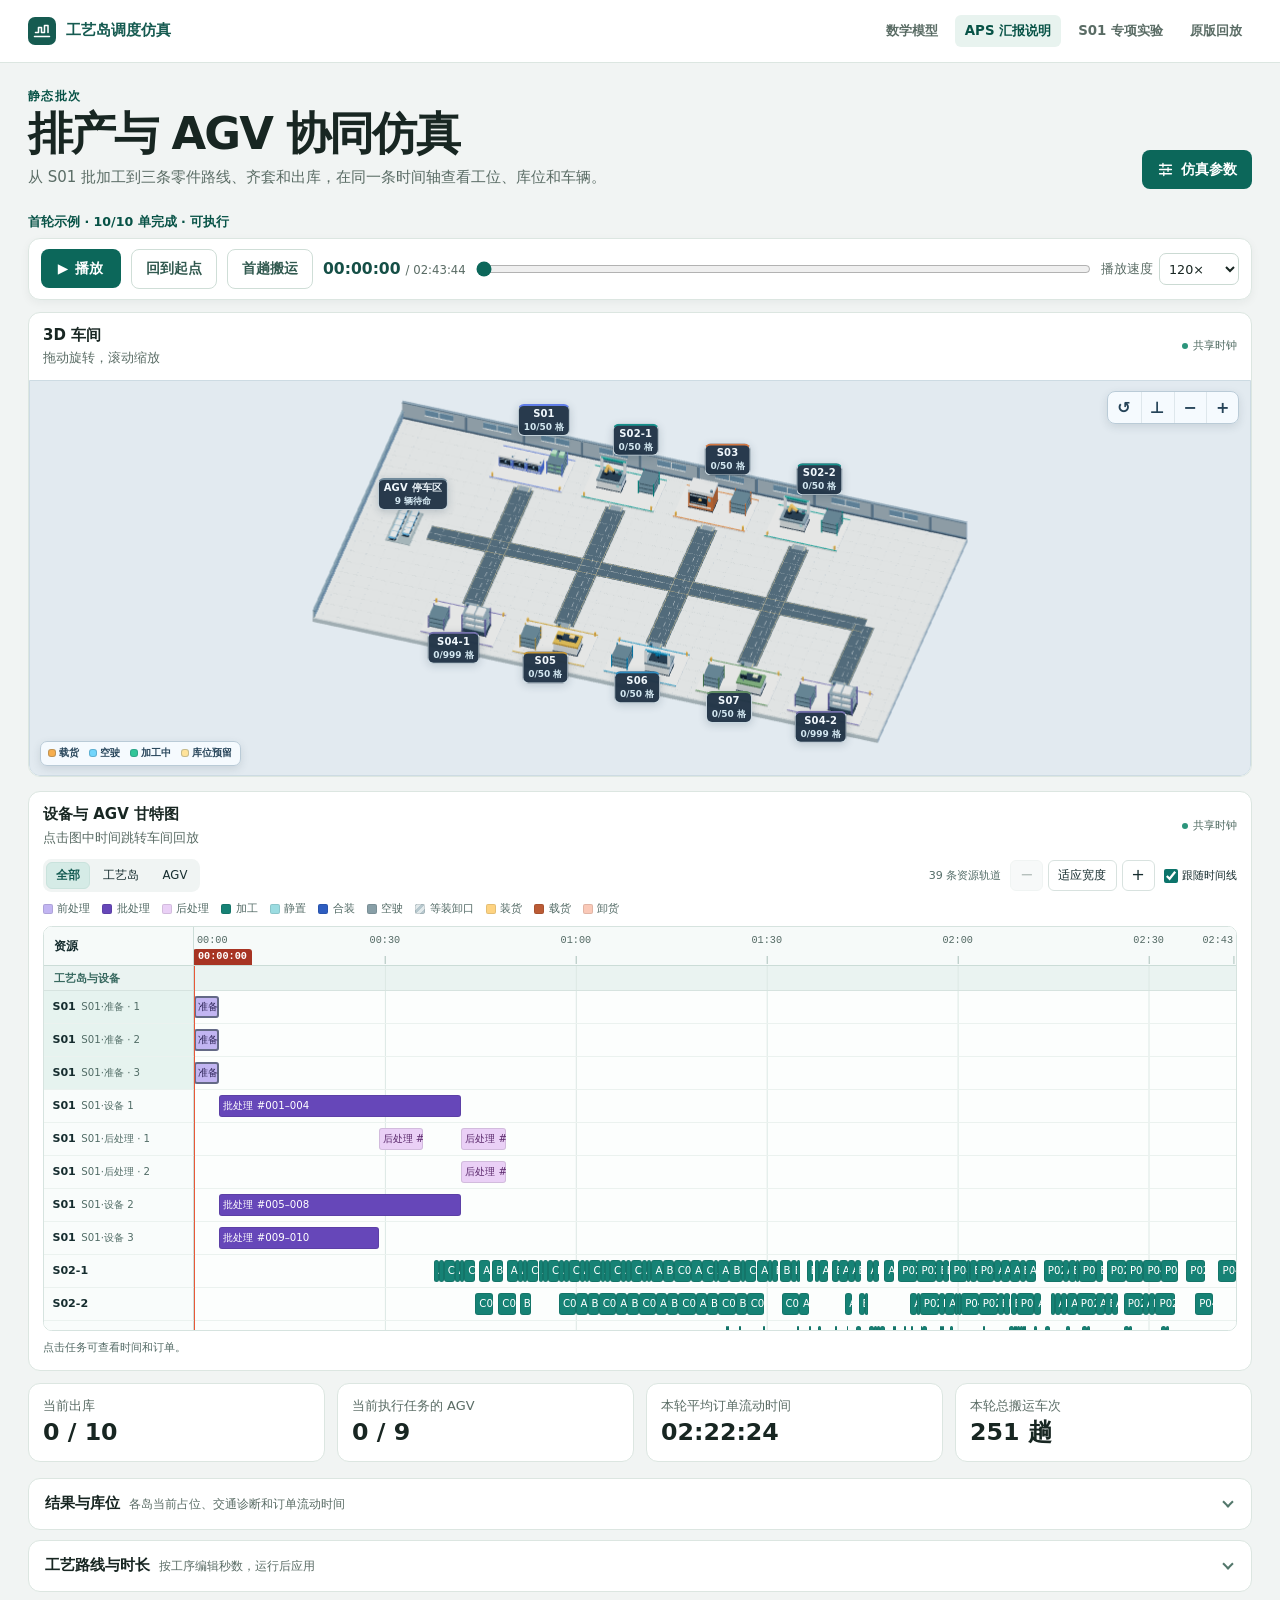
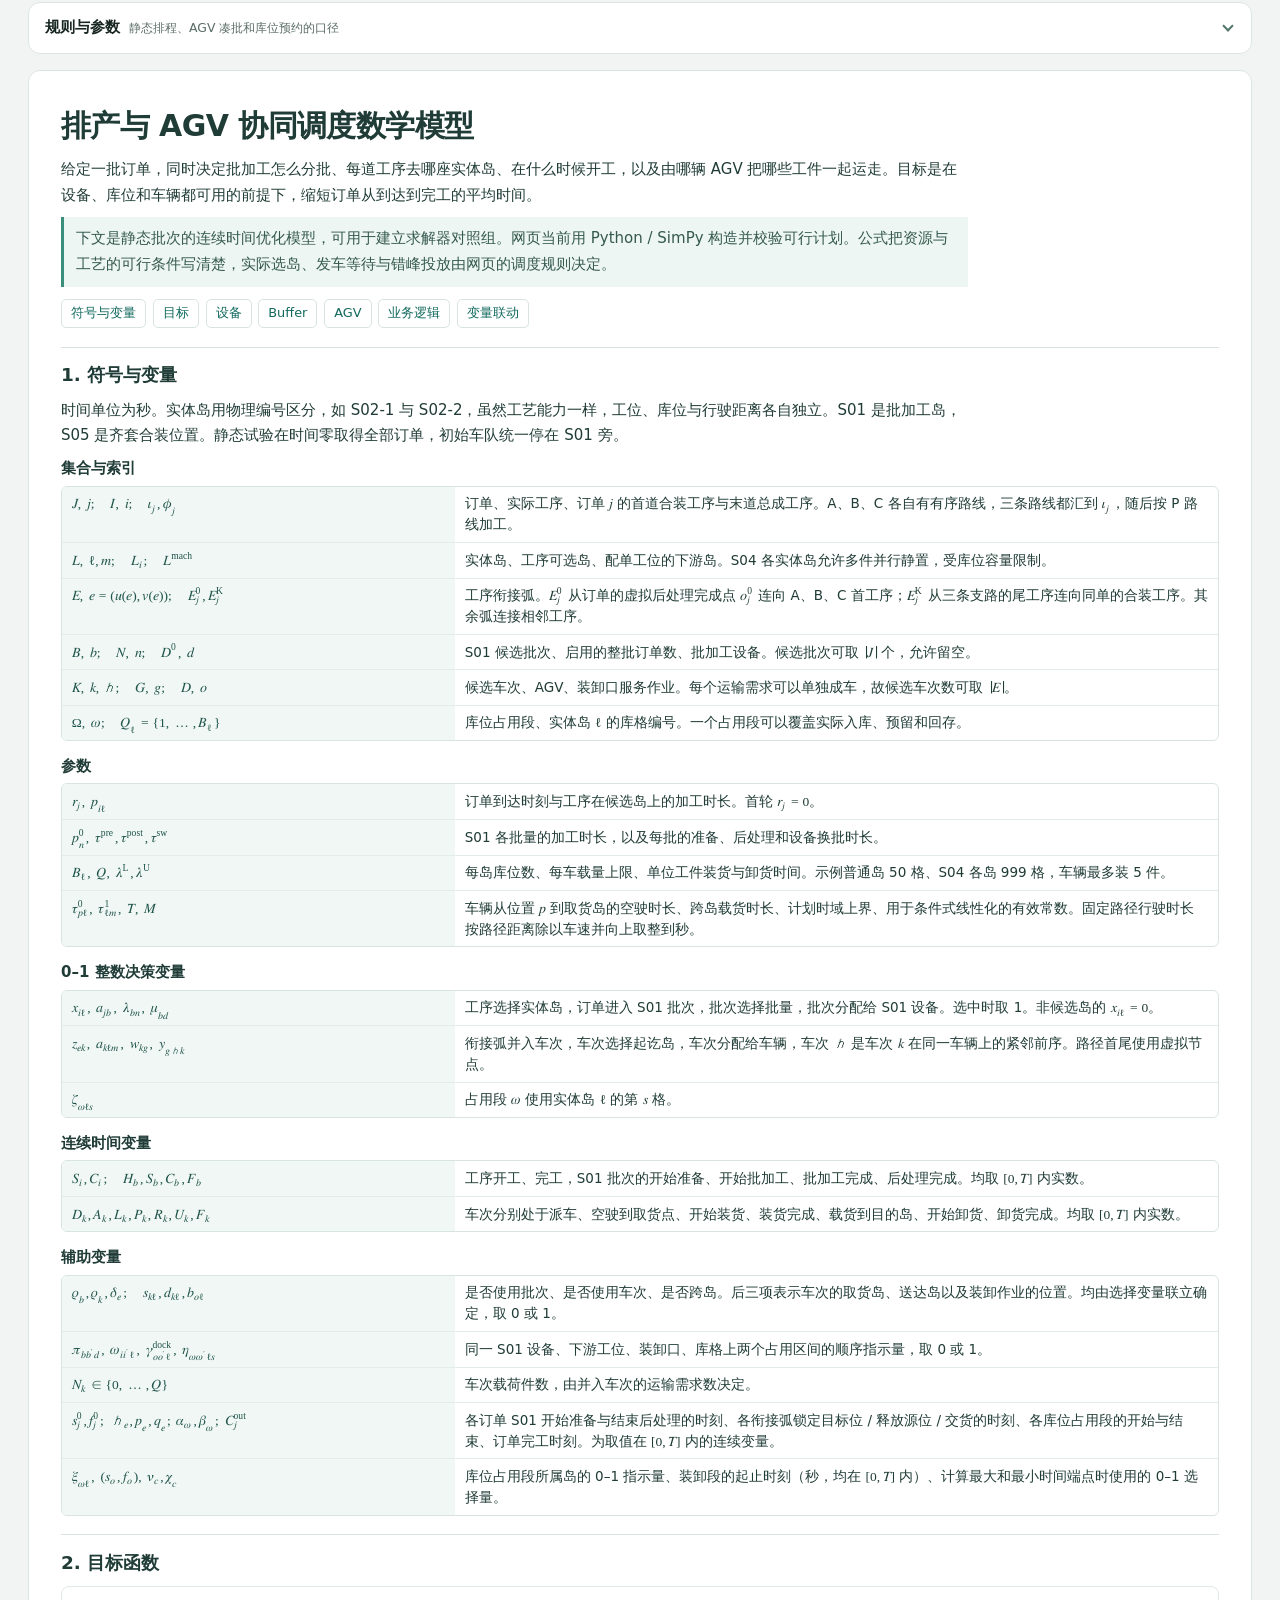
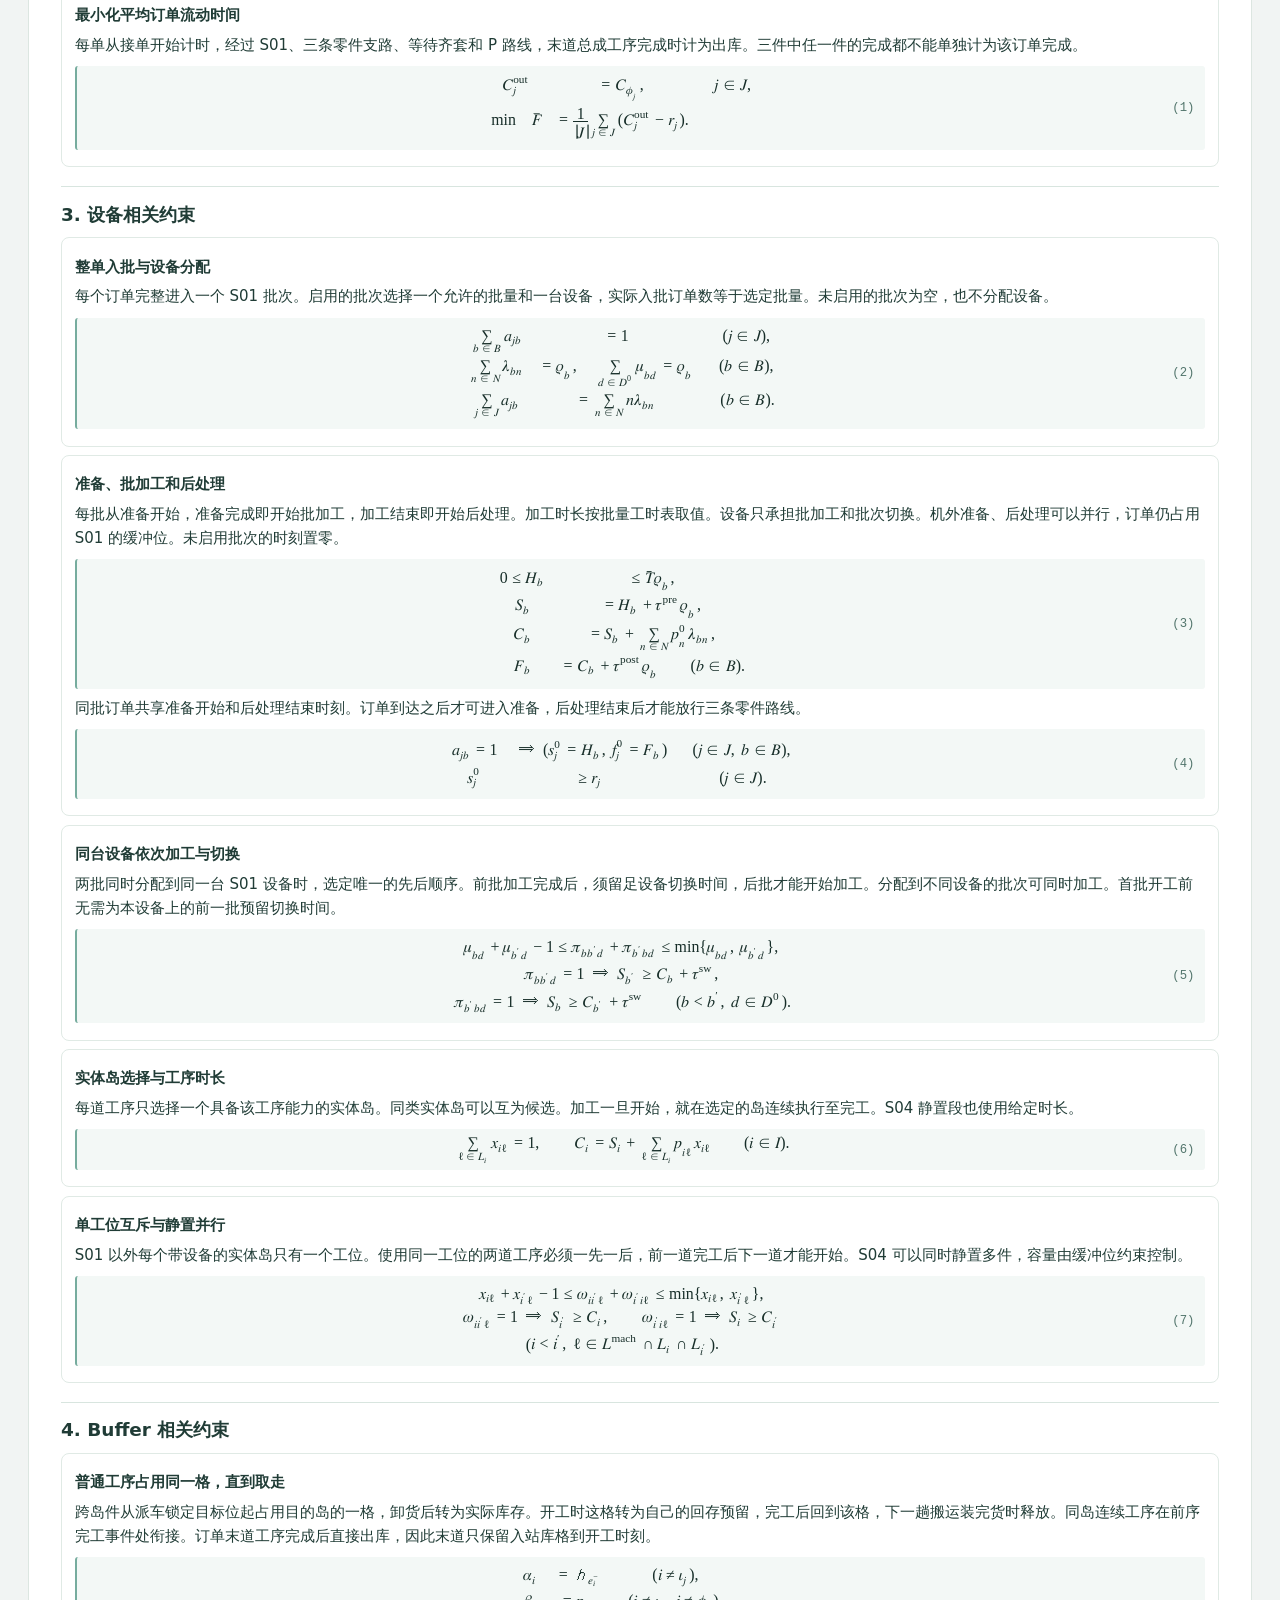
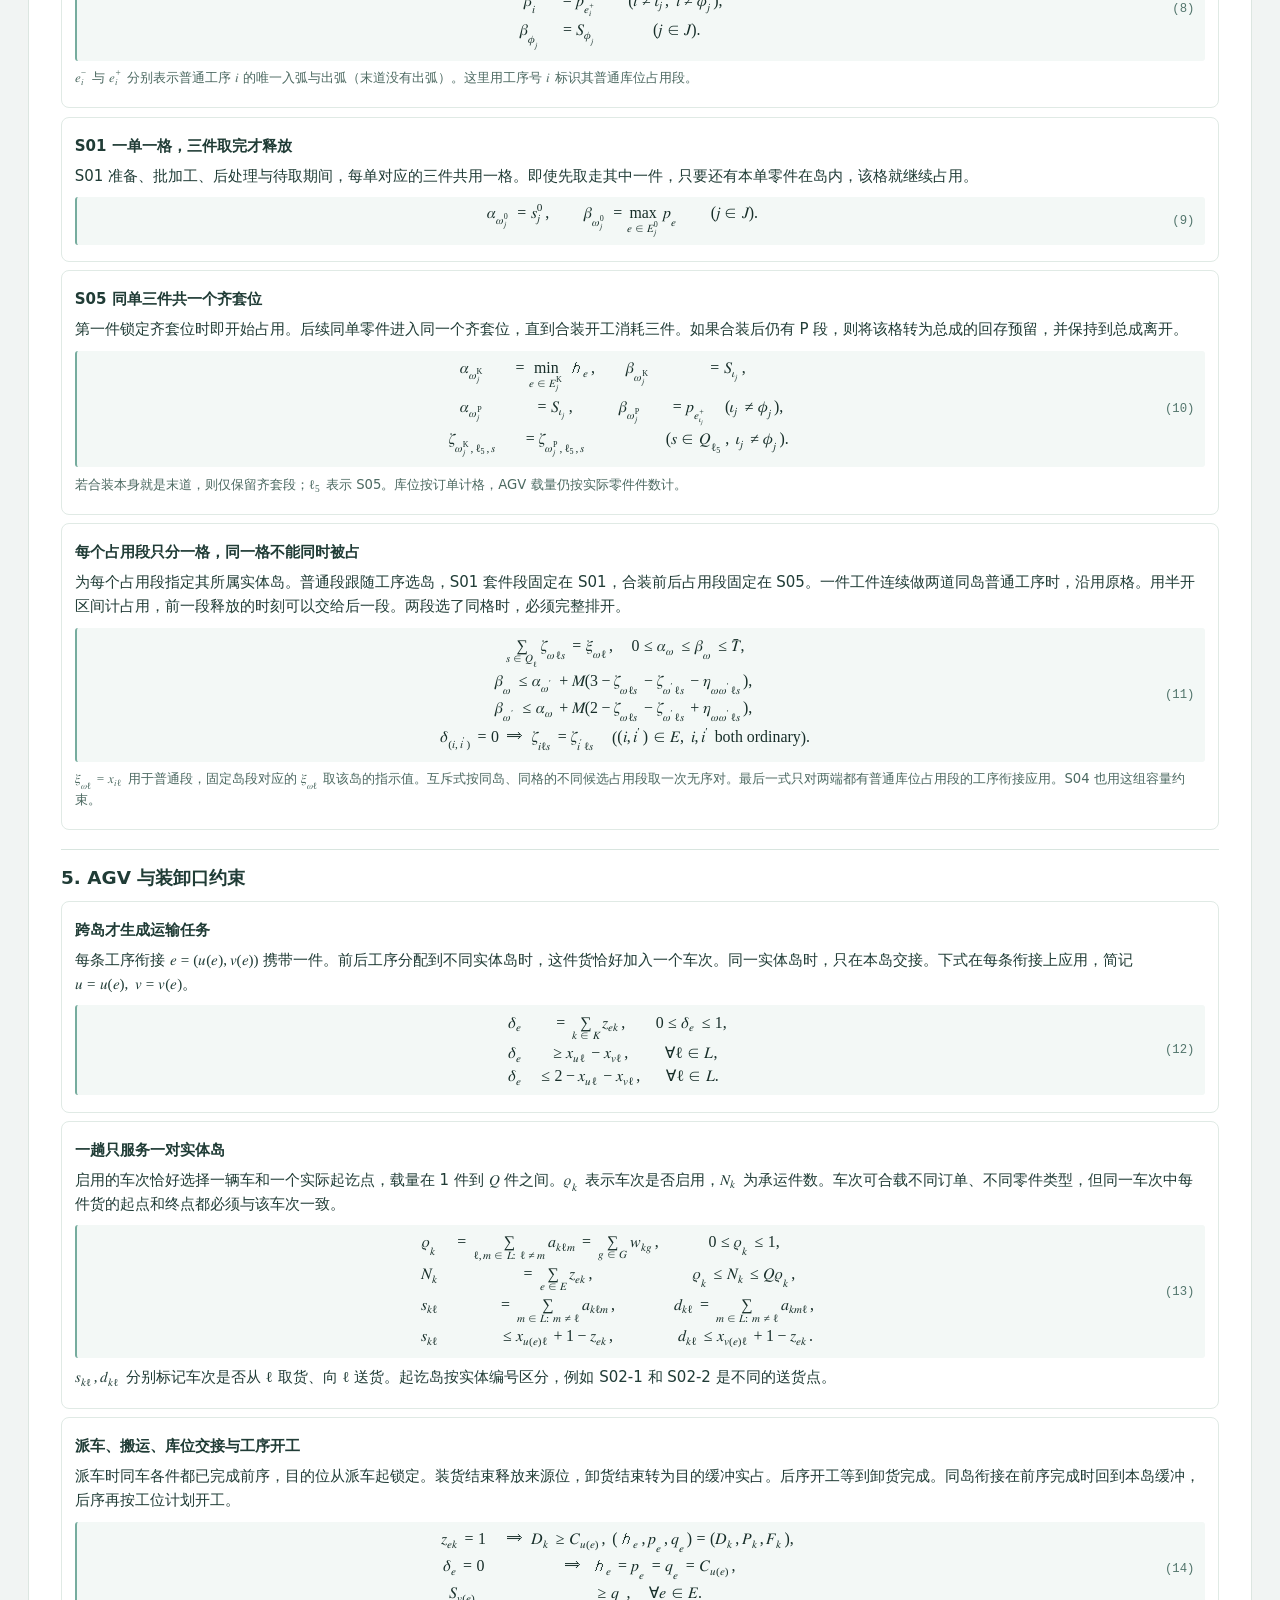
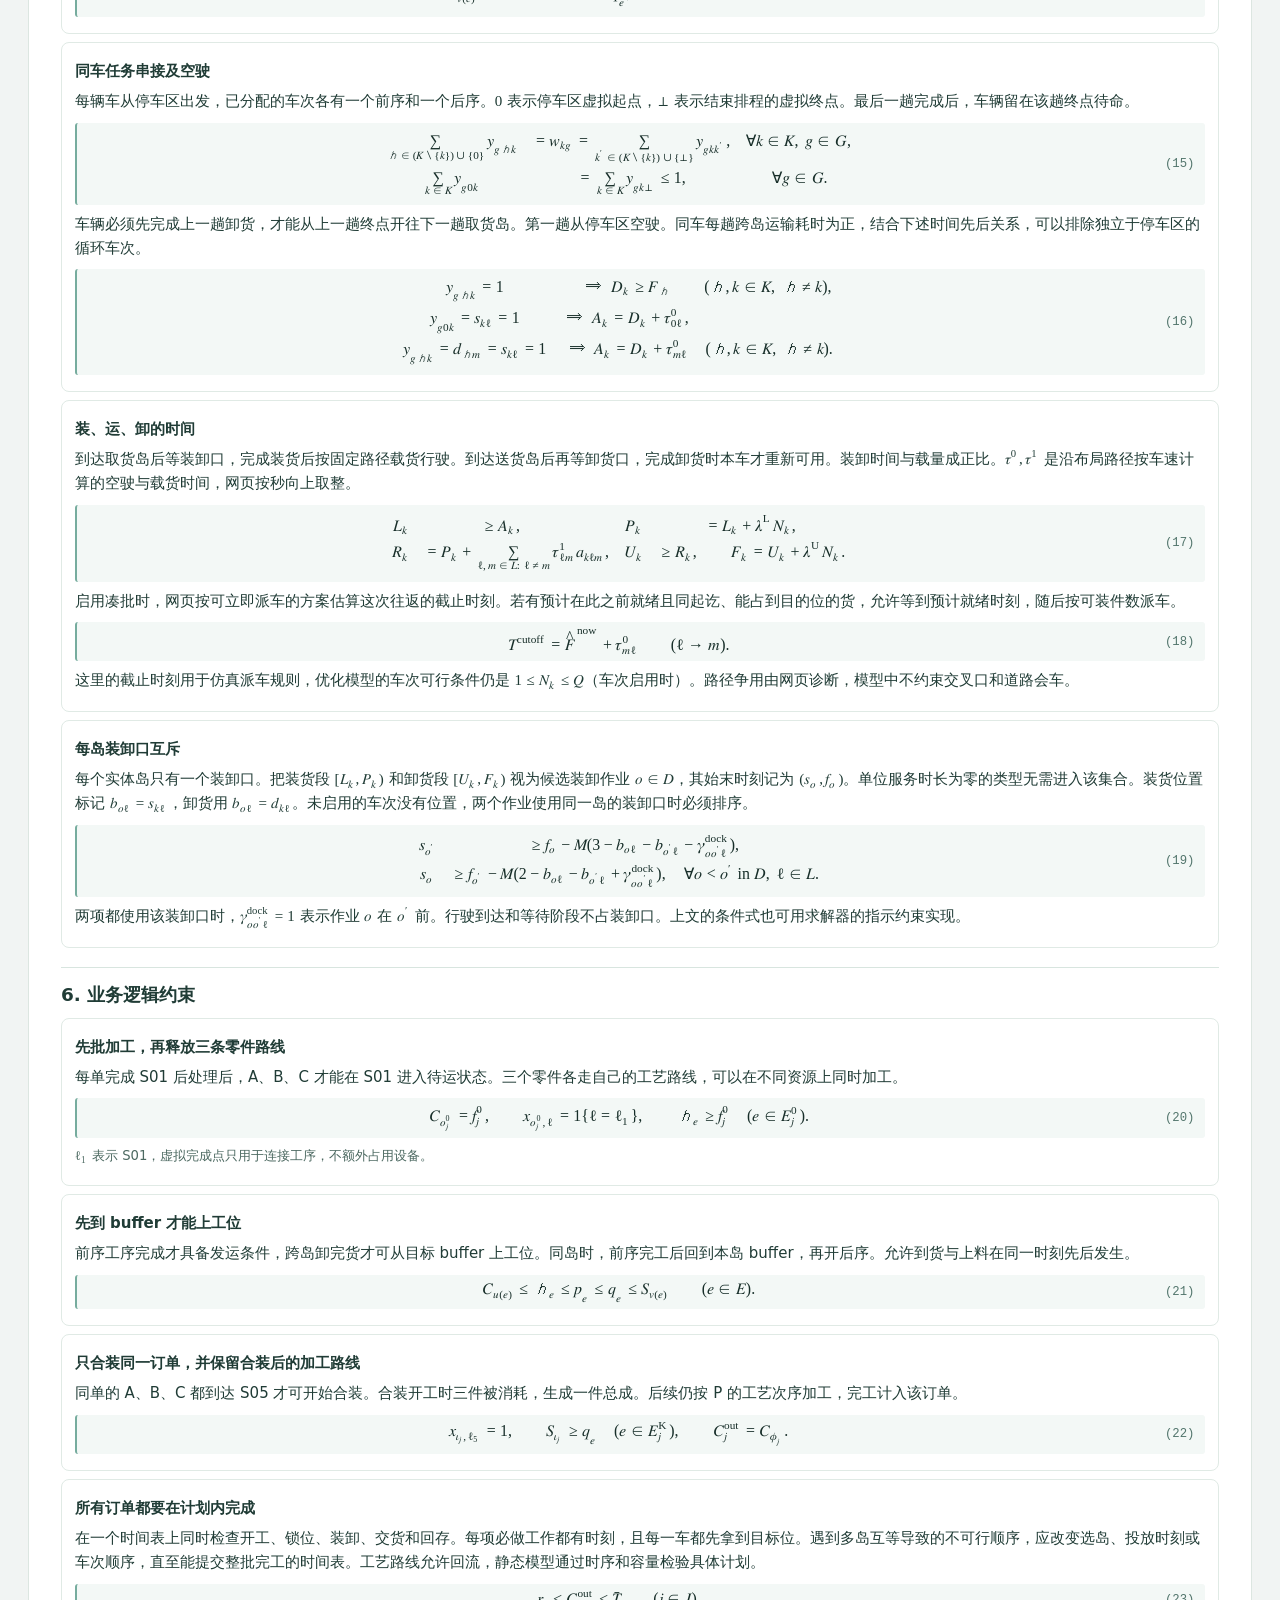
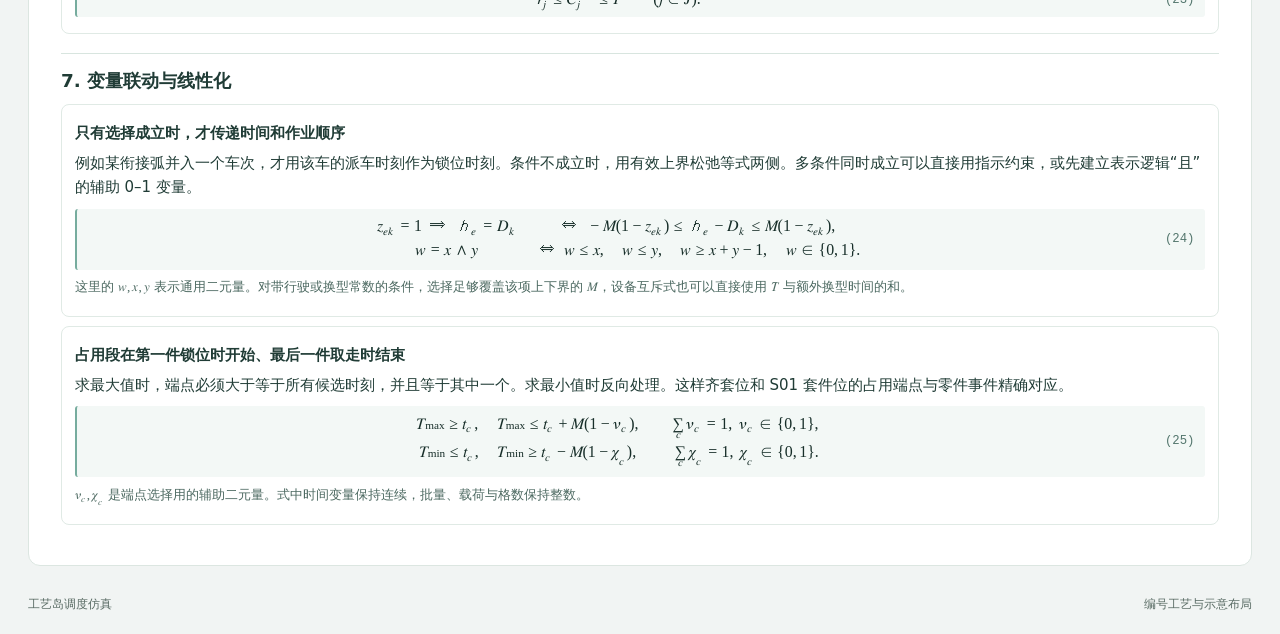
<file: docs/index.html>
<!doctype html>
<html lang="zh-CN">
<head>
  <meta charset="utf-8">
  <meta name="viewport" content="width=device-width, initial-scale=1">
  <link rel="icon" href="data:,">
  <meta name="theme-color" content="#f1f4f3">
  <meta name="description" content="在同一个仿真时钟下回放设备排程、AGV 搬运及车间三维状态。">
  <title>排产与 AGV 协同仿真</title>
  <link rel="stylesheet" href="./joint/joint.css">
  <link rel="stylesheet" href="./joint/factory-view.css">
  <link rel="stylesheet" href="./joint/gantt.css">
  <link rel="stylesheet" href="./joint/model.css">
  <script type="module" src="./joint/app.js"></script>
</head>
<body class="joint-page">
  <a class="skip-link" href="#main">跳到仿真</a>
  <header class="site-header">
    <div class="page-width header-inner">
      <a class="brand" href="./index.html" aria-label="排产与 AGV 协同仿真首页">
        <svg width="28" height="28" viewBox="0 0 28 28" aria-hidden="true" fill="none">
          <rect width="28" height="28" rx="7" fill="currentColor"/>
          <path d="M6.5 19.5h15M7.5 15.5h3v-5h3v5h3v-7h3.5v7" stroke="white" stroke-width="1.55" stroke-linecap="round" stroke-linejoin="round"/>
        </svg>
        工艺岛调度仿真
      </a>
      <nav class="site-nav" aria-label="演示页面">
        <a href="#mathematical-model">数学模型</a>
        <a class="nav-emphasis" id="aps-briefing-link" href="./aps-briefing.html">APS 汇报说明</a>
        <a href="./scheduling/">S01 专项实验</a>
        <a href="./classic.html">原版回放</a>
      </nav>
    </div>
  </header>
  <main id="main" class="page-width">
    <section class="hero" aria-labelledby="page-title">
      <div>
        <p class="eyebrow">静态批次</p>
        <h1 id="page-title">排产与 AGV 协同仿真</h1>
        <p class="hero-note">从 S01 批加工到三条零件路线、齐套和出库，在同一条时间轴查看工位、库位和车辆。</p>
      </div>
      <button class="button primary" id="settings-toggle" type="button" aria-controls="scenario-settings" aria-expanded="false">
        <svg width="17" height="17" viewBox="0 0 20 20" fill="none" aria-hidden="true"><path d="M3 5h14M3 10h14M3 15h14M7 3v4m6 1v4m-5 1v4" stroke="currentColor" stroke-width="1.6" stroke-linecap="round"/></svg>
        仿真参数
      </button>
    </section>

    <section id="scenario-settings" class="panel parameters" aria-labelledby="settings-title" hidden>
      <div class="panel-heading settings-heading">
        <div><h2 id="settings-title">仿真参数</h2><p>参数自动保存在当前浏览器。运行后生成新的排程与回放。</p></div>
        <button class="button secondary" id="defaults-button" type="button">恢复默认</button>
      </div>
      <form id="scenario-form">
        <div class="field-grid">
          <label class="field">订单数<span><input data-setting="orders" type="number" min="1" max="100" step="1" required> 单</span></label>
          <label class="field">S02 实体岛<span><input data-setting="glueCount" type="number" min="1" max="4" step="1" required> 个</span></label>
          <label class="field">S04 实体岛<span><input data-setting="restCount" type="number" min="1" max="4" step="1" required> 个</span></label>
          <label class="field">普通岛缓冲<span><input data-setting="buffer" type="number" min="1" max="9999" step="1" required> 格/岛</span></label>
          <label class="field">S04 缓冲<span><input data-setting="restBuffer" type="number" min="1" max="9999" step="1" required> 格/岛</span></label>
          <label class="field">AGV 数量<span><input data-setting="agvs" type="number" min="0" max="40" step="1" required> 台</span><small>填 0 按实体岛数</small></label>
          <label class="field">每车最多<span><input data-setting="maxLoad" type="number" min="1" max="5" step="1" required> 件</span></label>
          <label class="field">AGV 速度<span><input data-setting="speed" type="number" min="0.1" max="5" step="0.1" required> m/s</span></label>
          <label class="field">装货时间<span><input data-setting="loadSeconds" type="number" min="0" max="600" step="1" required> 秒/件</span></label>
          <label class="field">卸货时间<span><input data-setting="unloadSeconds" type="number" min="0" max="600" step="1" required> 秒/件</span></label>
          <label class="field">S01 设备<span><input data-setting="printMachines" type="number" min="1" max="12" step="1" required> 台</span></label>
          <label class="field">S01 准备<span><input data-setting="prepMinutes" type="number" min="0" max="180" step="1" required> 分钟</span></label>
          <label class="field">S01 后处理<span><input data-setting="postMinutes" type="number" min="0" max="180" step="1" required> 分钟</span></label>
          <label class="field">S01 换批<span><input data-setting="switchMinutes" type="number" min="0" max="180" step="1" required> 分钟</span></label>
        </div>
        <div class="settings-actions">
          <label class="check-field"><input data-setting="combine" type="checkbox">等待往返窗口内预计就绪的同路件</label>
          <p>加工时长可直接在下方工艺路线编辑。<a href="#routes">查看路线</a></p>
          <button class="button primary" id="run-button" type="submit">运行联合排程</button>
        </div>
      </form>
    </section>

    <section class="workspace" id="workspace" aria-label="仿真回放">
      <div class="run-line">
        <span id="run-status" class="run-status" role="status">正在加载示例排程…</span>
        <span id="parameter-status" class="parameter-status" hidden>参数已修改 · 运行后更新回放</span>
      </div>
      <div id="error-panel" class="message error-message" role="alert" hidden></div>
      <div id="blocking-panel" class="message warning-message" hidden><strong>未完成全部订单</strong><ul id="blocking-list"></ul></div>
      <section class="panel playback" aria-label="同步播放控制">
        <button class="button primary playback-play" id="play-button" type="button" disabled aria-label="播放回放"><span id="play-icon" aria-hidden="true">▶</span> <span id="play-label">播放</span></button>
        <button class="button secondary playback-reset" id="reset-button" type="button" disabled>回到起点</button>
        <button class="button secondary playback-jump" id="first-trip" type="button" disabled>首趟搬运</button>
        <div class="timeline-input">
          <div class="time-readout"><output id="time-label" for="clock-slider">00:00:00</output><span id="duration-label">/ —</span></div>
          <input id="clock-slider" type="range" min="0" max="1" value="0" step="any" aria-label="仿真时间" disabled>
        </div>
        <label class="playback-speed">播放速度<select id="play-speed" aria-label="播放速度"><option value="1">1×</option><option value="120" selected>120×</option><option value="600">600×</option><option value="1800">1,800×</option><option value="3600">3,600×</option><option value="7200">7,200×</option></select></label>
      </section>
      <div class="views">
        <section class="panel view" aria-labelledby="factory-title">
          <div class="panel-heading compact"><div><h2 id="factory-title">3D 车间</h2><p>拖动旋转，滚动缩放</p></div><span class="view-clock" aria-hidden="true"><i></i>共享时钟</span></div>
          <div class="joint-factory" id="factory-view" aria-label="交互式 3D 车间"></div>
        </section>
        <section class="panel view" aria-labelledby="gantt-title">
          <div class="panel-heading compact"><div><h2 id="gantt-title">设备与 AGV 甘特图</h2><p>点击图中时间跳转车间回放</p></div><span class="view-clock" aria-hidden="true"><i></i>共享时钟</span></div>
          <div id="gantt-view" aria-label="甘特图"></div>
        </section>
      </div>
      <dl class="metrics" aria-label="当前和本轮结果">
        <div class="panel metric"><dt>当前出库</dt><dd id="metric-complete">—</dd></div>
        <div class="panel metric"><dt>当前执行任务的 AGV</dt><dd id="metric-vehicles">—</dd></div>
        <div class="panel metric"><dt>本轮平均订单流动时间</dt><dd id="metric-flow">—</dd></div>
        <div class="panel metric"><dt>本轮总搬运车次</dt><dd id="metric-trips">—</dd></div>
      </dl>
    </section>

    <details class="panel report-panel" id="results">
      <summary><span><strong>结果与库位</strong><small>各岛当前占位、交通诊断和订单流动时间</small></span><span class="disclosure-icon" aria-hidden="true"></span></summary>
      <div class="report-body">
        <div class="results-grid">
          <section aria-labelledby="buffers-title"><h3 id="buffers-title">当前库位</h3><p class="muted">深色为实占，浅色为入站或回存预留。</p><div id="buffer-list" class="buffer-list"></div></section>
          <section aria-labelledby="validation-title"><h3 id="validation-title">本轮校验</h3><dl id="validation-list" class="validation-list"></dl><p class="muted" id="traffic-note"></p><details class="traffic-details" id="traffic-details" hidden><summary>查看潜在争用时间</summary><ul id="traffic-list"></ul></details></section>
        </div>
        <section class="order-details" aria-labelledby="orders-title">
          <div class="subheading"><h3 id="orders-title">订单明细</h3><button class="button secondary" id="export-button" type="button" disabled>导出 CSV</button></div>
          <div class="table-scroll"><table><thead><tr><th scope="col">订单</th><th scope="col">到达</th><th scope="col">完工</th><th scope="col">流动时间</th></tr></thead><tbody id="order-rows"></tbody></table></div>
        </section>
      </div>
    </details>

    <details class="panel report-panel" id="routes">
      <summary><span><strong>工艺路线与时长</strong><small>按工序编辑秒数，运行后应用</small></span><span class="disclosure-icon" aria-hidden="true"></span></summary>
      <div class="report-body route-body">
        <div class="subheading route-heading"><p class="route-caption">S01 批加工与后处理完成后，A、B、C 并行流转，按同一订单在 S05 齐套。随后按 P 段加工并记为出库。</p><button class="button primary" id="route-run-button" type="button" disabled>应用并运行</button></div>
        <div id="route-list" class="route-list"></div>
      </div>
    </details>

    <details class="panel report-panel" id="rules">
      <summary><span><strong>规则与参数</strong><small>静态排程、AGV 凑批和库位预约的口径</small></span><span class="disclosure-icon" aria-hidden="true"></span></summary>
      <div class="report-body rule-grid">
        <section><h3>订单与工艺</h3><p>订单在零时刻统一到达。批加工后拆分为 A、B、C，在 S05 齐套后按 P 路线加工。独立加工段开工前先经缓冲，待回存的工件开工时锁定回存位。S04 可并行静置，仍占缓冲容量。</p></section>
        <section><h3>搬运与凑批</h3><p>有限车队从 S01 旁出发。同一车次只走一对实体岛，载量 1–5 件。开启凑批时，可在预计往返时间内等同路件。取货前先锁目标位，运输计入空驶和装卸。</p></section>
        <section><h3>可行性与评价</h3><p>把工位、车辆与库位排在同一条时间轴。库位不足时尝试调整顺序或错峰投放，完整排空后才标为可执行。平均订单流动时间为完工减到达的平均值。</p></section>
        <section><h3>首轮实验边界</h3><p>车间采用示意布局，路径和装卸时间使用估算参数。规划沿固定路径行驶，记录潜在路段争用。首轮采用静态批次，四小时集单与未完成任务重排属后续实验。暂不计电量。</p></section>
      </div>
    </details>
    <section class="panel mathematical-model" id="mathematical-model" aria-labelledby="model-title">
  <header class="model-header">
    <h2 id="model-title">排产与 AGV 协同调度数学模型</h2>
    <p>给定一批订单，同时决定批加工怎么分批、每道工序去哪座实体岛、在什么时候开工，以及由哪辆 AGV 把哪些工件一起运走。目标是在设备、库位和车辆都可用的前提下，缩短订单从到达到完工的平均时间。</p>
    <p class="model-scope">下文是静态批次的连续时间优化模型，可用于建立求解器对照组。网页当前用 Python / SimPy 构造并校验可行计划。公式把资源与工艺的可行条件写清楚，实际选岛、发车等待与错峰投放由网页的调度规则决定。</p>
    <nav class="model-nav" aria-label="数学模型目录">
      <a href="#model-notation">符号与变量</a><a href="#model-objective">目标</a>
      <a href="#model-equipment">设备</a><a href="#model-buffer">Buffer</a>
      <a href="#model-agv">AGV</a><a href="#model-process">业务逻辑</a>
      <a href="#model-links">变量联动</a>
    </nav>
  </header>

  <section class="model-section" id="model-notation">
    <h3>1. 符号与变量</h3>
    <p>时间单位为秒。实体岛用物理编号区分，如 S02-1 与 S02-2，虽然工艺能力一样，工位、库位与行驶距离各自独立。S01 是批加工岛，S05 是齐套合装位置。静态试验在时间零取得全部订单，初始车队统一停在 S01 旁。</p>
    <h4>集合与索引</h4>
    <dl class="model-symbols">
      <dt><span><span class="katex"><math xmlns="http://www.w3.org/1998/Math/MathML"><semantics><mrow><mi mathvariant="script">J</mi><mo separator="true">,</mo><mtext> </mtext><mi>j</mi><mo separator="true">;</mo><mspace width="1em"/><mi mathvariant="script">I</mi><mo separator="true">,</mo><mtext> </mtext><mi>i</mi><mo separator="true">;</mo><mspace width="1em"/><msub><mi>ι</mi><mi>j</mi></msub><mo separator="true">,</mo><msub><mi>ϕ</mi><mi>j</mi></msub></mrow><annotation encoding="application/x-tex">\mathcal J,\ j;\quad \mathcal I,\ i;\quad \iota_j,\phi_j</annotation></semantics></math></span></span></dt><dd>订单、实际工序、订单 <span><span class="katex"><math xmlns="http://www.w3.org/1998/Math/MathML"><semantics><mrow><mi>j</mi></mrow><annotation encoding="application/x-tex">j</annotation></semantics></math></span></span> 的首道合装工序与末道总成工序。A、B、C 各自有有序路线，三条路线都汇到 <span><span class="katex"><math xmlns="http://www.w3.org/1998/Math/MathML"><semantics><mrow><msub><mi>ι</mi><mi>j</mi></msub></mrow><annotation encoding="application/x-tex">\iota_j</annotation></semantics></math></span></span>，随后按 P 路线加工。</dd>
      <dt><span><span class="katex"><math xmlns="http://www.w3.org/1998/Math/MathML"><semantics><mrow><mi mathvariant="script">L</mi><mo separator="true">,</mo><mtext> </mtext><mi mathvariant="normal">ℓ</mi><mo separator="true">,</mo><mi>m</mi><mo separator="true">;</mo><mspace width="1em"/><msub><mi mathvariant="script">L</mi><mi>i</mi></msub><mo separator="true">;</mo><mspace width="1em"/><msup><mi mathvariant="script">L</mi><mrow><mi mathvariant="normal">m</mi><mi mathvariant="normal">a</mi><mi mathvariant="normal">c</mi><mi mathvariant="normal">h</mi></mrow></msup></mrow><annotation encoding="application/x-tex">\mathcal L,\ \ell,m;\quad \mathcal L_i;\quad \mathcal L^{\mathrm{mach}}</annotation></semantics></math></span></span></dt><dd>实体岛、工序可选岛、配单工位的下游岛。S04 各实体岛允许多件并行静置，受库位容量限制。</dd>
      <dt><span><span class="katex"><math xmlns="http://www.w3.org/1998/Math/MathML"><semantics><mrow><mi mathvariant="script">E</mi><mo separator="true">,</mo><mtext> </mtext><mi>e</mi><mo>=</mo><mo stretchy="false">(</mo><mi>u</mi><mo stretchy="false">(</mo><mi>e</mi><mo stretchy="false">)</mo><mo separator="true">,</mo><mi>v</mi><mo stretchy="false">(</mo><mi>e</mi><mo stretchy="false">)</mo><mo stretchy="false">)</mo><mo separator="true">;</mo><mspace width="1em"/><msubsup><mi mathvariant="script">E</mi><mi>j</mi><mn>0</mn></msubsup><mo separator="true">,</mo><msubsup><mi mathvariant="script">E</mi><mi>j</mi><mi mathvariant="normal">K</mi></msubsup></mrow><annotation encoding="application/x-tex">\mathcal E,\ e=(u(e),v(e));\quad \mathcal E_j^0,\mathcal E_j^{\mathrm K}</annotation></semantics></math></span></span></dt><dd>工序衔接弧。<span><span class="katex"><math xmlns="http://www.w3.org/1998/Math/MathML"><semantics><mrow><msubsup><mi mathvariant="script">E</mi><mi>j</mi><mn>0</mn></msubsup></mrow><annotation encoding="application/x-tex">\mathcal E_j^0</annotation></semantics></math></span></span> 从订单的虚拟后处理完成点 <span><span class="katex"><math xmlns="http://www.w3.org/1998/Math/MathML"><semantics><mrow><msubsup><mi>o</mi><mi>j</mi><mn>0</mn></msubsup></mrow><annotation encoding="application/x-tex">o_j^0</annotation></semantics></math></span></span> 连向 A、B、C 首工序；<span><span class="katex"><math xmlns="http://www.w3.org/1998/Math/MathML"><semantics><mrow><msubsup><mi mathvariant="script">E</mi><mi>j</mi><mi mathvariant="normal">K</mi></msubsup></mrow><annotation encoding="application/x-tex">\mathcal E_j^{\mathrm K}</annotation></semantics></math></span></span> 从三条支路的尾工序连向同单的合装工序。其余弧连接相邻工序。</dd>
      <dt><span><span class="katex"><math xmlns="http://www.w3.org/1998/Math/MathML"><semantics><mrow><mi mathvariant="script">B</mi><mo separator="true">,</mo><mtext> </mtext><mi>b</mi><mo separator="true">;</mo><mspace width="1em"/><mi mathvariant="script">N</mi><mo separator="true">,</mo><mtext> </mtext><mi>n</mi><mo separator="true">;</mo><mspace width="1em"/><msup><mi mathvariant="script">D</mi><mn>0</mn></msup><mo separator="true">,</mo><mtext> </mtext><mi>d</mi></mrow><annotation encoding="application/x-tex">\mathcal B,\ b;\quad \mathcal N,\ n;\quad \mathcal D^0,\ d</annotation></semantics></math></span></span></dt><dd>S01 候选批次、启用的整批订单数、批加工设备。候选批次可取 <span><span class="katex"><math xmlns="http://www.w3.org/1998/Math/MathML"><semantics><mrow><mi mathvariant="normal">∣</mi><mi mathvariant="script">J</mi><mi mathvariant="normal">∣</mi></mrow><annotation encoding="application/x-tex">|\mathcal J|</annotation></semantics></math></span></span> 个，允许留空。</dd>
      <dt><span><span class="katex"><math xmlns="http://www.w3.org/1998/Math/MathML"><semantics><mrow><mi mathvariant="script">K</mi><mo separator="true">,</mo><mtext> </mtext><mi>k</mi><mo separator="true">,</mo><mi>h</mi><mo separator="true">;</mo><mspace width="1em"/><mi mathvariant="script">G</mi><mo separator="true">,</mo><mtext> </mtext><mi>g</mi><mo separator="true">;</mo><mspace width="1em"/><mi mathvariant="script">D</mi><mo separator="true">,</mo><mtext> </mtext><mi>o</mi></mrow><annotation encoding="application/x-tex">\mathcal K,\ k,h;\quad \mathcal G,\ g;\quad \mathcal D,\ o</annotation></semantics></math></span></span></dt><dd>候选车次、AGV、装卸口服务作业。每个运输需求可以单独成车，故候选车次数可取 <span><span class="katex"><math xmlns="http://www.w3.org/1998/Math/MathML"><semantics><mrow><mi mathvariant="normal">∣</mi><mi mathvariant="script">E</mi><mi mathvariant="normal">∣</mi></mrow><annotation encoding="application/x-tex">|\mathcal E|</annotation></semantics></math></span></span>。</dd>
      <dt><span><span class="katex"><math xmlns="http://www.w3.org/1998/Math/MathML"><semantics><mrow><mi mathvariant="normal">Ω</mi><mo separator="true">,</mo><mtext> </mtext><mi>ω</mi><mo separator="true">;</mo><mspace width="1em"/><msub><mi mathvariant="script">Q</mi><mi mathvariant="normal">ℓ</mi></msub><mo>=</mo><mo stretchy="false">{</mo><mn>1</mn><mo separator="true">,</mo><mo>…</mo><mo separator="true">,</mo><msub><mi>B</mi><mi mathvariant="normal">ℓ</mi></msub><mo stretchy="false">}</mo></mrow><annotation encoding="application/x-tex">\Omega,\ \omega;\quad \mathcal Q_\ell=\{1,\ldots,B_\ell\}</annotation></semantics></math></span></span></dt><dd>库位占用段、实体岛 <span><span class="katex"><math xmlns="http://www.w3.org/1998/Math/MathML"><semantics><mrow><mi mathvariant="normal">ℓ</mi></mrow><annotation encoding="application/x-tex">\ell</annotation></semantics></math></span></span> 的库格编号。一个占用段可以覆盖实际入库、预留和回存。</dd>
    </dl>

    <h4>参数</h4>
    <dl class="model-symbols">
      <dt><span><span class="katex"><math xmlns="http://www.w3.org/1998/Math/MathML"><semantics><mrow><msub><mi>r</mi><mi>j</mi></msub><mo separator="true">,</mo><mtext> </mtext><msub><mi>p</mi><mrow><mi>i</mi><mi mathvariant="normal">ℓ</mi></mrow></msub></mrow><annotation encoding="application/x-tex">r_j,\ p_{i\ell}</annotation></semantics></math></span></span></dt><dd>订单到达时刻与工序在候选岛上的加工时长。首轮 <span><span class="katex"><math xmlns="http://www.w3.org/1998/Math/MathML"><semantics><mrow><msub><mi>r</mi><mi>j</mi></msub><mo>=</mo><mn>0</mn></mrow><annotation encoding="application/x-tex">r_j=0</annotation></semantics></math></span></span>。</dd>
      <dt><span><span class="katex"><math xmlns="http://www.w3.org/1998/Math/MathML"><semantics><mrow><msubsup><mi>p</mi><mi>n</mi><mn>0</mn></msubsup><mo separator="true">,</mo><mtext> </mtext><msup><mi>τ</mi><mrow><mi mathvariant="normal">p</mi><mi mathvariant="normal">r</mi><mi mathvariant="normal">e</mi></mrow></msup><mo separator="true">,</mo><msup><mi>τ</mi><mrow><mi mathvariant="normal">p</mi><mi mathvariant="normal">o</mi><mi mathvariant="normal">s</mi><mi mathvariant="normal">t</mi></mrow></msup><mo separator="true">,</mo><msup><mi>τ</mi><mrow><mi mathvariant="normal">s</mi><mi mathvariant="normal">w</mi></mrow></msup></mrow><annotation encoding="application/x-tex">p_n^0,\ \tau^{\mathrm{pre}},\tau^{\mathrm{post}},\tau^{\mathrm{sw}}</annotation></semantics></math></span></span></dt><dd>S01 各批量的加工时长，以及每批的准备、后处理和设备换批时长。</dd>
      <dt><span><span class="katex"><math xmlns="http://www.w3.org/1998/Math/MathML"><semantics><mrow><msub><mi>B</mi><mi mathvariant="normal">ℓ</mi></msub><mo separator="true">,</mo><mtext> </mtext><mi>Q</mi><mo separator="true">,</mo><mtext> </mtext><msup><mi>λ</mi><mi mathvariant="normal">L</mi></msup><mo separator="true">,</mo><msup><mi>λ</mi><mi mathvariant="normal">U</mi></msup></mrow><annotation encoding="application/x-tex">B_\ell,\ Q,\ \lambda^{\mathrm L},\lambda^{\mathrm U}</annotation></semantics></math></span></span></dt><dd>每岛库位数、每车载量上限、单位工件装货与卸货时间。示例普通岛 50 格、S04 各岛 999 格，车辆最多装 5 件。</dd>
      <dt><span><span class="katex"><math xmlns="http://www.w3.org/1998/Math/MathML"><semantics><mrow><msubsup><mi>τ</mi><mrow><mi>p</mi><mi mathvariant="normal">ℓ</mi></mrow><mn>0</mn></msubsup><mo separator="true">,</mo><mtext> </mtext><msubsup><mi>τ</mi><mrow><mi mathvariant="normal">ℓ</mi><mi>m</mi></mrow><mn>1</mn></msubsup><mo separator="true">,</mo><mtext> </mtext><mover accent="true"><mi>T</mi><mo>ˉ</mo></mover><mo separator="true">,</mo><mtext> </mtext><mi>M</mi></mrow><annotation encoding="application/x-tex">\tau^0_{p\ell},\ \tau^1_{\ell m},\ \bar T,\ M</annotation></semantics></math></span></span></dt><dd>车辆从位置 <span><span class="katex"><math xmlns="http://www.w3.org/1998/Math/MathML"><semantics><mrow><mi>p</mi></mrow><annotation encoding="application/x-tex">p</annotation></semantics></math></span></span> 到取货岛的空驶时长、跨岛载货时长、计划时域上界、用于条件式线性化的有效常数。固定路径行驶时长按路径距离除以车速并向上取整到秒。</dd>
    </dl>

    <h4>0–1 整数决策变量</h4>
    <dl class="model-symbols">
      <dt><span><span class="katex"><math xmlns="http://www.w3.org/1998/Math/MathML"><semantics><mrow><msub><mi>x</mi><mrow><mi>i</mi><mi mathvariant="normal">ℓ</mi></mrow></msub><mo separator="true">,</mo><mtext> </mtext><msub><mi>a</mi><mrow><mi>j</mi><mi>b</mi></mrow></msub><mo separator="true">,</mo><mtext> </mtext><msub><mi>λ</mi><mrow><mi>b</mi><mi>n</mi></mrow></msub><mo separator="true">,</mo><mtext> </mtext><msub><mi>μ</mi><mrow><mi>b</mi><mi>d</mi></mrow></msub></mrow><annotation encoding="application/x-tex">x_{i\ell},\ a_{jb},\ \lambda_{bn},\ \mu_{bd}</annotation></semantics></math></span></span></dt><dd>工序选择实体岛，订单进入 S01 批次，批次选择批量，批次分配给 S01 设备。选中时取 1。非候选岛的 <span><span class="katex"><math xmlns="http://www.w3.org/1998/Math/MathML"><semantics><mrow><msub><mi>x</mi><mrow><mi>i</mi><mi mathvariant="normal">ℓ</mi></mrow></msub><mo>=</mo><mn>0</mn></mrow><annotation encoding="application/x-tex">x_{i\ell}=0</annotation></semantics></math></span></span>。</dd>
      <dt><span><span class="katex"><math xmlns="http://www.w3.org/1998/Math/MathML"><semantics><mrow><msub><mi>z</mi><mrow><mi>e</mi><mi>k</mi></mrow></msub><mo separator="true">,</mo><mtext> </mtext><msub><mi>a</mi><mrow><mi>k</mi><mi mathvariant="normal">ℓ</mi><mi>m</mi></mrow></msub><mo separator="true">,</mo><mtext> </mtext><msub><mi>w</mi><mrow><mi>k</mi><mi>g</mi></mrow></msub><mo separator="true">,</mo><mtext> </mtext><msub><mi>y</mi><mrow><mi>g</mi><mi>h</mi><mi>k</mi></mrow></msub></mrow><annotation encoding="application/x-tex">z_{ek},\ a_{k\ell m},\ w_{kg},\ y_{ghk}</annotation></semantics></math></span></span></dt><dd>衔接弧并入车次，车次选择起讫岛，车次分配给车辆，车次 <span><span class="katex"><math xmlns="http://www.w3.org/1998/Math/MathML"><semantics><mrow><mi>h</mi></mrow><annotation encoding="application/x-tex">h</annotation></semantics></math></span></span> 是车次 <span><span class="katex"><math xmlns="http://www.w3.org/1998/Math/MathML"><semantics><mrow><mi>k</mi></mrow><annotation encoding="application/x-tex">k</annotation></semantics></math></span></span> 在同一车辆上的紧邻前序。路径首尾使用虚拟节点。</dd>
      <dt><span><span class="katex"><math xmlns="http://www.w3.org/1998/Math/MathML"><semantics><mrow><msub><mi>ζ</mi><mrow><mi>ω</mi><mi mathvariant="normal">ℓ</mi><mi>s</mi></mrow></msub></mrow><annotation encoding="application/x-tex">\zeta_{\omega\ell s}</annotation></semantics></math></span></span></dt><dd>占用段 <span><span class="katex"><math xmlns="http://www.w3.org/1998/Math/MathML"><semantics><mrow><mi>ω</mi></mrow><annotation encoding="application/x-tex">\omega</annotation></semantics></math></span></span> 使用实体岛 <span><span class="katex"><math xmlns="http://www.w3.org/1998/Math/MathML"><semantics><mrow><mi mathvariant="normal">ℓ</mi></mrow><annotation encoding="application/x-tex">\ell</annotation></semantics></math></span></span> 的第 <span><span class="katex"><math xmlns="http://www.w3.org/1998/Math/MathML"><semantics><mrow><mi>s</mi></mrow><annotation encoding="application/x-tex">s</annotation></semantics></math></span></span> 格。</dd>
    </dl>

    <h4>连续时间变量</h4>
    <dl class="model-symbols">
      <dt><span><span class="katex"><math xmlns="http://www.w3.org/1998/Math/MathML"><semantics><mrow><msub><mi>S</mi><mi>i</mi></msub><mo separator="true">,</mo><msub><mi>C</mi><mi>i</mi></msub><mo separator="true">;</mo><mspace width="1em"/><msub><mi>H</mi><mi>b</mi></msub><mo separator="true">,</mo><msub><mi>S</mi><mi>b</mi></msub><mo separator="true">,</mo><msub><mi>C</mi><mi>b</mi></msub><mo separator="true">,</mo><msub><mi>F</mi><mi>b</mi></msub></mrow><annotation encoding="application/x-tex">S_i,C_i;\quad H_b,S_b,C_b,F_b</annotation></semantics></math></span></span></dt><dd>工序开工、完工，S01 批次的开始准备、开始批加工、批加工完成、后处理完成。均取 <span><span class="katex"><math xmlns="http://www.w3.org/1998/Math/MathML"><semantics><mrow><mo stretchy="false">[</mo><mn>0</mn><mo separator="true">,</mo><mover accent="true"><mi>T</mi><mo>ˉ</mo></mover><mo stretchy="false">]</mo></mrow><annotation encoding="application/x-tex">[0,\bar T]</annotation></semantics></math></span></span> 内实数。</dd>
      <dt><span><span class="katex"><math xmlns="http://www.w3.org/1998/Math/MathML"><semantics><mrow><msub><mi>D</mi><mi>k</mi></msub><mo separator="true">,</mo><msub><mi>A</mi><mi>k</mi></msub><mo separator="true">,</mo><msub><mi>L</mi><mi>k</mi></msub><mo separator="true">,</mo><msub><mi>P</mi><mi>k</mi></msub><mo separator="true">,</mo><msub><mi>R</mi><mi>k</mi></msub><mo separator="true">,</mo><msub><mi>U</mi><mi>k</mi></msub><mo separator="true">,</mo><msub><mi>F</mi><mi>k</mi></msub></mrow><annotation encoding="application/x-tex">D_k,A_k,L_k,P_k,R_k,U_k,F_k</annotation></semantics></math></span></span></dt><dd>车次分别处于派车、空驶到取货点、开始装货、装货完成、载货到目的岛、开始卸货、卸货完成。均取 <span><span class="katex"><math xmlns="http://www.w3.org/1998/Math/MathML"><semantics><mrow><mo stretchy="false">[</mo><mn>0</mn><mo separator="true">,</mo><mover accent="true"><mi>T</mi><mo>ˉ</mo></mover><mo stretchy="false">]</mo></mrow><annotation encoding="application/x-tex">[0,\bar T]</annotation></semantics></math></span></span> 内实数。</dd>
    </dl>

    <h4>辅助变量</h4>
    <dl class="model-symbols">
      <dt><span><span class="katex"><math xmlns="http://www.w3.org/1998/Math/MathML"><semantics><mrow><msub><mi>ρ</mi><mi>b</mi></msub><mo separator="true">,</mo><msub><mi>ρ</mi><mi>k</mi></msub><mo separator="true">,</mo><msub><mi>δ</mi><mi>e</mi></msub><mo separator="true">;</mo><mspace width="1em"/><msub><mi>s</mi><mrow><mi>k</mi><mi mathvariant="normal">ℓ</mi></mrow></msub><mo separator="true">,</mo><msub><mi>d</mi><mrow><mi>k</mi><mi mathvariant="normal">ℓ</mi></mrow></msub><mo separator="true">,</mo><msub><mi>b</mi><mrow><mi>o</mi><mi mathvariant="normal">ℓ</mi></mrow></msub></mrow><annotation encoding="application/x-tex">\rho_b,\rho_k,\delta_e;\quad s_{k\ell},d_{k\ell},b_{o\ell}</annotation></semantics></math></span></span></dt><dd>是否使用批次、是否使用车次、是否跨岛。后三项表示车次的取货岛、送达岛以及装卸作业的位置。均由选择变量联立确定，取 0 或 1。</dd>
      <dt><span><span class="katex"><math xmlns="http://www.w3.org/1998/Math/MathML"><semantics><mrow><msub><mi>π</mi><mrow><mi>b</mi><msup><mi>b</mi><mo mathvariant="normal" lspace="0em" rspace="0em">′</mo></msup><mi>d</mi></mrow></msub><mo separator="true">,</mo><mtext> </mtext><msub><mi>ω</mi><mrow><mi>i</mi><msup><mi>i</mi><mo mathvariant="normal" lspace="0em" rspace="0em">′</mo></msup><mi mathvariant="normal">ℓ</mi></mrow></msub><mo separator="true">,</mo><mtext> </mtext><msubsup><mi>γ</mi><mrow><mi>o</mi><msup><mi>o</mi><mo mathvariant="normal" lspace="0em" rspace="0em">′</mo></msup><mi mathvariant="normal">ℓ</mi></mrow><mrow><mi mathvariant="normal">d</mi><mi mathvariant="normal">o</mi><mi mathvariant="normal">c</mi><mi mathvariant="normal">k</mi></mrow></msubsup><mo separator="true">,</mo><mtext> </mtext><msub><mi>η</mi><mrow><mi>ω</mi><msup><mi>ω</mi><mo mathvariant="normal" lspace="0em" rspace="0em">′</mo></msup><mi mathvariant="normal">ℓ</mi><mi>s</mi></mrow></msub></mrow><annotation encoding="application/x-tex">\pi_{bb&#x27;d},\ \omega_{ii&#x27;\ell},\ \gamma^{\mathrm{dock}}_{oo&#x27;\ell},\ \eta_{\omega\omega&#x27;\ell s}</annotation></semantics></math></span></span></dt><dd>同一 S01 设备、下游工位、装卸口、库格上两个占用区间的顺序指示量，取 0 或 1。</dd>
      <dt><span><span class="katex"><math xmlns="http://www.w3.org/1998/Math/MathML"><semantics><mrow><msub><mi>N</mi><mi>k</mi></msub><mo>∈</mo><mo stretchy="false">{</mo><mn>0</mn><mo separator="true">,</mo><mo>…</mo><mo separator="true">,</mo><mi>Q</mi><mo stretchy="false">}</mo></mrow><annotation encoding="application/x-tex">N_k\in\{0,\ldots,Q\}</annotation></semantics></math></span></span></dt><dd>车次载荷件数，由并入车次的运输需求数决定。</dd>
      <dt><span><span class="katex"><math xmlns="http://www.w3.org/1998/Math/MathML"><semantics><mrow><msubsup><mi>s</mi><mi>j</mi><mn>0</mn></msubsup><mo separator="true">,</mo><msubsup><mi>f</mi><mi>j</mi><mn>0</mn></msubsup><mo separator="true">;</mo><mtext> </mtext><msub><mi>h</mi><mi>e</mi></msub><mo separator="true">,</mo><msub><mi>p</mi><mi>e</mi></msub><mo separator="true">,</mo><msub><mi>q</mi><mi>e</mi></msub><mo separator="true">;</mo><mtext> </mtext><msub><mi>α</mi><mi>ω</mi></msub><mo separator="true">,</mo><msub><mi>β</mi><mi>ω</mi></msub><mo separator="true">;</mo><mtext> </mtext><msubsup><mi>C</mi><mi>j</mi><mrow><mi mathvariant="normal">o</mi><mi mathvariant="normal">u</mi><mi mathvariant="normal">t</mi></mrow></msubsup></mrow><annotation encoding="application/x-tex">s_j^0,f_j^0;\ h_e,p_e,q_e;\ \alpha_\omega,\beta_\omega;\ C_j^{\mathrm{out}}</annotation></semantics></math></span></span></dt><dd>各订单 S01 开始准备与结束后处理的时刻、各衔接弧锁定目标位 / 释放源位 / 交货的时刻、各库位占用段的开始与结束、订单完工时刻。为取值在 <span><span class="katex"><math xmlns="http://www.w3.org/1998/Math/MathML"><semantics><mrow><mo stretchy="false">[</mo><mn>0</mn><mo separator="true">,</mo><mover accent="true"><mi>T</mi><mo>ˉ</mo></mover><mo stretchy="false">]</mo></mrow><annotation encoding="application/x-tex">[0,\bar T]</annotation></semantics></math></span></span> 内的连续变量。</dd>
      <dt><span><span class="katex"><math xmlns="http://www.w3.org/1998/Math/MathML"><semantics><mrow><msub><mi>ξ</mi><mrow><mi>ω</mi><mi mathvariant="normal">ℓ</mi></mrow></msub><mo separator="true">,</mo><mtext> </mtext><mo stretchy="false">(</mo><msub><mi>s</mi><mi>o</mi></msub><mo separator="true">,</mo><msub><mi>f</mi><mi>o</mi></msub><mo stretchy="false">)</mo><mo separator="true">,</mo><mtext> </mtext><msub><mi>ν</mi><mi>c</mi></msub><mo separator="true">,</mo><msub><mi>χ</mi><mi>c</mi></msub></mrow><annotation encoding="application/x-tex">\xi_{\omega\ell},\ (s_o,f_o),\ \nu_c,\chi_c</annotation></semantics></math></span></span></dt><dd>库位占用段所属岛的 0–1 指示量、装卸段的起止时刻（秒，均在 <span><span class="katex"><math xmlns="http://www.w3.org/1998/Math/MathML"><semantics><mrow><mo stretchy="false">[</mo><mn>0</mn><mo separator="true">,</mo><mover accent="true"><mi>T</mi><mo>ˉ</mo></mover><mo stretchy="false">]</mo></mrow><annotation encoding="application/x-tex">[0,\bar T]</annotation></semantics></math></span></span> 内）、计算最大和最小时间端点时使用的 0–1 选择量。</dd>
    </dl>
  </section>

  <section class="model-section" id="model-objective">
    <h3>2. 目标函数</h3>
    <article class="model-card">
      <h4>最小化平均订单流动时间</h4>
      <p>每单从接单开始计时，经过 S01、三条零件支路、等待齐套和 P 路线，末道总成工序完成时计为出库。三件中任一件的完成都不能单独计为该订单完成。</p>
      <div class="model-equation"><span class="katex"><math xmlns="http://www.w3.org/1998/Math/MathML" display="block"><semantics><mtable rowspacing="0.25em" columnalign="right left right left" columnspacing="0em 1em 0em"><mtr><mtd><mstyle scriptlevel="0" displaystyle="true"><msubsup><mi>C</mi><mi>j</mi><mrow><mi mathvariant="normal">o</mi><mi mathvariant="normal">u</mi><mi mathvariant="normal">t</mi></mrow></msubsup></mstyle></mtd><mtd><mstyle scriptlevel="0" displaystyle="true"><mrow><mrow></mrow><mo>=</mo><msub><mi>C</mi><msub><mi>ϕ</mi><mi>j</mi></msub></msub><mo separator="true">,</mo></mrow></mstyle></mtd><mtd><mstyle scriptlevel="0" displaystyle="true"><mrow></mrow></mstyle></mtd><mtd><mstyle scriptlevel="0" displaystyle="true"><mrow><mrow></mrow><mi>j</mi><mo>∈</mo><mi mathvariant="script">J</mi><mo separator="true">,</mo></mrow></mstyle></mtd></mtr><mtr><mtd><mstyle scriptlevel="0" displaystyle="true"><mrow><mi>min</mi><mo>⁡</mo><mspace width="1em"/><mover accent="true"><mi>F</mi><mo stretchy="true">‾</mo></mover></mrow></mstyle></mtd><mtd><mstyle scriptlevel="0" displaystyle="true"><mrow><mrow></mrow><mo>=</mo><mfrac><mn>1</mn><mrow><mi mathvariant="normal">∣</mi><mi mathvariant="script">J</mi><mi mathvariant="normal">∣</mi></mrow></mfrac><munder><mo>∑</mo><mrow><mi>j</mi><mo>∈</mo><mi mathvariant="script">J</mi></mrow></munder><mo stretchy="false">(</mo><msubsup><mi>C</mi><mi>j</mi><mrow><mi mathvariant="normal">o</mi><mi mathvariant="normal">u</mi><mi mathvariant="normal">t</mi></mrow></msubsup><mo>−</mo><msub><mi>r</mi><mi>j</mi></msub><mo stretchy="false">)</mo><mi mathvariant="normal">.</mi></mrow></mstyle></mtd></mtr></mtable><annotation encoding="application/x-tex">\begin{aligned}
        C_j^{\mathrm{out}} &amp;= C_{\phi_j}, &amp;&amp; j\in\mathcal J,\\
        \min\quad \overline F &amp;= \frac{1}{|\mathcal J|}\sum_{j\in\mathcal J}(C_j^{\mathrm{out}}-r_j).
      \end{aligned}</annotation></semantics></math></span><span class="model-equation-number">(1)</span></div>
    </article>
  </section>

  <section id="model-equipment" class="model-section" aria-labelledby="model-equipment-title">
  <h3 id="model-equipment-title">3. 设备相关约束</h3>

  <article class="model-card" id="model-print-membership">
    <h4>整单入批与设备分配</h4>
    <p>每个订单完整进入一个 S01 批次。启用的批次选择一个允许的批量和一台设备，实际入批订单数等于选定批量。未启用的批次为空，也不分配设备。</p>
    <div class="model-equation"><span class="katex"><math xmlns="http://www.w3.org/1998/Math/MathML" display="block"><semantics><mtable rowspacing="0.25em" columnalign="right left right left" columnspacing="0em 1em 0em"><mtr><mtd><mstyle scriptlevel="0" displaystyle="true"><mrow><munder><mo>∑</mo><mrow><mi>b</mi><mo>∈</mo><mi mathvariant="script">B</mi></mrow></munder><msub><mi>a</mi><mrow><mi>j</mi><mi>b</mi></mrow></msub></mrow></mstyle></mtd><mtd><mstyle scriptlevel="0" displaystyle="true"><mrow><mrow></mrow><mo>=</mo><mn>1</mn></mrow></mstyle></mtd><mtd><mstyle scriptlevel="0" displaystyle="true"><mrow></mrow></mstyle></mtd><mtd><mstyle scriptlevel="0" displaystyle="true"><mrow><mrow></mrow><mo stretchy="false">(</mo><mi>j</mi><mo>∈</mo><mi mathvariant="script">J</mi><mo stretchy="false">)</mo><mo separator="true">,</mo></mrow></mstyle></mtd></mtr><mtr><mtd><mstyle scriptlevel="0" displaystyle="true"><mrow><munder><mo>∑</mo><mrow><mi>n</mi><mo>∈</mo><mi mathvariant="script">N</mi></mrow></munder><msub><mi>λ</mi><mrow><mi>b</mi><mi>n</mi></mrow></msub></mrow></mstyle></mtd><mtd><mstyle scriptlevel="0" displaystyle="true"><mrow><mrow></mrow><mo>=</mo><msub><mi>ρ</mi><mi>b</mi></msub><mo separator="true">,</mo><mspace width="1em"/><munder><mo>∑</mo><mrow><mi>d</mi><mo>∈</mo><msup><mi mathvariant="script">D</mi><mn>0</mn></msup></mrow></munder><msub><mi>μ</mi><mrow><mi>b</mi><mi>d</mi></mrow></msub><mo>=</mo><msub><mi>ρ</mi><mi>b</mi></msub></mrow></mstyle></mtd><mtd><mstyle scriptlevel="0" displaystyle="true"><mrow></mrow></mstyle></mtd><mtd><mstyle scriptlevel="0" displaystyle="true"><mrow><mrow></mrow><mo stretchy="false">(</mo><mi>b</mi><mo>∈</mo><mi mathvariant="script">B</mi><mo stretchy="false">)</mo><mo separator="true">,</mo></mrow></mstyle></mtd></mtr><mtr><mtd><mstyle scriptlevel="0" displaystyle="true"><mrow><munder><mo>∑</mo><mrow><mi>j</mi><mo>∈</mo><mi mathvariant="script">J</mi></mrow></munder><msub><mi>a</mi><mrow><mi>j</mi><mi>b</mi></mrow></msub></mrow></mstyle></mtd><mtd><mstyle scriptlevel="0" displaystyle="true"><mrow><mrow></mrow><mo>=</mo><munder><mo>∑</mo><mrow><mi>n</mi><mo>∈</mo><mi mathvariant="script">N</mi></mrow></munder><mi>n</mi><msub><mi>λ</mi><mrow><mi>b</mi><mi>n</mi></mrow></msub></mrow></mstyle></mtd><mtd><mstyle scriptlevel="0" displaystyle="true"><mrow></mrow></mstyle></mtd><mtd><mstyle scriptlevel="0" displaystyle="true"><mrow><mrow></mrow><mo stretchy="false">(</mo><mi>b</mi><mo>∈</mo><mi mathvariant="script">B</mi><mo stretchy="false">)</mo><mi mathvariant="normal">.</mi></mrow></mstyle></mtd></mtr></mtable><annotation encoding="application/x-tex">\begin{aligned}
        \sum_{b\in\mathcal B} a_{jb} &amp;= 1 &amp; &amp;(j\in\mathcal J),\\
        \sum_{n\in\mathcal N}\lambda_{bn} &amp;= \rho_b,\quad
        \sum_{d\in\mathcal D^{0}}\mu_{bd} = \rho_b &amp; &amp;(b\in\mathcal B),\\
        \sum_{j\in\mathcal J}a_{jb} &amp;= \sum_{n\in\mathcal N}n\lambda_{bn}
          &amp; &amp;(b\in\mathcal B).
      \end{aligned}</annotation></semantics></math></span><span class="model-equation-number">(2)</span></div>
  </article>

  <article class="model-card" id="model-print-timing">
    <h4>准备、批加工和后处理</h4>
    <p>每批从准备开始，准备完成即开始批加工，加工结束即开始后处理。加工时长按批量工时表取值。设备只承担批加工和批次切换。机外准备、后处理可以并行，订单仍占用 S01 的缓冲位。未启用批次的时刻置零。</p>
    <div class="model-equation"><span class="katex"><math xmlns="http://www.w3.org/1998/Math/MathML" display="block"><semantics><mtable rowspacing="0.25em" columnalign="right left" columnspacing="0em"><mtr><mtd><mstyle scriptlevel="0" displaystyle="true"><mrow><mn>0</mn><mo>≤</mo><msub><mi>H</mi><mi>b</mi></msub></mrow></mstyle></mtd><mtd><mstyle scriptlevel="0" displaystyle="true"><mrow><mrow></mrow><mo>≤</mo><mover accent="true"><mi>T</mi><mo>ˉ</mo></mover><msub><mi>ρ</mi><mi>b</mi></msub><mo separator="true">,</mo></mrow></mstyle></mtd></mtr><mtr><mtd><mstyle scriptlevel="0" displaystyle="true"><msub><mi>S</mi><mi>b</mi></msub></mstyle></mtd><mtd><mstyle scriptlevel="0" displaystyle="true"><mrow><mrow></mrow><mo>=</mo><msub><mi>H</mi><mi>b</mi></msub><mo>+</mo><msup><mi>τ</mi><mrow><mi mathvariant="normal">p</mi><mi mathvariant="normal">r</mi><mi mathvariant="normal">e</mi></mrow></msup><msub><mi>ρ</mi><mi>b</mi></msub><mo separator="true">,</mo></mrow></mstyle></mtd></mtr><mtr><mtd><mstyle scriptlevel="0" displaystyle="true"><msub><mi>C</mi><mi>b</mi></msub></mstyle></mtd><mtd><mstyle scriptlevel="0" displaystyle="true"><mrow><mrow></mrow><mo>=</mo><msub><mi>S</mi><mi>b</mi></msub><mo>+</mo><munder><mo>∑</mo><mrow><mi>n</mi><mo>∈</mo><mi mathvariant="script">N</mi></mrow></munder><msubsup><mi>p</mi><mi>n</mi><mn>0</mn></msubsup><msub><mi>λ</mi><mrow><mi>b</mi><mi>n</mi></mrow></msub><mo separator="true">,</mo></mrow></mstyle></mtd></mtr><mtr><mtd><mstyle scriptlevel="0" displaystyle="true"><msub><mi>F</mi><mi>b</mi></msub></mstyle></mtd><mtd><mstyle scriptlevel="0" displaystyle="true"><mrow><mrow></mrow><mo>=</mo><msub><mi>C</mi><mi>b</mi></msub><mo>+</mo><msup><mi>τ</mi><mrow><mi mathvariant="normal">p</mi><mi mathvariant="normal">o</mi><mi mathvariant="normal">s</mi><mi mathvariant="normal">t</mi></mrow></msup><msub><mi>ρ</mi><mi>b</mi></msub><mspace width="2em"/><mo stretchy="false">(</mo><mi>b</mi><mo>∈</mo><mi mathvariant="script">B</mi><mo stretchy="false">)</mo><mi mathvariant="normal">.</mi></mrow></mstyle></mtd></mtr></mtable><annotation encoding="application/x-tex">\begin{aligned}
        0\le H_b &amp;\le \bar T\rho_b,\\
        S_b &amp;= H_b+\tau^{\mathrm{pre}}\rho_b,\\
        C_b &amp;= S_b+\sum_{n\in\mathcal N}p_n^0\lambda_{bn},\\
        F_b &amp;= C_b+\tau^{\mathrm{post}}\rho_b
        \qquad(b\in\mathcal B).
      \end{aligned}</annotation></semantics></math></span><span class="model-equation-number">(3)</span></div>
    <p>同批订单共享准备开始和后处理结束时刻。订单到达之后才可进入准备，后处理结束后才能放行三条零件路线。</p>
    <div class="model-equation"><span class="katex"><math xmlns="http://www.w3.org/1998/Math/MathML" display="block"><semantics><mtable rowspacing="0.25em" columnalign="right left right left" columnspacing="0em 1em 0em"><mtr><mtd><mstyle scriptlevel="0" displaystyle="true"><mrow><msub><mi>a</mi><mrow><mi>j</mi><mi>b</mi></mrow></msub><mo>=</mo><mn>1</mn></mrow></mstyle></mtd><mtd><mstyle scriptlevel="0" displaystyle="true"><mrow><mrow></mrow><mtext> </mtext><mo>⟹</mo><mtext> </mtext><mo stretchy="false">(</mo><msubsup><mi>s</mi><mi>j</mi><mn>0</mn></msubsup><mo>=</mo><msub><mi>H</mi><mi>b</mi></msub><mo separator="true">,</mo><mtext> </mtext><msubsup><mi>f</mi><mi>j</mi><mn>0</mn></msubsup><mo>=</mo><msub><mi>F</mi><mi>b</mi></msub><mo stretchy="false">)</mo></mrow></mstyle></mtd><mtd><mstyle scriptlevel="0" displaystyle="true"><mrow></mrow></mstyle></mtd><mtd><mstyle scriptlevel="0" displaystyle="true"><mrow><mrow></mrow><mo stretchy="false">(</mo><mi>j</mi><mo>∈</mo><mi mathvariant="script">J</mi><mo separator="true">,</mo><mtext> </mtext><mi>b</mi><mo>∈</mo><mi mathvariant="script">B</mi><mo stretchy="false">)</mo><mo separator="true">,</mo></mrow></mstyle></mtd></mtr><mtr><mtd><mstyle scriptlevel="0" displaystyle="true"><msubsup><mi>s</mi><mi>j</mi><mn>0</mn></msubsup></mstyle></mtd><mtd><mstyle scriptlevel="0" displaystyle="true"><mrow><mrow></mrow><mo>≥</mo><msub><mi>r</mi><mi>j</mi></msub></mrow></mstyle></mtd><mtd><mstyle scriptlevel="0" displaystyle="true"><mrow></mrow></mstyle></mtd><mtd><mstyle scriptlevel="0" displaystyle="true"><mrow><mrow></mrow><mo stretchy="false">(</mo><mi>j</mi><mo>∈</mo><mi mathvariant="script">J</mi><mo stretchy="false">)</mo><mi mathvariant="normal">.</mi></mrow></mstyle></mtd></mtr></mtable><annotation encoding="application/x-tex">\begin{aligned}
        a_{jb}=1 &amp;\ \Longrightarrow\ (s_j^0=H_b,\ f_j^0=F_b)
        &amp; &amp;(j\in\mathcal J,\ b\in\mathcal B),\\
        s_j^0 &amp;\ge r_j &amp; &amp;(j\in\mathcal J).
      \end{aligned}</annotation></semantics></math></span><span class="model-equation-number">(4)</span></div>
  </article>

  <article class="model-card" id="model-print-changeover">
    <h4>同台设备依次加工与切换</h4>
    <p>两批同时分配到同一台 S01 设备时，选定唯一的先后顺序。前批加工完成后，须留足设备切换时间，后批才能开始加工。分配到不同设备的批次可同时加工。首批开工前无需为本设备上的前一批预留切换时间。</p>
    <div class="model-equation"><span class="katex"><math xmlns="http://www.w3.org/1998/Math/MathML" display="block"><semantics><mtable rowspacing="0.25em" columnalign="center" columnspacing="0em"><mtr><mtd><mstyle scriptlevel="0" displaystyle="true"><mrow><msub><mi>μ</mi><mrow><mi>b</mi><mi>d</mi></mrow></msub><mo>+</mo><msub><mi>μ</mi><mrow><msup><mi>b</mi><mo mathvariant="normal" lspace="0em" rspace="0em">′</mo></msup><mi>d</mi></mrow></msub><mo>−</mo><mn>1</mn><mo>≤</mo><msub><mi>π</mi><mrow><mi>b</mi><msup><mi>b</mi><mo mathvariant="normal" lspace="0em" rspace="0em">′</mo></msup><mi>d</mi></mrow></msub><mo>+</mo><msub><mi>π</mi><mrow><msup><mi>b</mi><mo mathvariant="normal" lspace="0em" rspace="0em">′</mo></msup><mi>b</mi><mi>d</mi></mrow></msub><mo>≤</mo><mi>min</mi><mo>⁡</mo><mo stretchy="false">{</mo><msub><mi>μ</mi><mrow><mi>b</mi><mi>d</mi></mrow></msub><mo separator="true">,</mo><mtext> </mtext><msub><mi>μ</mi><mrow><msup><mi>b</mi><mo mathvariant="normal" lspace="0em" rspace="0em">′</mo></msup><mi>d</mi></mrow></msub><mo stretchy="false">}</mo><mo separator="true">,</mo></mrow></mstyle></mtd></mtr><mtr><mtd><mstyle scriptlevel="0" displaystyle="true"><mrow><msub><mi>π</mi><mrow><mi>b</mi><msup><mi>b</mi><mo mathvariant="normal" lspace="0em" rspace="0em">′</mo></msup><mi>d</mi></mrow></msub><mo>=</mo><mn>1</mn><mtext> </mtext><mo>⟹</mo><mtext> </mtext><msub><mi>S</mi><msup><mi>b</mi><mo mathvariant="normal" lspace="0em" rspace="0em">′</mo></msup></msub><mo>≥</mo><msub><mi>C</mi><mi>b</mi></msub><mo>+</mo><msup><mi>τ</mi><mrow><mi mathvariant="normal">s</mi><mi mathvariant="normal">w</mi></mrow></msup><mo separator="true">,</mo></mrow></mstyle></mtd></mtr><mtr><mtd><mstyle scriptlevel="0" displaystyle="true"><mrow><msub><mi>π</mi><mrow><msup><mi>b</mi><mo mathvariant="normal" lspace="0em" rspace="0em">′</mo></msup><mi>b</mi><mi>d</mi></mrow></msub><mo>=</mo><mn>1</mn><mtext> </mtext><mo>⟹</mo><mtext> </mtext><msub><mi>S</mi><mi>b</mi></msub><mo>≥</mo><msub><mi>C</mi><msup><mi>b</mi><mo mathvariant="normal" lspace="0em" rspace="0em">′</mo></msup></msub><mo>+</mo><msup><mi>τ</mi><mrow><mi mathvariant="normal">s</mi><mi mathvariant="normal">w</mi></mrow></msup><mspace width="2em"/><mo stretchy="false">(</mo><mi>b</mi><mo>&lt;</mo><msup><mi>b</mi><mo mathvariant="normal" lspace="0em" rspace="0em">′</mo></msup><mo separator="true">,</mo><mtext> </mtext><mi>d</mi><mo>∈</mo><msup><mi mathvariant="script">D</mi><mn>0</mn></msup><mo stretchy="false">)</mo><mi mathvariant="normal">.</mi></mrow></mstyle></mtd></mtr></mtable><annotation encoding="application/x-tex">\begin{gathered}
        \mu_{bd}+\mu_{b&#x27;d}-1
          \le \pi_{bb&#x27;d}+\pi_{b&#x27;bd}
          \le \min\{\mu_{bd},\,\mu_{b&#x27;d}\},\\
        \pi_{bb&#x27;d}=1 \ \Longrightarrow\ S_{b&#x27;}\ge C_b+\tau^{\mathrm{sw}},\\
        \pi_{b&#x27;bd}=1 \ \Longrightarrow\ S_b\ge C_{b&#x27;}+\tau^{\mathrm{sw}}
        \qquad (b&lt;b&#x27;,\ d\in\mathcal D^{0}).
      \end{gathered}</annotation></semantics></math></span><span class="model-equation-number">(5)</span></div>
  </article>

  <article class="model-card" id="model-workcell-assignment">
    <h4>实体岛选择与工序时长</h4>
    <p>每道工序只选择一个具备该工序能力的实体岛。同类实体岛可以互为候选。加工一旦开始，就在选定的岛连续执行至完工。S04 静置段也使用给定时长。</p>
    <div class="model-equation"><span class="katex"><math xmlns="http://www.w3.org/1998/Math/MathML" display="block"><semantics><mrow><munder><mo>∑</mo><mrow><mi mathvariant="normal">ℓ</mi><mo>∈</mo><msub><mi mathvariant="script">L</mi><mi>i</mi></msub></mrow></munder><msub><mi>x</mi><mrow><mi>i</mi><mi mathvariant="normal">ℓ</mi></mrow></msub><mo>=</mo><mn>1</mn><mo separator="true">,</mo><mspace width="2em"/><msub><mi>C</mi><mi>i</mi></msub><mo>=</mo><msub><mi>S</mi><mi>i</mi></msub><mo>+</mo><munder><mo>∑</mo><mrow><mi mathvariant="normal">ℓ</mi><mo>∈</mo><msub><mi mathvariant="script">L</mi><mi>i</mi></msub></mrow></munder><msub><mi>p</mi><mrow><mi>i</mi><mi mathvariant="normal">ℓ</mi></mrow></msub><msub><mi>x</mi><mrow><mi>i</mi><mi mathvariant="normal">ℓ</mi></mrow></msub><mspace width="2em"/><mo stretchy="false">(</mo><mi>i</mi><mo>∈</mo><mi mathvariant="script">I</mi><mo stretchy="false">)</mo><mi mathvariant="normal">.</mi></mrow><annotation encoding="application/x-tex">\sum_{\ell\in\mathcal L_i}x_{i\ell}=1,\qquad
      C_i=S_i+\sum_{\ell\in\mathcal L_i}p_{i\ell}x_{i\ell}
      \qquad(i\in\mathcal I).</annotation></semantics></math></span><span class="model-equation-number">(6)</span></div>
  </article>

  <article class="model-card" id="model-workcell-nonoverlap">
    <h4>单工位互斥与静置并行</h4>
    <p>S01 以外每个带设备的实体岛只有一个工位。使用同一工位的两道工序必须一先一后，前一道完工后下一道才能开始。S04 可以同时静置多件，容量由缓冲位约束控制。</p>
    <div class="model-equation"><span class="katex"><math xmlns="http://www.w3.org/1998/Math/MathML" display="block"><semantics><mtable rowspacing="0.25em" columnalign="center" columnspacing="0em"><mtr><mtd><mstyle scriptlevel="0" displaystyle="true"><mrow><msub><mi>x</mi><mrow><mi>i</mi><mi mathvariant="normal">ℓ</mi></mrow></msub><mo>+</mo><msub><mi>x</mi><mrow><msup><mi>i</mi><mo mathvariant="normal" lspace="0em" rspace="0em">′</mo></msup><mi mathvariant="normal">ℓ</mi></mrow></msub><mo>−</mo><mn>1</mn><mo>≤</mo><msub><mi>ω</mi><mrow><mi>i</mi><msup><mi>i</mi><mo mathvariant="normal" lspace="0em" rspace="0em">′</mo></msup><mi mathvariant="normal">ℓ</mi></mrow></msub><mo>+</mo><msub><mi>ω</mi><mrow><msup><mi>i</mi><mo mathvariant="normal" lspace="0em" rspace="0em">′</mo></msup><mi>i</mi><mi mathvariant="normal">ℓ</mi></mrow></msub><mo>≤</mo><mi>min</mi><mo>⁡</mo><mo stretchy="false">{</mo><msub><mi>x</mi><mrow><mi>i</mi><mi mathvariant="normal">ℓ</mi></mrow></msub><mo separator="true">,</mo><mtext> </mtext><msub><mi>x</mi><mrow><msup><mi>i</mi><mo mathvariant="normal" lspace="0em" rspace="0em">′</mo></msup><mi mathvariant="normal">ℓ</mi></mrow></msub><mo stretchy="false">}</mo><mo separator="true">,</mo></mrow></mstyle></mtd></mtr><mtr><mtd><mstyle scriptlevel="0" displaystyle="true"><mrow><msub><mi>ω</mi><mrow><mi>i</mi><msup><mi>i</mi><mo mathvariant="normal" lspace="0em" rspace="0em">′</mo></msup><mi mathvariant="normal">ℓ</mi></mrow></msub><mo>=</mo><mn>1</mn><mtext> </mtext><mo>⟹</mo><mtext> </mtext><msub><mi>S</mi><msup><mi>i</mi><mo mathvariant="normal" lspace="0em" rspace="0em">′</mo></msup></msub><mo>≥</mo><msub><mi>C</mi><mi>i</mi></msub><mo separator="true">,</mo><mspace width="2em"/><msub><mi>ω</mi><mrow><msup><mi>i</mi><mo mathvariant="normal" lspace="0em" rspace="0em">′</mo></msup><mi>i</mi><mi mathvariant="normal">ℓ</mi></mrow></msub><mo>=</mo><mn>1</mn><mtext> </mtext><mo>⟹</mo><mtext> </mtext><msub><mi>S</mi><mi>i</mi></msub><mo>≥</mo><msub><mi>C</mi><msup><mi>i</mi><mo mathvariant="normal" lspace="0em" rspace="0em">′</mo></msup></msub></mrow></mstyle></mtd></mtr><mtr><mtd><mstyle scriptlevel="0" displaystyle="true"><mrow><mo fence="true" stretchy="true" minsize="1.2em" maxsize="1.2em">(</mo><mi>i</mi><mo>&lt;</mo><msup><mi>i</mi><mo mathvariant="normal" lspace="0em" rspace="0em">′</mo></msup><mo separator="true">,</mo><mtext> </mtext><mi mathvariant="normal">ℓ</mi><mo>∈</mo><msup><mi mathvariant="script">L</mi><mrow><mi mathvariant="normal">m</mi><mi mathvariant="normal">a</mi><mi mathvariant="normal">c</mi><mi mathvariant="normal">h</mi></mrow></msup><mo>∩</mo><msub><mi mathvariant="script">L</mi><mi>i</mi></msub><mo>∩</mo><msub><mi mathvariant="script">L</mi><msup><mi>i</mi><mo mathvariant="normal" lspace="0em" rspace="0em">′</mo></msup></msub><mo fence="true" stretchy="true" minsize="1.2em" maxsize="1.2em">)</mo><mi mathvariant="normal">.</mi></mrow></mstyle></mtd></mtr></mtable><annotation encoding="application/x-tex">\begin{gathered}
        x_{i\ell}+x_{i&#x27;\ell}-1
          \le \omega_{ii&#x27;\ell}+\omega_{i&#x27;i\ell}
          \le \min\{x_{i\ell},\,x_{i&#x27;\ell}\},\\
        \omega_{ii&#x27;\ell}=1\ \Longrightarrow\ S_{i&#x27;}\ge C_i,\qquad
        \omega_{i&#x27;i\ell}=1\ \Longrightarrow\ S_i\ge C_{i&#x27;}\\
        \bigl(i&lt;i&#x27;,\ \ell\in\mathcal L^{\mathrm{mach}}\cap\mathcal L_i\cap\mathcal L_{i&#x27;}\bigr).
      \end{gathered}</annotation></semantics></math></span><span class="model-equation-number">(7)</span></div>
  </article>
</section>

  <section class="model-section" id="model-buffer">
    <h3>4. Buffer 相关约束</h3>
    <article class="model-card">
      <h4>普通工序占用同一格，直到取走</h4>
      <p>跨岛件从派车锁定目标位起占用目的岛的一格，卸货后转为实际库存。开工时这格转为自己的回存预留，完工后回到该格，下一趟搬运装完货时释放。同岛连续工序在前序完工事件处衔接。订单末道工序完成后直接出库，因此末道只保留入站库格到开工时刻。</p>
      <div class="model-equation"><span class="katex"><math xmlns="http://www.w3.org/1998/Math/MathML" display="block"><semantics><mtable rowspacing="0.25em" columnalign="right left right left" columnspacing="0em 1em 0em"><mtr><mtd><mstyle scriptlevel="0" displaystyle="true"><msub><mi>α</mi><mi>i</mi></msub></mstyle></mtd><mtd><mstyle scriptlevel="0" displaystyle="true"><mrow><mrow></mrow><mo>=</mo><msub><mi>h</mi><msubsup><mi>e</mi><mi>i</mi><mo>−</mo></msubsup></msub></mrow></mstyle></mtd><mtd><mstyle scriptlevel="0" displaystyle="true"><mrow></mrow></mstyle></mtd><mtd><mstyle scriptlevel="0" displaystyle="true"><mrow><mrow></mrow><mo stretchy="false">(</mo><mi>i</mi><mo mathvariant="normal">≠</mo><msub><mi>ι</mi><mi>j</mi></msub><mo stretchy="false">)</mo><mo separator="true">,</mo></mrow></mstyle></mtd></mtr><mtr><mtd><mstyle scriptlevel="0" displaystyle="true"><msub><mi>β</mi><mi>i</mi></msub></mstyle></mtd><mtd><mstyle scriptlevel="0" displaystyle="true"><mrow><mrow></mrow><mo>=</mo><msub><mi>p</mi><msubsup><mi>e</mi><mi>i</mi><mo>+</mo></msubsup></msub></mrow></mstyle></mtd><mtd><mstyle scriptlevel="0" displaystyle="true"><mrow></mrow></mstyle></mtd><mtd><mstyle scriptlevel="0" displaystyle="true"><mrow><mrow></mrow><mo stretchy="false">(</mo><mi>i</mi><mo mathvariant="normal">≠</mo><msub><mi>ι</mi><mi>j</mi></msub><mo separator="true">,</mo><mtext> </mtext><mi>i</mi><mo mathvariant="normal">≠</mo><msub><mi>ϕ</mi><mi>j</mi></msub><mo stretchy="false">)</mo><mo separator="true">,</mo></mrow></mstyle></mtd></mtr><mtr><mtd><mstyle scriptlevel="0" displaystyle="true"><msub><mi>β</mi><msub><mi>ϕ</mi><mi>j</mi></msub></msub></mstyle></mtd><mtd><mstyle scriptlevel="0" displaystyle="true"><mrow><mrow></mrow><mo>=</mo><msub><mi>S</mi><msub><mi>ϕ</mi><mi>j</mi></msub></msub></mrow></mstyle></mtd><mtd><mstyle scriptlevel="0" displaystyle="true"><mrow></mrow></mstyle></mtd><mtd><mstyle scriptlevel="0" displaystyle="true"><mrow><mrow></mrow><mo stretchy="false">(</mo><mi>j</mi><mo>∈</mo><mi mathvariant="script">J</mi><mo stretchy="false">)</mo><mi mathvariant="normal">.</mi></mrow></mstyle></mtd></mtr></mtable><annotation encoding="application/x-tex">\begin{aligned}
        \alpha_i &amp;=h_{e_i^-} &amp;&amp; (i\ne\iota_j),\\
        \beta_i &amp;=p_{e_i^+} &amp;&amp; (i\ne\iota_j,\ i\ne\phi_j),\\
        \beta_{\phi_j} &amp;=S_{\phi_j} &amp;&amp; (j\in\mathcal J).
      \end{aligned}</annotation></semantics></math></span><span class="model-equation-number">(8)</span></div>
      <p class="model-note"><span><span class="katex"><math xmlns="http://www.w3.org/1998/Math/MathML"><semantics><mrow><msubsup><mi>e</mi><mi>i</mi><mo>−</mo></msubsup></mrow><annotation encoding="application/x-tex">e_i^-</annotation></semantics></math></span></span> 与 <span><span class="katex"><math xmlns="http://www.w3.org/1998/Math/MathML"><semantics><mrow><msubsup><mi>e</mi><mi>i</mi><mo>+</mo></msubsup></mrow><annotation encoding="application/x-tex">e_i^+</annotation></semantics></math></span></span> 分别表示普通工序 <span><span class="katex"><math xmlns="http://www.w3.org/1998/Math/MathML"><semantics><mrow><mi>i</mi></mrow><annotation encoding="application/x-tex">i</annotation></semantics></math></span></span> 的唯一入弧与出弧（末道没有出弧）。这里用工序号 <span><span class="katex"><math xmlns="http://www.w3.org/1998/Math/MathML"><semantics><mrow><mi>i</mi></mrow><annotation encoding="application/x-tex">i</annotation></semantics></math></span></span> 标识其普通库位占用段。</p>
    </article>
    <article class="model-card">
      <h4>S01 一单一格，三件取完才释放</h4>
      <p>S01 准备、批加工、后处理与待取期间，每单对应的三件共用一格。即使先取走其中一件，只要还有本单零件在岛内，该格就继续占用。</p>
      <div class="model-equation"><span class="katex"><math xmlns="http://www.w3.org/1998/Math/MathML" display="block"><semantics><mrow><msub><mi>α</mi><msubsup><mi>ω</mi><mi>j</mi><mn>0</mn></msubsup></msub><mo>=</mo><msubsup><mi>s</mi><mi>j</mi><mn>0</mn></msubsup><mo separator="true">,</mo><mspace width="2em"/><msub><mi>β</mi><msubsup><mi>ω</mi><mi>j</mi><mn>0</mn></msubsup></msub><mo>=</mo><munder><mrow><mi>max</mi><mo>⁡</mo></mrow><mrow><mi>e</mi><mo>∈</mo><msubsup><mi mathvariant="script">E</mi><mi>j</mi><mn>0</mn></msubsup></mrow></munder><mtext> </mtext><msub><mi>p</mi><mi>e</mi></msub><mspace width="2em"/><mo stretchy="false">(</mo><mi>j</mi><mo>∈</mo><mi mathvariant="script">J</mi><mo stretchy="false">)</mo><mi mathvariant="normal">.</mi></mrow><annotation encoding="application/x-tex">\alpha_{\omega_j^0}=s_j^0,\qquad
        \beta_{\omega_j^0}=\max_{e\in\mathcal E_j^0}\,p_e
        \qquad(j\in\mathcal J).</annotation></semantics></math></span><span class="model-equation-number">(9)</span></div>
    </article>
    <article class="model-card">
      <h4>S05 同单三件共一个齐套位</h4>
      <p>第一件锁定齐套位时即开始占用。后续同单零件进入同一个齐套位，直到合装开工消耗三件。如果合装后仍有 P 段，则将该格转为总成的回存预留，并保持到总成离开。</p>
      <div class="model-equation"><span class="katex"><math xmlns="http://www.w3.org/1998/Math/MathML" display="block"><semantics><mtable rowspacing="0.25em" columnalign="right left right left" columnspacing="0em 1em 0em"><mtr><mtd><mstyle scriptlevel="0" displaystyle="true"><msub><mi>α</mi><msubsup><mi>ω</mi><mi>j</mi><mi mathvariant="normal">K</mi></msubsup></msub></mstyle></mtd><mtd><mstyle scriptlevel="0" displaystyle="true"><mrow><mrow></mrow><mo>=</mo><munder><mrow><mi>min</mi><mo>⁡</mo></mrow><mrow><mi>e</mi><mo>∈</mo><msubsup><mi mathvariant="script">E</mi><mi>j</mi><mi mathvariant="normal">K</mi></msubsup></mrow></munder><mtext> </mtext><msub><mi>h</mi><mi>e</mi></msub><mo separator="true">,</mo></mrow></mstyle></mtd><mtd><mstyle scriptlevel="0" displaystyle="true"><mrow><mspace width="1em"/><msub><mi>β</mi><msubsup><mi>ω</mi><mi>j</mi><mi mathvariant="normal">K</mi></msubsup></msub></mrow></mstyle></mtd><mtd><mstyle scriptlevel="0" displaystyle="true"><mrow><mrow></mrow><mo>=</mo><msub><mi>S</mi><msub><mi>ι</mi><mi>j</mi></msub></msub><mo separator="true">,</mo></mrow></mstyle></mtd></mtr><mtr><mtd><mstyle scriptlevel="0" displaystyle="true"><msub><mi>α</mi><msubsup><mi>ω</mi><mi>j</mi><mi mathvariant="normal">P</mi></msubsup></msub></mstyle></mtd><mtd><mstyle scriptlevel="0" displaystyle="true"><mrow><mrow></mrow><mo>=</mo><msub><mi>S</mi><msub><mi>ι</mi><mi>j</mi></msub></msub><mo separator="true">,</mo></mrow></mstyle></mtd><mtd><mstyle scriptlevel="0" displaystyle="true"><msub><mi>β</mi><msubsup><mi>ω</mi><mi>j</mi><mi mathvariant="normal">P</mi></msubsup></msub></mstyle></mtd><mtd><mstyle scriptlevel="0" displaystyle="true"><mrow><mrow></mrow><mo>=</mo><msub><mi>p</mi><msubsup><mi>e</mi><msub><mi>ι</mi><mi>j</mi></msub><mo lspace="0em" rspace="0em">+</mo></msubsup></msub><mspace width="1em"/><mo stretchy="false">(</mo><msub><mi>ι</mi><mi>j</mi></msub><mo mathvariant="normal">≠</mo><msub><mi>ϕ</mi><mi>j</mi></msub><mo stretchy="false">)</mo><mo separator="true">,</mo></mrow></mstyle></mtd></mtr><mtr><mtd><mstyle scriptlevel="0" displaystyle="true"><msub><mi>ζ</mi><mrow><msubsup><mi>ω</mi><mi>j</mi><mi mathvariant="normal">K</mi></msubsup><mo separator="true">,</mo><msub><mi mathvariant="normal">ℓ</mi><mn>5</mn></msub><mo separator="true">,</mo><mi>s</mi></mrow></msub></mstyle></mtd><mtd><mstyle scriptlevel="0" displaystyle="true"><mrow><mrow></mrow><mo>=</mo><msub><mi>ζ</mi><mrow><msubsup><mi>ω</mi><mi>j</mi><mi mathvariant="normal">P</mi></msubsup><mo separator="true">,</mo><msub><mi mathvariant="normal">ℓ</mi><mn>5</mn></msub><mo separator="true">,</mo><mi>s</mi></mrow></msub></mrow></mstyle></mtd><mtd><mstyle scriptlevel="0" displaystyle="true"><mrow></mrow></mstyle></mtd><mtd><mstyle scriptlevel="0" displaystyle="true"><mrow><mrow></mrow><mo stretchy="false">(</mo><mi>s</mi><mo>∈</mo><msub><mi mathvariant="script">Q</mi><msub><mi mathvariant="normal">ℓ</mi><mn>5</mn></msub></msub><mo separator="true">,</mo><mtext> </mtext><msub><mi>ι</mi><mi>j</mi></msub><mo mathvariant="normal">≠</mo><msub><mi>ϕ</mi><mi>j</mi></msub><mo stretchy="false">)</mo><mi mathvariant="normal">.</mi></mrow></mstyle></mtd></mtr></mtable><annotation encoding="application/x-tex">\begin{aligned}
        \alpha_{\omega_j^{\mathrm K}} &amp;=\min_{e\in\mathcal E_j^{\mathrm K}}\,h_e,&amp;\quad
        \beta_{\omega_j^{\mathrm K}} &amp;= S_{\iota_j},\\
        \alpha_{\omega_j^{\mathrm P}} &amp;= S_{\iota_j},&amp;
        \beta_{\omega_j^{\mathrm P}} &amp;=p_{e_{\iota_j}^{+}}\quad(\iota_j\ne\phi_j),\\
        \zeta_{\omega_j^{\mathrm K},\ell_5,s} &amp;=\zeta_{\omega_j^{\mathrm P},\ell_5,s}
        &amp;&amp; (s\in\mathcal Q_{\ell_5},\ \iota_j\ne\phi_j).
      \end{aligned}</annotation></semantics></math></span><span class="model-equation-number">(10)</span></div>
      <p class="model-note">若合装本身就是末道，则仅保留齐套段；<span><span class="katex"><math xmlns="http://www.w3.org/1998/Math/MathML"><semantics><mrow><msub><mi mathvariant="normal">ℓ</mi><mn>5</mn></msub></mrow><annotation encoding="application/x-tex">\ell_5</annotation></semantics></math></span></span> 表示 S05。库位按订单计格，AGV 载量仍按实际零件件数计。</p>
    </article>
    <article class="model-card">
      <h4>每个占用段只分一格，同一格不能同时被占</h4>
      <p>为每个占用段指定其所属实体岛。普通段跟随工序选岛，S01 套件段固定在 S01，合装前后占用段固定在 S05。一件工件连续做两道同岛普通工序时，沿用原格。用半开区间计占用，前一段释放的时刻可以交给后一段。两段选了同格时，必须完整排开。</p>
      <div class="model-equation"><span class="katex"><math xmlns="http://www.w3.org/1998/Math/MathML" display="block"><semantics><mtable rowspacing="0.25em" columnalign="right left" columnspacing="0em"><mtr><mtd><mstyle scriptlevel="0" displaystyle="true"><mrow></mrow></mstyle></mtd><mtd><mstyle scriptlevel="0" displaystyle="true"><mrow><mrow></mrow><munder><mo>∑</mo><mrow><mi>s</mi><mo>∈</mo><msub><mi mathvariant="script">Q</mi><mi mathvariant="normal">ℓ</mi></msub></mrow></munder><msub><mi>ζ</mi><mrow><mi>ω</mi><mi mathvariant="normal">ℓ</mi><mi>s</mi></mrow></msub><mo>=</mo><msub><mi>ξ</mi><mrow><mi>ω</mi><mi mathvariant="normal">ℓ</mi></mrow></msub><mo separator="true">,</mo><mspace width="1em"/><mn>0</mn><mo>≤</mo><msub><mi>α</mi><mi>ω</mi></msub><mo>≤</mo><msub><mi>β</mi><mi>ω</mi></msub><mo>≤</mo><mover accent="true"><mi>T</mi><mo>ˉ</mo></mover><mo separator="true">,</mo></mrow></mstyle></mtd></mtr><mtr><mtd><mstyle scriptlevel="0" displaystyle="true"><mrow></mrow></mstyle></mtd><mtd><mstyle scriptlevel="0" displaystyle="true"><mrow><mrow></mrow><msub><mi>β</mi><mi>ω</mi></msub><mo>≤</mo><msub><mi>α</mi><msup><mi>ω</mi><mo mathvariant="normal" lspace="0em" rspace="0em">′</mo></msup></msub><mo>+</mo><mi>M</mi><mo stretchy="false">(</mo><mn>3</mn><mo>−</mo><msub><mi>ζ</mi><mrow><mi>ω</mi><mi mathvariant="normal">ℓ</mi><mi>s</mi></mrow></msub><mo>−</mo><msub><mi>ζ</mi><mrow><msup><mi>ω</mi><mo mathvariant="normal" lspace="0em" rspace="0em">′</mo></msup><mi mathvariant="normal">ℓ</mi><mi>s</mi></mrow></msub><mo>−</mo><msub><mi>η</mi><mrow><mi>ω</mi><msup><mi>ω</mi><mo mathvariant="normal" lspace="0em" rspace="0em">′</mo></msup><mi mathvariant="normal">ℓ</mi><mi>s</mi></mrow></msub><mo stretchy="false">)</mo><mo separator="true">,</mo></mrow></mstyle></mtd></mtr><mtr><mtd><mstyle scriptlevel="0" displaystyle="true"><mrow></mrow></mstyle></mtd><mtd><mstyle scriptlevel="0" displaystyle="true"><mrow><mrow></mrow><msub><mi>β</mi><msup><mi>ω</mi><mo mathvariant="normal" lspace="0em" rspace="0em">′</mo></msup></msub><mo>≤</mo><msub><mi>α</mi><mi>ω</mi></msub><mo>+</mo><mi>M</mi><mo stretchy="false">(</mo><mn>2</mn><mo>−</mo><msub><mi>ζ</mi><mrow><mi>ω</mi><mi mathvariant="normal">ℓ</mi><mi>s</mi></mrow></msub><mo>−</mo><msub><mi>ζ</mi><mrow><msup><mi>ω</mi><mo mathvariant="normal" lspace="0em" rspace="0em">′</mo></msup><mi mathvariant="normal">ℓ</mi><mi>s</mi></mrow></msub><mo>+</mo><msub><mi>η</mi><mrow><mi>ω</mi><msup><mi>ω</mi><mo mathvariant="normal" lspace="0em" rspace="0em">′</mo></msup><mi mathvariant="normal">ℓ</mi><mi>s</mi></mrow></msub><mo stretchy="false">)</mo><mo separator="true">,</mo></mrow></mstyle></mtd></mtr><mtr><mtd><mstyle scriptlevel="0" displaystyle="true"><mrow></mrow></mstyle></mtd><mtd><mstyle scriptlevel="0" displaystyle="true"><mrow><mrow></mrow><msub><mi>δ</mi><mrow><mo stretchy="false">(</mo><mi>i</mi><mo separator="true">,</mo><msup><mi>i</mi><mo mathvariant="normal" lspace="0em" rspace="0em">′</mo></msup><mo stretchy="false">)</mo></mrow></msub><mo>=</mo><mn>0</mn><mtext> </mtext><mo>⟹</mo><mtext> </mtext><msub><mi>ζ</mi><mrow><mi>i</mi><mi mathvariant="normal">ℓ</mi><mi>s</mi></mrow></msub><mo>=</mo><msub><mi>ζ</mi><mrow><msup><mi>i</mi><mo mathvariant="normal" lspace="0em" rspace="0em">′</mo></msup><mi mathvariant="normal">ℓ</mi><mi>s</mi></mrow></msub><mspace width="1em"/><mo fence="true" stretchy="true" minsize="1.2em" maxsize="1.2em">(</mo><mo stretchy="false">(</mo><mi>i</mi><mo separator="true">,</mo><msup><mi>i</mi><mo mathvariant="normal" lspace="0em" rspace="0em">′</mo></msup><mo stretchy="false">)</mo><mo>∈</mo><mi mathvariant="script">E</mi><mo separator="true">,</mo><mtext> </mtext><mi>i</mi><mo separator="true">,</mo><msup><mi>i</mi><mo mathvariant="normal" lspace="0em" rspace="0em">′</mo></msup><mtext> both ordinary</mtext><mo fence="true" stretchy="true" minsize="1.2em" maxsize="1.2em">)</mo><mi mathvariant="normal">.</mi></mrow></mstyle></mtd></mtr></mtable><annotation encoding="application/x-tex">\begin{aligned}
        &amp;\sum_{s\in\mathcal Q_\ell}\zeta_{\omega\ell s}=\xi_{\omega\ell},\quad
            0\le\alpha_\omega\le\beta_\omega\le\bar T,\\
        &amp;\beta_\omega\le\alpha_{\omega&#x27;}+
          M(3-\zeta_{\omega\ell s}-\zeta_{\omega&#x27;\ell s}-\eta_{\omega\omega&#x27;\ell s}),\\
        &amp;\beta_{\omega&#x27;}\le\alpha_\omega+
          M(2-\zeta_{\omega\ell s}-\zeta_{\omega&#x27;\ell s}+\eta_{\omega\omega&#x27;\ell s}),\\
        &amp;\delta_{(i,i&#x27;)}=0\ \Longrightarrow\ \zeta_{i\ell s}=\zeta_{i&#x27;\ell s}
          \quad\bigl((i,i&#x27;)\in\mathcal E,\ i,i&#x27;\text{ both ordinary}\bigr).
      \end{aligned}</annotation></semantics></math></span><span class="model-equation-number">(11)</span></div>
      <p class="model-note"><span><span class="katex"><math xmlns="http://www.w3.org/1998/Math/MathML"><semantics><mrow><msub><mi>ξ</mi><mrow><mi>ω</mi><mi mathvariant="normal">ℓ</mi></mrow></msub><mo>=</mo><msub><mi>x</mi><mrow><mi>i</mi><mi mathvariant="normal">ℓ</mi></mrow></msub></mrow><annotation encoding="application/x-tex">\xi_{\omega\ell}=x_{i\ell}</annotation></semantics></math></span></span> 用于普通段，固定岛段对应的 <span><span class="katex"><math xmlns="http://www.w3.org/1998/Math/MathML"><semantics><mrow><msub><mi>ξ</mi><mrow><mi>ω</mi><mi mathvariant="normal">ℓ</mi></mrow></msub></mrow><annotation encoding="application/x-tex">\xi_{\omega\ell}</annotation></semantics></math></span></span> 取该岛的指示值。互斥式按同岛、同格的不同候选占用段取一次无序对。最后一式只对两端都有普通库位占用段的工序衔接应用。S04 也用这组容量约束。</p>
    </article>
  </section>

  <section class="model-section" id="model-agv" aria-labelledby="model-agv-title">
  <h3 id="model-agv-title">5. AGV 与装卸口约束</h3>

  <article class="model-constraint">
    <h4>跨岛才生成运输任务</h4>
    <p>每条工序衔接 <span><span class="katex"><math xmlns="http://www.w3.org/1998/Math/MathML"><semantics><mrow><mi>e</mi><mo>=</mo><mo stretchy="false">(</mo><mi>u</mi><mo stretchy="false">(</mo><mi>e</mi><mo stretchy="false">)</mo><mo separator="true">,</mo><mi>v</mi><mo stretchy="false">(</mo><mi>e</mi><mo stretchy="false">)</mo><mo stretchy="false">)</mo></mrow><annotation encoding="application/x-tex">e=(u(e),v(e))</annotation></semantics></math></span></span> 携带一件。前后工序分配到不同实体岛时，这件货恰好加入一个车次。同一实体岛时，只在本岛交接。下式在每条衔接上应用，简记 <span><span class="katex"><math xmlns="http://www.w3.org/1998/Math/MathML"><semantics><mrow><mi>u</mi><mo>=</mo><mi>u</mi><mo stretchy="false">(</mo><mi>e</mi><mo stretchy="false">)</mo><mo separator="true">,</mo><mtext> </mtext><mi>v</mi><mo>=</mo><mi>v</mi><mo stretchy="false">(</mo><mi>e</mi><mo stretchy="false">)</mo></mrow><annotation encoding="application/x-tex">u=u(e),\ v=v(e)</annotation></semantics></math></span></span>。</p>
    <div class="model-equation"><span class="katex"><math xmlns="http://www.w3.org/1998/Math/MathML" display="block"><semantics><mtable rowspacing="0.25em" columnalign="right left right" columnspacing="0em 1em"><mtr><mtd><mstyle scriptlevel="0" displaystyle="true"><msub><mi>δ</mi><mi>e</mi></msub></mstyle></mtd><mtd><mstyle scriptlevel="0" displaystyle="true"><mrow><mrow></mrow><mo>=</mo><munder><mo>∑</mo><mrow><mi>k</mi><mo>∈</mo><mi mathvariant="script">K</mi></mrow></munder><msub><mi>z</mi><mrow><mi>e</mi><mi>k</mi></mrow></msub><mo separator="true">,</mo></mrow></mstyle></mtd><mtd><mstyle scriptlevel="0" displaystyle="true"><mrow><mn>0</mn><mo>≤</mo><msub><mi>δ</mi><mi>e</mi></msub><mo>≤</mo><mn>1</mn><mo separator="true">,</mo></mrow></mstyle></mtd></mtr><mtr><mtd><mstyle scriptlevel="0" displaystyle="true"><msub><mi>δ</mi><mi>e</mi></msub></mstyle></mtd><mtd><mstyle scriptlevel="0" displaystyle="true"><mrow><mrow></mrow><mo>≥</mo><msub><mi>x</mi><mrow><mi>u</mi><mi mathvariant="normal">ℓ</mi></mrow></msub><mo>−</mo><msub><mi>x</mi><mrow><mi>v</mi><mi mathvariant="normal">ℓ</mi></mrow></msub><mo separator="true">,</mo></mrow></mstyle></mtd><mtd><mstyle scriptlevel="0" displaystyle="true"><mrow><mi mathvariant="normal">∀</mi><mi mathvariant="normal">ℓ</mi><mo>∈</mo><mi mathvariant="script">L</mi><mo separator="true">,</mo></mrow></mstyle></mtd></mtr><mtr><mtd><mstyle scriptlevel="0" displaystyle="true"><msub><mi>δ</mi><mi>e</mi></msub></mstyle></mtd><mtd><mstyle scriptlevel="0" displaystyle="true"><mrow><mrow></mrow><mo>≤</mo><mn>2</mn><mo>−</mo><msub><mi>x</mi><mrow><mi>u</mi><mi mathvariant="normal">ℓ</mi></mrow></msub><mo>−</mo><msub><mi>x</mi><mrow><mi>v</mi><mi mathvariant="normal">ℓ</mi></mrow></msub><mo separator="true">,</mo></mrow></mstyle></mtd><mtd><mstyle scriptlevel="0" displaystyle="true"><mrow><mi mathvariant="normal">∀</mi><mi mathvariant="normal">ℓ</mi><mo>∈</mo><mi mathvariant="script">L</mi><mi mathvariant="normal">.</mi></mrow></mstyle></mtd></mtr></mtable><annotation encoding="application/x-tex">\begin{aligned}
      \delta_e &amp;= \sum_{k\in\mathcal K} z_{ek}, &amp; 0\le\delta_e\le 1,\\
      \delta_e &amp;\ge x_{u\ell}-x_{v\ell}, &amp; \forall \ell\in\mathcal L,\\
      \delta_e &amp;\le 2-x_{u\ell}-x_{v\ell}, &amp; \forall \ell\in\mathcal L.
    \end{aligned}</annotation></semantics></math></span><span class="model-equation-number">(12)</span></div>
  </article>

  <article class="model-constraint">
    <h4>一趟只服务一对实体岛</h4>
    <p>启用的车次恰好选择一辆车和一个实际起讫点，载量在 1 件到 <span><span class="katex"><math xmlns="http://www.w3.org/1998/Math/MathML"><semantics><mrow><mi>Q</mi></mrow><annotation encoding="application/x-tex">Q</annotation></semantics></math></span></span> 件之间。<span><span class="katex"><math xmlns="http://www.w3.org/1998/Math/MathML"><semantics><mrow><msub><mi>ρ</mi><mi>k</mi></msub></mrow><annotation encoding="application/x-tex">\rho_k</annotation></semantics></math></span></span> 表示车次是否启用，<span><span class="katex"><math xmlns="http://www.w3.org/1998/Math/MathML"><semantics><mrow><msub><mi>N</mi><mi>k</mi></msub></mrow><annotation encoding="application/x-tex">N_k</annotation></semantics></math></span></span> 为承运件数。车次可合载不同订单、不同零件类型，但同一车次中每件货的起点和终点都必须与该车次一致。</p>
    <div class="model-equation"><span class="katex"><math xmlns="http://www.w3.org/1998/Math/MathML" display="block"><semantics><mtable rowspacing="0.25em" columnalign="right left right" columnspacing="0em 1em"><mtr><mtd><mstyle scriptlevel="0" displaystyle="true"><msub><mi>ρ</mi><mi>k</mi></msub></mstyle></mtd><mtd><mstyle scriptlevel="0" displaystyle="true"><mrow><mrow></mrow><mo>=</mo><munder><mo>∑</mo><mrow><mi mathvariant="normal">ℓ</mi><mo separator="true">,</mo><mi>m</mi><mo>∈</mo><mi mathvariant="script">L</mi><mo>:</mo><mtext> </mtext><mi mathvariant="normal">ℓ</mi><mo mathvariant="normal">≠</mo><mi>m</mi></mrow></munder><msub><mi>a</mi><mrow><mi>k</mi><mi mathvariant="normal">ℓ</mi><mi>m</mi></mrow></msub><mo>=</mo><munder><mo>∑</mo><mrow><mi>g</mi><mo>∈</mo><mi mathvariant="script">G</mi></mrow></munder><msub><mi>w</mi><mrow><mi>k</mi><mi>g</mi></mrow></msub><mo separator="true">,</mo></mrow></mstyle></mtd><mtd><mstyle scriptlevel="0" displaystyle="true"><mrow><mn>0</mn><mo>≤</mo><msub><mi>ρ</mi><mi>k</mi></msub><mo>≤</mo><mn>1</mn><mo separator="true">,</mo></mrow></mstyle></mtd></mtr><mtr><mtd><mstyle scriptlevel="0" displaystyle="true"><msub><mi>N</mi><mi>k</mi></msub></mstyle></mtd><mtd><mstyle scriptlevel="0" displaystyle="true"><mrow><mrow></mrow><mo>=</mo><munder><mo>∑</mo><mrow><mi>e</mi><mo>∈</mo><mi mathvariant="script">E</mi></mrow></munder><msub><mi>z</mi><mrow><mi>e</mi><mi>k</mi></mrow></msub><mo separator="true">,</mo></mrow></mstyle></mtd><mtd><mstyle scriptlevel="0" displaystyle="true"><mrow><msub><mi>ρ</mi><mi>k</mi></msub><mo>≤</mo><msub><mi>N</mi><mi>k</mi></msub><mo>≤</mo><mi>Q</mi><msub><mi>ρ</mi><mi>k</mi></msub><mo separator="true">,</mo></mrow></mstyle></mtd></mtr><mtr><mtd><mstyle scriptlevel="0" displaystyle="true"><msub><mi>s</mi><mrow><mi>k</mi><mi mathvariant="normal">ℓ</mi></mrow></msub></mstyle></mtd><mtd><mstyle scriptlevel="0" displaystyle="true"><mrow><mrow></mrow><mo>=</mo><munder><mo>∑</mo><mrow><mi>m</mi><mo>∈</mo><mi mathvariant="script">L</mi><mo>:</mo><mtext> </mtext><mi>m</mi><mo mathvariant="normal">≠</mo><mi mathvariant="normal">ℓ</mi></mrow></munder><msub><mi>a</mi><mrow><mi>k</mi><mi mathvariant="normal">ℓ</mi><mi>m</mi></mrow></msub><mo separator="true">,</mo></mrow></mstyle></mtd><mtd><mstyle scriptlevel="0" displaystyle="true"><mrow><msub><mi>d</mi><mrow><mi>k</mi><mi mathvariant="normal">ℓ</mi></mrow></msub><mo>=</mo><munder><mo>∑</mo><mrow><mi>m</mi><mo>∈</mo><mi mathvariant="script">L</mi><mo>:</mo><mtext> </mtext><mi>m</mi><mo mathvariant="normal">≠</mo><mi mathvariant="normal">ℓ</mi></mrow></munder><msub><mi>a</mi><mrow><mi>k</mi><mi>m</mi><mi mathvariant="normal">ℓ</mi></mrow></msub><mo separator="true">,</mo></mrow></mstyle></mtd></mtr><mtr><mtd><mstyle scriptlevel="0" displaystyle="true"><msub><mi>s</mi><mrow><mi>k</mi><mi mathvariant="normal">ℓ</mi></mrow></msub></mstyle></mtd><mtd><mstyle scriptlevel="0" displaystyle="true"><mrow><mrow></mrow><mo>≤</mo><msub><mi>x</mi><mrow><mi>u</mi><mo stretchy="false">(</mo><mi>e</mi><mo stretchy="false">)</mo><mi mathvariant="normal">ℓ</mi></mrow></msub><mo>+</mo><mn>1</mn><mo>−</mo><msub><mi>z</mi><mrow><mi>e</mi><mi>k</mi></mrow></msub><mo separator="true">,</mo></mrow></mstyle></mtd><mtd><mstyle scriptlevel="0" displaystyle="true"><mrow><msub><mi>d</mi><mrow><mi>k</mi><mi mathvariant="normal">ℓ</mi></mrow></msub><mo>≤</mo><msub><mi>x</mi><mrow><mi>v</mi><mo stretchy="false">(</mo><mi>e</mi><mo stretchy="false">)</mo><mi mathvariant="normal">ℓ</mi></mrow></msub><mo>+</mo><mn>1</mn><mo>−</mo><msub><mi>z</mi><mrow><mi>e</mi><mi>k</mi></mrow></msub><mi mathvariant="normal">.</mi></mrow></mstyle></mtd></mtr></mtable><annotation encoding="application/x-tex">\begin{aligned}
      \rho_k &amp;= \sum_{\ell,m\in\mathcal L:\,\ell\ne m} a_{k\ell m}
                =\sum_{g\in\mathcal G} w_{kg}, &amp; 0\le\rho_k\le1,\\
      N_k &amp;= \sum_{e\in\mathcal E} z_{ek}, &amp; \rho_k\le N_k\le Q\rho_k,\\
      s_{k\ell} &amp;= \sum_{m\in\mathcal L:\,m\ne\ell} a_{k\ell m}, &amp;
      d_{k\ell}=\sum_{m\in\mathcal L:\,m\ne\ell}a_{km\ell},\\
      s_{k\ell} &amp;\le x_{u(e)\ell}+1-z_{ek}, &amp;
      d_{k\ell}\le x_{v(e)\ell}+1-z_{ek}.
    \end{aligned}</annotation></semantics></math></span><span class="model-equation-number">(13)</span></div>
    <p><span><span class="katex"><math xmlns="http://www.w3.org/1998/Math/MathML"><semantics><mrow><msub><mi>s</mi><mrow><mi>k</mi><mi mathvariant="normal">ℓ</mi></mrow></msub><mo separator="true">,</mo><msub><mi>d</mi><mrow><mi>k</mi><mi mathvariant="normal">ℓ</mi></mrow></msub></mrow><annotation encoding="application/x-tex">s_{k\ell},d_{k\ell}</annotation></semantics></math></span></span> 分别标记车次是否从 <span><span class="katex"><math xmlns="http://www.w3.org/1998/Math/MathML"><semantics><mrow><mi mathvariant="normal">ℓ</mi></mrow><annotation encoding="application/x-tex">\ell</annotation></semantics></math></span></span> 取货、向 <span><span class="katex"><math xmlns="http://www.w3.org/1998/Math/MathML"><semantics><mrow><mi mathvariant="normal">ℓ</mi></mrow><annotation encoding="application/x-tex">\ell</annotation></semantics></math></span></span> 送货。起讫岛按实体编号区分，例如 S02-1 和 S02-2 是不同的送货点。</p>
  </article>

  <article class="model-constraint">
    <h4>派车、搬运、库位交接与工序开工</h4>
    <p>派车时同车各件都已完成前序，目的位从派车起锁定。装货结束释放来源位，卸货结束转为目的缓冲实占。后序开工等到卸货完成。同岛衔接在前序完成时回到本岛缓冲，后序再按工位计划开工。</p>
    <div class="model-equation"><span class="katex"><math xmlns="http://www.w3.org/1998/Math/MathML" display="block"><semantics><mtable rowspacing="0.25em" columnalign="right left" columnspacing="0em"><mtr><mtd><mstyle scriptlevel="0" displaystyle="true"><mrow><msub><mi>z</mi><mrow><mi>e</mi><mi>k</mi></mrow></msub><mo>=</mo><mn>1</mn></mrow></mstyle></mtd><mtd><mstyle scriptlevel="0" displaystyle="true"><mrow><mrow></mrow><mtext> </mtext><mo>⟹</mo><mtext> </mtext><msub><mi>D</mi><mi>k</mi></msub><mo>≥</mo><msub><mi>C</mi><mrow><mi>u</mi><mo stretchy="false">(</mo><mi>e</mi><mo stretchy="false">)</mo></mrow></msub><mo separator="true">,</mo><mtext> </mtext><mo stretchy="false">(</mo><msub><mi>h</mi><mi>e</mi></msub><mo separator="true">,</mo><msub><mi>p</mi><mi>e</mi></msub><mo separator="true">,</mo><msub><mi>q</mi><mi>e</mi></msub><mo stretchy="false">)</mo><mo>=</mo><mo stretchy="false">(</mo><msub><mi>D</mi><mi>k</mi></msub><mo separator="true">,</mo><msub><mi>P</mi><mi>k</mi></msub><mo separator="true">,</mo><msub><mi>F</mi><mi>k</mi></msub><mo stretchy="false">)</mo><mo separator="true">,</mo></mrow></mstyle></mtd></mtr><mtr><mtd><mstyle scriptlevel="0" displaystyle="true"><mrow><msub><mi>δ</mi><mi>e</mi></msub><mo>=</mo><mn>0</mn></mrow></mstyle></mtd><mtd><mstyle scriptlevel="0" displaystyle="true"><mrow><mrow></mrow><mtext> </mtext><mo>⟹</mo><mtext> </mtext><msub><mi>h</mi><mi>e</mi></msub><mo>=</mo><msub><mi>p</mi><mi>e</mi></msub><mo>=</mo><msub><mi>q</mi><mi>e</mi></msub><mo>=</mo><msub><mi>C</mi><mrow><mi>u</mi><mo stretchy="false">(</mo><mi>e</mi><mo stretchy="false">)</mo></mrow></msub><mo separator="true">,</mo></mrow></mstyle></mtd></mtr><mtr><mtd><mstyle scriptlevel="0" displaystyle="true"><msub><mi>S</mi><mrow><mi>v</mi><mo stretchy="false">(</mo><mi>e</mi><mo stretchy="false">)</mo></mrow></msub></mstyle></mtd><mtd><mstyle scriptlevel="0" displaystyle="true"><mrow><mrow></mrow><mo>≥</mo><msub><mi>q</mi><mi>e</mi></msub><mo separator="true">,</mo><mspace width="1em"/><mi mathvariant="normal">∀</mi><mi>e</mi><mo>∈</mo><mi mathvariant="script">E</mi><mi mathvariant="normal">.</mi></mrow></mstyle></mtd></mtr></mtable><annotation encoding="application/x-tex">\begin{aligned}
      z_{ek}=1 &amp;\ \Longrightarrow\ D_k\ge C_{u(e)},\
          (h_e,p_e,q_e)=(D_k,P_k,F_k),\\
      \delta_e=0 &amp;\ \Longrightarrow\ h_e=p_e=q_e=C_{u(e)},\\
      S_{v(e)} &amp;\ge q_e, \quad \forall e\in\mathcal E.
    \end{aligned}</annotation></semantics></math></span><span class="model-equation-number">(14)</span></div>
  </article>

  <article class="model-constraint">
    <h4>同车任务串接及空驶</h4>
    <p>每辆车从停车区出发，已分配的车次各有一个前序和一个后序。<span><span class="katex"><math xmlns="http://www.w3.org/1998/Math/MathML"><semantics><mrow><mn>0</mn></mrow><annotation encoding="application/x-tex">0</annotation></semantics></math></span></span> 表示停车区虚拟起点，<span><span class="katex"><math xmlns="http://www.w3.org/1998/Math/MathML"><semantics><mrow><mi mathvariant="normal">⊥</mi></mrow><annotation encoding="application/x-tex">\bot</annotation></semantics></math></span></span> 表示结束排程的虚拟终点。最后一趟完成后，车辆留在该趟终点待命。</p>
    <div class="model-equation"><span class="katex"><math xmlns="http://www.w3.org/1998/Math/MathML" display="block"><semantics><mtable rowspacing="0.25em" columnalign="right left right" columnspacing="0em 1em"><mtr><mtd><mstyle scriptlevel="0" displaystyle="true"><mrow><munder><mo>∑</mo><mrow><mi>h</mi><mo>∈</mo><mo stretchy="false">(</mo><mi mathvariant="script">K</mi><mo>∖</mo><mo stretchy="false">{</mo><mi>k</mi><mo stretchy="false">}</mo><mo stretchy="false">)</mo><mo>∪</mo><mo stretchy="false">{</mo><mn>0</mn><mo stretchy="false">}</mo></mrow></munder><msub><mi>y</mi><mrow><mi>g</mi><mi>h</mi><mi>k</mi></mrow></msub></mrow></mstyle></mtd><mtd><mstyle scriptlevel="0" displaystyle="true"><mrow><mrow></mrow><mo>=</mo><msub><mi>w</mi><mrow><mi>k</mi><mi>g</mi></mrow></msub><mo>=</mo><munder><mo>∑</mo><mrow><msup><mi>k</mi><mo mathvariant="normal" lspace="0em" rspace="0em">′</mo></msup><mo>∈</mo><mo stretchy="false">(</mo><mi mathvariant="script">K</mi><mo>∖</mo><mo stretchy="false">{</mo><mi>k</mi><mo stretchy="false">}</mo><mo stretchy="false">)</mo><mo>∪</mo><mo stretchy="false">{</mo><mi mathvariant="normal">⊥</mi><mo stretchy="false">}</mo></mrow></munder><msub><mi>y</mi><mrow><mi>g</mi><mi>k</mi><msup><mi>k</mi><mo mathvariant="normal" lspace="0em" rspace="0em">′</mo></msup></mrow></msub><mo separator="true">,</mo></mrow></mstyle></mtd><mtd><mstyle scriptlevel="0" displaystyle="true"><mrow><mi mathvariant="normal">∀</mi><mi>k</mi><mo>∈</mo><mi mathvariant="script">K</mi><mo separator="true">,</mo><mtext> </mtext><mi>g</mi><mo>∈</mo><mi mathvariant="script">G</mi><mo separator="true">,</mo></mrow></mstyle></mtd></mtr><mtr><mtd><mstyle scriptlevel="0" displaystyle="true"><mrow><munder><mo>∑</mo><mrow><mi>k</mi><mo>∈</mo><mi mathvariant="script">K</mi></mrow></munder><msub><mi>y</mi><mrow><mi>g</mi><mn>0</mn><mi>k</mi></mrow></msub></mrow></mstyle></mtd><mtd><mstyle scriptlevel="0" displaystyle="true"><mrow><mrow></mrow><mo>=</mo><munder><mo>∑</mo><mrow><mi>k</mi><mo>∈</mo><mi mathvariant="script">K</mi></mrow></munder><msub><mi>y</mi><mrow><mi>g</mi><mi>k</mi><mi mathvariant="normal">⊥</mi></mrow></msub><mo>≤</mo><mn>1</mn><mo separator="true">,</mo></mrow></mstyle></mtd><mtd><mstyle scriptlevel="0" displaystyle="true"><mrow><mi mathvariant="normal">∀</mi><mi>g</mi><mo>∈</mo><mi mathvariant="script">G</mi><mi mathvariant="normal">.</mi></mrow></mstyle></mtd></mtr></mtable><annotation encoding="application/x-tex">\begin{aligned}
      \sum_{h\in(\mathcal K\setminus\{k\})\cup\{0\}}y_{ghk}
      &amp;= w_{kg}
        =\sum_{k&#x27;\in(\mathcal K\setminus\{k\})\cup\{\bot\}}y_{gkk&#x27;},
          &amp;\forall k\in\mathcal K,\ g\in\mathcal G,\\
      \sum_{k\in\mathcal K}y_{g0k}
      &amp;= \sum_{k\in\mathcal K}y_{gk\bot}\le1,
          &amp;\forall g\in\mathcal G .
    \end{aligned}</annotation></semantics></math></span><span class="model-equation-number">(15)</span></div>
    <p>车辆必须先完成上一趟卸货，才能从上一趟终点开往下一趟取货岛。第一趟从停车区空驶。同车每趟跨岛运输耗时为正，结合下述时间先后关系，可以排除独立于停车区的循环车次。</p>
    <div class="model-equation"><span class="katex"><math xmlns="http://www.w3.org/1998/Math/MathML" display="block"><semantics><mtable rowspacing="0.25em" columnalign="right left right" columnspacing="0em 1em"><mtr><mtd><mstyle scriptlevel="0" displaystyle="true"><mrow><msub><mi>y</mi><mrow><mi>g</mi><mi>h</mi><mi>k</mi></mrow></msub><mo>=</mo><mn>1</mn></mrow></mstyle></mtd><mtd><mstyle scriptlevel="0" displaystyle="true"><mrow><mrow></mrow><mtext> </mtext><mo>⟹</mo><mtext> </mtext><msub><mi>D</mi><mi>k</mi></msub><mo>≥</mo><msub><mi>F</mi><mi>h</mi></msub></mrow></mstyle></mtd><mtd><mstyle scriptlevel="0" displaystyle="true"><mrow><mo stretchy="false">(</mo><mi>h</mi><mo separator="true">,</mo><mi>k</mi><mo>∈</mo><mi mathvariant="script">K</mi><mo separator="true">,</mo><mtext> </mtext><mi>h</mi><mo mathvariant="normal">≠</mo><mi>k</mi><mo stretchy="false">)</mo><mo separator="true">,</mo></mrow></mstyle></mtd></mtr><mtr><mtd><mstyle scriptlevel="0" displaystyle="true"><mrow><msub><mi>y</mi><mrow><mi>g</mi><mn>0</mn><mi>k</mi></mrow></msub><mo>=</mo><msub><mi>s</mi><mrow><mi>k</mi><mi mathvariant="normal">ℓ</mi></mrow></msub><mo>=</mo><mn>1</mn></mrow></mstyle></mtd><mtd><mstyle scriptlevel="0" displaystyle="true"><mrow><mrow></mrow><mtext> </mtext><mo>⟹</mo><mtext> </mtext><msub><mi>A</mi><mi>k</mi></msub><mo>=</mo><msub><mi>D</mi><mi>k</mi></msub><mo>+</mo><msubsup><mi>τ</mi><mrow><mn>0</mn><mi mathvariant="normal">ℓ</mi></mrow><mn>0</mn></msubsup><mo separator="true">,</mo></mrow></mstyle></mtd></mtr><mtr><mtd><mstyle scriptlevel="0" displaystyle="true"><mrow><msub><mi>y</mi><mrow><mi>g</mi><mi>h</mi><mi>k</mi></mrow></msub><mo>=</mo><msub><mi>d</mi><mrow><mi>h</mi><mi>m</mi></mrow></msub><mo>=</mo><msub><mi>s</mi><mrow><mi>k</mi><mi mathvariant="normal">ℓ</mi></mrow></msub><mo>=</mo><mn>1</mn></mrow></mstyle></mtd><mtd><mstyle scriptlevel="0" displaystyle="true"><mrow><mrow></mrow><mtext> </mtext><mo>⟹</mo><mtext> </mtext><msub><mi>A</mi><mi>k</mi></msub><mo>=</mo><msub><mi>D</mi><mi>k</mi></msub><mo>+</mo><msubsup><mi>τ</mi><mrow><mi>m</mi><mi mathvariant="normal">ℓ</mi></mrow><mn>0</mn></msubsup></mrow></mstyle></mtd><mtd><mstyle scriptlevel="0" displaystyle="true"><mrow><mo stretchy="false">(</mo><mi>h</mi><mo separator="true">,</mo><mi>k</mi><mo>∈</mo><mi mathvariant="script">K</mi><mo separator="true">,</mo><mtext> </mtext><mi>h</mi><mo mathvariant="normal">≠</mo><mi>k</mi><mo stretchy="false">)</mo><mi mathvariant="normal">.</mi></mrow></mstyle></mtd></mtr></mtable><annotation encoding="application/x-tex">\begin{aligned}
      y_{ghk}=1 &amp;\ \Longrightarrow\ D_k\ge F_h
          &amp; (h,k\in\mathcal K,\ h\ne k),\\
      y_{g0k}=s_{k\ell}=1 &amp;\ \Longrightarrow\
          A_k=D_k+\tau^0_{0\ell},\\
      y_{ghk}=d_{hm}=s_{k\ell}=1 &amp;\ \Longrightarrow\
          A_k=D_k+\tau^0_{m\ell}
          &amp; (h,k\in\mathcal K,\ h\ne k).
    \end{aligned}</annotation></semantics></math></span><span class="model-equation-number">(16)</span></div>
  </article>

  <article class="model-constraint">
    <h4>装、运、卸的时间</h4>
    <p>到达取货岛后等装卸口，完成装货后按固定路径载货行驶。到达送货岛后再等卸货口，完成卸货时本车才重新可用。装卸时间与载量成正比。<span><span class="katex"><math xmlns="http://www.w3.org/1998/Math/MathML"><semantics><mrow><msup><mi>τ</mi><mn>0</mn></msup><mo separator="true">,</mo><msup><mi>τ</mi><mn>1</mn></msup></mrow><annotation encoding="application/x-tex">\tau^0,\tau^1</annotation></semantics></math></span></span> 是沿布局路径按车速计算的空驶与载货时间，网页按秒向上取整。</p>
    <div class="model-equation"><span class="katex"><math xmlns="http://www.w3.org/1998/Math/MathML" display="block"><semantics><mtable rowspacing="0.25em" columnalign="right left right left" columnspacing="0em 1em 0em"><mtr><mtd><mstyle scriptlevel="0" displaystyle="true"><msub><mi>L</mi><mi>k</mi></msub></mstyle></mtd><mtd><mstyle scriptlevel="0" displaystyle="true"><mrow><mrow></mrow><mo>≥</mo><msub><mi>A</mi><mi>k</mi></msub><mo separator="true">,</mo><mspace width="2em"/></mrow></mstyle></mtd><mtd><mstyle scriptlevel="0" displaystyle="true"><msub><mi>P</mi><mi>k</mi></msub></mstyle></mtd><mtd><mstyle scriptlevel="0" displaystyle="true"><mrow><mrow></mrow><mo>=</mo><msub><mi>L</mi><mi>k</mi></msub><mo>+</mo><msup><mi>λ</mi><mi mathvariant="normal">L</mi></msup><msub><mi>N</mi><mi>k</mi></msub><mo separator="true">,</mo></mrow></mstyle></mtd></mtr><mtr><mtd><mstyle scriptlevel="0" displaystyle="true"><msub><mi>R</mi><mi>k</mi></msub></mstyle></mtd><mtd><mstyle scriptlevel="0" displaystyle="true"><mrow><mrow></mrow><mo>=</mo><msub><mi>P</mi><mi>k</mi></msub><mo>+</mo><munder><mo>∑</mo><mrow><mi mathvariant="normal">ℓ</mi><mo separator="true">,</mo><mi>m</mi><mo>∈</mo><mi mathvariant="script">L</mi><mo>:</mo><mtext> </mtext><mi mathvariant="normal">ℓ</mi><mo mathvariant="normal">≠</mo><mi>m</mi></mrow></munder><msubsup><mi>τ</mi><mrow><mi mathvariant="normal">ℓ</mi><mi>m</mi></mrow><mn>1</mn></msubsup><msub><mi>a</mi><mrow><mi>k</mi><mi mathvariant="normal">ℓ</mi><mi>m</mi></mrow></msub><mo separator="true">,</mo></mrow></mstyle></mtd><mtd><mstyle scriptlevel="0" displaystyle="true"><msub><mi>U</mi><mi>k</mi></msub></mstyle></mtd><mtd><mstyle scriptlevel="0" displaystyle="true"><mrow><mrow></mrow><mo>≥</mo><msub><mi>R</mi><mi>k</mi></msub><mo separator="true">,</mo><mspace width="2em"/><msub><mi>F</mi><mi>k</mi></msub><mo>=</mo><msub><mi>U</mi><mi>k</mi></msub><mo>+</mo><msup><mi>λ</mi><mi mathvariant="normal">U</mi></msup><msub><mi>N</mi><mi>k</mi></msub><mi mathvariant="normal">.</mi></mrow></mstyle></mtd></mtr></mtable><annotation encoding="application/x-tex">\begin{aligned}
      L_k &amp;\ge A_k,\qquad &amp;
      P_k &amp;= L_k+\lambda^{\mathrm L}N_k,\\
      R_k &amp;= P_k+\sum_{\ell,m\in\mathcal L:\,\ell\ne m}
                    \tau^1_{\ell m}a_{k\ell m}, &amp;
      U_k &amp;\ge R_k,\qquad F_k = U_k+\lambda^{\mathrm U}N_k.
    \end{aligned}</annotation></semantics></math></span><span class="model-equation-number">(17)</span></div>
    <p>启用凑批时，网页按可立即派车的方案估算这次往返的截止时刻。若有预计在此之前就绪且同起讫、能占到目的位的货，允许等到预计就绪时刻，随后按可装件数派车。</p>
    <div class="model-equation"><span class="katex"><math xmlns="http://www.w3.org/1998/Math/MathML" display="block"><semantics><mrow><msup><mi>T</mi><mrow><mi mathvariant="normal">c</mi><mi mathvariant="normal">u</mi><mi mathvariant="normal">t</mi><mi mathvariant="normal">o</mi><mi mathvariant="normal">f</mi><mi mathvariant="normal">f</mi></mrow></msup><mo>=</mo><msup><mover accent="true"><mi>F</mi><mo stretchy="true">^</mo></mover><mrow><mtext> </mtext><mrow><mi mathvariant="normal">n</mi><mi mathvariant="normal">o</mi><mi mathvariant="normal">w</mi></mrow></mrow></msup><mo>+</mo><msubsup><mi>τ</mi><mrow><mi>m</mi><mi mathvariant="normal">ℓ</mi></mrow><mn>0</mn></msubsup><mspace width="2em"/><mo stretchy="false">(</mo><mi mathvariant="normal">ℓ</mi><mo>→</mo><mi>m</mi><mo stretchy="false">)</mo><mi mathvariant="normal">.</mi></mrow><annotation encoding="application/x-tex">T^{\rm cutoff}=\widehat F^{\,\rm now}+\tau^0_{m\ell}
      \qquad(\ell\to m).</annotation></semantics></math></span><span class="model-equation-number">(18)</span></div>
    <p>这里的截止时刻用于仿真派车规则，优化模型的车次可行条件仍是 <span><span class="katex"><math xmlns="http://www.w3.org/1998/Math/MathML"><semantics><mrow><mn>1</mn><mo>≤</mo><msub><mi>N</mi><mi>k</mi></msub><mo>≤</mo><mi>Q</mi></mrow><annotation encoding="application/x-tex">1\le N_k\le Q</annotation></semantics></math></span></span>（车次启用时）。路径争用由网页诊断，模型中不约束交叉口和道路会车。</p>
  </article>

  <article class="model-constraint">
    <h4>每岛装卸口互斥</h4>
    <p>每个实体岛只有一个装卸口。把装货段 <span><span class="katex"><math xmlns="http://www.w3.org/1998/Math/MathML"><semantics><mrow><mo stretchy="false">[</mo><msub><mi>L</mi><mi>k</mi></msub><mo separator="true">,</mo><msub><mi>P</mi><mi>k</mi></msub><mo stretchy="false">)</mo></mrow><annotation encoding="application/x-tex">[L_k,P_k)</annotation></semantics></math></span></span> 和卸货段 <span><span class="katex"><math xmlns="http://www.w3.org/1998/Math/MathML"><semantics><mrow><mo stretchy="false">[</mo><msub><mi>U</mi><mi>k</mi></msub><mo separator="true">,</mo><msub><mi>F</mi><mi>k</mi></msub><mo stretchy="false">)</mo></mrow><annotation encoding="application/x-tex">[U_k,F_k)</annotation></semantics></math></span></span> 视为候选装卸作业 <span><span class="katex"><math xmlns="http://www.w3.org/1998/Math/MathML"><semantics><mrow><mi>o</mi><mo>∈</mo><mi mathvariant="script">D</mi></mrow><annotation encoding="application/x-tex">o\in\mathcal D</annotation></semantics></math></span></span>，其始末时刻记为 <span><span class="katex"><math xmlns="http://www.w3.org/1998/Math/MathML"><semantics><mrow><mo stretchy="false">(</mo><msub><mi>s</mi><mi>o</mi></msub><mo separator="true">,</mo><msub><mi>f</mi><mi>o</mi></msub><mo stretchy="false">)</mo></mrow><annotation encoding="application/x-tex">(s_o,f_o)</annotation></semantics></math></span></span>。单位服务时长为零的类型无需进入该集合。装货位置标记 <span><span class="katex"><math xmlns="http://www.w3.org/1998/Math/MathML"><semantics><mrow><msub><mi>b</mi><mrow><mi>o</mi><mi mathvariant="normal">ℓ</mi></mrow></msub><mo>=</mo><msub><mi>s</mi><mrow><mi>k</mi><mi mathvariant="normal">ℓ</mi></mrow></msub></mrow><annotation encoding="application/x-tex">b_{o\ell}=s_{k\ell}</annotation></semantics></math></span></span>，卸货用 <span><span class="katex"><math xmlns="http://www.w3.org/1998/Math/MathML"><semantics><mrow><msub><mi>b</mi><mrow><mi>o</mi><mi mathvariant="normal">ℓ</mi></mrow></msub><mo>=</mo><msub><mi>d</mi><mrow><mi>k</mi><mi mathvariant="normal">ℓ</mi></mrow></msub></mrow><annotation encoding="application/x-tex">b_{o\ell}=d_{k\ell}</annotation></semantics></math></span></span>。未启用的车次没有位置，两个作业使用同一岛的装卸口时必须排序。</p>
    <div class="model-equation"><span class="katex"><math xmlns="http://www.w3.org/1998/Math/MathML" display="block"><semantics><mtable rowspacing="0.25em" columnalign="right left" columnspacing="0em"><mtr><mtd><mstyle scriptlevel="0" displaystyle="true"><msub><mi>s</mi><msup><mi>o</mi><mo mathvariant="normal" lspace="0em" rspace="0em">′</mo></msup></msub></mstyle></mtd><mtd><mstyle scriptlevel="0" displaystyle="true"><mrow><mrow></mrow><mo>≥</mo><msub><mi>f</mi><mi>o</mi></msub><mo>−</mo><mi>M</mi><mo stretchy="false">(</mo><mn>3</mn><mo>−</mo><msub><mi>b</mi><mrow><mi>o</mi><mi mathvariant="normal">ℓ</mi></mrow></msub><mo>−</mo><msub><mi>b</mi><mrow><msup><mi>o</mi><mo mathvariant="normal" lspace="0em" rspace="0em">′</mo></msup><mi mathvariant="normal">ℓ</mi></mrow></msub><mo>−</mo><msubsup><mi>γ</mi><mrow><mi>o</mi><msup><mi>o</mi><mo mathvariant="normal" lspace="0em" rspace="0em">′</mo></msup><mi mathvariant="normal">ℓ</mi></mrow><mrow><mi mathvariant="normal">d</mi><mi mathvariant="normal">o</mi><mi mathvariant="normal">c</mi><mi mathvariant="normal">k</mi></mrow></msubsup><mo stretchy="false">)</mo><mo separator="true">,</mo></mrow></mstyle></mtd></mtr><mtr><mtd><mstyle scriptlevel="0" displaystyle="true"><msub><mi>s</mi><mi>o</mi></msub></mstyle></mtd><mtd><mstyle scriptlevel="0" displaystyle="true"><mrow><mrow></mrow><mo>≥</mo><msub><mi>f</mi><msup><mi>o</mi><mo mathvariant="normal" lspace="0em" rspace="0em">′</mo></msup></msub><mo>−</mo><mi>M</mi><mo stretchy="false">(</mo><mn>2</mn><mo>−</mo><msub><mi>b</mi><mrow><mi>o</mi><mi mathvariant="normal">ℓ</mi></mrow></msub><mo>−</mo><msub><mi>b</mi><mrow><msup><mi>o</mi><mo mathvariant="normal" lspace="0em" rspace="0em">′</mo></msup><mi mathvariant="normal">ℓ</mi></mrow></msub><mo>+</mo><msubsup><mi>γ</mi><mrow><mi>o</mi><msup><mi>o</mi><mo mathvariant="normal" lspace="0em" rspace="0em">′</mo></msup><mi mathvariant="normal">ℓ</mi></mrow><mrow><mi mathvariant="normal">d</mi><mi mathvariant="normal">o</mi><mi mathvariant="normal">c</mi><mi mathvariant="normal">k</mi></mrow></msubsup><mo stretchy="false">)</mo><mo separator="true">,</mo><mspace width="1em"/><mi mathvariant="normal">∀</mi><mi>o</mi><mo>&lt;</mo><msup><mi>o</mi><mo mathvariant="normal" lspace="0em" rspace="0em">′</mo></msup><mtext> in </mtext><mi mathvariant="script">D</mi><mo separator="true">,</mo><mtext> </mtext><mi mathvariant="normal">ℓ</mi><mo>∈</mo><mi mathvariant="script">L</mi><mi mathvariant="normal">.</mi></mrow></mstyle></mtd></mtr></mtable><annotation encoding="application/x-tex">\begin{aligned}
      s_{o&#x27;} &amp;\ge f_o-M(3-b_{o\ell}-b_{o&#x27;\ell}-\gamma^{\rm dock}_{oo&#x27;\ell}),\\
      s_o &amp;\ge f_{o&#x27;}-M(2-b_{o\ell}-b_{o&#x27;\ell}+\gamma^{\rm dock}_{oo&#x27;\ell}),
      \quad\forall o&lt;o&#x27;\text{ in }\mathcal D,\ \ell\in\mathcal L .
    \end{aligned}</annotation></semantics></math></span><span class="model-equation-number">(19)</span></div>
    <p>两项都使用该装卸口时，<span><span class="katex"><math xmlns="http://www.w3.org/1998/Math/MathML"><semantics><mrow><msubsup><mi>γ</mi><mrow><mi>o</mi><msup><mi>o</mi><mo mathvariant="normal" lspace="0em" rspace="0em">′</mo></msup><mi mathvariant="normal">ℓ</mi></mrow><mrow><mi mathvariant="normal">d</mi><mi mathvariant="normal">o</mi><mi mathvariant="normal">c</mi><mi mathvariant="normal">k</mi></mrow></msubsup><mo>=</mo><mn>1</mn></mrow><annotation encoding="application/x-tex">\gamma^{\rm dock}_{oo&#x27;\ell}=1</annotation></semantics></math></span></span> 表示作业 <span><span class="katex"><math xmlns="http://www.w3.org/1998/Math/MathML"><semantics><mrow><mi>o</mi></mrow><annotation encoding="application/x-tex">o</annotation></semantics></math></span></span> 在 <span><span class="katex"><math xmlns="http://www.w3.org/1998/Math/MathML"><semantics><mrow><msup><mi>o</mi><mo mathvariant="normal" lspace="0em" rspace="0em">′</mo></msup></mrow><annotation encoding="application/x-tex">o&#x27;</annotation></semantics></math></span></span> 前。行驶到达和等待阶段不占装卸口。上文的条件式也可用求解器的指示约束实现。</p>
  </article>
</section>

  <section class="model-section" id="model-process">
    <h3>6. 业务逻辑约束</h3>
    <article class="model-card">
      <h4>先批加工，再释放三条零件路线</h4>
      <p>每单完成 S01 后处理后，A、B、C 才能在 S01 进入待运状态。三个零件各走自己的工艺路线，可以在不同资源上同时加工。</p>
      <div class="model-equation"><span class="katex"><math xmlns="http://www.w3.org/1998/Math/MathML" display="block"><semantics><mrow><msub><mi>C</mi><msubsup><mi>o</mi><mi>j</mi><mn>0</mn></msubsup></msub><mo>=</mo><msubsup><mi>f</mi><mi>j</mi><mn>0</mn></msubsup><mo separator="true">,</mo><mspace width="2em"/><msub><mi>x</mi><mrow><msubsup><mi>o</mi><mi>j</mi><mn>0</mn></msubsup><mo separator="true">,</mo><mi mathvariant="normal">ℓ</mi></mrow></msub><mo>=</mo><mn mathvariant="bold">1</mn><mo stretchy="false">{</mo><mi mathvariant="normal">ℓ</mi><mo>=</mo><msub><mi mathvariant="normal">ℓ</mi><mn>1</mn></msub><mo stretchy="false">}</mo><mo separator="true">,</mo><mspace width="2em"/><msub><mi>h</mi><mi>e</mi></msub><mo>≥</mo><msubsup><mi>f</mi><mi>j</mi><mn>0</mn></msubsup><mspace width="1em"/><mo stretchy="false">(</mo><mi>e</mi><mo>∈</mo><msubsup><mi mathvariant="script">E</mi><mi>j</mi><mn>0</mn></msubsup><mo stretchy="false">)</mo><mi mathvariant="normal">.</mi></mrow><annotation encoding="application/x-tex">C_{o_j^0}=f_j^0,\qquad
        x_{o_j^0,\ell}=\mathbf 1\{\ell=\ell_1\},\qquad
        h_e\ge f_j^0 \quad(e\in\mathcal E_j^0).</annotation></semantics></math></span><span class="model-equation-number">(20)</span></div>
      <p class="model-note"><span><span class="katex"><math xmlns="http://www.w3.org/1998/Math/MathML"><semantics><mrow><msub><mi mathvariant="normal">ℓ</mi><mn>1</mn></msub></mrow><annotation encoding="application/x-tex">\ell_1</annotation></semantics></math></span></span> 表示 S01，虚拟完成点只用于连接工序，不额外占用设备。</p>
    </article>
    <article class="model-card">
      <h4>先到 buffer 才能上工位</h4>
      <p>前序工序完成才具备发运条件，跨岛卸完货才可从目标 buffer 上工位。同岛时，前序完工后回到本岛 buffer，再开后序。允许到货与上料在同一时刻先后发生。</p>
      <div class="model-equation"><span class="katex"><math xmlns="http://www.w3.org/1998/Math/MathML" display="block"><semantics><mrow><msub><mi>C</mi><mrow><mi>u</mi><mo stretchy="false">(</mo><mi>e</mi><mo stretchy="false">)</mo></mrow></msub><mo>≤</mo><msub><mi>h</mi><mi>e</mi></msub><mo>≤</mo><msub><mi>p</mi><mi>e</mi></msub><mo>≤</mo><msub><mi>q</mi><mi>e</mi></msub><mo>≤</mo><msub><mi>S</mi><mrow><mi>v</mi><mo stretchy="false">(</mo><mi>e</mi><mo stretchy="false">)</mo></mrow></msub><mspace width="2em"/><mo stretchy="false">(</mo><mi>e</mi><mo>∈</mo><mi mathvariant="script">E</mi><mo stretchy="false">)</mo><mi mathvariant="normal">.</mi></mrow><annotation encoding="application/x-tex">C_{u(e)}\le h_e\le p_e\le q_e\le S_{v(e)}
        \qquad(e\in\mathcal E).</annotation></semantics></math></span><span class="model-equation-number">(21)</span></div>
    </article>
    <article class="model-card">
      <h4>只合装同一订单，并保留合装后的加工路线</h4>
      <p>同单的 A、B、C 都到达 S05 才可开始合装。合装开工时三件被消耗，生成一件总成。后续仍按 P 的工艺次序加工，完工计入该订单。</p>
      <div class="model-equation"><span class="katex"><math xmlns="http://www.w3.org/1998/Math/MathML" display="block"><semantics><mrow><msub><mi>x</mi><mrow><msub><mi>ι</mi><mi>j</mi></msub><mo separator="true">,</mo><msub><mi mathvariant="normal">ℓ</mi><mn>5</mn></msub></mrow></msub><mo>=</mo><mn>1</mn><mo separator="true">,</mo><mspace width="2em"/><msub><mi>S</mi><msub><mi>ι</mi><mi>j</mi></msub></msub><mo>≥</mo><msub><mi>q</mi><mi>e</mi></msub><mspace width="1em"/><mo stretchy="false">(</mo><mi>e</mi><mo>∈</mo><msubsup><mi mathvariant="script">E</mi><mi>j</mi><mi mathvariant="normal">K</mi></msubsup><mo stretchy="false">)</mo><mo separator="true">,</mo><mspace width="2em"/><msubsup><mi>C</mi><mi>j</mi><mrow><mi mathvariant="normal">o</mi><mi mathvariant="normal">u</mi><mi mathvariant="normal">t</mi></mrow></msubsup><mo>=</mo><msub><mi>C</mi><msub><mi>ϕ</mi><mi>j</mi></msub></msub><mi mathvariant="normal">.</mi></mrow><annotation encoding="application/x-tex">x_{\iota_j,\ell_5}=1,\qquad
        S_{\iota_j}\ge q_e\quad(e\in\mathcal E_j^{\mathrm K}),\qquad
        C_j^{\mathrm{out}}=C_{\phi_j}.</annotation></semantics></math></span><span class="model-equation-number">(22)</span></div>
    </article>
    <article class="model-card">
      <h4>所有订单都要在计划内完成</h4>
      <p>在一个时间表上同时检查开工、锁位、装卸、交货和回存。每项必做工作都有时刻，且每一车都先拿到目标位。遇到多岛互等导致的不可行顺序，应改变选岛、投放时刻或车次顺序，直至能提交整批完工的时间表。工艺路线允许回流，静态模型通过时序和容量检验具体计划。</p>
      <div class="model-equation"><span class="katex"><math xmlns="http://www.w3.org/1998/Math/MathML" display="block"><semantics><mrow><msub><mi>r</mi><mi>j</mi></msub><mo>≤</mo><msubsup><mi>C</mi><mi>j</mi><mrow><mi mathvariant="normal">o</mi><mi mathvariant="normal">u</mi><mi mathvariant="normal">t</mi></mrow></msubsup><mo>≤</mo><mover accent="true"><mi>T</mi><mo>ˉ</mo></mover><mspace width="2em"/><mo stretchy="false">(</mo><mi>j</mi><mo>∈</mo><mi mathvariant="script">J</mi><mo stretchy="false">)</mo><mi mathvariant="normal">.</mi></mrow><annotation encoding="application/x-tex">r_j\le C_j^{\mathrm{out}}\le\bar T\qquad (j\in\mathcal J).</annotation></semantics></math></span><span class="model-equation-number">(23)</span></div>
    </article>
  </section>

  <section class="model-section" id="model-links">
    <h3>7. 变量联动与线性化</h3>
    <article class="model-card">
      <h4>只有选择成立时，才传递时间和作业顺序</h4>
      <p>例如某衔接弧并入一个车次，才用该车的派车时刻作为锁位时刻。条件不成立时，用有效上界松弛等式两侧。多条件同时成立可以直接用指示约束，或先建立表示逻辑“且”的辅助 0–1 变量。</p>
      <div class="model-equation"><span class="katex"><math xmlns="http://www.w3.org/1998/Math/MathML" display="block"><semantics><mtable rowspacing="0.25em" columnalign="right left" columnspacing="0em"><mtr><mtd><mstyle scriptlevel="0" displaystyle="true"><mrow><msub><mi>z</mi><mrow><mi>e</mi><mi>k</mi></mrow></msub><mo>=</mo><mn>1</mn><mtext> </mtext><mo>⟹</mo><mtext> </mtext><msub><mi>h</mi><mi>e</mi></msub><mo>=</mo><msub><mi>D</mi><mi>k</mi></msub></mrow></mstyle></mtd><mtd><mstyle scriptlevel="0" displaystyle="true"><mrow><mrow></mrow><mtext>  </mtext><mo>⟺</mo><mtext>  </mtext><mo>−</mo><mi>M</mi><mo stretchy="false">(</mo><mn>1</mn><mo>−</mo><msub><mi>z</mi><mrow><mi>e</mi><mi>k</mi></mrow></msub><mo stretchy="false">)</mo><mo>≤</mo><msub><mi>h</mi><mi>e</mi></msub><mo>−</mo><msub><mi>D</mi><mi>k</mi></msub><mo>≤</mo><mi>M</mi><mo stretchy="false">(</mo><mn>1</mn><mo>−</mo><msub><mi>z</mi><mrow><mi>e</mi><mi>k</mi></mrow></msub><mo stretchy="false">)</mo><mo separator="true">,</mo></mrow></mstyle></mtd></mtr><mtr><mtd><mstyle scriptlevel="0" displaystyle="true"><mrow><mi>w</mi><mo>=</mo><mi>x</mi><mo>∧</mo><mi>y</mi></mrow></mstyle></mtd><mtd><mstyle scriptlevel="0" displaystyle="true"><mrow><mrow></mrow><mtext>  </mtext><mo>⟺</mo><mtext>  </mtext><mi>w</mi><mo>≤</mo><mi>x</mi><mo separator="true">,</mo><mspace width="1em"/><mi>w</mi><mo>≤</mo><mi>y</mi><mo separator="true">,</mo><mspace width="1em"/><mi>w</mi><mo>≥</mo><mi>x</mi><mo>+</mo><mi>y</mi><mo>−</mo><mn>1</mn><mo separator="true">,</mo><mspace width="1em"/><mi>w</mi><mo>∈</mo><mo stretchy="false">{</mo><mn>0</mn><mo separator="true">,</mo><mn>1</mn><mo stretchy="false">}</mo><mi mathvariant="normal">.</mi></mrow></mstyle></mtd></mtr></mtable><annotation encoding="application/x-tex">\begin{aligned}
        z_{ek}=1 \ \Longrightarrow\ h_e=D_k
        &amp;\iff -M(1-z_{ek})\le h_e-D_k\le M(1-z_{ek}),\\
        w=x\land y
        &amp;\iff w\le x,\quad w\le y,\quad w\ge x+y-1,\quad w\in\{0,1\}.
      \end{aligned}</annotation></semantics></math></span><span class="model-equation-number">(24)</span></div>
      <p class="model-note">这里的 <span><span class="katex"><math xmlns="http://www.w3.org/1998/Math/MathML"><semantics><mrow><mi>w</mi><mo separator="true">,</mo><mi>x</mi><mo separator="true">,</mo><mi>y</mi></mrow><annotation encoding="application/x-tex">w,x,y</annotation></semantics></math></span></span> 表示通用二元量。对带行驶或换型常数的条件，选择足够覆盖该项上下界的 <span><span class="katex"><math xmlns="http://www.w3.org/1998/Math/MathML"><semantics><mrow><mi>M</mi></mrow><annotation encoding="application/x-tex">M</annotation></semantics></math></span></span>，设备互斥式也可以直接使用 <span><span class="katex"><math xmlns="http://www.w3.org/1998/Math/MathML"><semantics><mrow><mover accent="true"><mi>T</mi><mo>ˉ</mo></mover></mrow><annotation encoding="application/x-tex">\bar T</annotation></semantics></math></span></span> 与额外换型时间的和。</p>
    </article>
    <article class="model-card">
      <h4>占用段在第一件锁位时开始、最后一件取走时结束</h4>
      <p>求最大值时，端点必须大于等于所有候选时刻，并且等于其中一个。求最小值时反向处理。这样齐套位和 S01 套件位的占用端点与零件事件精确对应。</p>
      <div class="model-equation"><span class="katex"><math xmlns="http://www.w3.org/1998/Math/MathML" display="block"><semantics><mtable rowspacing="0.25em" columnalign="right left" columnspacing="0em"><mtr><mtd><mstyle scriptlevel="0" displaystyle="true"><mrow><msup><mi>T</mi><mi>max</mi><mo>⁡</mo></msup><mo>≥</mo><msub><mi>t</mi><mi>c</mi></msub><mo separator="true">,</mo><mspace width="1em"/><msup><mi>T</mi><mi>max</mi><mo>⁡</mo></msup><mo>≤</mo><msub><mi>t</mi><mi>c</mi></msub><mo>+</mo><mi>M</mi><mo stretchy="false">(</mo><mn>1</mn><mo>−</mo><msub><mi>ν</mi><mi>c</mi></msub><mo stretchy="false">)</mo><mo separator="true">,</mo><mspace width="1em"/></mrow></mstyle></mtd><mtd><mstyle scriptlevel="0" displaystyle="true"><mrow><mrow></mrow><munder><mo>∑</mo><mi>c</mi></munder><msub><mi>ν</mi><mi>c</mi></msub><mo>=</mo><mn>1</mn><mo separator="true">,</mo><mtext> </mtext><msub><mi>ν</mi><mi>c</mi></msub><mo>∈</mo><mo stretchy="false">{</mo><mn>0</mn><mo separator="true">,</mo><mn>1</mn><mo stretchy="false">}</mo><mo separator="true">,</mo></mrow></mstyle></mtd></mtr><mtr><mtd><mstyle scriptlevel="0" displaystyle="true"><mrow><msup><mi>T</mi><mi>min</mi><mo>⁡</mo></msup><mo>≤</mo><msub><mi>t</mi><mi>c</mi></msub><mo separator="true">,</mo><mspace width="1em"/><msup><mi>T</mi><mi>min</mi><mo>⁡</mo></msup><mo>≥</mo><msub><mi>t</mi><mi>c</mi></msub><mo>−</mo><mi>M</mi><mo stretchy="false">(</mo><mn>1</mn><mo>−</mo><msub><mi>χ</mi><mi>c</mi></msub><mo stretchy="false">)</mo><mo separator="true">,</mo><mspace width="1em"/></mrow></mstyle></mtd><mtd><mstyle scriptlevel="0" displaystyle="true"><mrow><mrow></mrow><munder><mo>∑</mo><mi>c</mi></munder><msub><mi>χ</mi><mi>c</mi></msub><mo>=</mo><mn>1</mn><mo separator="true">,</mo><mtext> </mtext><msub><mi>χ</mi><mi>c</mi></msub><mo>∈</mo><mo stretchy="false">{</mo><mn>0</mn><mo separator="true">,</mo><mn>1</mn><mo stretchy="false">}</mo><mi mathvariant="normal">.</mi></mrow></mstyle></mtd></mtr></mtable><annotation encoding="application/x-tex">\begin{aligned}
        T^{\max}\ge t_c,\quad T^{\max}\le t_c+M(1-\nu_c),\quad
          &amp;\sum_c\nu_c=1,\ \nu_c\in\{0,1\},\\
        T^{\min}\le t_c,\quad T^{\min}\ge t_c-M(1-\chi_c),\quad
          &amp;\sum_c\chi_c=1,\ \chi_c\in\{0,1\}.
      \end{aligned}</annotation></semantics></math></span><span class="model-equation-number">(25)</span></div>
      <p class="model-note"><span><span class="katex"><math xmlns="http://www.w3.org/1998/Math/MathML"><semantics><mrow><msub><mi>ν</mi><mi>c</mi></msub><mo separator="true">,</mo><msub><mi>χ</mi><mi>c</mi></msub></mrow><annotation encoding="application/x-tex">\nu_c,\chi_c</annotation></semantics></math></span></span> 是端点选择用的辅助二元量。式中时间变量保持连续，批量、载荷与格数保持整数。</p>
    </article>
  </section>
</section>
  </main>
  <footer class="page-width site-footer">工艺岛调度仿真 <span>编号工艺与示意布局</span></footer>
  <noscript><p class="message warning-message">请启用 JavaScript 以使用联排和回放。</p></noscript>
</body>
</html>
</file>
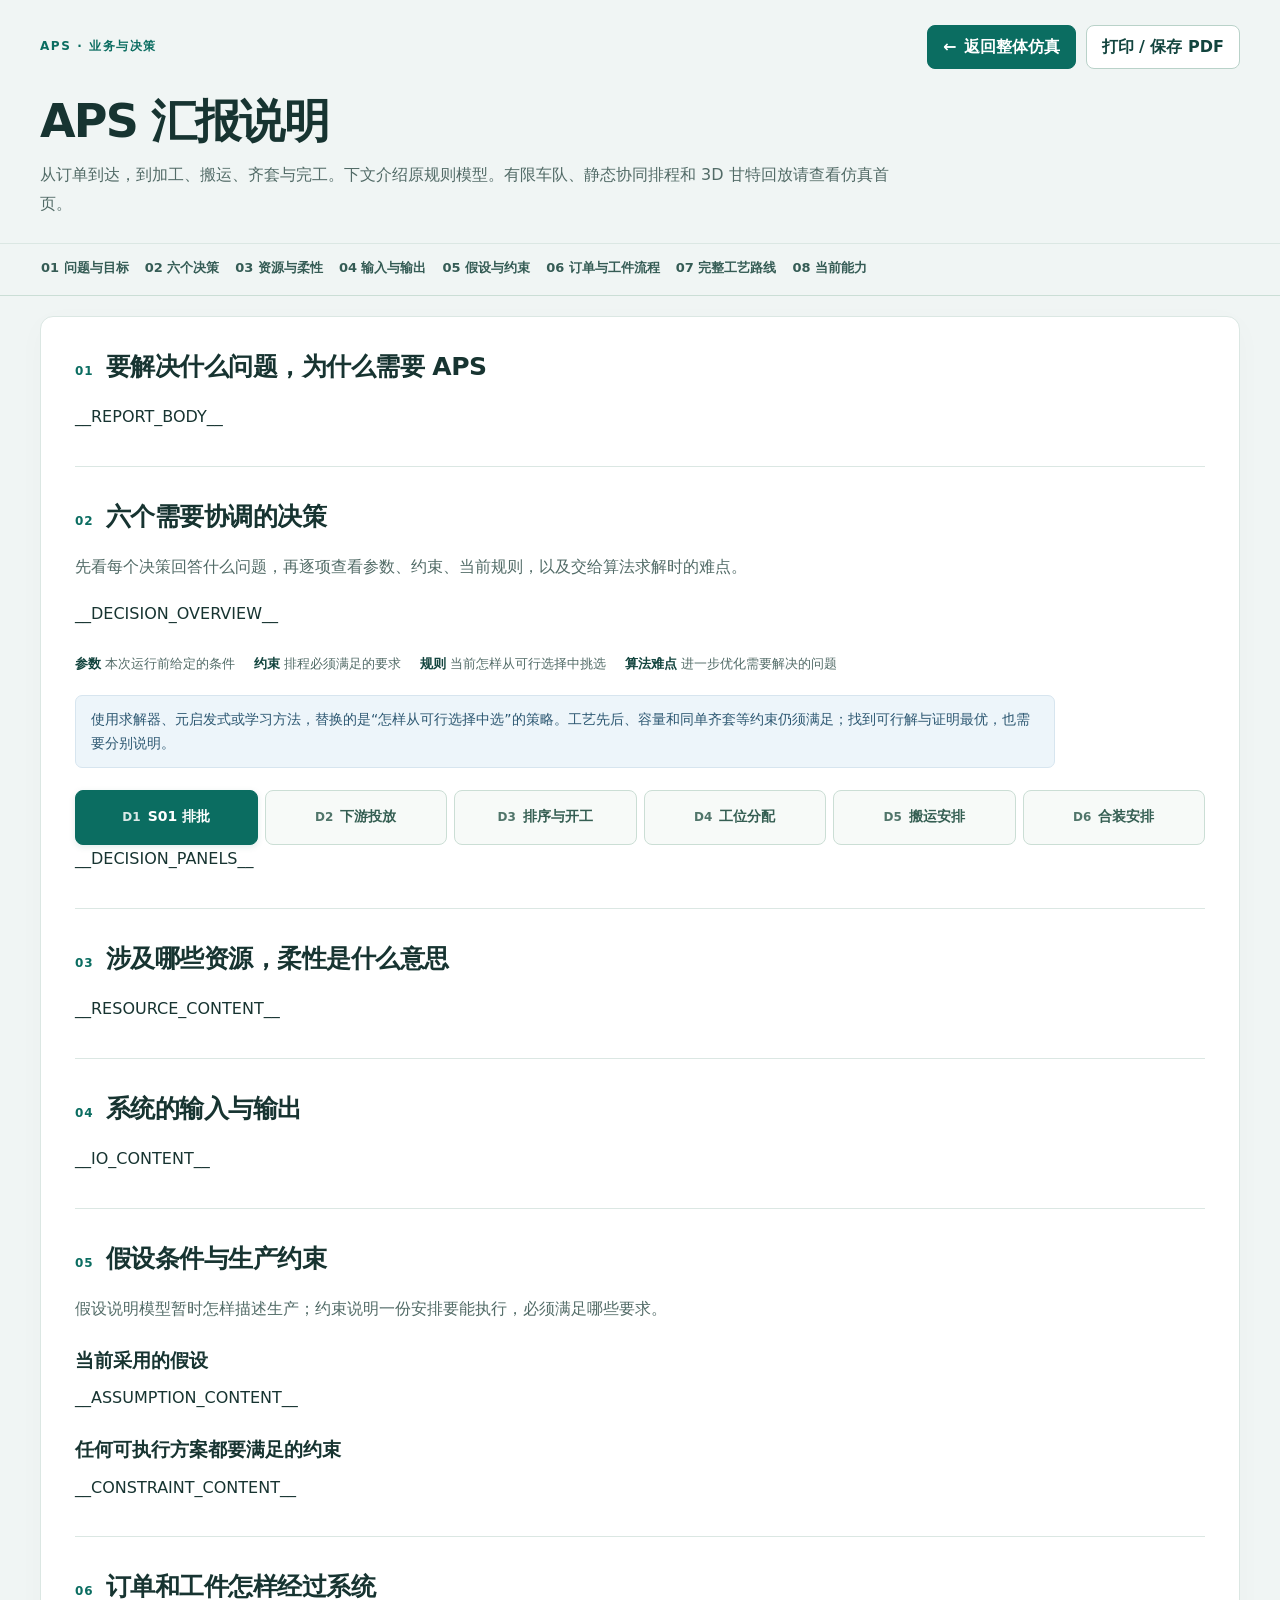
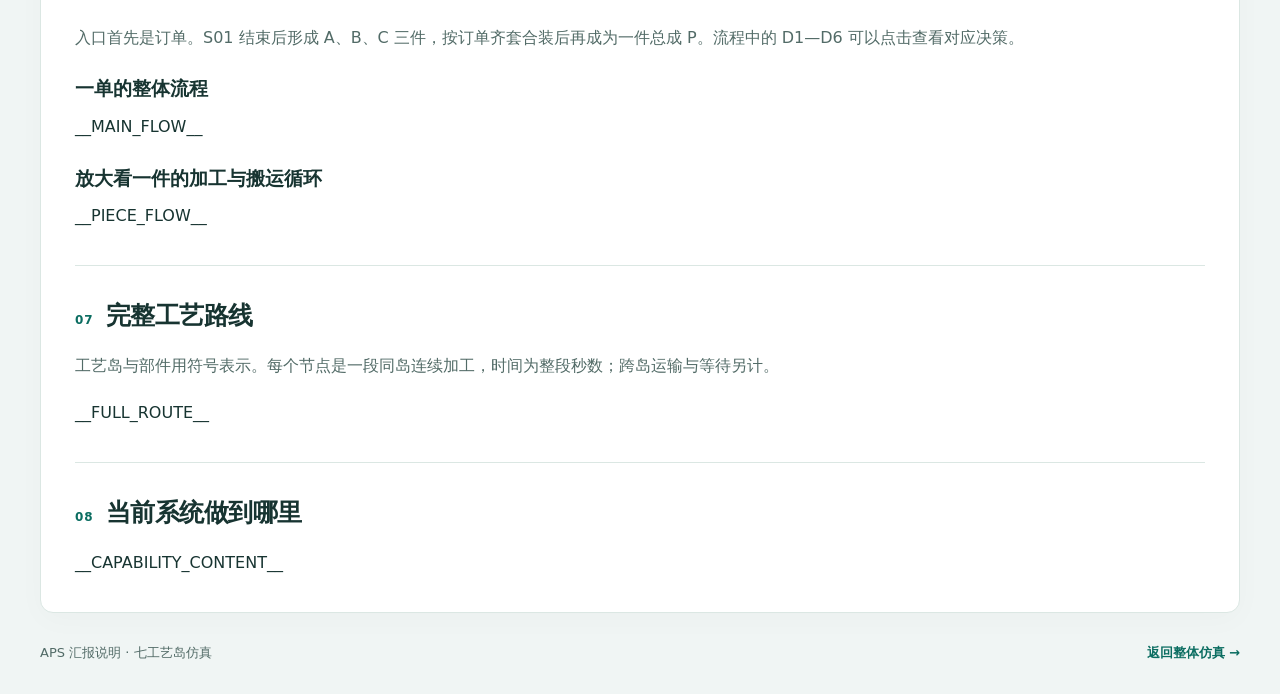
<file: aps_briefing.template.html>
<!doctype html>
<html lang="zh-CN">
<head>
  <meta charset="utf-8">
  <meta name="viewport" content="width=device-width, initial-scale=1">
  <meta name="color-scheme" content="light">
  <meta name="theme-color" content="#123f3c">
  <link rel="icon" href="data:,">
  <title>APS 汇报说明 · 七工艺岛仿真</title>
  <style>
    :root{font-family:"Microsoft YaHei","PingFang SC",system-ui,sans-serif;font-size:16px;color:#173431;background:#f0f5f4;--ink:#173431;--muted:#526b67;--line:#dbe7e3;--green:#0b6d61;--green-dark:#12443e;--soft:#e9f4f0;--blue:#225d81;--blue-soft:#edf5fa}
    *{box-sizing:border-box}
    html{scroll-behavior:smooth;scroll-padding-top:148px}
    body{margin:0;line-height:1.8;overflow-wrap:break-word}
    [hidden]{display:none!important}
    a{color:var(--green);text-underline-offset:3px}
    button,a{-webkit-tap-highlight-color:transparent}
    button{font:inherit;cursor:pointer}
    a:focus-visible,button:focus-visible,[tabindex]:focus-visible{outline:3px solid #4b9e92;outline-offset:4px}
    .report-shell{width:min(1200px,calc(100% - 48px));margin-inline:auto;min-width:0}
    .report-header{padding:25px 0 24px}
    .header-top{display:flex;align-items:center;justify-content:space-between;gap:16px;flex-wrap:wrap;margin-bottom:24px}
    .report-brand{font-size:12px;font-weight:750;letter-spacing:.13em;color:var(--green)}
    .header-actions{display:flex;align-items:center;gap:10px;flex-wrap:wrap}
    .action{display:inline-flex;align-items:center;justify-content:center;gap:7px;min-height:44px;padding:8px 15px;border:1px solid #b9d2c9;border-radius:8px;background:#fff;color:var(--green-dark);font-weight:700;text-decoration:none;line-height:1.4}
    .action.primary{background:var(--green);color:#fff;border-color:var(--green)}
    .action:hover{background:#e4f2ec}
    .action.primary:hover{background:#08594f}
    h1,h2,h3,h4,p{margin:0}
    h1{font-size:clamp(30px,4.5vw,46px);line-height:1.22;letter-spacing:-.04em}
    .report-subtitle{max-width:860px;margin-top:12px;color:var(--muted);font-size:16px}
    .chapter-nav{position:sticky;top:0;z-index:10;background:#f0f5f4f5;border-top:1px solid var(--line);border-bottom:1px solid #cbded6;backdrop-filter:blur(9px)}
    .chapter-nav-inner{display:flex;align-items:center;gap:5px 14px;flex-wrap:wrap;padding-block:10px}
    .chapter-nav a{display:inline-block;padding:4px 1px;color:#355c55;text-decoration:none;font-size:13px;font-weight:700;border-bottom:2px solid transparent;line-height:1.6}
    .chapter-nav a:hover,.chapter-nav a:focus-visible{color:var(--green);border-bottom-color:var(--green)}
    .report-paper{margin-top:20px;margin-bottom:28px;padding:0 34px;background:#fff;border:1px solid var(--line);border-radius:13px;box-shadow:0 7px 30px #123f3c06}
    .report-section{padding:32px 0 34px;min-width:0;scroll-margin-top:140px}
    .report-section+.report-section{border-top:1px solid var(--line)}
    .section-heading{display:flex;align-items:baseline;gap:12px;margin-bottom:18px}
    .section-number{font-size:12px;font-weight:800;letter-spacing:.08em;color:var(--green);flex:none}
    h2{font-size:25px;line-height:1.45;letter-spacing:-.02em}
    h3{font-size:19px;line-height:1.5;margin:22px 0 10px}
    h4{font-size:16px;line-height:1.5;margin:17px 0 8px}
    p+p{margin-top:12px}
    p+ul,p+ol{margin-top:10px}
    ul,ol{padding-left:1.5em;margin:10px 0 0}
    li+li{margin-top:7px}
    p,li,dd,td,th{overflow-wrap:anywhere}
    .report-section>p,.section-intro{max-width:980px}
    .section-intro,.muted,.subtle{color:var(--muted)}
    .section-intro{margin-bottom:18px}
    .lead,.problem-statement{font-size:19px;line-height:1.85;font-weight:650;color:#153c35}
    blockquote,.highlight,.goal,.objective,.statement{margin:16px 0;padding:15px 20px;background:var(--soft);border-left:4px solid var(--green);border-radius:0 7px 7px 0;color:#194a3f}
    blockquote p,.goal p,.objective p{margin:0}
    .goal,.objective{font-weight:700}
    .note,.boundary-note,.scope-note{margin-top:15px;padding:11px 15px;background:#f4f8f6;border:1px solid var(--line);border-radius:7px;color:var(--muted);font-size:14px;line-height:1.75}
    .boundary-note,.scope-note{background:var(--blue-soft);border-color:#d7e5ef;color:#2c5771}
    .term-legend{display:flex;gap:9px 19px;flex-wrap:wrap;padding:12px 0 4px;margin:12px 0;color:var(--muted);font-size:13px}
    .term-legend strong{color:var(--green-dark);margin-right:4px}
    .table-wrap,.scroll{max-width:100%;min-width:0;overflow-x:auto;margin:15px 0 18px;border:1px solid var(--line);border-radius:8px;overscroll-behavior-x:contain}
    table{width:100%;border-collapse:collapse;text-align:left;font-size:14px;line-height:1.75}
    table caption{text-align:left;font-weight:700;padding:12px 14px;color:var(--ink)}
    th,td{padding:12px 14px;border-bottom:1px solid var(--line);vertical-align:top;white-space:normal}
    th{font-weight:700}
    thead th{background:#eef5f1;color:#244d42}
    tbody th{background:#f8fbf9;color:#245449}
    tbody tr:last-child>*{border-bottom:0}
    td p+p{margin-top:8px}
    td ul,td ol{margin-top:0;padding-left:1.3em}
    .overview-table,.resource-table{min-width:690px}
    .overview-table th:first-child,.overview-table td:first-child{width:10%}
    .algorithm-table{min-width:660px;table-layout:fixed}
    .algorithm-table th:first-child,.algorithm-table td:first-child{width:17%}
    .algorithm-table th:not(:first-child){width:auto}
    .decision-tabs{display:grid;grid-template-columns:repeat(6,minmax(0,1fr));gap:7px;margin:22px 0 0}
    .decision-tabs button{display:flex;align-items:center;justify-content:center;gap:7px;min-width:0;min-height:55px;padding:9px 8px;border:1px solid #cbded5;border-radius:8px;background:#f7faf8;color:#345e52;font-size:14px;font-weight:700;line-height:1.4}
    .decision-tabs button span{font-size:12px;font-weight:800;opacity:.85}
    .decision-tabs button:hover{background:#eaf3ed;border-color:#8cb9a5}
    .decision-tabs button[aria-selected="true"]{background:var(--green);border-color:var(--green);color:#fff;box-shadow:0 2px 6px #0b6d6120}
    .decision-panel,[data-decision]{margin-top:14px;padding:21px 23px 6px;border:1px solid #cbded5;border-top:4px solid var(--green);border-radius:9px;background:#fff;min-width:0;scroll-margin-top:160px}
    [data-decision]>h3{font-size:21px;margin:0 0 12px;color:#153f34}
    [data-decision] h4{color:#245c4b}
    .decision-fields,dl.decision-fields{display:grid;grid-template-columns:108px minmax(0,1fr);gap:0;margin:16px 0}
    .decision-fields dt{padding:10px 12px 10px 0;border-top:1px solid var(--line);font-size:14px;color:#205742;font-weight:750}
    .decision-fields dd{padding:10px 0;border-top:1px solid var(--line);margin:0;min-width:0;font-size:15px}
    .decision-fields dt:first-of-type,.decision-fields dt:first-of-type+dd{border-top:0}
    .decision-fields ul,.decision-fields ol{margin:0;padding-left:1.3em}
    .decision-fields li+li{margin-top:4px}
    .decision-fields dd>p:first-child{margin-top:0}
    .tag,.decision-tag{display:inline-flex;align-items:center;padding:2px 8px;border:1px solid #b9d8cb;border-radius:5px;background:#edf7f0;color:#205b48;font-size:12px;font-weight:750;white-space:nowrap;text-decoration:none}
    a[data-go-decision]{text-decoration:none;font-weight:750;color:var(--green)}
    a[data-go-decision]:hover{text-decoration:underline}
    .io-columns,.io-grid,.two-column{display:grid;grid-template-columns:repeat(2,minmax(0,1fr));gap:28px;min-width:0}
    .io-columns>*,.io-grid>*,.two-column>*{min-width:0}
    .io-columns h3,.io-grid h3,.two-column h3{margin-top:0;padding-bottom:8px;border-bottom:2px solid #cbded5}
    .definition-list{margin:0}
    .definition-list dt{font-weight:750;color:#245c4b;margin-top:13px}
    .definition-list dd{margin:4px 0 0;color:#3f5c52}
    .assumption-list,.constraint-list{margin-top:10px}
    .assumption-list li,.constraint-list li{padding-left:3px}
    .constraint-list strong,.assumption-list strong{color:#214e40}
    .process-flow{display:flex;align-items:stretch;gap:8px;min-width:0;margin:20px 0;flex-wrap:wrap}
    .process-step{position:relative;flex:1 1 150px;min-width:0;padding:13px 14px;border:1px solid #bdd8cd;border-radius:8px;background:#f1f8f3;line-height:1.65;font-size:14px}
    .process-step strong{display:block;color:#1e513e;font-size:15px;margin-bottom:3px}
    .process-step p{font-size:14px}
    .process-step small{display:block;color:var(--muted);font-size:12px;margin-top:6px}
    .process-step a[data-go-decision]{display:inline-block;margin:3px 3px 0 0}
    .process-arrow{display:flex;align-items:center;justify-content:center;color:#6b8f7e;font-size:23px;font-weight:700;flex:0 0 22px;line-height:1.4}
    .process-parallel{flex:1 1 100%;padding:13px 15px;border:1px dashed #9dbfac;border-radius:8px;background:#fafcfb;min-width:0}
    .process-parallel>p,.process-parallel>strong{display:block;margin-bottom:10px;text-align:center;color:#285647}
    .process-branches{display:grid;grid-template-columns:repeat(3,minmax(0,1fr));gap:10px;min-width:0}
    .process-branches>*{min-width:0}
    .process-label{display:inline-block;font-size:12px;font-weight:750;color:#476b5b}
    .process-check{background:#fdf9eb;border-color:#e3d5a4}
    .route-legend{display:flex;flex-wrap:wrap;gap:8px 18px;margin:14px 0 16px;font-size:13px;color:#36584c}
    .route-legend span{display:inline-flex;align-items:center;gap:6px}
    .route-legend i,.route-legend b{display:inline-block;width:10px;height:10px;flex:none;border-radius:3px;background:var(--route-color,#2e8372)}
    .route-three{display:grid;grid-template-columns:repeat(3,minmax(0,1fr));gap:18px;min-width:0}
    .route-branch{min-width:0;padding:0 10px;border-left:2px solid #d9e7e0}
    .route-branch>h3,.route-branch>h4{margin:0 0 10px;color:#234d3e}
    .route-branch>h3 small,.route-branch>h4 small{display:block;margin-top:3px;font-size:12px;font-weight:400;color:var(--muted)}
    .route-segment{padding:8px 11px;border:1px solid color-mix(in srgb,var(--route-color,#397e69) 25%,#fff);border-left:4px solid var(--route-color,#397e69);border-radius:6px;background:var(--route-light,#edf7f1);min-width:0;font-size:13px;line-height:1.5}
    .route-segment>div,.route-segment>header{display:flex;align-items:center;justify-content:space-between;gap:8px}
    .route-segment strong{font-size:14px}
    .route-segment small,.route-segment p{display:block;margin-top:2px;color:#486253;font-size:11px}
    .route-segment .route-time{font-weight:700;white-space:nowrap}
    .route-arrow{color:#739080;text-align:center;padding:2px 0;font-size:14px;line-height:1.25}
    .route-branch-tail{display:block;margin-top:9px;color:#526e5d;font-size:12px;text-align:center}
    .route-join{margin:16px 0;padding:11px 15px;background:#edf4fb;color:#2a547a;border:1px solid #c7dceb;border-radius:8px;text-align:center;font-size:14px;font-weight:700}
    .route-assembly{display:flex;align-items:stretch;gap:8px;min-width:0}
    .route-assembly>.route-segment{flex:1;min-width:0}
    .route-assembly>.route-arrow{display:flex;align-items:center;justify-content:center;flex:0 0 20px;font-size:18px}
    .route-start,.route-end{padding:10px 15px;border:1px solid #bbd9ca;border-radius:8px;background:#edf7f0;text-align:center;font-weight:700;margin:12px 0}
    .capability-table{min-width:620px}
    .report-footer{display:flex;justify-content:space-between;align-items:center;gap:16px;flex-wrap:wrap;padding:0 0 30px;color:var(--muted);font-size:13px}
    .report-footer a{text-decoration:none;font-weight:700}
    code{font-size:.92em;background:#eff5f1;padding:1px 4px;border-radius:3px;overflow-wrap:anywhere}
    @media(max-width:850px){
      .report-shell{width:calc(100% - 32px)}
      .report-paper{padding-inline:23px}
      .decision-tabs{grid-template-columns:repeat(3,minmax(0,1fr))}
      .decision-panel,[data-decision]{padding:17px 16px 4px}
      .io-columns,.io-grid,.two-column{gap:20px}
    }
    @media(max-width:600px){
      :root{font-size:15px}
      html{scroll-padding-top:166px}
      .report-shell{width:calc(100% - 24px)}
      .report-header{padding-top:18px}
      .header-top{gap:14px;margin-bottom:20px}
      .report-brand{font-size:11px}
      .header-actions{gap:7px}
      .action{padding:8px 10px;font-size:13px}
      .report-subtitle{font-size:14px}
      .chapter-nav-inner{gap:4px 12px;padding-block:8px}
      .chapter-nav a{font-size:12px}
      .report-paper{padding-inline:15px;border-radius:10px;margin-top:14px}
      .report-section{padding-block:24px;scroll-margin-top:158px}
      h2{font-size:21px}
      h3{font-size:18px}
      .section-heading{gap:9px;margin-bottom:15px}
      .lead,.problem-statement{font-size:17px}
      .decision-tabs{gap:5px}
      .decision-tabs button{min-height:56px;flex-direction:column;gap:2px;font-size:12px}
      .decision-fields,dl.decision-fields{grid-template-columns:1fr}
      .decision-fields dt{padding:10px 0 2px}
      .decision-fields dd{padding:2px 0 10px;border-top:0}
      .decision-fields dt:first-of-type{padding-top:0}
      .io-columns,.io-grid,.two-column{grid-template-columns:1fr;gap:23px}
      .process-flow{flex-direction:column;gap:6px}
      .process-step{flex:auto}
      .process-arrow{flex:auto;min-height:20px;font-size:0}
      .process-arrow::before{content:"↓";font-size:22px}
      .process-parallel{flex:auto;padding:11px}
      .process-branches{grid-template-columns:1fr}
      .route-three{gap:8px}
      .route-branch{padding:0 4px;border-left-width:1px}
      .route-segment{padding:6px 5px;border-left-width:3px;font-size:11px}
      .route-segment>div,.route-segment>header{flex-direction:column;align-items:flex-start;gap:1px}
      .route-segment strong{font-size:12px}
      .route-segment small,.route-segment p{font-size:10px}
      .route-branch>h3,.route-branch>h4{font-size:14px}
      .route-branch>h3 small,.route-branch>h4 small{font-size:10px}
      .route-assembly{gap:4px}
      .route-assembly>.route-arrow{flex-basis:12px;font-size:14px}
      .route-join{padding:9px;font-size:12px}
      blockquote,.highlight,.goal,.objective,.statement{padding:12px 14px}
    }
    @media(prefers-reduced-motion:reduce){html{scroll-behavior:auto}}
    @page{size:A4;margin:14mm 13mm}
    @media print{
      :root{font-size:10.5pt;background:#fff;color:#172e28}
      body{background:#fff;line-height:1.6;print-color-adjust:exact;-webkit-print-color-adjust:exact}
      html{scroll-behavior:auto}
      .report-shell{width:100%;max-width:none;margin:0}
      .report-header{padding:0 0 12pt}
      .header-top{margin-bottom:9pt}
      .report-brand{font-size:8.5pt}
      h1{font-size:24pt}
      h2{font-size:16pt}
      h3{font-size:12.5pt}
      h4{font-size:11pt}
      .report-subtitle{font-size:10pt;margin-top:7pt}
      .header-actions,.chapter-nav,.decision-tabs,.screen-only,.print-page,.report-footer{display:none!important}
      .report-paper{padding:0;margin:0;border:0;border-radius:0;box-shadow:none}
      .report-section{padding:16pt 0 18pt;scroll-margin:0;break-inside:auto}
      .section-heading{margin-bottom:10pt}
      h2,h3,h4,.section-heading{break-after:avoid}
      p,li,dd{orphans:3;widows:3}
      .lead,.problem-statement{font-size:12pt}
      blockquote,.highlight,.goal,.objective,.statement{padding:9pt 12pt;margin:10pt 0}
      .note,.boundary-note,.scope-note{font-size:9pt;padding:7pt 10pt}
      #decisions [data-decision][hidden]{display:block!important}
      [data-decision],.decision-panel{padding:12pt 0 0;margin-top:14pt;border:0;border-top:1px solid #b6d0c2;border-radius:0;break-inside:auto}
      [data-decision]>h3{font-size:13pt;break-after:avoid}
      .decision-fields,dl.decision-fields{grid-template-columns:68pt minmax(0,1fr);margin:8pt 0}
      .decision-fields dt,.decision-fields dd{font-size:10pt;padding-block:7pt}
      .decision-fields dd{border-top:1px solid var(--line)}
      .decision-fields dt:first-of-type+dd{border-top:0}
      .table-wrap,.scroll{overflow:visible;max-height:none;border-radius:0;margin:10pt 0 12pt}
      table,.overview-table,.algorithm-table,.resource-table,.capability-table{min-width:0!important;width:100%;font-size:9pt;line-height:1.55}
      th,td{padding:7pt 8pt}
      thead{display:table-header-group}
      tr{break-inside:avoid}
      table caption{padding:7pt 8pt}
      .io-columns,.io-grid,.two-column{gap:18pt;grid-template-columns:repeat(2,minmax(0,1fr))}
      .process-flow{gap:5pt;flex-direction:row}
      .process-step{padding:8pt;font-size:9pt;flex:1 1 90pt}
      .process-step strong{font-size:10pt}
      .process-step p{font-size:9pt}
      .process-arrow{font-size:16pt;flex:0 0 12pt}
      .process-arrow::before{content:none}
      .process-parallel{flex:1 1 100%;padding:8pt}
      .process-branches{grid-template-columns:repeat(3,minmax(0,1fr));gap:7pt}
      #routes{break-before:page}
      .route-three{grid-template-columns:repeat(3,minmax(0,1fr));gap:10pt}
      .route-branch{padding:0 5pt}
      .route-branch>h3,.route-branch>h4{font-size:10.5pt;margin-bottom:6pt}
      .route-branch>h3 small,.route-branch>h4 small{font-size:8pt}
      .route-segment{padding:4pt 6pt;font-size:8.5pt;line-height:1.3;break-inside:avoid}
      .route-segment>div,.route-segment>header{flex-direction:row;align-items:center}
      .route-segment strong{font-size:9pt}
      .route-segment small,.route-segment p{font-size:7.5pt;margin-top:1pt}
      .route-arrow{font-size:8.5pt;line-height:1.1;padding:1pt 0}
      .route-join{font-size:9pt;padding:7pt;margin:9pt 0}
      .route-start,.route-end{padding:7pt;margin:8pt 0;font-size:9pt}
      .route-assembly{gap:5pt}
      .route-assembly>.route-arrow{flex-basis:12pt;font-size:12pt}
      a{color:inherit;text-decoration:none}
    }
  </style>
</head>
<body>
  <header class="report-shell report-header">
    <div class="header-top">
      <p class="report-brand">APS · 业务与决策</p>
      <div class="header-actions">
        <a class="action primary" id="back-to-simulation" href="./index.html"><span aria-hidden="true">←</span> 返回整体仿真</a>
        <button class="action print-page" id="print-report" type="button">打印 / 保存 PDF</button>
      </div>
    </div>
    <h1>APS 汇报说明</h1>
    <p class="report-subtitle">从订单到达，到加工、搬运、齐套与完工。下文介绍原规则模型。有限车队、静态协同排程和 3D 甘特回放请查看仿真首页。</p>
  </header>

  <nav class="chapter-nav" aria-label="汇报目录">
    <div class="report-shell chapter-nav-inner">
      <a href="#problem">01 问题与目标</a>
      <a href="#decisions">02 六个决策</a>
      <a href="#resources">03 资源与柔性</a>
      <a href="#inputs-outputs">04 输入与输出</a>
      <a href="#assumptions-constraints">05 假设与约束</a>
      <a href="#flow">06 订单与工件流程</a>
      <a href="#routes">07 完整工艺路线</a>
      <a href="#capabilities">08 当前能力</a>
    </div>
  </nav>

  <main class="report-shell report-paper">
    <section class="report-section" id="problem" aria-labelledby="problem-title">
      <div class="section-heading"><span class="section-number" aria-hidden="true">01</span><h2 id="problem-title">要解决什么问题，为什么需要 APS</h2></div>
      __REPORT_BODY__
    </section>

    <section class="report-section" id="decisions" aria-labelledby="decisions-title">
      <div class="section-heading"><span class="section-number" aria-hidden="true">02</span><h2 id="decisions-title">六个需要协调的决策</h2></div>
      <p class="section-intro">先看每个决策回答什么问题，再逐项查看参数、约束、当前规则，以及交给算法求解时的难点。</p>
      __DECISION_OVERVIEW__
      <div class="term-legend" aria-label="阅读说明">
        <span><strong>参数</strong>本次运行前给定的条件</span>
        <span><strong>约束</strong>排程必须满足的要求</span>
        <span><strong>规则</strong>当前怎样从可行选择中挑选</span>
        <span><strong>算法难点</strong>进一步优化需要解决的问题</span>
      </div>
      <p class="scope-note">使用求解器、元启发式或学习方法，替换的是“怎样从可行选择中选”的策略。工艺先后、容量和同单齐套等约束仍须满足；找到可行解与证明最优，也需要分别说明。</p>
      <div class="decision-tabs" role="tablist" aria-label="选择决策说明" aria-orientation="horizontal">
        <button type="button" role="tab" id="tab-D1" aria-controls="panel-D1" aria-selected="true" tabindex="0" data-decision-tab="D1"><span>D1</span> S01 排批</button>
        <button type="button" role="tab" id="tab-D2" aria-controls="panel-D2" aria-selected="false" tabindex="-1" data-decision-tab="D2"><span>D2</span> 下游投放</button>
        <button type="button" role="tab" id="tab-D3" aria-controls="panel-D3" aria-selected="false" tabindex="-1" data-decision-tab="D3"><span>D3</span> 排序与开工</button>
        <button type="button" role="tab" id="tab-D4" aria-controls="panel-D4" aria-selected="false" tabindex="-1" data-decision-tab="D4"><span>D4</span> 工位分配</button>
        <button type="button" role="tab" id="tab-D5" aria-controls="panel-D5" aria-selected="false" tabindex="-1" data-decision-tab="D5"><span>D5</span> 搬运安排</button>
        <button type="button" role="tab" id="tab-D6" aria-controls="panel-D6" aria-selected="false" tabindex="-1" data-decision-tab="D6"><span>D6</span> 合装安排</button>
      </div>
      __DECISION_PANELS__
      <noscript><style>.decision-tabs{display:none!important}#decisions [data-decision][hidden]{display:block!important}.print-page{display:none!important}</style><p class="note">当前浏览器未启用 JavaScript，六个决策说明已全部展开。</p></noscript>
    </section>

    <section class="report-section" id="resources" aria-labelledby="resources-title">
      <div class="section-heading"><span class="section-number" aria-hidden="true">03</span><h2 id="resources-title">涉及哪些资源，柔性是什么意思</h2></div>
      __RESOURCE_CONTENT__
    </section>

    <section class="report-section" id="inputs-outputs" aria-labelledby="inputs-outputs-title">
      <div class="section-heading"><span class="section-number" aria-hidden="true">04</span><h2 id="inputs-outputs-title">系统的输入与输出</h2></div>
      __IO_CONTENT__
    </section>

    <section class="report-section" id="assumptions-constraints" aria-labelledby="assumptions-constraints-title">
      <div class="section-heading"><span class="section-number" aria-hidden="true">05</span><h2 id="assumptions-constraints-title">假设条件与生产约束</h2></div>
      <p class="section-intro">假设说明模型暂时怎样描述生产；约束说明一份安排要能执行，必须满足哪些要求。</p>
      <h3>当前采用的假设</h3>
      __ASSUMPTION_CONTENT__
      <h3>任何可执行方案都要满足的约束</h3>
      __CONSTRAINT_CONTENT__
    </section>

    <section class="report-section" id="flow" aria-labelledby="flow-title">
      <div class="section-heading"><span class="section-number" aria-hidden="true">06</span><h2 id="flow-title">订单和工件怎样经过系统</h2></div>
      <p class="section-intro">入口首先是订单。S01 结束后形成 A、B、C 三件，按订单齐套合装后再成为一件总成 P。流程中的 D1—D6 可以点击查看对应决策。</p>
      <h3>一单的整体流程</h3>
      __MAIN_FLOW__
      <h3>放大看一件的加工与搬运循环</h3>
      __PIECE_FLOW__
    </section>

    <section class="report-section" id="routes" aria-labelledby="routes-title">
      <div class="section-heading"><span class="section-number" aria-hidden="true">07</span><h2 id="routes-title">完整工艺路线</h2></div>
      <p class="section-intro">工艺岛与部件用符号表示。每个节点是一段同岛连续加工，时间为整段秒数；跨岛运输与等待另计。</p>
      __FULL_ROUTE__
    </section>

    <section class="report-section" id="capabilities" aria-labelledby="capabilities-title">
      <div class="section-heading"><span class="section-number" aria-hidden="true">08</span><h2 id="capabilities-title">当前系统做到哪里</h2></div>
      __CAPABILITY_CONTENT__
    </section>
  </main>

  <footer class="report-shell report-footer">
    <p>APS 汇报说明 · 七工艺岛仿真</p>
    <a href="./index.html" id="footer-simulation-link">返回整体仿真 <span aria-hidden="true">→</span></a>
  </footer>

  <script>
    (function () {
      "use strict";
      if (location.protocol === "blob:") {
        document.querySelectorAll("#back-to-simulation, #footer-simulation-link").forEach(function (link) {
          link.addEventListener("click", function (event) {
            event.preventDefault();
            window.close();
          });
        });
      }
      var tabs = Array.from(document.querySelectorAll("[data-decision-tab]"));
      var panels = Array.from(document.querySelectorAll("[data-decision]"));

      function selectDecision(id, moveFocus) {
        var target = tabs.find(function (tab) { return tab.dataset.decisionTab === id; });
        if (!target) return false;
        tabs.forEach(function (tab) {
          var selected = tab === target;
          tab.setAttribute("aria-selected", String(selected));
          tab.tabIndex = selected ? 0 : -1;
        });
        panels.forEach(function (panel) {
          panel.hidden = panel.dataset.decision !== id;
          panel.setAttribute("role", "tabpanel");
          panel.setAttribute("aria-labelledby", "tab-" + panel.dataset.decision);
          panel.tabIndex = 0;
        });
        if (moveFocus) target.focus();
        return true;
      }

      tabs.forEach(function (tab, index) {
        tab.addEventListener("click", function () {
          selectDecision(tab.dataset.decisionTab, false);
        });
        tab.addEventListener("keydown", function (event) {
          var next = null;
          if (event.key === "ArrowRight") next = (index + 1) % tabs.length;
          if (event.key === "ArrowLeft") next = (index - 1 + tabs.length) % tabs.length;
          if (event.key === "Home") next = 0;
          if (event.key === "End") next = tabs.length - 1;
          if (next === null) return;
          event.preventDefault();
          selectDecision(tabs[next].dataset.decisionTab, true);
        });
      });

      document.querySelectorAll("[data-go-decision]").forEach(function (link) {
        link.addEventListener("click", function (event) {
          if (!selectDecision(link.dataset.goDecision, true)) return;
          event.preventDefault();
          document.getElementById("decisions").scrollIntoView({ block: "start" });
        });
      });

      document.querySelectorAll("table").forEach(function (table) {
        if (table.closest(".table-wrap, .scroll")) return;
        var wrapper = document.createElement("div");
        wrapper.className = "table-wrap";
        table.parentNode.insertBefore(wrapper, table);
        wrapper.appendChild(table);
      });
      document.querySelectorAll(".table-wrap, .scroll").forEach(function (wrapper) {
        wrapper.tabIndex = 0;
        wrapper.setAttribute("role", "region");
        var table = wrapper.querySelector("table");
        var label = table && (table.getAttribute("aria-label") || (table.caption && table.caption.textContent));
        wrapper.setAttribute("aria-label", label || "表格，窄屏可左右滚动");
      });

      var initial = (location.hash.match(/^#(?:panel-|tab-)?(D[1-6])$/) || [])[1];
      selectDecision(initial || "D1", false);
      var printButton = document.getElementById("print-report");
      printButton.addEventListener("click", function () { window.print(); });
    }());
  </script>
</body>
</html>
</file>
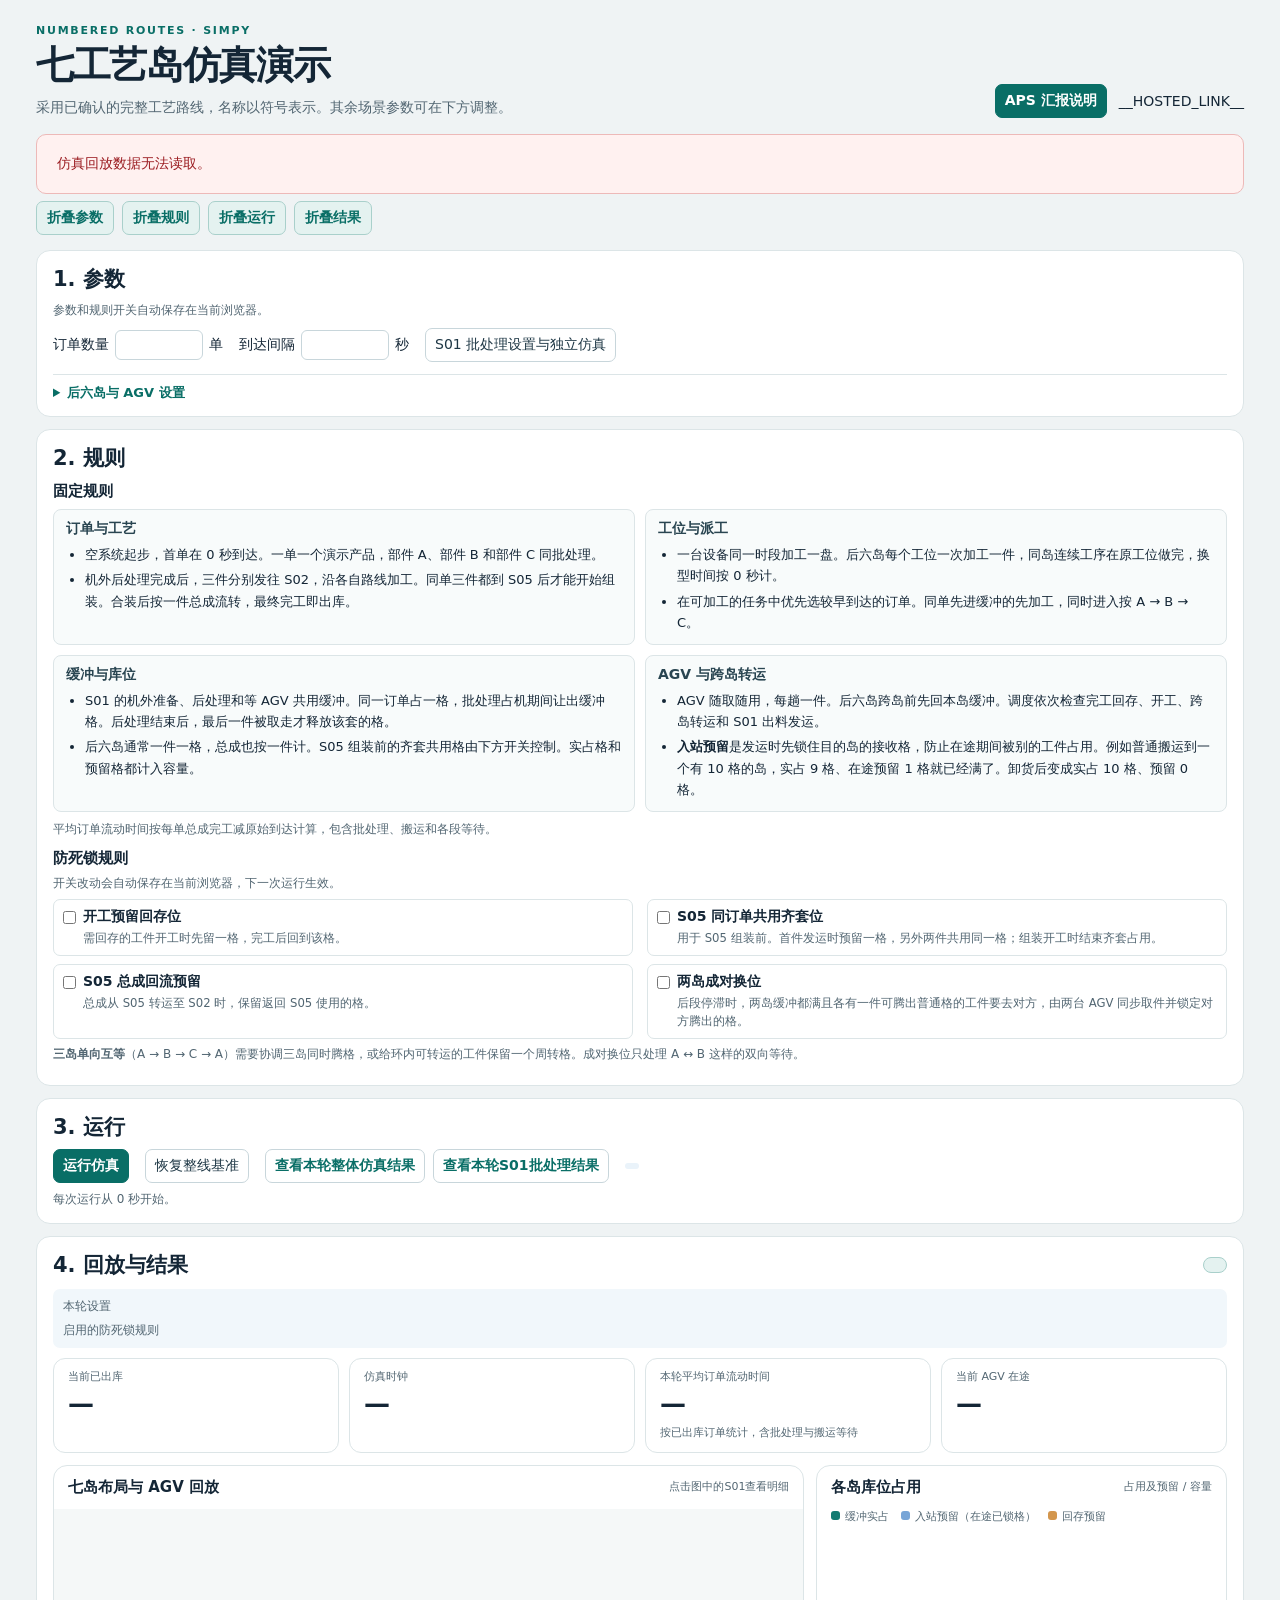
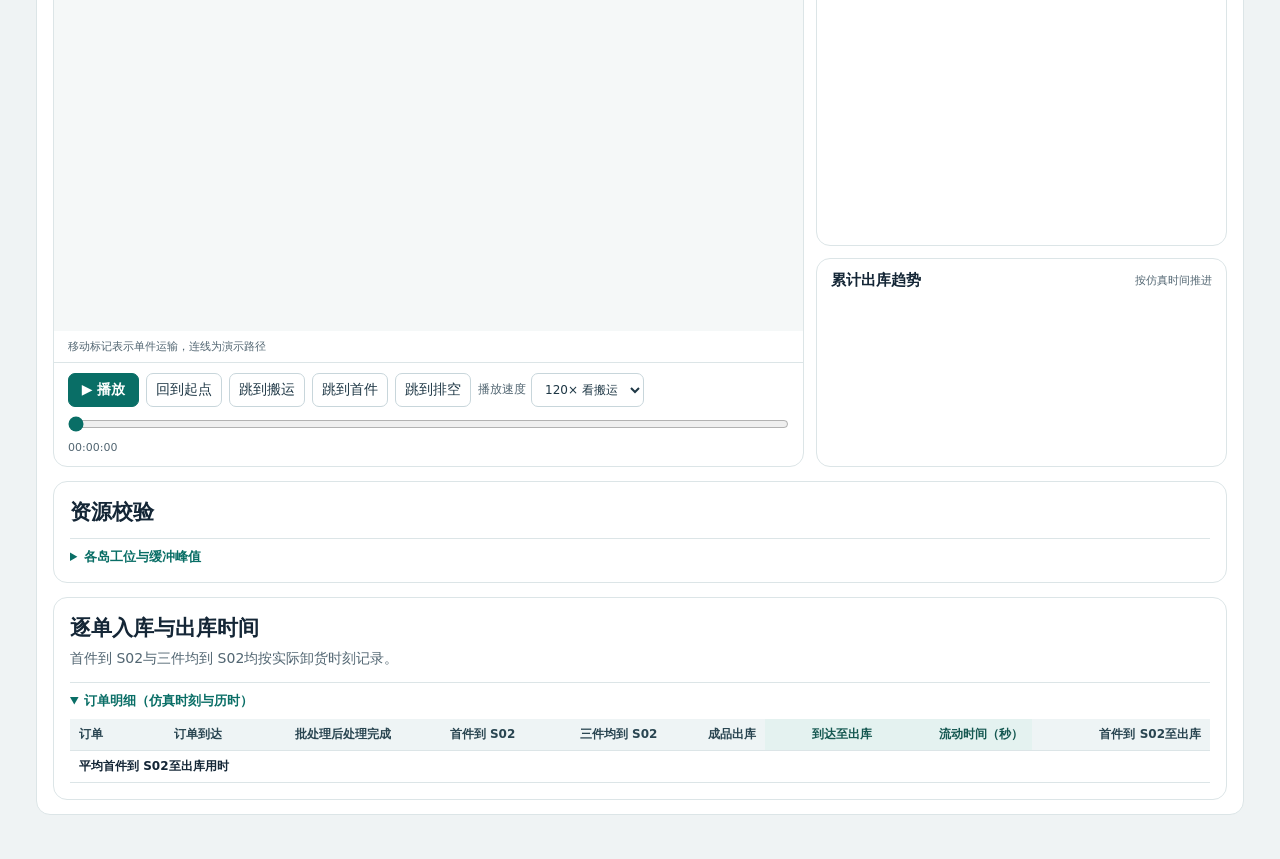
<file: seven_island_demo.template.html>
<!doctype html>
<html lang="zh-CN">
<head>
<meta charset="utf-8">
<meta name="viewport" content="width=device-width, initial-scale=1">
<meta name="color-scheme" content="light">
<link rel="icon" href="data:,">
<title>七工艺岛仿真演示</title>
<style>
:root{font-family:"Microsoft YaHei","PingFang SC",system-ui,sans-serif;color:#142636;background:#eff3f4;font-size:14px;--muted:#526672;--line:#dce5e7;--teal:#096e66;--run-data:#18577d;--surface:#fff}
*{box-sizing:border-box}
body{margin:0}
.shell{width:min(1440px,100%);margin:auto;padding:24px 36px 44px}
h1,h2,h3,p{margin:0}
h1{font-size:clamp(24px,3vw,38px);line-height:1.2;letter-spacing:-.035em}
h2{font-size:21px;line-height:1.35}
h3{font-size:15px}
.head{display:flex;justify-content:space-between;align-items:end;gap:20px;margin-bottom:16px}
.header-links{display:flex;align-items:center;justify-content:flex-end;gap:8px 12px;flex-wrap:wrap;margin-top:8px}
.header-links .briefing-action{background:var(--teal);border-color:var(--teal);color:#fff}
.header-links .briefing-action:hover{background:#07554f}
.eyebrow{color:var(--teal);font-weight:800;letter-spacing:.16em;font-size:11px;margin-bottom:6px}
.subtitle,.subtle{color:var(--muted);line-height:1.6}
.subtitle{margin-top:7px}
.badge{flex:none;align-self:center;color:var(--teal);font-size:12px;border:1px solid #a9d0cb;background:#e4f2f0;padding:7px 11px;border-radius:999px;font-weight:700}
.metrics{display:grid;grid-template-columns:repeat(4,minmax(0,1fr));gap:10px;margin-bottom:12px}
.metric{min-width:0;background:var(--surface);border:1px solid var(--line);border-radius:12px;padding:10px 14px}
.metric span,.metric small{display:block;color:var(--muted);font-size:11px}
.metric strong{font-size:clamp(16px,2.3vw,26px);line-height:1.55;white-space:nowrap;letter-spacing:-.035em}
.tnum,table{font-variant-numeric:tabular-nums}
.dashboard{display:grid;grid-template-columns:minmax(0,1.83fr) minmax(295px,1fr);gap:12px;align-items:start}
.surface{background:var(--surface);border:1px solid var(--line);border-radius:14px;min-width:0}
.section-top{display:flex;justify-content:space-between;align-items:center;gap:12px;padding:12px 14px}
.section-top p{font-size:11px;text-align:right}
.layout-scroll{overflow:auto;background:#f5f8f8}
#layout{display:block;width:100%;min-width:620px;height:auto}
#layout text{font-family:inherit}
#layout-print{cursor:pointer}
#layout-print:hover rect,#layout-print:focus rect{stroke:#ffdc73;stroke-width:4}
.zone{fill:#102735;fill-opacity:.94;stroke-width:2}
.zone-status,.zone-machines{font-size:20px;fill:#fff}
.zone-status{font-weight:700}
.route-print{padding:9px;background:#e2eff8;border:1px solid #bed7e9;border-radius:8px;text-align:center;color:#204d69;font-weight:700}
.audit-table tbody td:nth-child(n+2){font-variant-numeric:tabular-nums}
.vehicle{stroke:white;stroke-width:2.2;filter:drop-shadow(0 1px 2px #193b4c52)}
.vehicle-light{fill:#fff}
.map-foot{padding:8px 14px;display:flex;justify-content:space-between;gap:10px;align-items:center;color:var(--muted);font-size:11px;flex-wrap:wrap}
.controls{border-top:1px solid var(--line);padding:10px 14px 12px;display:grid;gap:8px}
.controls-row{display:flex;align-items:center;gap:7px;flex-wrap:wrap}
button,select{font:inherit;color:#1e3745;background:white;border:1px solid #c8d6db;border-radius:7px;min-height:34px;padding:5px 9px;cursor:pointer}
button:hover,select:hover{background:#f0f6f6;border-color:#8eafad}
button:focus-visible,select:focus-visible,input:focus-visible,summary:focus-visible,.result-action:focus-visible{outline:3px solid #57a7a1;outline-offset:2px}
#play{background:var(--teal);color:white;border-color:var(--teal);font-weight:700;min-width:71px}
#play:hover{background:#07554f}
.speed-label{font-size:12px;color:var(--muted);display:flex;gap:5px;align-items:center}
.timeline{width:100%;accent-color:var(--teal);margin:0;height:18px;cursor:pointer}
.ticks{display:flex;justify-content:space-between;gap:8px;color:var(--muted);font-size:11px}
.monitor{display:grid;gap:12px}
.legend{display:flex;flex-wrap:wrap;gap:8px 12px;padding:0 14px 6px;color:var(--muted);font-size:11px}
.legend span{white-space:nowrap}
.swatch,.island-dot{display:inline-block;width:9px;height:9px;border-radius:3px;margin-right:5px}
.fill-physical{background:#137b72}
.fill-inbound{background:#77a5d7}
.fill-return{background:#d3964d}
.fill-reentry{background:#8e6ba9}
.buffer-list{padding:2px 14px 12px;display:grid;gap:8px}
.buffer-line{display:grid;grid-template-columns:53px minmax(0,1fr) 52px;gap:8px;align-items:center}
.buffer-name{font-weight:700;font-size:12px;white-space:nowrap}
.bar-track{display:flex;height:11px;background:#e9eff1;border-radius:3px;overflow:hidden}
.bar-segment{height:100%}
.buffer-count{font-size:12px;text-align:right;white-space:nowrap}
.buffer-detail{grid-column:2/4;color:var(--muted);font-size:10px;margin-top:-7px}
.trend-wrap{padding:0 10px 8px}
#trend{display:block;width:100%;height:auto}
#trend text{fill:var(--muted);font-size:11px;font-family:inherit}
.below{display:grid;gap:14px;margin-top:14px}
.info{padding:16px}
.info>.subtle{margin-top:5px}
.rule-groups{display:grid;grid-template-columns:repeat(2,minmax(0,1fr));gap:10px;margin:8px 0}
.rule-group{min-width:0;padding:10px 12px;border:1px solid var(--line);border-radius:8px;background:#f8fbfb}
.rule-group h4{margin:0;font-size:14px;color:#294551}
.rule-group ul{padding-left:19px;margin:6px 0 0;font-size:13px;line-height:1.65}
.rule-group li+li{margin-top:4px}
.rule-note,.rule-save{font-size:12px;line-height:1.6;margin:6px 0}
.rule-save.is-error{color:#a1252d}
details{margin-top:12px;border-top:1px solid var(--line);padding-top:9px}
summary{cursor:pointer;font-size:13px;color:var(--teal);font-weight:700}
.scroll{overflow:auto;margin-top:9px}
table{width:100%;border-collapse:collapse;text-align:left;font-size:12px;white-space:nowrap}
th,td{padding:7px 9px;border-bottom:1px solid var(--line)}
thead th{background:#eef4f5;color:#294551}
.numbers td,.numbers th:not(:first-child){text-align:right}
.order-grid{max-height:380px}
.order-grid thead th{position:sticky;top:0}
.order-grid .flow-column{background:#e4f2f0;color:#145750}
.order-grid tfoot{font-weight:700}
.route-legend{display:flex;flex-wrap:wrap;gap:7px 14px;margin:9px 0 12px;color:var(--muted);font-size:12px}
.branches{display:grid;grid-template-columns:repeat(3,minmax(0,1fr));gap:12px}
.branch{padding:0 8px;border-left:2px solid #dce7e8;min-width:0}
.branch h3{margin-bottom:7px}
.branch h3 span{display:block;color:var(--muted);font-size:11px;font-weight:400;margin-top:3px}
.branch-tail{display:block;margin-top:6px;padding:5px 4px;text-align:center;font-size:11px;color:#234d83;background:#f0f5fb;border-radius:5px}
.route-node{background:var(--light);border-left:3px solid var(--color);border-radius:6px;padding:6px 8px;min-width:0}
.route-node div{display:flex;justify-content:space-between;gap:6px;font-weight:700;font-size:12px}
.route-node p{font-size:11px;overflow-wrap:anywhere;color:#3a505d;margin-top:3px;line-height:1.45}
.route-arrow{display:block;color:#536b76;text-align:center;font-size:10px;line-height:1.45;padding:2px 1px}
.join{padding:9px;margin:8px 0;background:#e7eef9;color:#234d83;border:1px solid #c4d7ef;text-align:center;border-radius:8px;font-weight:700;font-size:12px}
.merged{display:flex;gap:4px;align-items:stretch}
.merged .route-node{flex:1}
.merged .route-arrow{display:grid;align-content:center;min-width:48px}
.merged .route-arrow::before{content:"→"}
.route-exit{margin-top:7px;text-align:center;color:var(--teal);font-weight:700;font-size:12px}
#error{padding:20px;color:#9b1c21;background:#fff1f0;border:1px solid #edb9b8;border-radius:10px}
.step-nav{position:sticky;top:0;z-index:2;display:flex;flex-wrap:wrap;gap:8px;margin:0 0 8px;padding:7px 0;background:#eff3f4}
.step-nav button{display:inline-flex;align-items:center;min-height:34px;padding:5px 10px;border:1px solid var(--line);background:var(--surface);color:var(--teal);font-weight:700}
.step-nav button:hover{border-color:#8eafad;background:#f0f6f6}
.step-nav button[aria-expanded="true"]{background:#e4f2f0;border-color:#a9d0cb}
.scenario,#results{scroll-margin-top:58px}
.scenario-form{display:grid;grid-template-columns:minmax(0,1fr);gap:12px;margin-bottom:12px}
.scenario{padding:14px 16px}
.scenario h2{margin-bottom:8px}
.scenario h3{margin:10px 0 5px}
.scenario-base,.scenario-actions{display:flex;align-items:center;gap:10px 16px;flex-wrap:wrap}
.scenario-base label{display:inline-flex;align-items:center;gap:6px}
.scenario input[type="number"]{width:88px;max-width:100%;font:inherit;color:#1e3745;border:1px solid #c8d6db;border-radius:6px;padding:6px 8px}
.scenario input[type="checkbox"]{accent-color:var(--teal)}
.parameter-group{min-width:0;margin-top:14px;padding-top:10px;border-top:1px solid var(--line)}
.parameter-group h4{font-size:14px;margin:0 0 7px}
.parameter-group .subtle,.parameter-save{font-size:12px;margin:0 0 7px}
.parameter-save.is-error{color:#a1252d}
.scenario-policies{display:grid;grid-template-columns:repeat(2,minmax(0,1fr));gap:8px 14px;margin-top:6px}
.policy{display:grid;grid-template-columns:auto minmax(0,1fr);align-items:start;gap:7px;padding:8px 9px;border:1px solid var(--line);border-radius:7px;cursor:pointer}
.policy input{margin:3px 0 0}
.policy strong,.policy small{display:block}
.policy small{margin-top:3px;line-height:1.55;color:var(--muted)}
.scenario-advanced table{width:auto}
.scenario-advanced th,.scenario-advanced td{padding:5px 7px}
.scenario-advanced input[type="number"]{width:73px}
.scenario-route{margin-top:10px}
.route-node label{display:inline-flex;align-items:center;gap:4px;white-space:nowrap}
.scenario .route-node input[type="number"]{width:63px;min-width:0;padding:3px 5px}
.scenario-route .merged .route-arrow{min-width:18px}
.scenario-actions button[type="submit"]{background:var(--teal);border-color:var(--teal);color:white;font-weight:700}
.scenario-actions button:disabled{opacity:.55;cursor:wait}
.result-actions{display:flex;flex-wrap:wrap;gap:8px}
.result-action{display:inline-flex;align-items:center;min-height:34px;padding:5px 9px;border:1px solid #c8d6db;border-radius:7px;background:#fff;color:var(--teal);font-weight:700;text-decoration:none}
.result-action:hover{background:#f0f6f6;border-color:#8eafad}
.run-hint,#scenario-status{font-size:12px;margin-top:7px}
#scenario-status:empty{margin:0}
.scenario #scenario-status.is-error{color:#a1252d}
.config-state{font-size:12px;padding:3px 7px;border-radius:4px;background:#eaf3fa}
.config-state.is-dirty{color:#86571b;background:#fff0d9}
.results-panel{padding:14px 16px}
.run-heading{display:flex;align-items:center;justify-content:space-between;gap:8px 12px;flex-wrap:wrap;margin:0 0 10px}
.run-context{margin:0 0 10px;padding:8px 10px;border-radius:7px;background:#f1f7fb;line-height:1.6;font-size:12px}
.run-context p+p{margin-top:4px}
.run-data,.metric .run-data{color:var(--run-data);font-weight:650}
#trend .run-data{fill:var(--run-data);font-weight:650}
.info>.run-data{margin-top:5px;line-height:1.6}
@media(min-width:796px){
  .dashboard{align-items:stretch}
  .monitor{grid-template-rows:minmax(min-content,1fr) auto}
  .buffer-panel{display:flex;flex-direction:column}
  .buffer-list{flex:1;align-content:space-between}
}
@media(max-width:1060px){.shell{padding:18px 22px 36px}.dashboard{grid-template-columns:minmax(0,1.62fr) minmax(278px,1fr)}}
@media(max-width:795px){.shell{padding:14px}.dashboard{grid-template-columns:1fr}.monitor{grid-template-columns:repeat(2,minmax(0,1fr))}.head{align-items:start}.badge{align-self:start}}
@media(max-width:570px){.head{display:block}.badge{display:inline-block;margin-top:7px}.metrics{grid-template-columns:repeat(2,minmax(0,1fr))}.monitor,.rule-groups,.branches{grid-template-columns:1fr}.merged{flex-direction:column}.merged .route-arrow{min-height:18px}.merged .route-arrow::before{content:"↓"}.section-top{align-items:start}.section-top p{max-width:50%}.controls-row{gap:5px}}
@media(max-width:670px){.scenario-policies{grid-template-columns:minmax(0,1fr)}.scenario,.results-panel{padding:12px}}
@media(max-width:360px){.scenario,#results{scroll-margin-top:100px}}
@media(prefers-reduced-motion:reduce){*{scroll-behavior:auto!important}}
</style>
</head>
<body>
<main class="shell">
  <header class="head">
    <div><p class="eyebrow">NUMBERED ROUTES · SIMPY</p><h1>七工艺岛仿真演示</h1><p class="subtitle">采用已确认的完整工艺路线，名称以符号表示。其余场景参数可在下方调整。</p></div>
    <div class="header-links"><a class="result-action briefing-action" id="aps-briefing-link" href="./aps-briefing.html">APS 汇报说明</a>__HOSTED_LINK__</div>
  </header>
  <div id="error" role="alert" hidden></div>
  <nav class="step-nav" aria-label="仿真操作与显示">
    <button type="button" id="toggle-parameters" aria-controls="parameters" aria-expanded="true" data-label="参数">折叠参数</button>
    <button type="button" id="toggle-rules" aria-controls="rules" aria-expanded="true" data-label="规则">折叠规则</button>
    <button type="button" id="toggle-run" aria-controls="run" aria-expanded="true" data-label="运行">折叠运行</button>
    <button type="button" id="toggle-results" aria-controls="results" aria-expanded="true" data-label="结果">折叠结果</button>
  </nav>
  <form id="scenario-form" class="scenario-form" novalidate>
    <section id="parameters" class="surface scenario" aria-labelledby="parameters-title">
      <h2 id="parameters-title">1. 参数</h2>
      <p class="subtle parameter-save" id="parameter-save" role="status">参数和规则开关自动保存在当前浏览器。</p>
      <div class="scenario-base">
        <label>订单数量 <input name="orders" aria-label="订单数量" type="number" min="1" step="1" required> 单</label>
        <label>到达间隔 <input name="interval" aria-label="到达间隔" type="number" min="1" step="1" required> 秒</label>
        <button type="button" id="batching-settings">S01 批处理设置与独立仿真</button>
      </div>
      <details id="downstream-settings">
        <summary>后六岛与 AGV 设置</summary>
      <div class="scenario-advanced">
        <section class="parameter-group" aria-labelledby="capacity-parameters-title">
          <h4 id="capacity-parameters-title">工位与缓冲容量</h4>
          <div class="scroll" id="scenario-islands"></div>
        </section>
        <section class="parameter-group" aria-labelledby="transport-parameters-title">
          <h4 id="transport-parameters-title">AGV 跨岛时间矩阵</h4>
          <p class="subtle">行是起点，列是目的地，单位为秒，含取放。「—」表示当前路线未使用。所有搬运时间均为合成示例。</p>
          <div class="scroll" id="scenario-transport"></div>
        </section>
        <section class="parameter-group" aria-labelledby="route-parameters-title">
          <h4 id="route-parameters-title">工艺路线与加工时间</h4>
          <p class="subtle">直接修改有色节点里的秒数。同岛连续工序合成一个节点；各节点执行 D3 排序和 D4 工位分配，跨岛箭头对应 D5 搬运，搬运耗时在 AGV 时间矩阵里设置。</p>
          <div class="scenario-route">
            <div class="route-legend" id="route-legend"></div>
            <div class="route-print">D1 · S01 排批与机外后处理 → D2 · 下游投放 → 同单部件 A、B、C 分别发往 S02</div>
            <div class="branches" id="branches"></div>
            <div class="join">S05 齐套 · 同一订单的部件 A、B、C 全部到达后，由 D6 选择合装订单</div>
            <h3>P · 总成</h3>
            <div class="merged" id="merged" aria-label="总成工序"></div>
            <div class="route-exit">↓ 总成末段完工后直接出库</div>
          </div>
        </section>
      </div>
      </details>
    </section>
    <section id="rules" class="surface scenario" aria-labelledby="rules-title">
      <h2 id="rules-title">2. 规则</h2>
      <h3>固定规则</h3>
      <div class="rule-groups">
        <section class="rule-group" aria-labelledby="rule-order-title">
          <h4 id="rule-order-title">订单与工艺</h4>
          <ul>
            <li>空系统起步，首单在 0 秒到达。一单一个演示产品，部件 A、部件 B 和部件 C 同批处理。</li>
            <li>机外后处理完成后，三件分别发往 S02，沿各自路线加工。同单三件都到 S05 后才能开始组装。合装后按一件总成流转，最终完工即出库。</li>
          </ul>
        </section>
        <section class="rule-group" aria-labelledby="rule-machine-title">
          <h4 id="rule-machine-title">工位与派工</h4>
          <ul>
            <li>一台设备同一时段加工一盘。后六岛每个工位一次加工一件，同岛连续工序在原工位做完，换型时间按 0 秒计。</li>
            <li>在可加工的任务中优先选较早到达的订单。同单先进缓冲的先加工，同时进入按 A → B → C。</li>
          </ul>
        </section>
        <section class="rule-group" aria-labelledby="rule-buffer-title">
          <h4 id="rule-buffer-title">缓冲与库位</h4>
          <ul>
            <li>S01 的机外准备、后处理和等 AGV 共用缓冲。同一订单占一格，批处理占机期间让出缓冲格。后处理结束后，最后一件被取走才释放该套的格。</li>
            <li>后六岛通常一件一格，总成也按一件计。S05 组装前的齐套共用格由下方开关控制。实占格和预留格都计入容量。</li>
          </ul>
        </section>
        <section class="rule-group" aria-labelledby="rule-agv-title">
          <h4 id="rule-agv-title">AGV 与跨岛转运</h4>
          <ul>
            <li>AGV 随取随用，每趟一件。后六岛跨岛前先回本岛缓冲。调度依次检查完工回存、开工、跨岛转运和 S01 出料发运。</li>
            <li><strong>入站预留</strong>是发运时先锁住目的岛的接收格，防止在途期间被别的工件占用。例如普通搬运到一个有 10 格的岛，实占 9 格、在途预留 1 格就已经满了。卸货后变成实占 10 格、预留 0 格。</li>
          </ul>
        </section>
      </div>
      <p class="subtle rule-note">平均订单流动时间按每单总成完工减原始到达计算，包含批处理、搬运和各段等待。</p>
      <h3>防死锁规则</h3>
      <p class="subtle rule-save" id="rule-save" role="status">开关改动会自动保存在当前浏览器，下一次运行生效。</p>
      <div class="scenario-policies">
        <label class="policy"><input name="reserve_return" type="checkbox"><span><strong>开工预留回存位</strong><small>需回存的工件开工时先留一格，完工后回到该格。</small></span></label>
        <label class="policy"><input name="shared_kit_slot" type="checkbox"><span><strong>S05 同订单共用齐套位</strong><small>用于 S05 组装前。首件发运时预留一格，另外两件共用同一格；组装开工时结束齐套占用。</small></span></label>
        <label class="policy"><input name="reserve_stage05_reentry" type="checkbox"><span><strong>S05 总成回流预留</strong><small>总成从 S05 转运至 S02 时，保留返回 S05 使用的格。</small></span></label>
        <label class="policy"><input name="paired_exchange" type="checkbox"><span><strong>两岛成对换位</strong><small>后段停滞时，两岛缓冲都满且各有一件可腾出普通格的工件要去对方，由两台 AGV 同步取件并锁定对方腾出的格。</small></span></label>
      </div>
      <p class="subtle rule-note"><strong>三岛单向互等</strong>（A → B → C → A）需要协调三岛同时腾格，或给环内可转运的工件保留一个周转格。成对换位只处理 A ↔ B 这样的双向等待。</p>
    </section>
    <section id="run" class="surface scenario" aria-labelledby="run-title">
      <h2 id="run-title">3. 运行</h2>
      <div class="scenario-actions">
        <button type="submit" id="scenario-run">运行仿真</button>
        <button type="button" id="scenario-reset">恢复整线基准</button>
        <div class="result-actions">
          <a href="#results" class="result-action" id="view-results">查看本轮整体仿真结果</a>
          <button type="button" class="result-action" id="batching-result">查看本轮S01批处理结果</button>
        </div>
        <span class="config-state run-data" id="configuration-state" role="status"></span>
      </div>
      <p class="subtle run-hint">每次运行从 0 秒开始。</p>
      <p class="run-data" id="scenario-status" role="status"></p>
    </section>
  </form>
  <section id="results" class="surface results-panel" aria-labelledby="results-title">
    <div class="run-heading"><h2 id="results-title">4. 回放与结果</h2><span class="badge" id="outcome" role="status"></span></div>
    <div class="run-context">
      <p><span class="subtle">本轮设置</span> <span class="run-data" id="scenario-text"></span></p>
      <p><span class="subtle">启用的防死锁规则</span> <span class="run-data" id="run-rule-summary"></span></p>
    </div>
    <section class="metrics" aria-label="仿真指标">
      <div class="metric"><span>当前已出库</span><strong class="tnum" id="metric-out">—</strong><small class="run-data" id="metric-arrived"></small></div>
      <div class="metric"><span>仿真时钟</span><strong class="tnum" id="metric-clock">—</strong></div>
      <div class="metric"><span>本轮平均订单流动时间</span><strong class="tnum" id="metric-mean">—</strong><small class="subtle">按已出库订单统计，含批处理与搬运等待</small></div>
      <div class="metric"><span>当前 AGV 在途</span><strong class="tnum" id="metric-agv">—</strong><small class="run-data" id="metric-raw"></small></div>
    </section>
    <div class="dashboard">
      <section class="surface" aria-labelledby="layout-title">
        <div class="section-top"><h3 id="layout-title">七岛布局与 AGV 回放</h3><p class="subtle">点击图中的S01查看明细</p></div>
        <div class="layout-scroll"><svg id="layout" viewBox="0 0 1671 941" role="group" aria-label="七个工艺岛及 AGV 回放"></svg></div>
        <div class="map-foot"><span>移动标记表示单件运输，连线为演示路径</span><span class="run-data" id="trip-detail"></span></div>
        <div class="controls">
          <div class="controls-row">
            <button type="button" id="play" aria-pressed="false">▶ 播放</button>
            <button type="button" id="reset">回到起点</button>
            <button type="button" id="first-trip">跳到搬运</button>
            <button type="button" id="first">跳到首件</button>
            <button type="button" id="last">跳到排空</button>
            <label class="speed-label" for="speed">播放速度
              <select id="speed">
                <option value="30">30× 慢放</option><option value="120" selected>120× 看搬运</option>
                <option value="600">600×</option><option value="1800">1800×</option>
                <option value="3600">3600× 快览</option><option value="7200">7200×</option>
              </select>
            </label>
          </div>
          <input id="timeline" class="timeline" type="range" min="0" value="0" aria-label="仿真时间进度">
          <div class="ticks tnum"><span>00:00:00</span><span class="run-data" id="progress"></span><span class="run-data" id="timeline-end"></span></div>
        </div>
      </section>
      <aside class="monitor" aria-label="库位和成品动态图表">
        <section class="surface buffer-panel">
          <div class="section-top"><h3>各岛库位占用</h3><p class="subtle">占用及预留 / 容量</p></div>
          <div class="legend">
            <span><i class="swatch fill-physical"></i>缓冲实占</span>
            <span><i class="swatch fill-inbound"></i>入站预留（在途已锁格）</span>
            <span><i class="swatch fill-return"></i>回存预留</span>
            <span id="reentry-legend" hidden><i class="swatch fill-reentry"></i>返 S05预留</span>
          </div>
          <div class="buffer-list" id="buffers"></div>
        </section>
        <section class="surface">
          <div class="section-top"><h3>累计出库趋势</h3><p class="subtle">按仿真时间推进</p></div>
          <div class="trend-wrap"><svg id="trend" viewBox="0 0 370 148" role="img" aria-label="累计成品出库曲线"></svg></div>
        </section>
      </aside>
    </div>
    <div class="below">
      <section class="surface info" aria-labelledby="audit-title">
        <h2 id="audit-title">资源校验</h2>
        <p class="run-data" id="audit-summary"></p>
        <details><summary>各岛工位与缓冲峰值</summary><p class="subtle">缓冲峰值包含实占、入站、回存和回流预留。</p><div class="scroll"><table class="audit-table"><thead><tr><th scope="col">工艺岛</th><th scope="col">工位峰值 / 容量</th><th scope="col">缓冲峰值 / 容量</th><th scope="col">缓冲口径</th></tr></thead><tbody id="audit-rows"></tbody></table></div></details>
      </section>
      <section class="surface info" aria-labelledby="orders-title">
        <h2 id="orders-title">逐单入库与出库时间</h2>
        <p class="subtle">首件到 S02与三件均到 S02均按实际卸货时刻记录。</p>
        <details open>
          <summary>订单明细（仿真时刻与历时）</summary>
          <div class="scroll order-grid">
            <table class="numbers" aria-label="逐单入库出库耗时">
              <thead><tr><th scope="col">订单</th><th scope="col">订单到达</th><th scope="col">批处理后处理完成</th><th scope="col">首件到 S02</th><th scope="col">三件均到 S02</th><th scope="col">成品出库</th><th class="flow-column" scope="col">到达至出库</th><th class="flow-column" scope="col">流动时间（秒）</th><th scope="col">首件到 S02至出库</th></tr></thead>
              <tbody id="order-rows"></tbody>
              <tfoot><tr><th colspan="8" scope="row">平均首件到 S02至出库用时</th><td class="run-data" id="order-average-elapsed"></td></tr></tfoot>
            </table>
          </div>
        </details>
      </section>
    </div>
  </section>
</main>
<dialog id="batching-dialog" aria-label="S01 批处理仿真"></dialog>
<script type="application/json" id="sim-data">__SIMULATION_JSON__</script>
<script type="application/json" id="aps-briefing-source">__APS_BRIEFING_JSON__</script>
<script type="text/plain" id="six-island-engine-source">__SIX_ISLAND_ENGINE__</script>
<script type="text/plain" id="layout-asset">__LAYOUT_DATA_URI__</script>
<script id="arrival-engine-source">__ARRIVAL_ENGINE__</script>
<script>__BATCHING_VIEW__</script>
<script>
(() => {
  "use strict";
  const byId = id => document.getElementById(id);
  if(location.protocol==="file:") {
    byId("aps-briefing-link").addEventListener("click",event=>{
      event.preventDefault();
      const currentPage=location.href.replace(/&/g,"&amp;").replace(/"/g,"&quot;");
      const report=JSON.parse(byId("aps-briefing-source").textContent)
        .replaceAll('href="./index.html"',`href="${currentPage}"`);
      const url=URL.createObjectURL(new Blob([report],{type:"text/html;charset=utf-8"}));
      window.open(url,"_blank","noopener");
      setTimeout(()=>URL.revokeObjectURL(url),60000);
    });
  }
  function setPanelVisible(button,visible) {
    byId(button.getAttribute("aria-controls")).hidden=!visible;
    button.setAttribute("aria-expanded",String(visible));
    button.textContent=(visible?"折叠":"显示")+button.dataset.label;
  }
  const escape = value => String(value).replace(/[&<>"']/g, char =>
    ({ "&":"&amp;", "<":"&lt;", ">":"&gt;", "\"":"&quot;", "'":"&#39;" })[char]);
  const arrivalLabel = interval => interval % 60 === 0 ? `${interval/60} 分钟` : `${interval} 秒`;
  const policyNames = {
    reserve_return:"开工回存预留", shared_kit_slot:"S05齐套共用",
    reserve_stage05_reentry:"总成返 S05预留", paired_exchange:"两岛协调换位"
  };
  const palette = [
    {color:"#146e68",light:"#e1f2ef"},
    {color:"#98451d",light:"#f9e9dd"},
    {color:"#6254a0",light:"#eee9f9"},
    {color:"#2b5890",light:"#e6eef9"},
    {color:"#984e72",light:"#fae9f1"},
    {color:"#576e39",light:"#edf2e3"}, {color:"#287eb0",light:"#e2eff8"}
  ];

  function mountTrace(data, batchingView) {
    const listeners = new AbortController();
    const listen = (id, event, handler) => byId(id).addEventListener(event, handler, {signal:listeners.signal});
    const {parameters, islands, frames, trips, orders, summary, batching, audit} = data;
    const processIndex = islands.length - 1;
    const displayOrder = [processIndex, ...islands.slice(0,processIndex).map((_,index)=>index)];
    const totalTime = summary.final_time;
    const number = new Intl.NumberFormat("zh-CN", {maximumFractionDigits:2});
    const fmtNumber = value => value == null ? "—" : number.format(value);
    const elapsed = (value, precise=false) => {
      if (value == null) return "—";
      const normalized = precise ? Math.round(value*100)/100 : value;
      const seconds = Math.floor(normalized);
      const digits = unit => String(unit).padStart(2,"0");
      const fraction = precise && normalized!==seconds ? (normalized-seconds).toFixed(2).slice(1).replace(/0+$/,"") : "";
      return [Math.floor(seconds / 3600), Math.floor(seconds / 60) % 60, seconds % 60].map(digits).join(":")+fraction;
    };
    const positions = [
      {x:867,y:447,dock:[875,470],aisle:[875,496]},
      {x:1247,y:487,dock:[1262,515],aisle:[1262,534]},
      {x:442,y:649,dock:[515,615],aisle:[548,470]},
      {x:829,y:686,dock:[892,645],aisle:[924,500]},
      {x:1146,y:704,dock:[1200,672],aisle:[1237,532]},
      {x:1488,y:725,dock:[1550,696],aisle:[1574,578]},
      {x:517,y:415,dock:[521,435],aisle:[521,467]},
    ];
    const completeOrders = orders.filter(order => order.completed_at != null);
    const flowTime = order => order.flow_time ?? (order.completed_at == null ? null : order.completed_at-order.arrived_at);
    const averageFlowTime = summary.average_flow_time ?? (completeOrders.length
      ? completeOrders.reduce((sum, order) => sum+flowTime(order),0)/completeOrders.length
      : null);
    const firstOutput = completeOrders.reduce((min, order) => Math.min(min,order.completed_at),Infinity);
    const sortedTrips = [...trips].sort((a,b) => a[0]-b[0]);
    const maxTrip = sortedTrips.reduce((max,trip) => Math.max(max,trip[1]-trip[0]),0);
    const firstAtLeast = (list, time, pick, inclusive=false) => {
      let lo=0, hi=list.length;
      while(lo<hi){
        const mid=(lo+hi)>>>1;
        if(pick(list[mid])<time || (inclusive && pick(list[mid])===time)) lo=mid+1;
        else hi=mid;
      }
      return lo;
    };
    const enabledRules=Object.keys(policyNames).filter(name=>parameters[name]).map(name=>policyNames[name]);
    const processStrategy = batching.config.waitMinutes ? `最长等单 ${batching.config.waitMinutes} 分钟` : "立即开打";
    byId("scenario-text").textContent = `${parameters.orders} 单，每 ${arrivalLabel(parameters.interval)}到达 1 单。批处理策略为${processStrategy}。${displayOrder.map(i=>`${islands[i].name} ${islands[i].machines} 工位 / ${islands[i].capacity} 格`).join("，")}。`;
    byId("run-rule-summary").textContent = `${enabledRules.length?enabledRules.join("、"):"未启用"}。${parameters.paired_exchange&&summary.paired_exchanges!=null?`协调换位 ${summary.paired_exchanges} 次。`:""}`;
    byId("reentry-legend").hidden = !parameters.reserve_stage05_reentry;
    byId("outcome").textContent = summary.deadlock ? `本轮结果 · 出库 ${summary.finished} 单后停滞` : `本轮结果 · ${summary.finished} 单全部出库`;
    byId("metric-mean").textContent = elapsed(averageFlowTime,true);
    byId("timeline").max = totalTime;
    byId("timeline-end").textContent = elapsed(totalTime);
    byId("first").disabled = !Number.isFinite(firstOutput);
    byId("first-trip").disabled = !sortedTrips.length;
    byId("last").textContent = summary.deadlock ? "跳到停滞" : "跳到排空";

    byId("layout").innerHTML = `
      <image href="${byId("layout-asset").textContent.trim()}" width="1671" height="941" aria-hidden="true"/>
      ${displayOrder.map(i=>{
        const pos=positions[i], color=palette[i], isBatch=i===processIndex;
        const controls=isBatch?'id="layout-print" role="button" tabindex="0" aria-label="打开S01回放明细"':"";
        return `<g ${controls} transform="translate(${pos.x} ${pos.y})">
          <rect class="zone" x="-92" y="-5" width="184" height="53" rx="10" stroke="${color.color}"/>
          <text id="zone-${i}" x="0" y="16" text-anchor="middle" class="zone-status"></text>
          <text id="machines-${i}" x="0" y="38" text-anchor="middle" class="zone-machines"></text>
        </g>`;
      }).join("")}
      <g id="moving"></g>`;
    batchingView.setResult(batching);
    const openBatching = () => { pause(); batchingView.openResult(); };
    listen("batching-result","click",openBatching);
    listen("layout-print","click",openBatching);
    listen("layout-print","keydown",event=>{
      if(event.key==="Enter" || event.key===" ") { event.preventDefault(); openBatching(); }
    });
    byId("buffers").innerHTML = displayOrder.map(i=>`
      <div class="buffer-line">
        <span class="buffer-name"><i class="island-dot" style="background:${palette[i].color}"></i>${escape(islands[i].name)}</span>
        <div class="bar-track" id="bar-${i}" role="img">
          <span class="bar-segment fill-physical" id="physical-${i}"></span>
          <span class="bar-segment fill-inbound" id="inbound-${i}"></span>
          <span class="bar-segment fill-return" id="return-${i}"></span>
          <span class="bar-segment fill-reentry" id="reentry-${i}"></span>
        </div>
        <strong class="buffer-count run-data tnum" id="count-${i}"></strong>
        <span class="buffer-detail run-data tnum" id="detail-${i}"></span>
      </div>`).join("");
    byId("audit-summary").textContent = `本轮检查 ${fmtNumber(audit.events_checked)} 次事件状态，工位重叠及缓冲溢出共 ${audit.violations} 次。`;
    byId("audit-rows").innerHTML = displayOrder.map(i=>{
      const island=islands[i];
      const unit=i===processIndex?"同单一套一格":island.name==="S05" && parameters.shared_kit_slot?"同单齐套一格，其余单件一格":"单件一格";
      return `<tr><th scope="row">${escape(island.name)}</th><td>${audit.peak_workstations[i]} / ${island.machines}</td><td>${audit.peak_slots[i]} / ${island.capacity}</td><td>${unit}</td></tr>`;
    }).join("");

    const graph={x:34,y:8,width:322,height:110};
    const px = time => graph.x + time / Math.max(totalTime,1) * graph.width;
    const py = count => graph.y + graph.height - count / Math.max(parameters.orders,1) * graph.height;
    const points=completeOrders.map(order=>order.completed_at).sort((a,b)=>a-b);
    const pathPoints=points.map((time,index)=>`H${px(time).toFixed(2)}V${py(index+1).toFixed(2)}`).join("");
    byId("trend").innerHTML = `
      <defs><clipPath id="trend-clip"><rect id="trend-reveal" x="${graph.x-2}" y="0" width="0" height="121"/></clipPath></defs>
      ${[0,parameters.orders/2,parameters.orders].map(value=>`<line x1="${graph.x}" x2="${graph.x+graph.width}" y1="${py(value)}" y2="${py(value)}" stroke="#e3ebed"/><text${value?' class="run-data"':""} x="28" y="${py(value)+4}" text-anchor="end">${fmtNumber(value)}</text>`).join("")}
      <text x="${graph.x}" y="138">0 小时</text>
      <text class="run-data" x="${graph.x+graph.width}" y="138" text-anchor="end">${fmtNumber(totalTime/3600)} 小时</text>
      <path d="M${px(0)} ${py(0)}${pathPoints}H${px(totalTime)}" fill="none" stroke="#dce8e7" stroke-width="2.3"/>
      <path d="M${px(0)} ${py(0)}${pathPoints}H${px(totalTime)}" fill="none" stroke="#08766b" stroke-width="2.7" clip-path="url(#trend-clip)"/>
      <line id="trend-time" y1="6" y2="119" stroke="#799b9e" stroke-dasharray="3 3"/>
      <circle id="trend-dot" r="4" fill="#08766b" stroke="#fff" stroke-width="1.5"/>`;

    byId("order-rows").innerHTML = orders.map((order,index)=>{
      const flow=flowTime(order);
      const timestamps=[order.arrived_at,batching.orders[index].finish,order.first_admitted_at,order.last_admitted_at,order.completed_at];
      return `<tr><th scope="row">${escape(order.order)}</th>${timestamps.map(value=>`<td>${elapsed(value)}</td>`).join("")}<td class="flow-column">${elapsed(flow)}</td><td class="flow-column">${fmtNumber(flow)}</td><td>${elapsed(order.elapsed)}</td></tr>`;
    }).join("");

    byId("order-average-elapsed").textContent = elapsed(summary.average_elapsed,true);

    const setText = (id, value) => { byId(id).textContent=value; };
    let displayedFrame=-1, displayedTrips=null, clock=0, running=false, previous=0, tick=0;
    function renderFrame(index) {
      const [,arrived,completed,raw,inTransit,states,processStages]=frames[index];
      setText("metric-out",`${completed} / ${parameters.orders}`);
      setText("metric-arrived",`已到达 ${arrived} 单`);
      setText("metric-agv",`${inTransit} 件`);
      setText("metric-raw",`批处理待发运 ${raw} 件`);
      states.forEach(([physical,inbound,returned,busy,items,reentry=0],i)=>{
        const island=islands[i], used=physical+inbound+returned+reentry;
        setText(`zone-${i}`,`库位 ${used} / ${island.capacity}`);
        setText(`machines-${i}`,`${i===processIndex?"设备":"工位"} ${busy} / ${island.machines}`);
        setText(`count-${i}`,`${used}/${island.capacity}`);
        const extra=parameters.reserve_stage05_reentry&&island.name==="S05";
        setText(`detail-${i}`,i===processIndex
          ? `准备 ${processStages[0]} · 后处理 ${processStages[1]} · 待运 ${processStages[2]} 套`
          : `实占 ${physical} · 入站 ${inbound} · 回存 ${returned}${extra?` · 返 S05 ${reentry}`:""} · 实物 ${items} 件`);
        byId(`bar-${i}`).setAttribute("aria-label",`${island.name}岛：实占 ${physical}，入站预留 ${inbound}，回存预留 ${returned}${extra?`，返 S05预留 ${reentry}`:""}，共 ${island.capacity} 格`);
        [["physical",physical],["inbound",inbound],["return",returned],["reentry",reentry]].forEach(([id,value])=>{
          byId(`${id}-${i}`).style.width=`${value/island.capacity*100}%`;
        });
      });
    }
    function vehiclePosition(trip,time) {
      const [start,end,source,target]=trip, a=positions[source], b=positions[target];
      const points=[a.dock,a.aisle,b.aisle,b.dock];
      const lengths=points.slice(1).map(([x,y],i)=>Math.hypot(x-points[i][0],y-points[i][1]));
      let distance=(time-start)/(end-start)*lengths.reduce((sum,length)=>sum+length,0);
      for(let i=0;i<lengths.length;i+=1) {
        if(distance<=lengths[i] && lengths[i]>0) {
          const fraction=distance/lengths[i];
          return points[i].map((value,axis)=>value+(points[i+1][axis]-value)*fraction);
        }
        distance-=lengths[i];
      }
      return b.dock;
    }
    function render(time) {
      const index=Math.max(0,firstAtLeast(frames,time,row=>row[0],true)-1);
      if(index!==displayedFrame){renderFrame(index);displayedFrame=index;}
      setText("metric-clock",elapsed(time));
      setText("progress",`${fmtNumber(time/Math.max(totalTime,1)*100)}%`);
      byId("timeline").value=Math.floor(time);
      byId("timeline").setAttribute("aria-valuetext",elapsed(time));
      const currentX=px(time), count=frames[index][2];
      byId("trend-reveal").setAttribute("width",currentX-graph.x+2);
      byId("trend-time").setAttribute("x1",currentX);
      byId("trend-time").setAttribute("x2",currentX);
      byId("trend-dot").setAttribute("cx",currentX);
      byId("trend-dot").setAttribute("cy",py(count));
      const lower=firstAtLeast(sortedTrips,time-maxTrip,row=>row[0]);
      const upper=firstAtLeast(sortedTrips,time,row=>row[0],true);
      const active=sortedTrips.slice(lower,upper).filter(row=>row[1]>time);
      const activeKey=active.map(trip=>`${trip[0]}/${trip[4]}`).join("|");
      if(activeKey!==displayedTrips) {
        displayedTrips=activeKey;
        setText("trip-detail",active.length
          ? `${active.length} 趟在途 · ${active[0][4]} ${islands[active[0][2]].name} → ${islands[active[0][3]].name}`
          : "当前无在途搬运");
        byId("moving").innerHTML=active.map(trip=>`
          <g><title>${escape(trip[4])} · ${escape(islands[trip[2]].name)} → ${escape(islands[trip[3]].name)}</title>
          <rect class="vehicle" x="-10" y="-6" width="20" height="12" rx="4" fill="${palette[trip[3]].color}"/>
          <circle class="vehicle-light" r="2" cx="5"/></g>`).join("");
      }
      active.forEach((trip,i)=>{
        const [x,y]=vehiclePosition(trip,time);
        byId("moving").children[i].setAttribute("transform",`translate(${x.toFixed(1)} ${y.toFixed(1)})`);
      });
    }
    function setRunning(value) {
      running=value; previous=0;
      byId("play").textContent=value?"⏸ 暂停":"▶ 播放";
      byId("play").setAttribute("aria-pressed",String(value));
      cancelAnimationFrame(tick);
      if(value) tick=requestAnimationFrame(animate);
    }
    function animate(now) {
      if(!running) return;
      if(previous) clock=Math.min(totalTime,clock+Math.min(now-previous,100)/1000*Number(byId("speed").value));
      previous=now;
      render(clock);
      if(clock>=totalTime) setRunning(false);
      else tick=requestAnimationFrame(animate);
    }
    function seek(time) {setRunning(false);clock=time;render(clock);}
    function pause() {setRunning(false);}
    listen("play","click",()=>{
      if(running) setRunning(false);
      else {if(clock>=totalTime) seek(0); setRunning(true);}
    });
    listen("timeline","input",event=>seek(Number(event.target.value)));
    listen("reset","click",()=>seek(0));
    listen("first-trip","click",()=>seek((sortedTrips[0][0]+sortedTrips[0][1])/2));
    listen("first","click",()=>seek(firstOutput));
    listen("last","click",()=>seek(totalTime));
    render(0);
    return {
      pause,
      dispose: () => { setRunning(false); listeners.abort(); }
    };
  }

  const operationNames = text => text.replace(/\s+(?:各\s*)?\d+\s*s\b/g,"");
  const positiveInteger = value => Number.isSafeInteger(value) && value > 0;

  function setupForm(baseline) {
    const {parameters,routes,transport,batching} = baseline;
    const islands=baseline.islands.slice(0,-1);
    const form=byId("scenario-form");
    form.elements.namedItem("orders").defaultValue=parameters.orders;
    form.elements.namedItem("interval").defaultValue=parameters.interval;
    for(const name of Object.keys(policyNames)) {
      form.elements.namedItem(name).defaultChecked=Boolean(parameters[name]);
    }
    const input = (name,label,value) => `<input type="number" name="${name}" min="1" step="1" required aria-label="${escape(label)}" value="${value}">`;
    const names=islands.map(island=>island.name);
    byId("scenario-islands").innerHTML = `<table aria-label="工位与缓冲容量"><thead><tr><th scope="col">工艺岛</th><th scope="col">加工位数</th><th scope="col">缓冲容量（格）</th></tr></thead><tbody>${islands.map((island,i)=>`<tr><th scope="row">${escape(island.name)}</th><td>${input("machines-"+i,island.name+"加工位数",island.machines)}</td><td>${input("capacity-"+i,island.name+"缓冲格数",island.capacity)}</td></tr>`).join("")}</tbody></table>`;
    const routeNode = (visit,key,label,index) => {
      const color=palette[names.indexOf(visit.island)];
      return `<div class="route-node" style="--color:${color.color};--light:${color.light}">
        <div><span>${escape(visit.island)}</span><label>${input("visit-"+key+"-"+index,label+"第"+(index+1)+"工段加工秒数",visit.seconds)} 秒</label></div>
        <p>${escape(operationNames(visit.operations))}</p>
      </div>`;
    };
    byId("route-legend").innerHTML = baseline.islands.map((island,i)=>`<span><i class="island-dot" style="background:${palette[i].color}"></i>${escape(island.name)}</span>`).join("");
    byId("branches").innerHTML = [["L","部件 A"],["R","部件 B"],["F","部件 C"]].map(([key,label])=>{
      const route=routes[key];
      const nodes=route.map((visit,index)=>(index?'<span class="route-arrow" aria-hidden="true">↓</span>':"")+routeNode(visit,key,label,index)).join("");
      return `<div class="branch"><h3>${label}<span>${route.length} 个加工工段</span></h3>${nodes}<span class="branch-tail">↓ 送往S05齐套</span></div>`;
    }).join("");
    byId("merged").innerHTML = routes.M.map((visit,index)=>(index?'<span class="route-arrow" aria-hidden="true"></span>':"")+routeNode(visit,"M","总成",index)).join("");
    byId("scenario-transport").innerHTML = `<table aria-label="AGV 跨岛时间矩阵"><thead><tr><th scope="col">起点 / 目的</th><th scope="col">S01 批处理</th>${names.map(name=>`<th scope="col">${escape(name)}</th>`).join("")}</tr></thead><tbody>
      <tr><th scope="row">S01 批处理</th><td>0</td><td>${input("trip-stage01-stage02","S01 批处理到 S02 搬运秒数",batching.config.transportSeconds)}</td>${names.slice(1).map(()=>"<td>—</td>").join("")}</tr>
      ${transport.map((row,i)=>`<tr><th scope="row">${escape(names[i])}</th><td>—</td>${row.map((seconds,j)=>`<td>${i===j?"0":input("trip-"+i+"-"+j,names[i]+"到"+names[j]+"搬运秒数",seconds)}</td>`).join("")}</tr>`).join("")}</tbody></table>`;
    form.reset();
  }

  function readConfig(baseline, batchingView) {
    const form=byId("scenario-form"), fields=new FormData(form);
    const integer = name => {
      const value=Number(fields.get(name));
      if(!positiveInteger(value)) {
        const field=form.elements.namedItem(name);
        if(byId("parameters").hidden) setPanelVisible(byId("toggle-parameters"),true);
        const details=field.closest("details");
        if(details) details.open=true;
        field.focus();
        throw new Error(`${field.getAttribute("aria-label")}应为正整数。`);
      }
      return value;
    };
    return {
      parameters: {
        ...baseline.parameters,
        orders:integer("orders"), interval:integer("interval"),
        ...Object.fromEntries(Object.keys(policyNames).map(name=>[name,fields.has(name)]))
      },
      islands:baseline.islands.slice(0,-1).map((island,i)=>({
        ...island, machines:integer("machines-"+i), capacity:integer("capacity-"+i)
      })),
      batching:{...batchingView.settings(),transportSeconds:integer("trip-stage01-stage02")},
      transport:baseline.transport.map((row,i)=>row.map((_,j)=>i===j?0:integer("trip-"+i+"-"+j))),
      routes:Object.fromEntries(Object.entries(baseline.routes).map(([kind,visits])=>[kind,visits.map((visit,i)=>{
        const seconds=integer("visit-"+kind+"-"+i);
        return {...visit,seconds,operations:seconds===visit.seconds?visit.operations:operationNames(visit.operations)};
      })]))
    };
  }

  function simulateTrace(config) {
    const source=byId("six-island-engine-source").textContent;
    function runOnPage() {
      if(!globalThis.SixIslandEngine) {
        const script=document.createElement("script");
        script.textContent=source;
        document.head.append(script);
        script.remove();
      }
      return globalThis.SixIslandEngine.simulate(config);
    }
    if(typeof Worker!=="function") return Promise.resolve().then(runOnPage);
    const harness=`
      self.onmessage = ({data}) => {
        try { self.postMessage({ok:true, trace:globalThis.SixIslandEngine.simulate(data)}); }
        catch (error) { self.postMessage({ok:false, message:error.message}); }
      };
    `;
    return new Promise((resolve,reject)=>{
      const url=URL.createObjectURL(new Blob([byId("arrival-engine-source").textContent,"\n",source,harness],{type:"text/javascript"}));
      let worker;
      try { worker=new Worker(url); }
      catch(error) {
        URL.revokeObjectURL(url);
        Promise.resolve().then(runOnPage).then(resolve,reject);
        return;
      }
      const cleanup=()=>{worker.terminate();URL.revokeObjectURL(url);};
      worker.onmessage=({data})=>{
        cleanup();
        if(data.ok) resolve(data.trace);
        else reject(new Error(data.message));
      };
      worker.onerror=(event)=>{
        event.preventDefault();
        cleanup();
        Promise.resolve().then(runOnPage).then(resolve,reject);
      };
      worker.postMessage(config);
    });
  }

  try {
    const baseline=JSON.parse(byId("sim-data").textContent);
    let onBatchingChange=()=>{};
    const batchingView=BatchingIslandView.mount({
      dialog:byId("batching-dialog"),
      defaults:{...baseline.batching.config,capacity:null},
      onChange:()=>onBatchingChange(),
    });
    let replay=mountTrace(baseline,batchingView);
    byId("batching-settings").addEventListener("click",()=>{replay.pause();batchingView.openSettings();});
    setupForm(baseline);
    for(const button of document.querySelectorAll(".step-nav button[aria-controls]")) {
      const panel=byId(button.getAttribute("aria-controls"));
      button.addEventListener("click",()=>{
        const visible=panel.hidden;
        setPanelVisible(button,visible);
        if(visible) panel.scrollIntoView({block:"start"});
        else if(panel.id==="results") replay.pause();
      });
    }
    byId("view-results").addEventListener("click",()=>setPanelVisible(byId("toggle-results"),true));
    const form=byId("scenario-form"), runButton=byId("scenario-run"), resetButton=byId("scenario-reset");
    const signature=batching=>{
      const fields=new FormData(form);
      try {
        const config=batching ?? batchingView.settings();
        return JSON.stringify([Array.from(fields),config.machineCount,config.prepMinutes,config.postMinutes,config.switchMinutes,config.waitMinutes,config.durations,config.capacity ?? Math.max(400,Number(fields.get("orders")))]);
      } catch {
        return null;
      }
    };
    const baselineSignature=signature(baseline.batching.config);
    let lastRun=baselineSignature;
    const settingsKey="public-demo.seven-island.confirmed-routes.settings.v1";
    const legacySettingsKey="public-demo.seven-island.settings.v1";
    const editableFields=Array.from(form.elements).filter(field=>field.name && (field.type==="number" || field.type==="checkbox"));
    const fieldValue=field=>field.type==="checkbox"?field.checked:field.valueAsNumber;
    const validSetting=(field,value)=>field.type==="checkbox"?typeof value==="boolean":positiveInteger(value);
    const savedValues=Object.fromEntries(editableFields.map(field=>[field.name,fieldValue(field)]));
    const storageStatus=(message,isError=false,id="parameter-save")=>{
      const element=byId(id);
      element.classList.add("run-data");
      element.classList.toggle("is-error",isError);
      element.textContent=message;
    };
    const ruleStatus=(message,isError=false)=>storageStatus(message,isError,"rule-save");
    try {
      let stored=JSON.parse(localStorage.getItem(settingsKey));
      let migrated=false;
      if(stored===null) {
        const legacy=JSON.parse(localStorage.getItem(legacySettingsKey));
        if(legacy && typeof legacy==="object" && !Array.isArray(legacy)) {
          stored=Object.fromEntries(Object.entries(legacy).filter(([name])=>!name.startsWith("visit-")));
          localStorage.setItem(settingsKey,JSON.stringify(stored));
          migrated=true;
        }
      }
      let restored=false;
      for(const field of editableFields) {
        const value=stored?.[field.name];
        if(!validSetting(field,value)) continue;
        savedValues[field.name]=value;
        if(field.type==="checkbox") field.checked=value;
        else field.value=String(value);
        restored=true;
      }
      if(restored) storageStatus(migrated?"已恢复通用参数和规则；路线工时已更新为本版基准。":"已恢复上次保存的设置。修改后会自动保存。");
      if(Object.keys(policyNames).some(name=>typeof stored?.[name]==="boolean")) {
        ruleStatus("已恢复上次保存的规则。调整后自动保存，下一次运行生效。");
      }
    } catch {
      storageStatus("暂时无法读取上次设置，修改后会再次尝试保存。",true);
      ruleStatus("暂时无法读取上次规则。调整后会再次尝试保存。",true);
    }
    const showEditStatus=()=>{
      const dirty=signature()!==lastRun;
      const element=byId("configuration-state");
      element.classList.toggle("is-dirty",dirty);
      element.textContent=dirty?"有未运行的设置，点击「运行仿真」更新下方结果":"当前设置与下方结果一致";
    };
    onBatchingChange=showEditStatus;
    form.addEventListener("input",event=>{
      const field=event.target;
      if(!Object.hasOwn(savedValues,field.name)) return;
      showEditStatus();
      const value=fieldValue(field);
      if(!validSetting(field,value)) {
        storageStatus("请输入正整数。此项保留上次有效值。",true);
        return;
      }
      savedValues[field.name]=value;
      try {
        localStorage.setItem(settingsKey,JSON.stringify(savedValues));
        if(field.type==="checkbox") ruleStatus("规则已保存，下次打开会恢复，下一次运行生效。");
        if(editableFields.some(input=>!validSetting(input,fieldValue(input)))) {
          storageStatus("已保存有效设置。无效的数值保留上次有效值。",true);
        } else {
          storageStatus("已自动保存到当前浏览器。");
        }
      } catch {
        storageStatus("当前浏览器无法保存设置，本次仍可运行。",true);
        if(field.type==="checkbox") ruleStatus("当前浏览器无法保存规则，本次仍可使用勾选的规则。",true);
      }
    });
    showEditStatus();
    const status=(message,isError=false)=>{
      const element=byId("scenario-status");
      element.classList.toggle("is-error",isError);
      element.textContent=message;
    };
    const showTrace=trace=>{
      replay.dispose();
      replay=mountTrace(trace,batchingView);
    };
    form.addEventListener("submit",async event=>{
      event.preventDefault();
      if(runButton.disabled) return;
      let config;
      try { config=readConfig(baseline,batchingView); }
      catch(error) { status(error.message,true); return; }
      const submitted=signature(config.batching);
      replay.pause();
      runButton.disabled=resetButton.disabled=true;
      status("正在仿真…");
      try {
        const trace=await simulateTrace(config);
        showTrace(trace);
        lastRun=submitted;
        showEditStatus();
        status("回放已更新。");
      } catch(error) {
        status(`仿真未完成。${error.message}`,true);
        console.error(error);
      } finally {
        runButton.disabled=resetButton.disabled=false;
      }
    });
    resetButton.addEventListener("click",()=>{
      form.reset();
      for(const field of editableFields) savedValues[field.name]=fieldValue(field);
      try {
        localStorage.removeItem(settingsKey);
        storageStatus("已清除自定义设置。修改后会自动保存。");
        ruleStatus("已恢复基准规则。调整后会自动保存。");
      } catch {
        storageStatus("本页已恢复基准，浏览器中的保存记录无法清除。",true);
        ruleStatus("本页已恢复基准规则，浏览器中的保存记录无法清除。",true);
      }
      showTrace(baseline);
      lastRun=baselineSignature;
      showEditStatus();
      status("已载入整线基准回放。");
    });
  } catch(error) {
    byId("error").hidden=false;
    byId("error").textContent="仿真回放数据无法读取。";
    console.error(error);
  }
})();
</script>
</body>
</html>
</file>
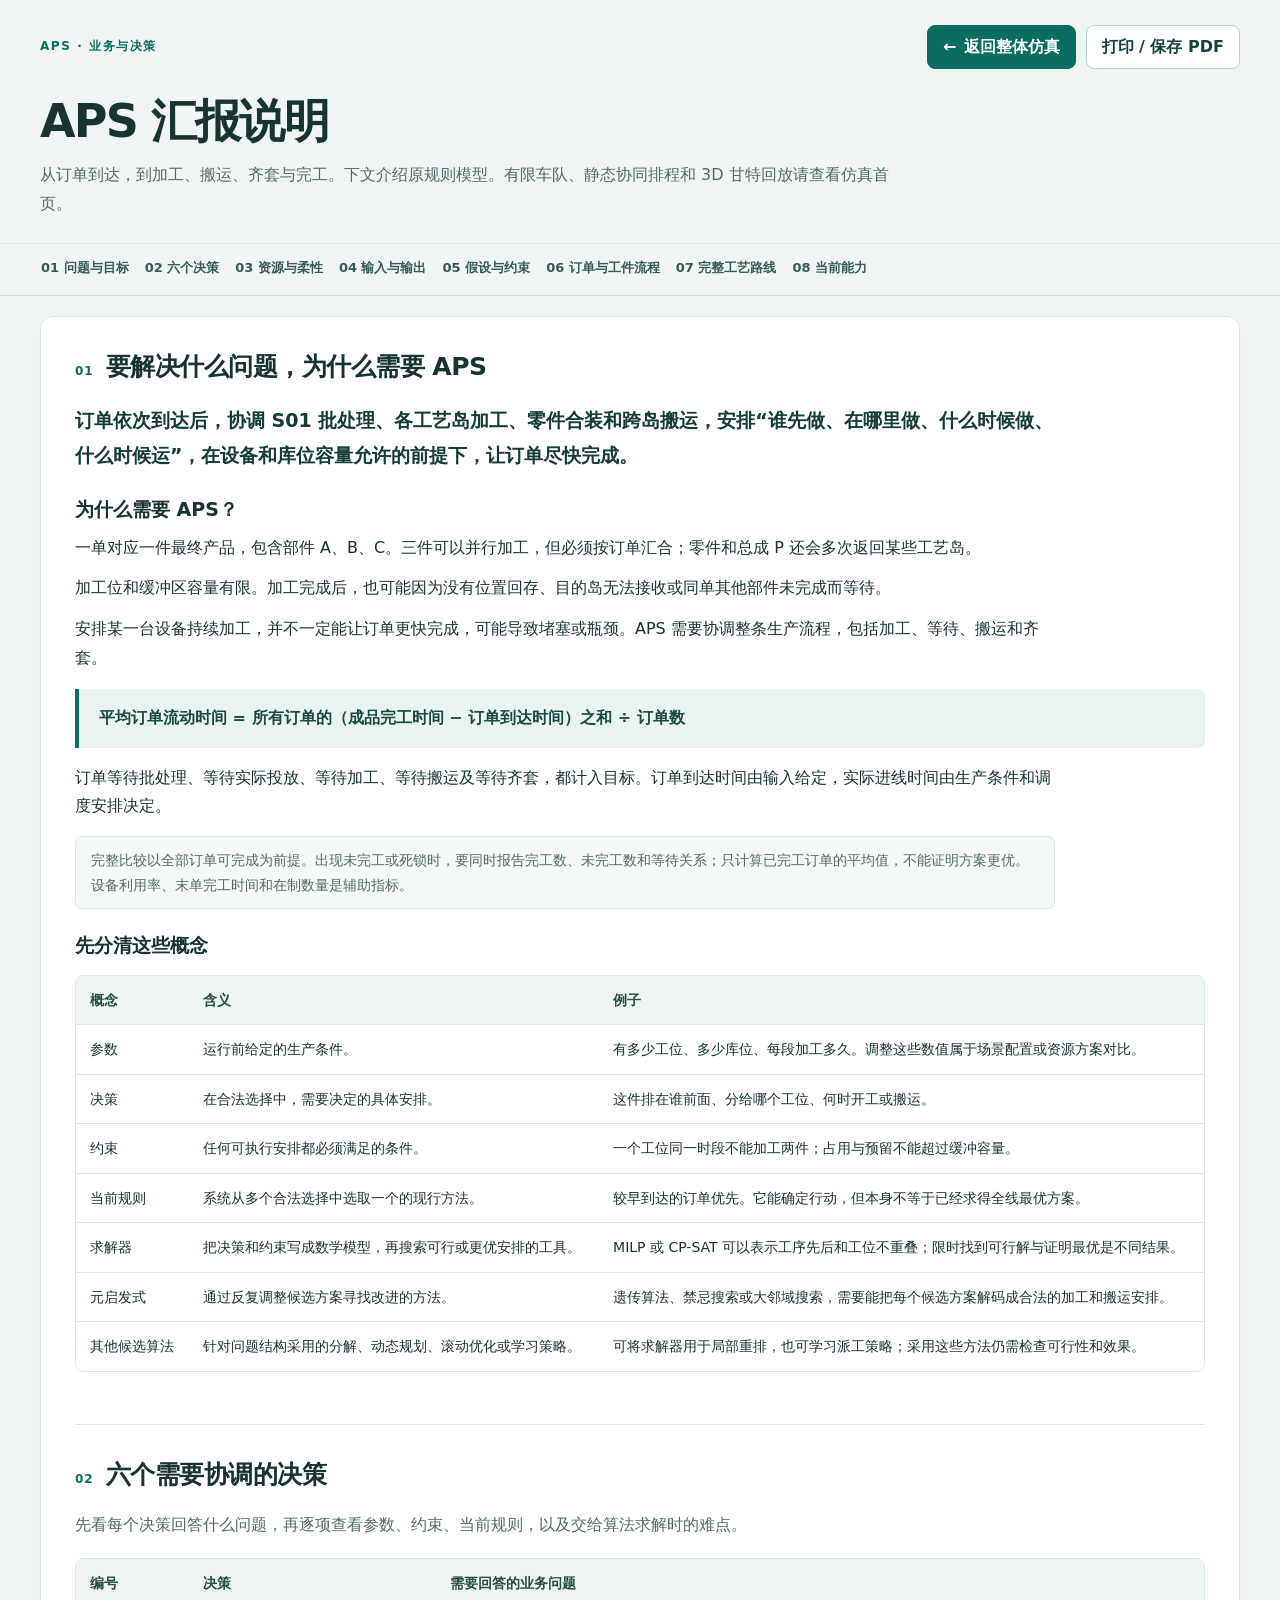
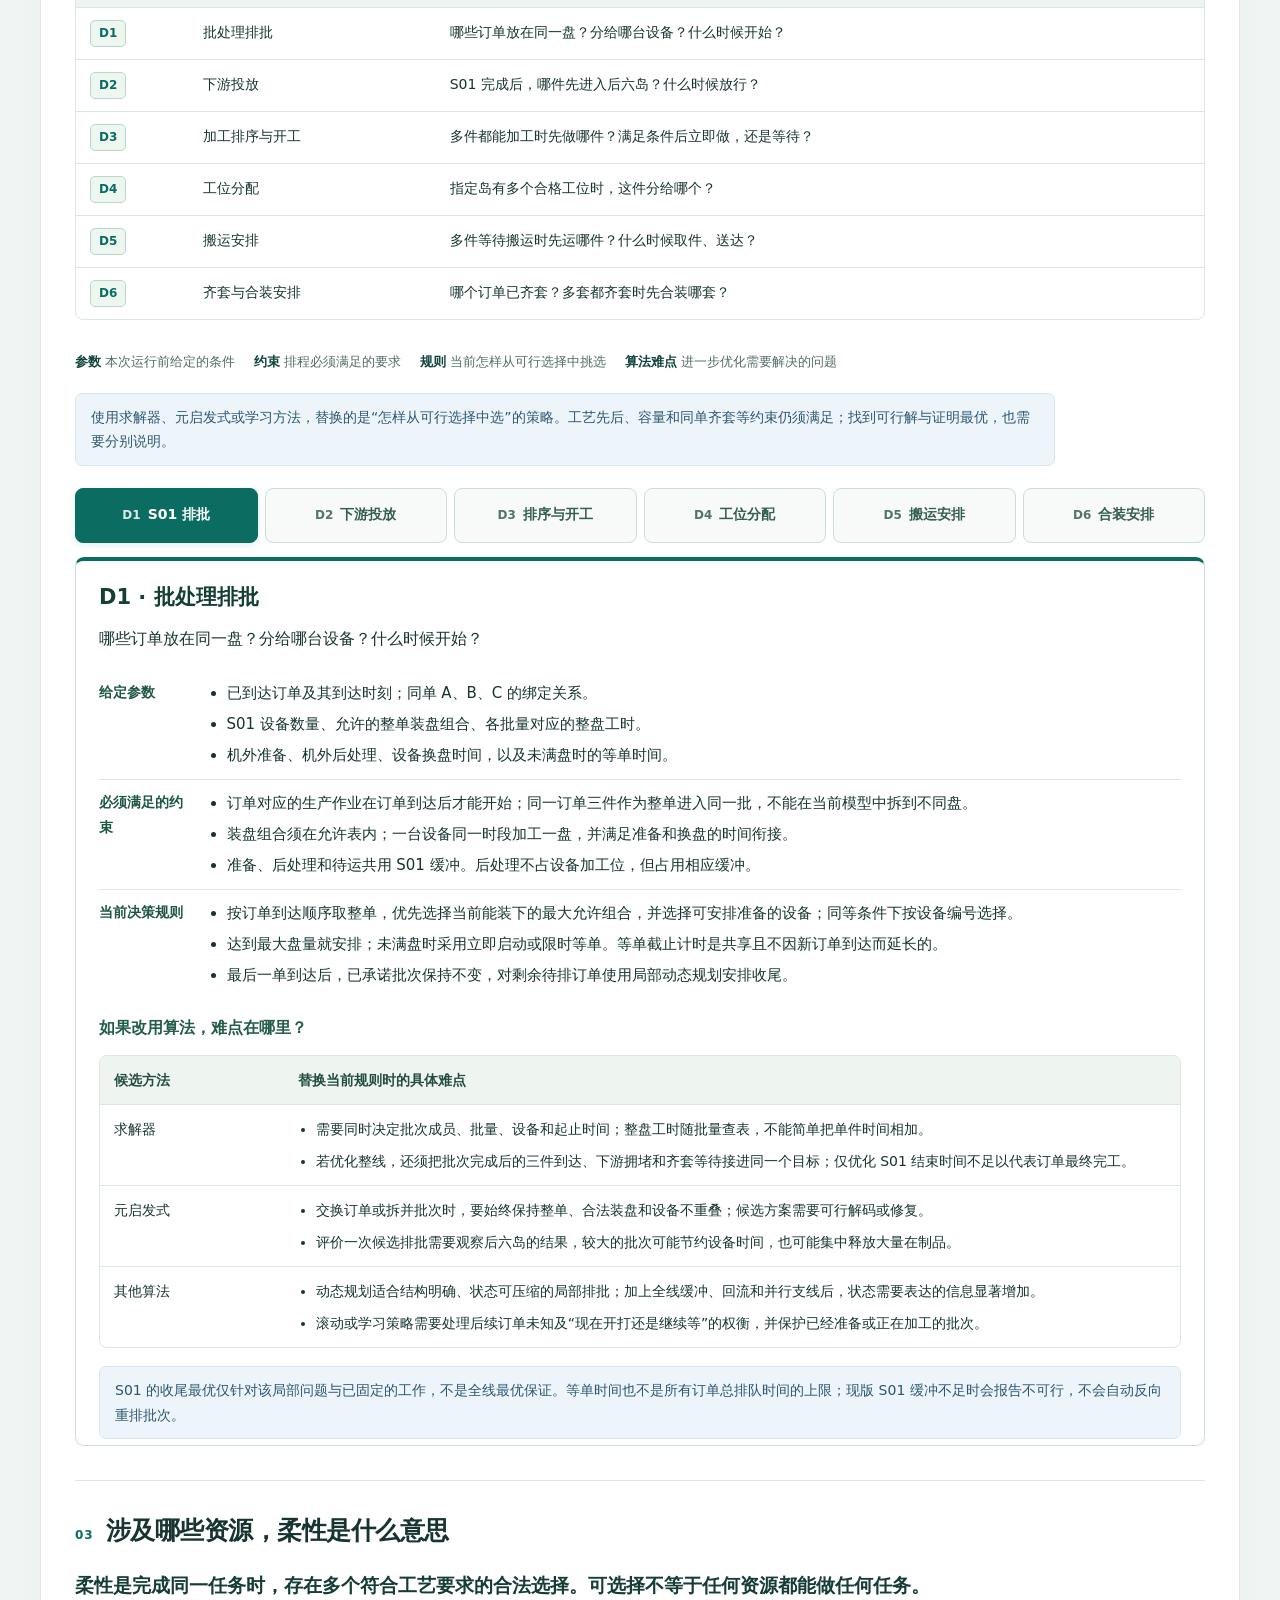
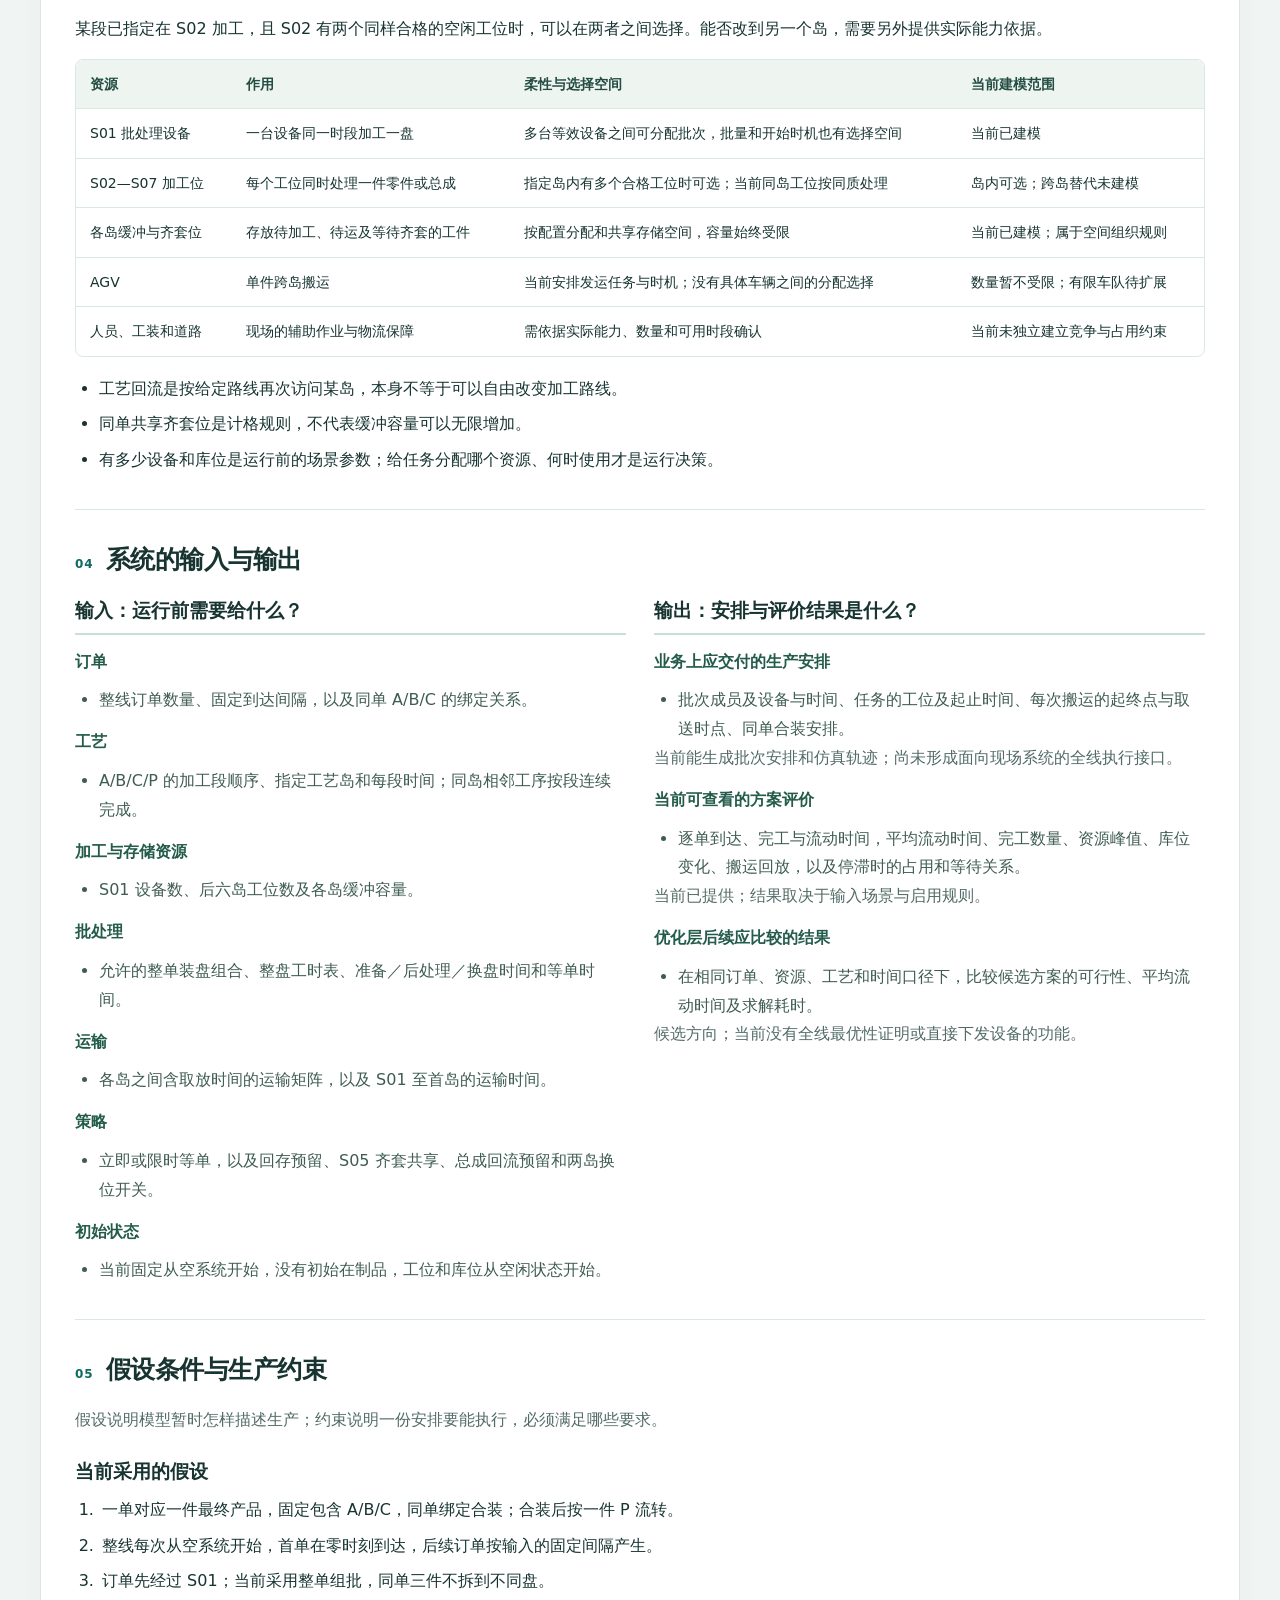
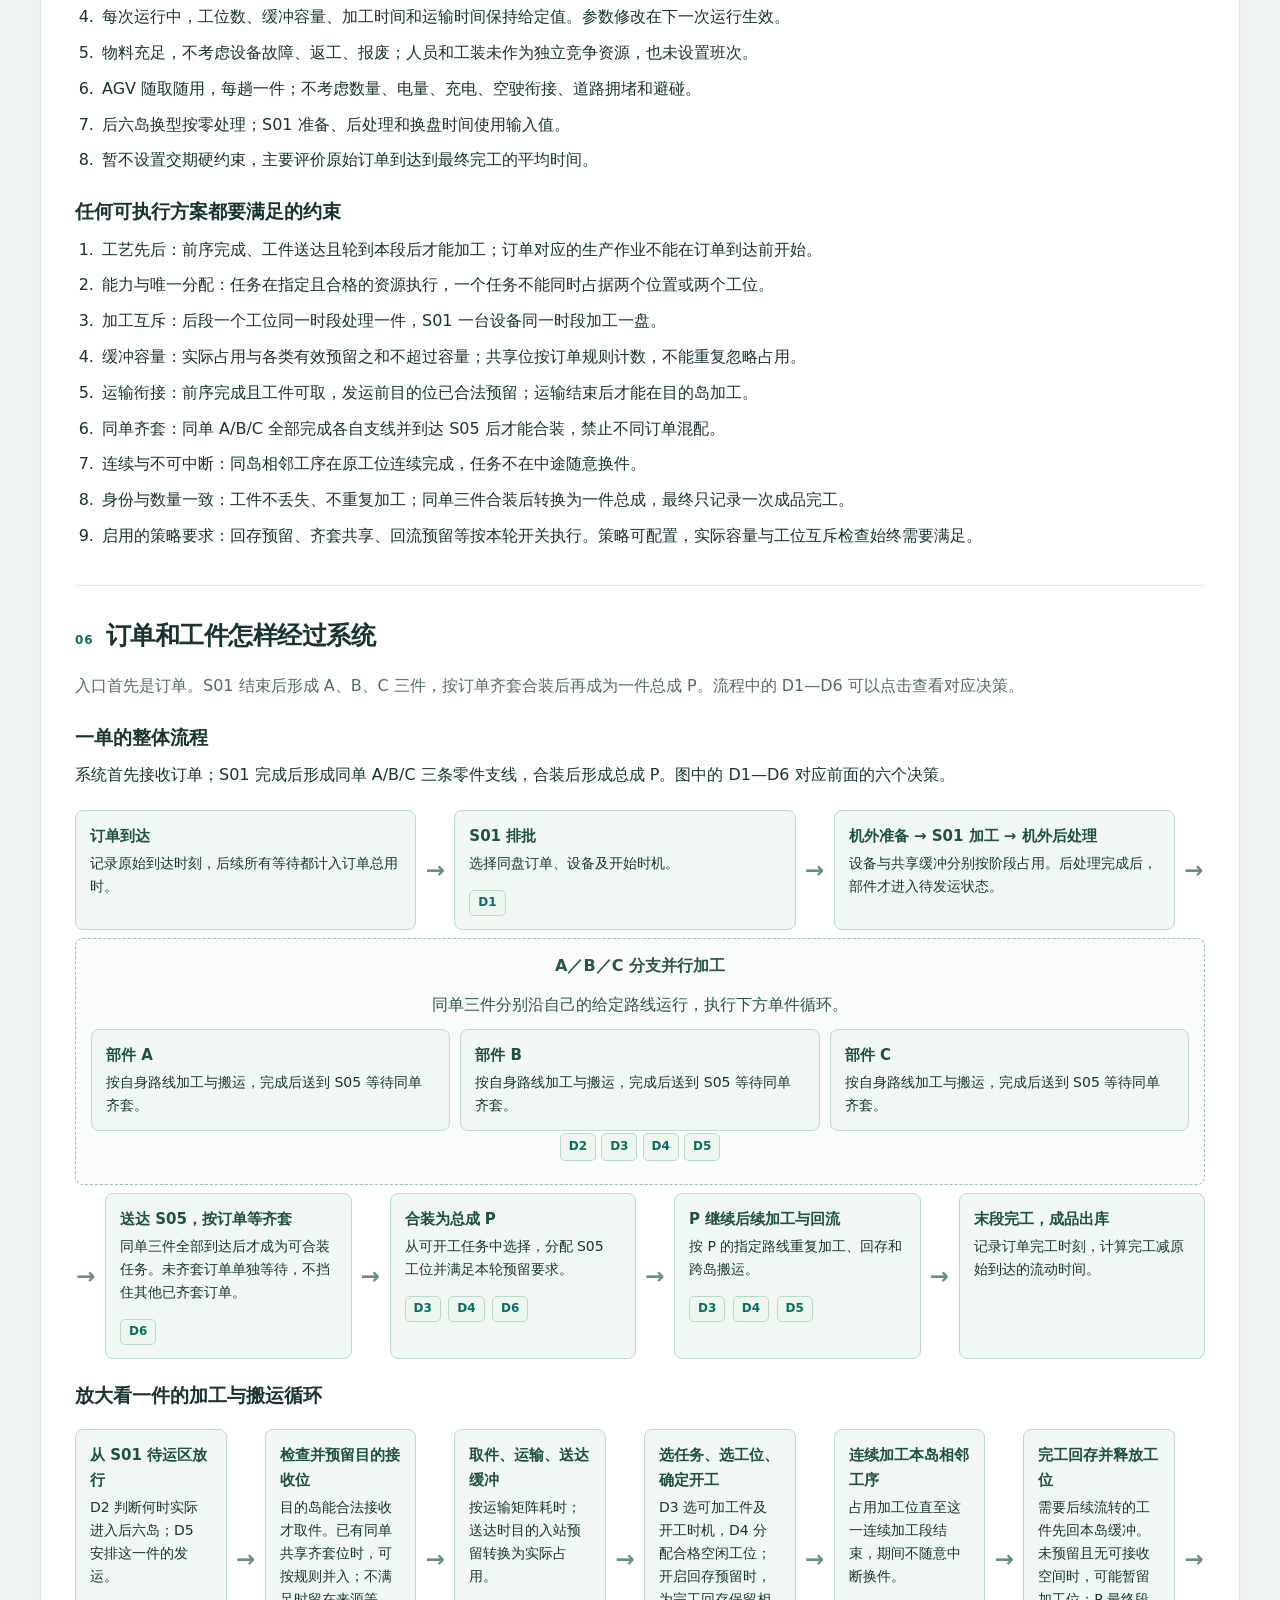
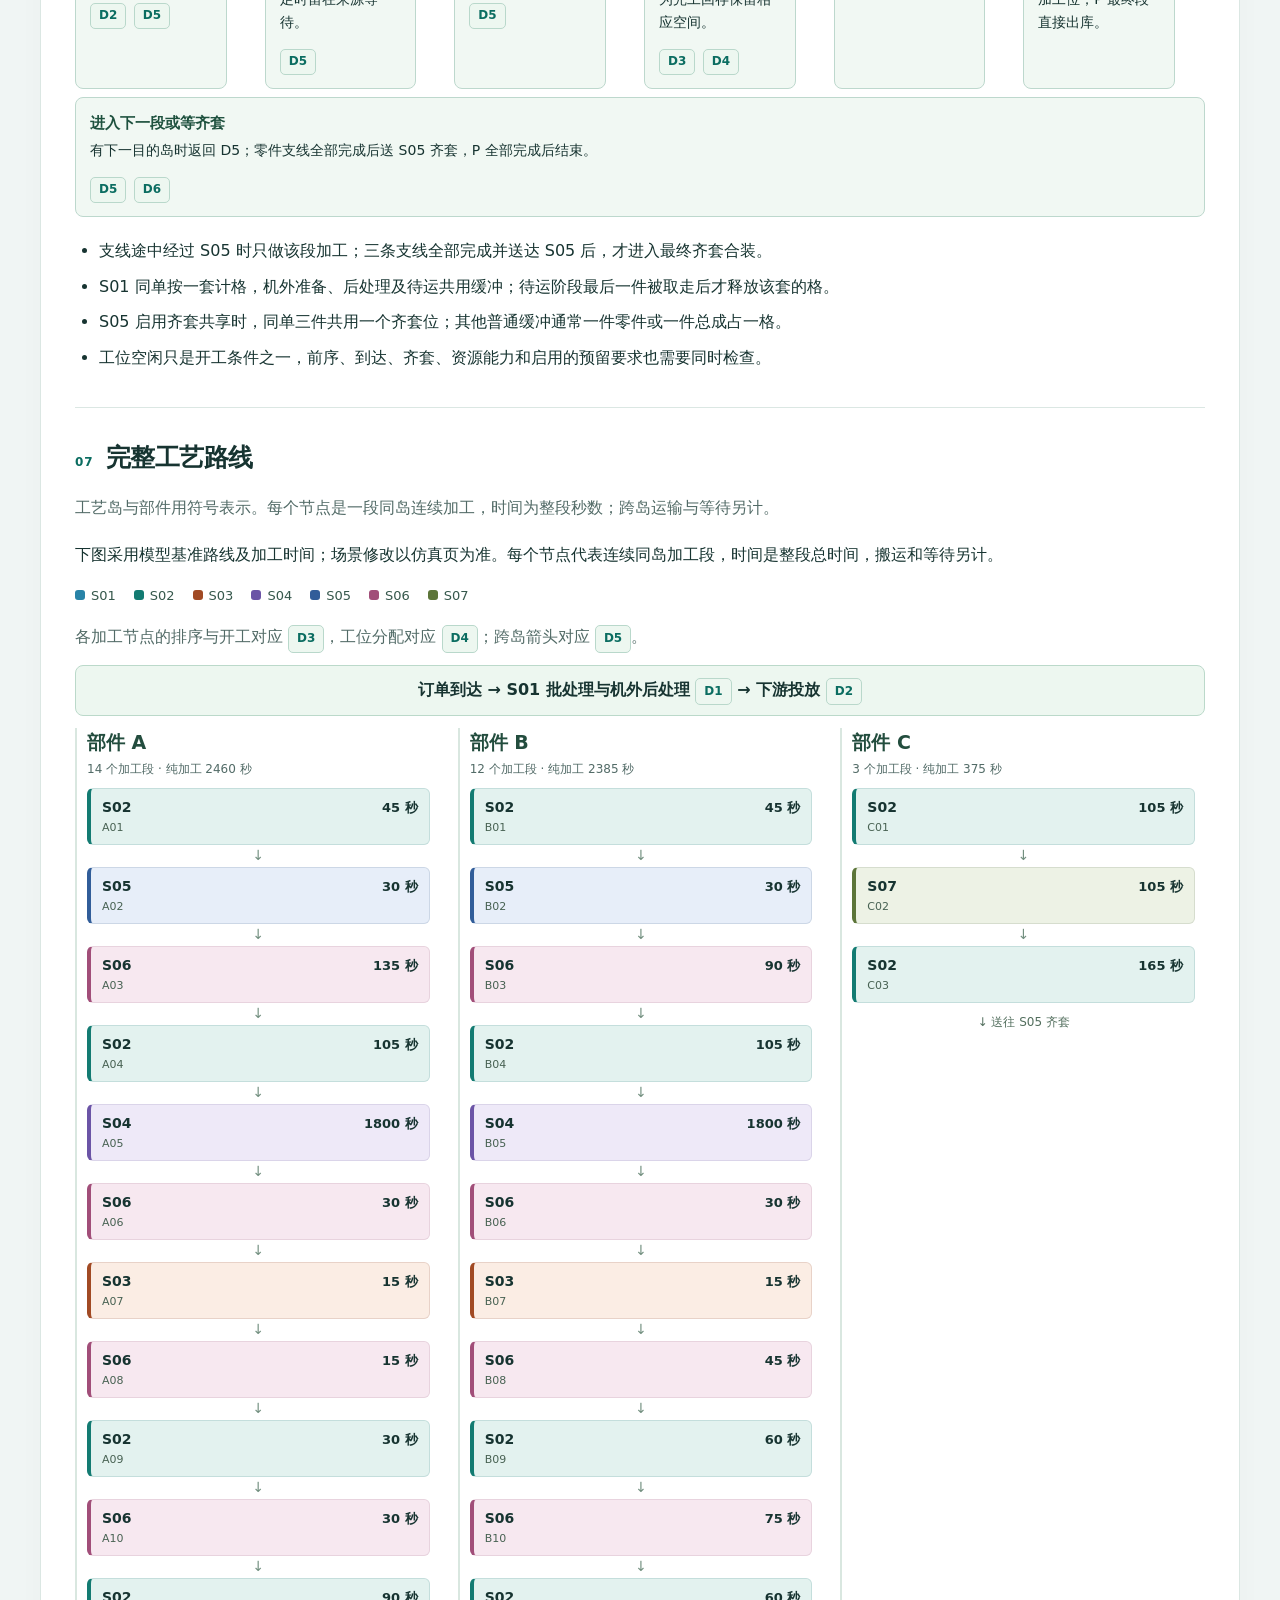
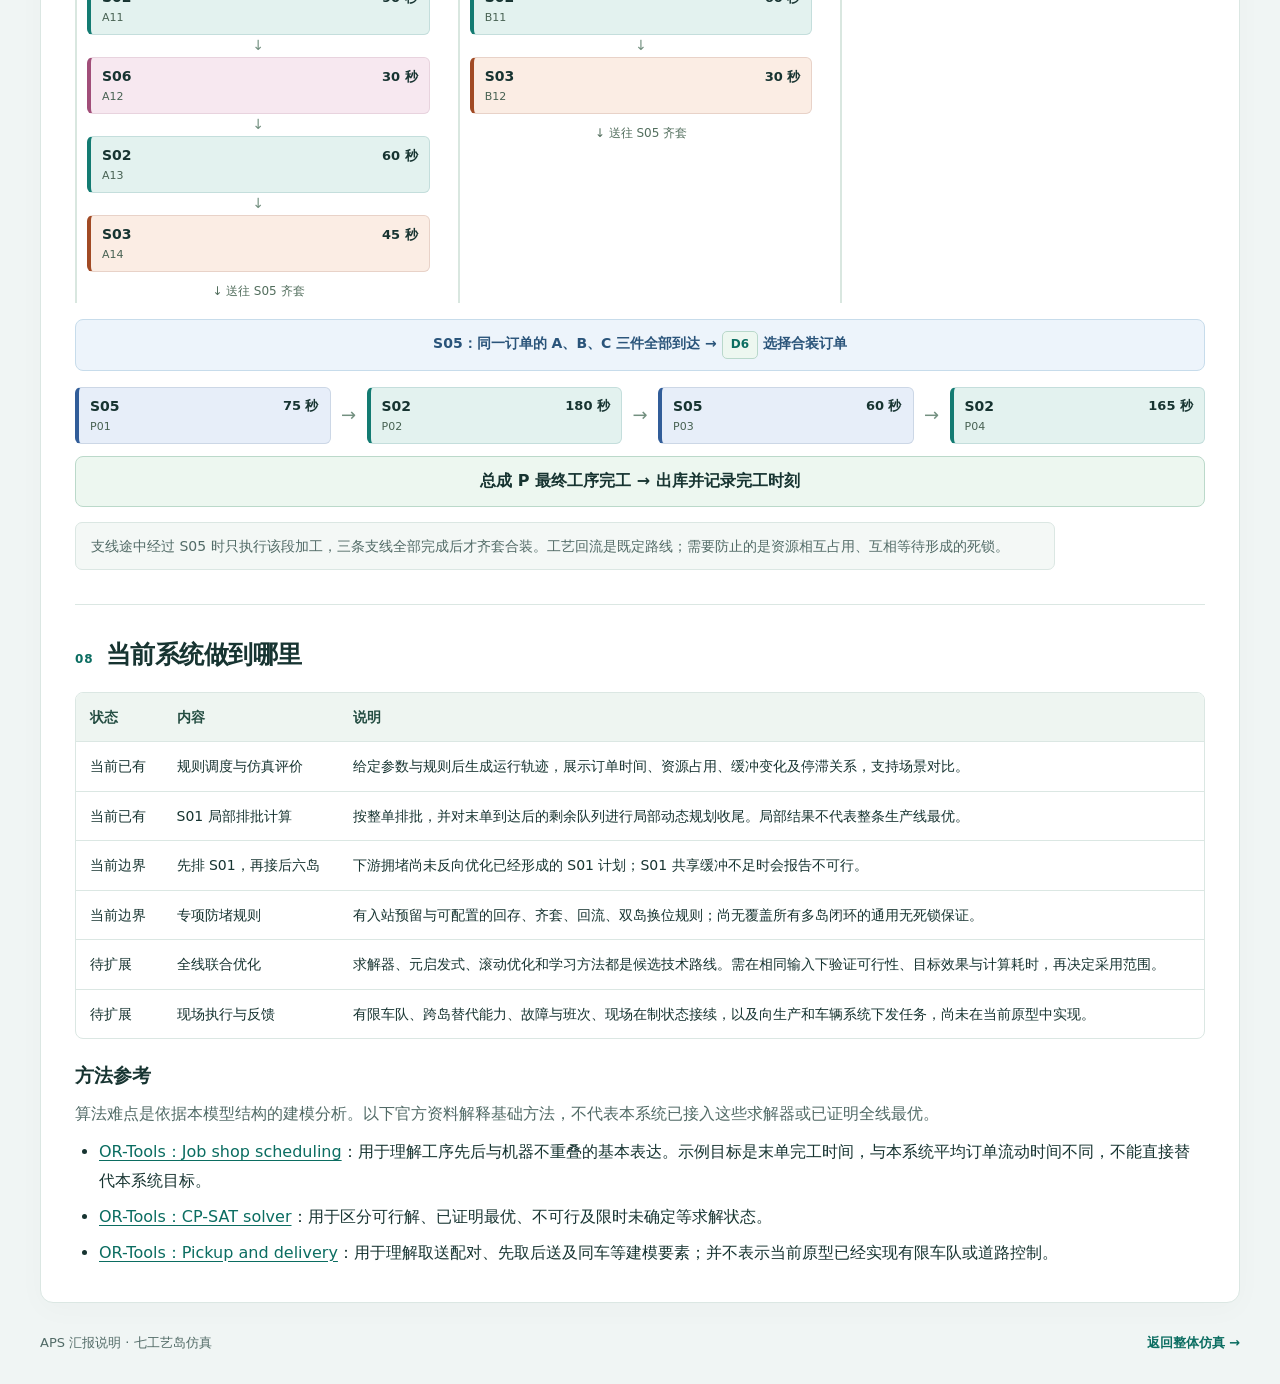
<file: docs/aps-briefing.html>
<!doctype html>
<html lang="zh-CN">
<head>
  <meta charset="utf-8">
  <meta name="viewport" content="width=device-width, initial-scale=1">
  <meta name="color-scheme" content="light">
  <meta name="theme-color" content="#123f3c">
  <link rel="icon" href="data:,">
  <title>APS 汇报说明 · 七工艺岛仿真</title>
  <style>
    :root{font-family:"Microsoft YaHei","PingFang SC",system-ui,sans-serif;font-size:16px;color:#173431;background:#f0f5f4;--ink:#173431;--muted:#526b67;--line:#dbe7e3;--green:#0b6d61;--green-dark:#12443e;--soft:#e9f4f0;--blue:#225d81;--blue-soft:#edf5fa}
    *{box-sizing:border-box}
    html{scroll-behavior:smooth;scroll-padding-top:148px}
    body{margin:0;line-height:1.8;overflow-wrap:break-word}
    [hidden]{display:none!important}
    a{color:var(--green);text-underline-offset:3px}
    button,a{-webkit-tap-highlight-color:transparent}
    button{font:inherit;cursor:pointer}
    a:focus-visible,button:focus-visible,[tabindex]:focus-visible{outline:3px solid #4b9e92;outline-offset:4px}
    .report-shell{width:min(1200px,calc(100% - 48px));margin-inline:auto;min-width:0}
    .report-header{padding:25px 0 24px}
    .header-top{display:flex;align-items:center;justify-content:space-between;gap:16px;flex-wrap:wrap;margin-bottom:24px}
    .report-brand{font-size:12px;font-weight:750;letter-spacing:.13em;color:var(--green)}
    .header-actions{display:flex;align-items:center;gap:10px;flex-wrap:wrap}
    .action{display:inline-flex;align-items:center;justify-content:center;gap:7px;min-height:44px;padding:8px 15px;border:1px solid #b9d2c9;border-radius:8px;background:#fff;color:var(--green-dark);font-weight:700;text-decoration:none;line-height:1.4}
    .action.primary{background:var(--green);color:#fff;border-color:var(--green)}
    .action:hover{background:#e4f2ec}
    .action.primary:hover{background:#08594f}
    h1,h2,h3,h4,p{margin:0}
    h1{font-size:clamp(30px,4.5vw,46px);line-height:1.22;letter-spacing:-.04em}
    .report-subtitle{max-width:860px;margin-top:12px;color:var(--muted);font-size:16px}
    .chapter-nav{position:sticky;top:0;z-index:10;background:#f0f5f4f5;border-top:1px solid var(--line);border-bottom:1px solid #cbded6;backdrop-filter:blur(9px)}
    .chapter-nav-inner{display:flex;align-items:center;gap:5px 14px;flex-wrap:wrap;padding-block:10px}
    .chapter-nav a{display:inline-block;padding:4px 1px;color:#355c55;text-decoration:none;font-size:13px;font-weight:700;border-bottom:2px solid transparent;line-height:1.6}
    .chapter-nav a:hover,.chapter-nav a:focus-visible{color:var(--green);border-bottom-color:var(--green)}
    .report-paper{margin-top:20px;margin-bottom:28px;padding:0 34px;background:#fff;border:1px solid var(--line);border-radius:13px;box-shadow:0 7px 30px #123f3c06}
    .report-section{padding:32px 0 34px;min-width:0;scroll-margin-top:140px}
    .report-section+.report-section{border-top:1px solid var(--line)}
    .section-heading{display:flex;align-items:baseline;gap:12px;margin-bottom:18px}
    .section-number{font-size:12px;font-weight:800;letter-spacing:.08em;color:var(--green);flex:none}
    h2{font-size:25px;line-height:1.45;letter-spacing:-.02em}
    h3{font-size:19px;line-height:1.5;margin:22px 0 10px}
    h4{font-size:16px;line-height:1.5;margin:17px 0 8px}
    p+p{margin-top:12px}
    p+ul,p+ol{margin-top:10px}
    ul,ol{padding-left:1.5em;margin:10px 0 0}
    li+li{margin-top:7px}
    p,li,dd,td,th{overflow-wrap:anywhere}
    .report-section>p,.section-intro{max-width:980px}
    .section-intro,.muted,.subtle{color:var(--muted)}
    .section-intro{margin-bottom:18px}
    .lead,.problem-statement{font-size:19px;line-height:1.85;font-weight:650;color:#153c35}
    blockquote,.highlight,.goal,.objective,.statement{margin:16px 0;padding:15px 20px;background:var(--soft);border-left:4px solid var(--green);border-radius:0 7px 7px 0;color:#194a3f}
    blockquote p,.goal p,.objective p{margin:0}
    .goal,.objective{font-weight:700}
    .note,.boundary-note,.scope-note{margin-top:15px;padding:11px 15px;background:#f4f8f6;border:1px solid var(--line);border-radius:7px;color:var(--muted);font-size:14px;line-height:1.75}
    .boundary-note,.scope-note{background:var(--blue-soft);border-color:#d7e5ef;color:#2c5771}
    .term-legend{display:flex;gap:9px 19px;flex-wrap:wrap;padding:12px 0 4px;margin:12px 0;color:var(--muted);font-size:13px}
    .term-legend strong{color:var(--green-dark);margin-right:4px}
    .table-wrap,.scroll{max-width:100%;min-width:0;overflow-x:auto;margin:15px 0 18px;border:1px solid var(--line);border-radius:8px;overscroll-behavior-x:contain}
    table{width:100%;border-collapse:collapse;text-align:left;font-size:14px;line-height:1.75}
    table caption{text-align:left;font-weight:700;padding:12px 14px;color:var(--ink)}
    th,td{padding:12px 14px;border-bottom:1px solid var(--line);vertical-align:top;white-space:normal}
    th{font-weight:700}
    thead th{background:#eef5f1;color:#244d42}
    tbody th{background:#f8fbf9;color:#245449}
    tbody tr:last-child>*{border-bottom:0}
    td p+p{margin-top:8px}
    td ul,td ol{margin-top:0;padding-left:1.3em}
    .overview-table,.resource-table{min-width:690px}
    .overview-table th:first-child,.overview-table td:first-child{width:10%}
    .algorithm-table{min-width:660px;table-layout:fixed}
    .algorithm-table th:first-child,.algorithm-table td:first-child{width:17%}
    .algorithm-table th:not(:first-child){width:auto}
    .decision-tabs{display:grid;grid-template-columns:repeat(6,minmax(0,1fr));gap:7px;margin:22px 0 0}
    .decision-tabs button{display:flex;align-items:center;justify-content:center;gap:7px;min-width:0;min-height:55px;padding:9px 8px;border:1px solid #cbded5;border-radius:8px;background:#f7faf8;color:#345e52;font-size:14px;font-weight:700;line-height:1.4}
    .decision-tabs button span{font-size:12px;font-weight:800;opacity:.85}
    .decision-tabs button:hover{background:#eaf3ed;border-color:#8cb9a5}
    .decision-tabs button[aria-selected="true"]{background:var(--green);border-color:var(--green);color:#fff;box-shadow:0 2px 6px #0b6d6120}
    .decision-panel,[data-decision]{margin-top:14px;padding:21px 23px 6px;border:1px solid #cbded5;border-top:4px solid var(--green);border-radius:9px;background:#fff;min-width:0;scroll-margin-top:160px}
    [data-decision]>h3{font-size:21px;margin:0 0 12px;color:#153f34}
    [data-decision] h4{color:#245c4b}
    .decision-fields,dl.decision-fields{display:grid;grid-template-columns:108px minmax(0,1fr);gap:0;margin:16px 0}
    .decision-fields dt{padding:10px 12px 10px 0;border-top:1px solid var(--line);font-size:14px;color:#205742;font-weight:750}
    .decision-fields dd{padding:10px 0;border-top:1px solid var(--line);margin:0;min-width:0;font-size:15px}
    .decision-fields dt:first-of-type,.decision-fields dt:first-of-type+dd{border-top:0}
    .decision-fields ul,.decision-fields ol{margin:0;padding-left:1.3em}
    .decision-fields li+li{margin-top:4px}
    .decision-fields dd>p:first-child{margin-top:0}
    .tag,.decision-tag{display:inline-flex;align-items:center;padding:2px 8px;border:1px solid #b9d8cb;border-radius:5px;background:#edf7f0;color:#205b48;font-size:12px;font-weight:750;white-space:nowrap;text-decoration:none}
    a[data-go-decision]{text-decoration:none;font-weight:750;color:var(--green)}
    a[data-go-decision]:hover{text-decoration:underline}
    .io-columns,.io-grid,.two-column{display:grid;grid-template-columns:repeat(2,minmax(0,1fr));gap:28px;min-width:0}
    .io-columns>*,.io-grid>*,.two-column>*{min-width:0}
    .io-columns h3,.io-grid h3,.two-column h3{margin-top:0;padding-bottom:8px;border-bottom:2px solid #cbded5}
    .definition-list{margin:0}
    .definition-list dt{font-weight:750;color:#245c4b;margin-top:13px}
    .definition-list dd{margin:4px 0 0;color:#3f5c52}
    .assumption-list,.constraint-list{margin-top:10px}
    .assumption-list li,.constraint-list li{padding-left:3px}
    .constraint-list strong,.assumption-list strong{color:#214e40}
    .process-flow{display:flex;align-items:stretch;gap:8px;min-width:0;margin:20px 0;flex-wrap:wrap}
    .process-step{position:relative;flex:1 1 150px;min-width:0;padding:13px 14px;border:1px solid #bdd8cd;border-radius:8px;background:#f1f8f3;line-height:1.65;font-size:14px}
    .process-step strong{display:block;color:#1e513e;font-size:15px;margin-bottom:3px}
    .process-step p{font-size:14px}
    .process-step small{display:block;color:var(--muted);font-size:12px;margin-top:6px}
    .process-step a[data-go-decision]{display:inline-block;margin:3px 3px 0 0}
    .process-arrow{display:flex;align-items:center;justify-content:center;color:#6b8f7e;font-size:23px;font-weight:700;flex:0 0 22px;line-height:1.4}
    .process-parallel{flex:1 1 100%;padding:13px 15px;border:1px dashed #9dbfac;border-radius:8px;background:#fafcfb;min-width:0}
    .process-parallel>p,.process-parallel>strong{display:block;margin-bottom:10px;text-align:center;color:#285647}
    .process-branches{display:grid;grid-template-columns:repeat(3,minmax(0,1fr));gap:10px;min-width:0}
    .process-branches>*{min-width:0}
    .process-label{display:inline-block;font-size:12px;font-weight:750;color:#476b5b}
    .process-check{background:#fdf9eb;border-color:#e3d5a4}
    .route-legend{display:flex;flex-wrap:wrap;gap:8px 18px;margin:14px 0 16px;font-size:13px;color:#36584c}
    .route-legend span{display:inline-flex;align-items:center;gap:6px}
    .route-legend i,.route-legend b{display:inline-block;width:10px;height:10px;flex:none;border-radius:3px;background:var(--route-color,#2e8372)}
    .route-three{display:grid;grid-template-columns:repeat(3,minmax(0,1fr));gap:18px;min-width:0}
    .route-branch{min-width:0;padding:0 10px;border-left:2px solid #d9e7e0}
    .route-branch>h3,.route-branch>h4{margin:0 0 10px;color:#234d3e}
    .route-branch>h3 small,.route-branch>h4 small{display:block;margin-top:3px;font-size:12px;font-weight:400;color:var(--muted)}
    .route-segment{padding:8px 11px;border:1px solid color-mix(in srgb,var(--route-color,#397e69) 25%,#fff);border-left:4px solid var(--route-color,#397e69);border-radius:6px;background:var(--route-light,#edf7f1);min-width:0;font-size:13px;line-height:1.5}
    .route-segment>div,.route-segment>header{display:flex;align-items:center;justify-content:space-between;gap:8px}
    .route-segment strong{font-size:14px}
    .route-segment small,.route-segment p{display:block;margin-top:2px;color:#486253;font-size:11px}
    .route-segment .route-time{font-weight:700;white-space:nowrap}
    .route-arrow{color:#739080;text-align:center;padding:2px 0;font-size:14px;line-height:1.25}
    .route-branch-tail{display:block;margin-top:9px;color:#526e5d;font-size:12px;text-align:center}
    .route-join{margin:16px 0;padding:11px 15px;background:#edf4fb;color:#2a547a;border:1px solid #c7dceb;border-radius:8px;text-align:center;font-size:14px;font-weight:700}
    .route-assembly{display:flex;align-items:stretch;gap:8px;min-width:0}
    .route-assembly>.route-segment{flex:1;min-width:0}
    .route-assembly>.route-arrow{display:flex;align-items:center;justify-content:center;flex:0 0 20px;font-size:18px}
    .route-start,.route-end{padding:10px 15px;border:1px solid #bbd9ca;border-radius:8px;background:#edf7f0;text-align:center;font-weight:700;margin:12px 0}
    .capability-table{min-width:620px}
    .report-footer{display:flex;justify-content:space-between;align-items:center;gap:16px;flex-wrap:wrap;padding:0 0 30px;color:var(--muted);font-size:13px}
    .report-footer a{text-decoration:none;font-weight:700}
    code{font-size:.92em;background:#eff5f1;padding:1px 4px;border-radius:3px;overflow-wrap:anywhere}
    @media(max-width:850px){
      .report-shell{width:calc(100% - 32px)}
      .report-paper{padding-inline:23px}
      .decision-tabs{grid-template-columns:repeat(3,minmax(0,1fr))}
      .decision-panel,[data-decision]{padding:17px 16px 4px}
      .io-columns,.io-grid,.two-column{gap:20px}
    }
    @media(max-width:600px){
      :root{font-size:15px}
      html{scroll-padding-top:166px}
      .report-shell{width:calc(100% - 24px)}
      .report-header{padding-top:18px}
      .header-top{gap:14px;margin-bottom:20px}
      .report-brand{font-size:11px}
      .header-actions{gap:7px}
      .action{padding:8px 10px;font-size:13px}
      .report-subtitle{font-size:14px}
      .chapter-nav-inner{gap:4px 12px;padding-block:8px}
      .chapter-nav a{font-size:12px}
      .report-paper{padding-inline:15px;border-radius:10px;margin-top:14px}
      .report-section{padding-block:24px;scroll-margin-top:158px}
      h2{font-size:21px}
      h3{font-size:18px}
      .section-heading{gap:9px;margin-bottom:15px}
      .lead,.problem-statement{font-size:17px}
      .decision-tabs{gap:5px}
      .decision-tabs button{min-height:56px;flex-direction:column;gap:2px;font-size:12px}
      .decision-fields,dl.decision-fields{grid-template-columns:1fr}
      .decision-fields dt{padding:10px 0 2px}
      .decision-fields dd{padding:2px 0 10px;border-top:0}
      .decision-fields dt:first-of-type{padding-top:0}
      .io-columns,.io-grid,.two-column{grid-template-columns:1fr;gap:23px}
      .process-flow{flex-direction:column;gap:6px}
      .process-step{flex:auto}
      .process-arrow{flex:auto;min-height:20px;font-size:0}
      .process-arrow::before{content:"↓";font-size:22px}
      .process-parallel{flex:auto;padding:11px}
      .process-branches{grid-template-columns:1fr}
      .route-three{gap:8px}
      .route-branch{padding:0 4px;border-left-width:1px}
      .route-segment{padding:6px 5px;border-left-width:3px;font-size:11px}
      .route-segment>div,.route-segment>header{flex-direction:column;align-items:flex-start;gap:1px}
      .route-segment strong{font-size:12px}
      .route-segment small,.route-segment p{font-size:10px}
      .route-branch>h3,.route-branch>h4{font-size:14px}
      .route-branch>h3 small,.route-branch>h4 small{font-size:10px}
      .route-assembly{gap:4px}
      .route-assembly>.route-arrow{flex-basis:12px;font-size:14px}
      .route-join{padding:9px;font-size:12px}
      blockquote,.highlight,.goal,.objective,.statement{padding:12px 14px}
    }
    @media(prefers-reduced-motion:reduce){html{scroll-behavior:auto}}
    @page{size:A4;margin:14mm 13mm}
    @media print{
      :root{font-size:10.5pt;background:#fff;color:#172e28}
      body{background:#fff;line-height:1.6;print-color-adjust:exact;-webkit-print-color-adjust:exact}
      html{scroll-behavior:auto}
      .report-shell{width:100%;max-width:none;margin:0}
      .report-header{padding:0 0 12pt}
      .header-top{margin-bottom:9pt}
      .report-brand{font-size:8.5pt}
      h1{font-size:24pt}
      h2{font-size:16pt}
      h3{font-size:12.5pt}
      h4{font-size:11pt}
      .report-subtitle{font-size:10pt;margin-top:7pt}
      .header-actions,.chapter-nav,.decision-tabs,.screen-only,.print-page,.report-footer{display:none!important}
      .report-paper{padding:0;margin:0;border:0;border-radius:0;box-shadow:none}
      .report-section{padding:16pt 0 18pt;scroll-margin:0;break-inside:auto}
      .section-heading{margin-bottom:10pt}
      h2,h3,h4,.section-heading{break-after:avoid}
      p,li,dd{orphans:3;widows:3}
      .lead,.problem-statement{font-size:12pt}
      blockquote,.highlight,.goal,.objective,.statement{padding:9pt 12pt;margin:10pt 0}
      .note,.boundary-note,.scope-note{font-size:9pt;padding:7pt 10pt}
      #decisions [data-decision][hidden]{display:block!important}
      [data-decision],.decision-panel{padding:12pt 0 0;margin-top:14pt;border:0;border-top:1px solid #b6d0c2;border-radius:0;break-inside:auto}
      [data-decision]>h3{font-size:13pt;break-after:avoid}
      .decision-fields,dl.decision-fields{grid-template-columns:68pt minmax(0,1fr);margin:8pt 0}
      .decision-fields dt,.decision-fields dd{font-size:10pt;padding-block:7pt}
      .decision-fields dd{border-top:1px solid var(--line)}
      .decision-fields dt:first-of-type+dd{border-top:0}
      .table-wrap,.scroll{overflow:visible;max-height:none;border-radius:0;margin:10pt 0 12pt}
      table,.overview-table,.algorithm-table,.resource-table,.capability-table{min-width:0!important;width:100%;font-size:9pt;line-height:1.55}
      th,td{padding:7pt 8pt}
      thead{display:table-header-group}
      tr{break-inside:avoid}
      table caption{padding:7pt 8pt}
      .io-columns,.io-grid,.two-column{gap:18pt;grid-template-columns:repeat(2,minmax(0,1fr))}
      .process-flow{gap:5pt;flex-direction:row}
      .process-step{padding:8pt;font-size:9pt;flex:1 1 90pt}
      .process-step strong{font-size:10pt}
      .process-step p{font-size:9pt}
      .process-arrow{font-size:16pt;flex:0 0 12pt}
      .process-arrow::before{content:none}
      .process-parallel{flex:1 1 100%;padding:8pt}
      .process-branches{grid-template-columns:repeat(3,minmax(0,1fr));gap:7pt}
      #routes{break-before:page}
      .route-three{grid-template-columns:repeat(3,minmax(0,1fr));gap:10pt}
      .route-branch{padding:0 5pt}
      .route-branch>h3,.route-branch>h4{font-size:10.5pt;margin-bottom:6pt}
      .route-branch>h3 small,.route-branch>h4 small{font-size:8pt}
      .route-segment{padding:4pt 6pt;font-size:8.5pt;line-height:1.3;break-inside:avoid}
      .route-segment>div,.route-segment>header{flex-direction:row;align-items:center}
      .route-segment strong{font-size:9pt}
      .route-segment small,.route-segment p{font-size:7.5pt;margin-top:1pt}
      .route-arrow{font-size:8.5pt;line-height:1.1;padding:1pt 0}
      .route-join{font-size:9pt;padding:7pt;margin:9pt 0}
      .route-start,.route-end{padding:7pt;margin:8pt 0;font-size:9pt}
      .route-assembly{gap:5pt}
      .route-assembly>.route-arrow{flex-basis:12pt;font-size:12pt}
      a{color:inherit;text-decoration:none}
    }
  </style>
</head>
<body>
  <header class="report-shell report-header">
    <div class="header-top">
      <p class="report-brand">APS · 业务与决策</p>
      <div class="header-actions">
        <a class="action primary" id="back-to-simulation" href="./index.html"><span aria-hidden="true">←</span> 返回整体仿真</a>
        <button class="action print-page" id="print-report" type="button">打印 / 保存 PDF</button>
      </div>
    </div>
    <h1>APS 汇报说明</h1>
    <p class="report-subtitle">从订单到达，到加工、搬运、齐套与完工。下文介绍原规则模型。有限车队、静态协同排程和 3D 甘特回放请查看仿真首页。</p>
  </header>

  <nav class="chapter-nav" aria-label="汇报目录">
    <div class="report-shell chapter-nav-inner">
      <a href="#problem">01 问题与目标</a>
      <a href="#decisions">02 六个决策</a>
      <a href="#resources">03 资源与柔性</a>
      <a href="#inputs-outputs">04 输入与输出</a>
      <a href="#assumptions-constraints">05 假设与约束</a>
      <a href="#flow">06 订单与工件流程</a>
      <a href="#routes">07 完整工艺路线</a>
      <a href="#capabilities">08 当前能力</a>
    </div>
  </nav>

  <main class="report-shell report-paper">
    <section class="report-section" id="problem" aria-labelledby="problem-title">
      <div class="section-heading"><span class="section-number" aria-hidden="true">01</span><h2 id="problem-title">要解决什么问题，为什么需要 APS</h2></div>
      <p class="lead">订单依次到达后，协调 S01 批处理、各工艺岛加工、零件合装和跨岛搬运，安排“谁先做、在哪里做、什么时候做、什么时候运”，在设备和库位容量允许的前提下，让订单尽快完成。</p><h3>为什么需要 APS？</h3><p>一单对应一件最终产品，包含部件 A、B、C。三件可以并行加工，但必须按订单汇合；零件和总成 P 还会多次返回某些工艺岛。</p><p>加工位和缓冲区容量有限。加工完成后，也可能因为没有位置回存、目的岛无法接收或同单其他部件未完成而等待。</p><p>安排某一台设备持续加工，并不一定能让订单更快完成，可能导致堵塞或瓶颈。APS 需要协调整条生产流程，包括加工、等待、搬运和齐套。</p><div class="objective"><p>平均订单流动时间 = 所有订单的（成品完工时间 − 订单到达时间）之和 ÷ 订单数</p></div><p>订单等待批处理、等待实际投放、等待加工、等待搬运及等待齐套，都计入目标。订单到达时间由输入给定，实际进线时间由生产条件和调度安排决定。</p><p class="note">完整比较以全部订单可完成为前提。出现未完工或死锁时，要同时报告完工数、未完工数和等待关系；只计算已完工订单的平均值，不能证明方案更优。设备利用率、末单完工时间和在制数量是辅助指标。</p><h3>先分清这些概念</h3><div class="table-wrap"><table class=""><thead><tr><th scope="col">概念</th><th scope="col">含义</th><th scope="col">例子</th></tr></thead><tbody><tr><td>参数</td><td>运行前给定的生产条件。</td><td>有多少工位、多少库位、每段加工多久。调整这些数值属于场景配置或资源方案对比。</td></tr><tr><td>决策</td><td>在合法选择中，需要决定的具体安排。</td><td>这件排在谁前面、分给哪个工位、何时开工或搬运。</td></tr><tr><td>约束</td><td>任何可执行安排都必须满足的条件。</td><td>一个工位同一时段不能加工两件；占用与预留不能超过缓冲容量。</td></tr><tr><td>当前规则</td><td>系统从多个合法选择中选取一个的现行方法。</td><td>较早到达的订单优先。它能确定行动，但本身不等于已经求得全线最优方案。</td></tr><tr><td>求解器</td><td>把决策和约束写成数学模型，再搜索可行或更优安排的工具。</td><td>MILP 或 CP-SAT 可以表示工序先后和工位不重叠；限时找到可行解与证明最优是不同结果。</td></tr><tr><td>元启发式</td><td>通过反复调整候选方案寻找改进的方法。</td><td>遗传算法、禁忌搜索或大邻域搜索，需要能把每个候选方案解码成合法的加工和搬运安排。</td></tr><tr><td>其他候选算法</td><td>针对问题结构采用的分解、动态规划、滚动优化或学习策略。</td><td>可将求解器用于局部重排，也可学习派工策略；采用这些方法仍需检查可行性和效果。</td></tr></tbody></table></div>
    </section>

    <section class="report-section" id="decisions" aria-labelledby="decisions-title">
      <div class="section-heading"><span class="section-number" aria-hidden="true">02</span><h2 id="decisions-title">六个需要协调的决策</h2></div>
      <p class="section-intro">先看每个决策回答什么问题，再逐项查看参数、约束、当前规则，以及交给算法求解时的难点。</p>
      <div class="table-wrap"><table class="overview-table"><thead><tr><th scope="col">编号</th><th scope="col">决策</th><th scope="col">需要回答的业务问题</th></tr></thead><tbody><tr><td><a class="decision-tag" href="#decisions" data-go-decision="D1">D1</a></td><td>批处理排批</td><td>哪些订单放在同一盘？分给哪台设备？什么时候开始？</td></tr><tr><td><a class="decision-tag" href="#decisions" data-go-decision="D2">D2</a></td><td>下游投放</td><td>S01 完成后，哪件先进入后六岛？什么时候放行？</td></tr><tr><td><a class="decision-tag" href="#decisions" data-go-decision="D3">D3</a></td><td>加工排序与开工</td><td>多件都能加工时先做哪件？满足条件后立即做，还是等待？</td></tr><tr><td><a class="decision-tag" href="#decisions" data-go-decision="D4">D4</a></td><td>工位分配</td><td>指定岛有多个合格工位时，这件分给哪个？</td></tr><tr><td><a class="decision-tag" href="#decisions" data-go-decision="D5">D5</a></td><td>搬运安排</td><td>多件等待搬运时先运哪件？什么时候取件、送达？</td></tr><tr><td><a class="decision-tag" href="#decisions" data-go-decision="D6">D6</a></td><td>齐套与合装安排</td><td>哪个订单已齐套？多套都齐套时先合装哪套？</td></tr></tbody></table></div>
      <div class="term-legend" aria-label="阅读说明">
        <span><strong>参数</strong>本次运行前给定的条件</span>
        <span><strong>约束</strong>排程必须满足的要求</span>
        <span><strong>规则</strong>当前怎样从可行选择中挑选</span>
        <span><strong>算法难点</strong>进一步优化需要解决的问题</span>
      </div>
      <p class="scope-note">使用求解器、元启发式或学习方法，替换的是“怎样从可行选择中选”的策略。工艺先后、容量和同单齐套等约束仍须满足；找到可行解与证明最优，也需要分别说明。</p>
      <div class="decision-tabs" role="tablist" aria-label="选择决策说明" aria-orientation="horizontal">
        <button type="button" role="tab" id="tab-D1" aria-controls="panel-D1" aria-selected="true" tabindex="0" data-decision-tab="D1"><span>D1</span> S01 排批</button>
        <button type="button" role="tab" id="tab-D2" aria-controls="panel-D2" aria-selected="false" tabindex="-1" data-decision-tab="D2"><span>D2</span> 下游投放</button>
        <button type="button" role="tab" id="tab-D3" aria-controls="panel-D3" aria-selected="false" tabindex="-1" data-decision-tab="D3"><span>D3</span> 排序与开工</button>
        <button type="button" role="tab" id="tab-D4" aria-controls="panel-D4" aria-selected="false" tabindex="-1" data-decision-tab="D4"><span>D4</span> 工位分配</button>
        <button type="button" role="tab" id="tab-D5" aria-controls="panel-D5" aria-selected="false" tabindex="-1" data-decision-tab="D5"><span>D5</span> 搬运安排</button>
        <button type="button" role="tab" id="tab-D6" aria-controls="panel-D6" aria-selected="false" tabindex="-1" data-decision-tab="D6"><span>D6</span> 合装安排</button>
      </div>
      <section class="decision-panel" data-decision="D1" id="panel-D1"><h3>D1 · 批处理排批</h3><p>哪些订单放在同一盘？分给哪台设备？什么时候开始？</p><dl class="decision-fields"><dt>给定参数</dt><dd><ul><li>已到达订单及其到达时刻；同单 A、B、C 的绑定关系。</li><li>S01 设备数量、允许的整单装盘组合、各批量对应的整盘工时。</li><li>机外准备、机外后处理、设备换盘时间，以及未满盘时的等单时间。</li></ul></dd><dt>必须满足的约束</dt><dd><ul><li>订单对应的生产作业在订单到达后才能开始；同一订单三件作为整单进入同一批，不能在当前模型中拆到不同盘。</li><li>装盘组合须在允许表内；一台设备同一时段加工一盘，并满足准备和换盘的时间衔接。</li><li>准备、后处理和待运共用 S01 缓冲。后处理不占设备加工位，但占用相应缓冲。</li></ul></dd><dt>当前决策规则</dt><dd><ul><li>按订单到达顺序取整单，优先选择当前能装下的最大允许组合，并选择可安排准备的设备；同等条件下按设备编号选择。</li><li>达到最大盘量就安排；未满盘时采用立即启动或限时等单。等单截止计时是共享且不因新订单到达而延长的。</li><li>最后一单到达后，已承诺批次保持不变，对剩余待排订单使用局部动态规划安排收尾。</li></ul></dd></dl><h4>如果改用算法，难点在哪里？</h4><div class="table-wrap"><table class="algorithm-table"><thead><tr><th scope="col">候选方法</th><th scope="col">替换当前规则时的具体难点</th></tr></thead><tbody><tr><td>求解器</td><td><ul><li>需要同时决定批次成员、批量、设备和起止时间；整盘工时随批量查表，不能简单把单件时间相加。</li><li>若优化整线，还须把批次完成后的三件到达、下游拥堵和齐套等待接进同一个目标；仅优化 S01 结束时间不足以代表订单最终完工。</li></ul></td></tr><tr><td>元启发式</td><td><ul><li>交换订单或拆并批次时，要始终保持整单、合法装盘和设备不重叠；候选方案需要可行解码或修复。</li><li>评价一次候选排批需要观察后六岛的结果，较大的批次可能节约设备时间，也可能集中释放大量在制品。</li></ul></td></tr><tr><td>其他算法</td><td><ul><li>动态规划适合结构明确、状态可压缩的局部排批；加上全线缓冲、回流和并行支线后，状态需要表达的信息显著增加。</li><li>滚动或学习策略需要处理后续订单未知及“现在开打还是继续等”的权衡，并保护已经准备或正在加工的批次。</li></ul></td></tr></tbody></table></div><p class="boundary-note">S01 的收尾最优仅针对该局部问题与已固定的工作，不是全线最优保证。等单时间也不是所有订单总排队时间的上限；现版 S01 缓冲不足时会报告不可行，不会自动反向重排批次。</p></section><section class="decision-panel" data-decision="D2" id="panel-D2" hidden><h3>D2 · 下游投放</h3><p>S01 完成后，哪件先进入后六岛？什么时候放行？</p><dl class="decision-fields"><dt>给定参数</dt><dd><ul><li>S01 后处理完成且等待发运的部件、订单到达顺序和首个目的岛。</li><li>目的岛的实际占用、在途预留、回存预留及其他已启用预留。</li><li>S01 到首个岛的运输时间，以及允许采用的投放或在制控制策略。</li></ul></dd><dt>必须满足的约束</dt><dd><ul><li>部件必须完成 S01 后处理，且目标岛能够按库位计量规则合法接收。</li><li>发运前先锁定目标接收位；S01 的同单待运格在最后一件被取走后才释放。</li><li>投放等待计入原始订单到达到成品完工的总时间，不能通过推迟实际进线来改写订单到达时刻。</li></ul></dd><dt>当前决策规则</dt><dd><ul><li>S02 有可接收空间时，从 S01 待运件中按较早订单、进入缓冲的先后及同刻 A→B→C 顺序选择一件。</li><li>先预留 S02 接收位，再取件发运；条件不满足时留在 S01 等待。</li><li>当前调度先检查完工回存、开工和后六岛内部转运，再检查 S01 出料发运。</li></ul></dd></dl><h4>如果改用算法，难点在哪里？</h4><div class="table-wrap"><table class="algorithm-table"><thead><tr><th scope="col">候选方法</th><th scope="col">替换当前规则时的具体难点</th></tr></thead><tbody><tr><td>求解器</td><td><ul><li>投放时刻会改变后续各岛的占用区间。有限缓冲必须随时间计入实占与预留，不能只限制总投放数量。</li><li>当前一步有空位不等于后续不会形成循环等待；全线可执行性需要表达更长的加工、搬运与回存关系。</li></ul></td></tr><tr><td>元启发式</td><td><ul><li>调整放行顺序或插入等待后，需要重新评价堵塞和齐套；对未完成场景不能只用已完工订单均值作为评分。</li><li>候选投放方案需要遵守订单到达、后处理完成和目的位接收条件，并在不可行时有明确的修复或拒绝方式。</li></ul></td></tr><tr><td>其他算法</td><td><ul><li>在制数量上限或令牌控制比较易解释，但合适上限会随路线、资源配置和到单节奏改变。</li><li>滚动优化或学习策略需要观察在途、加工中与未齐套状态；仅看当前空格数容易遗漏未来回流占用。</li></ul></td></tr></tbody></table></div><p class="boundary-note">投放是“实际进线”的决定，订单到达是输入。当前尚未进行全局在制上限优化，也未接入覆盖所有闭环的统一死锁避免算法。</p></section><section class="decision-panel" data-decision="D3" id="panel-D3" hidden><h3>D3 · 加工排序与开工</h3><p>多件都能加工时先做哪件？满足条件后立即做，还是等待？</p><dl class="decision-fields"><dt>给定参数</dt><dd><ul><li>各岛候选加工件、订单到达顺序、进入当前缓冲的时刻。</li><li>下一加工段、加工时间、工位可用状态和回存位规则。</li><li>S05 的已齐套订单，以及与其共用加工位的其他可加工任务。</li></ul></dd><dt>必须满足的约束</dt><dd><ul><li>任务已到达本岛、前序完成且轮到本段；合装任务还须同单三件齐套。</li><li>必须有合格空闲工位，加工期间工位不能同时处理另一件。</li><li>同岛相邻工序按当前模型连续完成，不在中途换件；开启回存预留时，需保留相应回存空间。</li></ul></dd><dt>当前决策规则</dt><dd><ul><li>从当前可开工的任务中选较早到达的订单，同单按进入缓冲的先后排序，完全同时按 A→B→C 区分。</li><li>满足开工条件就安排加工，目前没有为了未来任务而主动留空工位的优化。</li><li>当前优先规则按订单及队列状态选取，不等于已经最小化全线平均订单流动时间。</li></ul></dd></dl><h4>如果改用算法，难点在哪里？</h4><div class="table-wrap"><table class="algorithm-table"><thead><tr><th scope="col">候选方法</th><th scope="col">替换当前规则时的具体难点</th></tr></thead><tbody><tr><td>求解器</td><td><ul><li>需要选择同一资源上任务的先后，并将工艺先后、工位互斥、回流访问及缓冲占用一起衔接。</li><li>局部提前加工可能挤占其他订单或齐套所需资源。若允许主动等待，还要决定何时留空以及何时恢复加工。</li></ul></td></tr><tr><td>元启发式</td><td><ul><li>交换队列任务不能破坏各工件工艺先后；同一岛的多次回访应视为不同加工段，避免误合并或遗漏。</li><li>解码器需要把排序转换成包含等待与资源检查的实际时刻，不能仅把一个排列当成可执行排程。</li></ul></td></tr><tr><td>其他算法</td><td><ul><li>动态优先级可以综合工序剩余量、等待和齐套情况，但各指标权重需要通过一致场景验证。</li><li>学习策略需要覆盖不同负荷、资源数和回流状态，且每个动作都必须经过可开工检查；训练得分高不自动保证合法或最优。</li></ul></td></tr></tbody></table></div><p class="boundary-note">后六岛的换型时间当前按零计。若未来加入顺序相关换型，需要补充“该工位上一件类型”、初始类型和换型时间表，再重新定义排序成本。</p></section><section class="decision-panel" data-decision="D4" id="panel-D4" hidden><h3>D4 · 工位分配</h3><p>指定岛有多个合格工位时，这件分给哪个？</p><dl class="decision-fields"><dt>给定参数</dt><dd><ul><li>工序指定的工艺岛、岛内工位数量、各工位当前可用状态。</li><li>当前同岛工位按同质处理，使用相同加工段时间。</li><li>若将来扩展异质工位，则需新增能力资格、不同速度、工装条件及初始状态等数据。</li></ul></dd><dt>必须满足的约束</dt><dd><ul><li>只能分配到具备该段工艺能力的工位；当前路线已指定岛，不允许任意跨岛代做。</li><li>同一任务只占一个工位；一个工位同一时段只占用一次，且工位编号必须在配置范围内。</li><li>工位分配须与开工时间、前序完成和回存要求同时成立。</li></ul></dd><dt>当前决策规则</dt><dd><ul><li>在指定岛中选择编号最小的空闲工位。</li><li>多个工位同质且同时空闲时，单纯交换工位编号通常不改变加工用时；当前主要安排空间仍在任务排序与开工时间。</li></ul></dd></dl><h4>如果改用算法，难点在哪里？</h4><div class="table-wrap"><table class="algorithm-table"><thead><tr><th scope="col">候选方法</th><th scope="col">替换当前规则时的具体难点</th></tr></thead><tbody><tr><td>求解器</td><td><ul><li>需要把“分配到某工位”与相应起止区间绑定，并防止同一工位任务重叠。</li><li>同质工位会产生很多仅编号不同的等价方案，可利用对称性减少重复搜索；若未来工位异质，才需同时权衡资格、速度和其他条件。</li></ul></td></tr><tr><td>元启发式</td><td><ul><li>当前只交换同质空闲工位编号，改进空间有限；搜索应与排序和开工联合设计，避免反复评价等价方案。</li><li>未来引入异质能力时，工位变更需要修复资格与占用冲突，不能通过任意改编号生成合法解。</li></ul></td></tr><tr><td>其他算法</td><td><ul><li>局部匹配适合在某个时点给可加工任务分配可用工位，但不天然保证后续缓冲和回流安排更好。</li><li>若使用学习策略，应让动作只包含合格可用工位；跨岛柔性须先由实际能力数据确认后才可加入。</li></ul></td></tr></tbody></table></div><p class="boundary-note">现版有岛内并行工位的选择，没有建立跨岛替代加工，也没有对工位速度或工装差异进行优化。增加工位数量属于场景配置，分配哪个工位才是运行决策。</p></section><section class="decision-panel" data-decision="D5" id="panel-D5" hidden><h3>D5 · 搬运安排</h3><p>多件等待搬运时先运哪件？什么时候取件、送达？</p><dl class="decision-fields"><dt>给定参数</dt><dd><ul><li>待运件、来源岛和固定的下一目的岛，以及订单和缓冲队列顺序。</li><li>各岛间含取放时间的运输矩阵；来源实占和目的接收位状态。</li><li>当前 AGV 数量不受限、每趟一件。若扩展有限车队，须新增车辆位置、可用时刻和适用载荷等数据。</li></ul></dd><dt>必须满足的约束</dt><dd><ul><li>前序已完成，工件在可取位置；后六岛当前先回本岛缓冲，再发起跨岛搬运。</li><li>先锁定目的岛可接收空间，再从来源取件；运输结束后才进入目的缓冲并允许后续加工。</li><li>同单已有共享齐套位时可按规则并入该位；不能把“没有新的普通空格”等同于“必定不能接收”。</li></ul></dd><dt>当前决策规则</dt><dd><ul><li>在可合法发运的后六岛待运件中，按较早订单、进入缓冲先后及同刻部件顺序选择。</li><li>先预留目的位，再取件运输。每次行动后重新检查回存、开工和转运等可执行动作。</li><li>不同 AGV 搬运可并行。现版只记录任务和运输时间，不给任务分配具体车辆，也不安排实际道路上的路线或避碰。</li></ul></dd></dl><h4>如果改用算法，难点在哪里？</h4><div class="table-wrap"><table class="algorithm-table"><thead><tr><th scope="col">候选方法</th><th scope="col">替换当前规则时的具体难点</th></tr></thead><tbody><tr><td>求解器</td><td><ul><li>现阶段需要衔接取件、送达、加工和目的库位占用。若引入有限车队，还要决定分车与每辆车的任务顺序，并计入空驶衔接。</li><li>加工和运输相互等待时，先独立排好加工再派车可能无法按时执行；道路冲突和电量属于额外约束，不能从时间矩阵中自动得到。</li></ul></td></tr><tr><td>元启发式</td><td><ul><li>有限车队下需共同编码任务分车、顺序和取送时点；调整搬运可能改变加工开工与库位占用。</li><li>解码必须保留先取后送和目的预留，不能用允许溢出或瞬间换位的评分方式掩盖不可行。</li></ul></td></tr><tr><td>其他算法</td><td><ul><li>滚动匹配能快速分派近期任务，但须评价对下游加工及齐套的影响，并与已执行运输保持一致。</li><li>学习派车策略须首先建立有限车辆状态和合法动作；当前无限 AGV 模型不能用于证明有限车队、电量或道路控制可行。</li></ul></td></tr></tbody></table></div><p class="boundary-note">现版“AGV 随取随用”是简化假设，并非已完成车辆优化。两岛成对换位是可选的停滞处理规则，也不是一般多岛循环等待的完整解法。</p></section><section class="decision-panel" data-decision="D6" id="panel-D6" hidden><h3>D6 · 齐套与合装安排</h3><p>哪个订单已齐套？多套都齐套时先合装哪套？</p><dl class="decision-fields"><dt>给定参数</dt><dd><ul><li>订单与 A、B、C 的固定绑定关系，以及三件各自在 S05 的实际到达状态。</li><li>S05 工位、缓冲和共享齐套位配置；总成 P 的后续加工路线。</li><li>同一 S05 工位上其他可加工任务及当前订单优先规则。</li></ul></dd><dt>必须满足的约束</dt><dd><ul><li>同一订单 A、B、C 的各自支线全部完成并到达 S05 后，才能开始合装；不同订单不能混配。</li><li>开始合装还需可用工位，并满足已启用的回存与预留规则；三件合装后转为一件总成 P。</li><li>启用齐套共享时，同单三件共用一个齐套位。该规则改变计格方式，不允许任意多单共用一个格。</li></ul></dd><dt>当前决策规则</dt><dd><ul><li>未齐套订单留在自己的齐套位等待，不阻止其他已齐套订单被选择。</li><li>在可开工任务中优先较早到达的订单；已齐套订单仍与 S05 其他可加工任务共享工位。</li><li>合装后，P 按其指定路线继续流转；末段完工后直接出库。</li></ul></dd></dl><h4>如果改用算法，难点在哪里？</h4><div class="table-wrap"><table class="algorithm-table"><thead><tr><th scope="col">候选方法</th><th scope="col">替换当前规则时的具体难点</th></tr></thead><tbody><tr><td>求解器</td><td><ul><li>合装开始时刻必须晚于三条支线完成并送达的时刻，因此需要同步多条并行路径，而不是只优化某一件的提前完成。</li><li>若将齐套作为优化目标，还要决定怎样协调三件的上游加工和搬运，并同时处理 S05 原有任务与总成后续回流。</li></ul></td></tr><tr><td>元启发式</td><td><ul><li>单独提前一条支线可能只增加等待。邻域调整应保留同单绑定，并能联合调整其余两件和合装次序。</li><li>必须按完整订单完工评价；把三件的局部完成时间简单相加，不能准确代表总成出库目标。</li></ul></td></tr><tr><td>其他算法</td><td><ul><li>针对缺件的动态优先级可以引导补齐，但须平衡较早订单、资源占用和其他可完成订单。</li><li>滚动或学习策略需要表达“还缺哪件、何时能到、总成还需哪些资源”，并用齐套与工位检查限制动作。</li></ul></td></tr></tbody></table></div><p class="boundary-note">当前按已齐套状态选单，没有全局优化三条支线的同步到达，也不进行跨订单零件匹配。</p></section>
      <noscript><style>.decision-tabs{display:none!important}#decisions [data-decision][hidden]{display:block!important}.print-page{display:none!important}</style><p class="note">当前浏览器未启用 JavaScript，六个决策说明已全部展开。</p></noscript>
    </section>

    <section class="report-section" id="resources" aria-labelledby="resources-title">
      <div class="section-heading"><span class="section-number" aria-hidden="true">03</span><h2 id="resources-title">涉及哪些资源，柔性是什么意思</h2></div>
      <p class="lead">柔性是完成同一任务时，存在多个符合工艺要求的合法选择。可选择不等于任何资源都能做任何任务。</p><p>某段已指定在 S02 加工，且 S02 有两个同样合格的空闲工位时，可以在两者之间选择。能否改到另一个岛，需要另外提供实际能力依据。</p><div class="table-wrap"><table class="resource-table"><thead><tr><th scope="col">资源</th><th scope="col">作用</th><th scope="col">柔性与选择空间</th><th scope="col">当前建模范围</th></tr></thead><tbody><tr><td>S01 批处理设备</td><td>一台设备同一时段加工一盘</td><td>多台等效设备之间可分配批次，批量和开始时机也有选择空间</td><td>当前已建模</td></tr><tr><td>S02—S07 加工位</td><td>每个工位同时处理一件零件或总成</td><td>指定岛内有多个合格工位时可选；当前同岛工位按同质处理</td><td>岛内可选；跨岛替代未建模</td></tr><tr><td>各岛缓冲与齐套位</td><td>存放待加工、待运及等待齐套的工件</td><td>按配置分配和共享存储空间，容量始终受限</td><td>当前已建模；属于空间组织规则</td></tr><tr><td>AGV</td><td>单件跨岛搬运</td><td>当前安排发运任务与时机；没有具体车辆之间的分配选择</td><td>数量暂不受限；有限车队待扩展</td></tr><tr><td>人员、工装和道路</td><td>现场的辅助作业与物流保障</td><td>需依据实际能力、数量和可用时段确认</td><td>当前未独立建立竞争与占用约束</td></tr></tbody></table></div><ul><li>工艺回流是按给定路线再次访问某岛，本身不等于可以自由改变加工路线。</li><li>同单共享齐套位是计格规则，不代表缓冲容量可以无限增加。</li><li>有多少设备和库位是运行前的场景参数；给任务分配哪个资源、何时使用才是运行决策。</li></ul>
    </section>

    <section class="report-section" id="inputs-outputs" aria-labelledby="inputs-outputs-title">
      <div class="section-heading"><span class="section-number" aria-hidden="true">04</span><h2 id="inputs-outputs-title">系统的输入与输出</h2></div>
      <div class="io-columns"><section><h3>输入：运行前需要给什么？</h3><dl class="definition-list"><dt>订单</dt><dd><ul><li>整线订单数量、固定到达间隔，以及同单 A/B/C 的绑定关系。</li></ul></dd><dt>工艺</dt><dd><ul><li>A/B/C/P 的加工段顺序、指定工艺岛和每段时间；同岛相邻工序按段连续完成。</li></ul></dd><dt>加工与存储资源</dt><dd><ul><li>S01 设备数、后六岛工位数及各岛缓冲容量。</li></ul></dd><dt>批处理</dt><dd><ul><li>允许的整单装盘组合、整盘工时表、准备／后处理／换盘时间和等单时间。</li></ul></dd><dt>运输</dt><dd><ul><li>各岛之间含取放时间的运输矩阵，以及 S01 至首岛的运输时间。</li></ul></dd><dt>策略</dt><dd><ul><li>立即或限时等单，以及回存预留、S05 齐套共享、总成回流预留和两岛换位开关。</li></ul></dd><dt>初始状态</dt><dd><ul><li>当前固定从空系统开始，没有初始在制品，工位和库位从空闲状态开始。</li></ul></dd></dl></section><section><h3>输出：安排与评价结果是什么？</h3><dl class="definition-list"><dt>业务上应交付的生产安排</dt><dd><ul><li>批次成员及设备与时间、任务的工位及起止时间、每次搬运的起终点与取送时点、同单合装安排。</li></ul><p class="muted">当前能生成批次安排和仿真轨迹；尚未形成面向现场系统的全线执行接口。</p></dd><dt>当前可查看的方案评价</dt><dd><ul><li>逐单到达、完工与流动时间，平均流动时间、完工数量、资源峰值、库位变化、搬运回放，以及停滞时的占用和等待关系。</li></ul><p class="muted">当前已提供；结果取决于输入场景与启用规则。</p></dd><dt>优化层后续应比较的结果</dt><dd><ul><li>在相同订单、资源、工艺和时间口径下，比较候选方案的可行性、平均流动时间及求解耗时。</li></ul><p class="muted">候选方向；当前没有全线最优性证明或直接下发设备的功能。</p></dd></dl></section></div>
    </section>

    <section class="report-section" id="assumptions-constraints" aria-labelledby="assumptions-constraints-title">
      <div class="section-heading"><span class="section-number" aria-hidden="true">05</span><h2 id="assumptions-constraints-title">假设条件与生产约束</h2></div>
      <p class="section-intro">假设说明模型暂时怎样描述生产；约束说明一份安排要能执行，必须满足哪些要求。</p>
      <h3>当前采用的假设</h3>
      <ol class="assumption-list"><li>一单对应一件最终产品，固定包含 A/B/C，同单绑定合装；合装后按一件 P 流转。</li><li>整线每次从空系统开始，首单在零时刻到达，后续订单按输入的固定间隔产生。</li><li>订单先经过 S01；当前采用整单组批，同单三件不拆到不同盘。</li><li>每次运行中，工位数、缓冲容量、加工时间和运输时间保持给定值。参数修改在下一次运行生效。</li><li>物料充足，不考虑设备故障、返工、报废；人员和工装未作为独立竞争资源，也未设置班次。</li><li>AGV 随取随用，每趟一件；不考虑数量、电量、充电、空驶衔接、道路拥堵和避碰。</li><li>后六岛换型按零处理；S01 准备、后处理和换盘时间使用输入值。</li><li>暂不设置交期硬约束，主要评价原始订单到达到最终完工的平均时间。</li></ol>
      <h3>任何可执行方案都要满足的约束</h3>
      <ol class="constraint-list"><li>工艺先后：前序完成、工件送达且轮到本段后才能加工；订单对应的生产作业不能在订单到达前开始。</li><li>能力与唯一分配：任务在指定且合格的资源执行，一个任务不能同时占据两个位置或两个工位。</li><li>加工互斥：后段一个工位同一时段处理一件，S01 一台设备同一时段加工一盘。</li><li>缓冲容量：实际占用与各类有效预留之和不超过容量；共享位按订单规则计数，不能重复忽略占用。</li><li>运输衔接：前序完成且工件可取，发运前目的位已合法预留；运输结束后才能在目的岛加工。</li><li>同单齐套：同单 A/B/C 全部完成各自支线并到达 S05 后才能合装，禁止不同订单混配。</li><li>连续与不可中断：同岛相邻工序在原工位连续完成，任务不在中途随意换件。</li><li>身份与数量一致：工件不丢失、不重复加工；同单三件合装后转换为一件总成，最终只记录一次成品完工。</li><li>启用的策略要求：回存预留、齐套共享、回流预留等按本轮开关执行。策略可配置，实际容量与工位互斥检查始终需要满足。</li></ol>
    </section>

    <section class="report-section" id="flow" aria-labelledby="flow-title">
      <div class="section-heading"><span class="section-number" aria-hidden="true">06</span><h2 id="flow-title">订单和工件怎样经过系统</h2></div>
      <p class="section-intro">入口首先是订单。S01 结束后形成 A、B、C 三件，按订单齐套合装后再成为一件总成 P。流程中的 D1—D6 可以点击查看对应决策。</p>
      <h3>一单的整体流程</h3>
      <p>系统首先接收订单；S01 完成后形成同单 A/B/C 三条零件支线，合装后形成总成 P。图中的 D1—D6 对应前面的六个决策。</p><div class="process-flow" aria-label="订单主流程"><div class="process-step"><strong>订单到达</strong><p>记录原始到达时刻，后续所有等待都计入订单总用时。</p><p></p></div><span class="process-arrow" aria-hidden="true">→</span><div class="process-step"><strong>S01 排批</strong><p>选择同盘订单、设备及开始时机。</p><p><a class="decision-tag" href="#decisions" data-go-decision="D1">D1</a></p></div><span class="process-arrow" aria-hidden="true">→</span><div class="process-step"><strong>机外准备 → S01 加工 → 机外后处理</strong><p>设备与共享缓冲分别按阶段占用。后处理完成后，部件才进入待发运状态。</p><p></p></div><span class="process-arrow" aria-hidden="true">→</span><div class="process-parallel"><strong>A／B／C 分支并行加工</strong><p>同单三件分别沿自己的给定路线运行，执行下方单件循环。</p><div class="process-branches"><div class="process-step"><strong>部件 A</strong><p>按自身路线加工与搬运，完成后送到 S05 等待同单齐套。</p></div><div class="process-step"><strong>部件 B</strong><p>按自身路线加工与搬运，完成后送到 S05 等待同单齐套。</p></div><div class="process-step"><strong>部件 C</strong><p>按自身路线加工与搬运，完成后送到 S05 等待同单齐套。</p></div></div><p><a class="decision-tag" href="#decisions" data-go-decision="D2">D2</a> <a class="decision-tag" href="#decisions" data-go-decision="D3">D3</a> <a class="decision-tag" href="#decisions" data-go-decision="D4">D4</a> <a class="decision-tag" href="#decisions" data-go-decision="D5">D5</a></p></div><span class="process-arrow" aria-hidden="true">→</span><div class="process-step"><strong>送达 S05，按订单等齐套</strong><p>同单三件全部到达后才成为可合装任务。未齐套订单单独等待，不挡住其他已齐套订单。</p><p><a class="decision-tag" href="#decisions" data-go-decision="D6">D6</a></p></div><span class="process-arrow" aria-hidden="true">→</span><div class="process-step"><strong>合装为总成 P</strong><p>从可开工任务中选择，分配 S05 工位并满足本轮预留要求。</p><p><a class="decision-tag" href="#decisions" data-go-decision="D3">D3</a> <a class="decision-tag" href="#decisions" data-go-decision="D4">D4</a> <a class="decision-tag" href="#decisions" data-go-decision="D6">D6</a></p></div><span class="process-arrow" aria-hidden="true">→</span><div class="process-step"><strong>P 继续后续加工与回流</strong><p>按 P 的指定路线重复加工、回存和跨岛搬运。</p><p><a class="decision-tag" href="#decisions" data-go-decision="D3">D3</a> <a class="decision-tag" href="#decisions" data-go-decision="D4">D4</a> <a class="decision-tag" href="#decisions" data-go-decision="D5">D5</a></p></div><span class="process-arrow" aria-hidden="true">→</span><div class="process-step"><strong>末段完工，成品出库</strong><p>记录订单完工时刻，计算完工减原始到达的流动时间。</p><p></p></div></div>
      <h3>放大看一件的加工与搬运循环</h3>
      <div class="process-flow" aria-label="单件加工与搬运循环"><div class="process-step"><strong>从 S01 待运区放行</strong><p>D2 判断何时实际进入后六岛；D5 安排这一件的发运。</p><p><a class="decision-tag" href="#decisions" data-go-decision="D2">D2</a> <a class="decision-tag" href="#decisions" data-go-decision="D5">D5</a></p></div><span class="process-arrow" aria-hidden="true">→</span><div class="process-step"><strong>检查并预留目的接收位</strong><p>目的岛能合法接收才取件。已有同单共享齐套位时，可按规则并入；不满足时留在来源等待。</p><p><a class="decision-tag" href="#decisions" data-go-decision="D5">D5</a></p></div><span class="process-arrow" aria-hidden="true">→</span><div class="process-step"><strong>取件、运输、送达缓冲</strong><p>按运输矩阵耗时；送达时目的入站预留转换为实际占用。</p><p><a class="decision-tag" href="#decisions" data-go-decision="D5">D5</a></p></div><span class="process-arrow" aria-hidden="true">→</span><div class="process-step"><strong>选任务、选工位、确定开工</strong><p>D3 选可加工件及开工时机，D4 分配合格空闲工位；开启回存预留时，为完工回存保留相应空间。</p><p><a class="decision-tag" href="#decisions" data-go-decision="D3">D3</a> <a class="decision-tag" href="#decisions" data-go-decision="D4">D4</a></p></div><span class="process-arrow" aria-hidden="true">→</span><div class="process-step"><strong>连续加工本岛相邻工序</strong><p>占用加工位直至这一连续加工段结束，期间不随意中断换件。</p><p></p></div><span class="process-arrow" aria-hidden="true">→</span><div class="process-step"><strong>完工回存并释放工位</strong><p>需要后续流转的工件先回本岛缓冲。未预留且无可接收空间时，可能暂留加工位；P 最终段直接出库。</p><p></p></div><span class="process-arrow" aria-hidden="true">→</span><div class="process-step"><strong>进入下一段或等齐套</strong><p>有下一目的岛时返回 D5；零件支线全部完成后送 S05 齐套，P 全部完成后结束。</p><p><a class="decision-tag" href="#decisions" data-go-decision="D5">D5</a> <a class="decision-tag" href="#decisions" data-go-decision="D6">D6</a></p></div></div><ul><li>支线途中经过 S05 时只做该段加工；三条支线全部完成并送达 S05 后，才进入最终齐套合装。</li><li>S01 同单按一套计格，机外准备、后处理及待运共用缓冲；待运阶段最后一件被取走后才释放该套的格。</li><li>S05 启用齐套共享时，同单三件共用一个齐套位；其他普通缓冲通常一件零件或一件总成占一格。</li><li>工位空闲只是开工条件之一，前序、到达、齐套、资源能力和启用的预留要求也需要同时检查。</li></ul>
    </section>

    <section class="report-section" id="routes" aria-labelledby="routes-title">
      <div class="section-heading"><span class="section-number" aria-hidden="true">07</span><h2 id="routes-title">完整工艺路线</h2></div>
      <p class="section-intro">工艺岛与部件用符号表示。每个节点是一段同岛连续加工，时间为整段秒数；跨岛运输与等待另计。</p>
      <p>下图采用模型基准路线及加工时间；场景修改以仿真页为准。每个节点代表连续同岛加工段，时间是整段总时间，搬运和等待另计。</p><div class="route-legend"><span style="--route-color:#2883a7"><i aria-hidden="true"></i>S01</span><span style="--route-color:#137b72"><i aria-hidden="true"></i>S02</span><span style="--route-color:#a14a24"><i aria-hidden="true"></i>S03</span><span style="--route-color:#6b54a6"><i aria-hidden="true"></i>S04</span><span style="--route-color:#315d99"><i aria-hidden="true"></i>S05</span><span style="--route-color:#a14e79"><i aria-hidden="true"></i>S06</span><span style="--route-color:#5c7539"><i aria-hidden="true"></i>S07</span></div><p class="muted">各加工节点的排序与开工对应 <a class="decision-tag" href="#decisions" data-go-decision="D3">D3</a>，工位分配对应 <a class="decision-tag" href="#decisions" data-go-decision="D4">D4</a>；跨岛箭头对应 <a class="decision-tag" href="#decisions" data-go-decision="D5">D5</a>。</p><div class="route-start">订单到达 → S01 批处理与机外后处理 <a class="decision-tag" href="#decisions" data-go-decision="D1">D1</a> → 下游投放 <a class="decision-tag" href="#decisions" data-go-decision="D2">D2</a></div><div class="route-three"><div class="route-branch"><h3>部件 A<small>14 个加工段 · 纯加工 2460 秒</small></h3><div class="route-segment" style="--route-color:#137b72;--route-light:#e3f2ef"><div><strong>S02</strong><span class="route-time">45 秒</span></div><small>A01</small></div><div class="route-arrow" aria-hidden="true">↓</div><div class="route-segment" style="--route-color:#315d99;--route-light:#e7eef9"><div><strong>S05</strong><span class="route-time">30 秒</span></div><small>A02</small></div><div class="route-arrow" aria-hidden="true">↓</div><div class="route-segment" style="--route-color:#a14e79;--route-light:#f7e8f0"><div><strong>S06</strong><span class="route-time">135 秒</span></div><small>A03</small></div><div class="route-arrow" aria-hidden="true">↓</div><div class="route-segment" style="--route-color:#137b72;--route-light:#e3f2ef"><div><strong>S02</strong><span class="route-time">105 秒</span></div><small>A04</small></div><div class="route-arrow" aria-hidden="true">↓</div><div class="route-segment" style="--route-color:#6b54a6;--route-light:#eee9f8"><div><strong>S04</strong><span class="route-time">1800 秒</span></div><small>A05</small></div><div class="route-arrow" aria-hidden="true">↓</div><div class="route-segment" style="--route-color:#a14e79;--route-light:#f7e8f0"><div><strong>S06</strong><span class="route-time">30 秒</span></div><small>A06</small></div><div class="route-arrow" aria-hidden="true">↓</div><div class="route-segment" style="--route-color:#a14a24;--route-light:#fbede4"><div><strong>S03</strong><span class="route-time">15 秒</span></div><small>A07</small></div><div class="route-arrow" aria-hidden="true">↓</div><div class="route-segment" style="--route-color:#a14e79;--route-light:#f7e8f0"><div><strong>S06</strong><span class="route-time">15 秒</span></div><small>A08</small></div><div class="route-arrow" aria-hidden="true">↓</div><div class="route-segment" style="--route-color:#137b72;--route-light:#e3f2ef"><div><strong>S02</strong><span class="route-time">30 秒</span></div><small>A09</small></div><div class="route-arrow" aria-hidden="true">↓</div><div class="route-segment" style="--route-color:#a14e79;--route-light:#f7e8f0"><div><strong>S06</strong><span class="route-time">30 秒</span></div><small>A10</small></div><div class="route-arrow" aria-hidden="true">↓</div><div class="route-segment" style="--route-color:#137b72;--route-light:#e3f2ef"><div><strong>S02</strong><span class="route-time">90 秒</span></div><small>A11</small></div><div class="route-arrow" aria-hidden="true">↓</div><div class="route-segment" style="--route-color:#a14e79;--route-light:#f7e8f0"><div><strong>S06</strong><span class="route-time">30 秒</span></div><small>A12</small></div><div class="route-arrow" aria-hidden="true">↓</div><div class="route-segment" style="--route-color:#137b72;--route-light:#e3f2ef"><div><strong>S02</strong><span class="route-time">60 秒</span></div><small>A13</small></div><div class="route-arrow" aria-hidden="true">↓</div><div class="route-segment" style="--route-color:#a14a24;--route-light:#fbede4"><div><strong>S03</strong><span class="route-time">45 秒</span></div><small>A14</small></div><span class="route-branch-tail">↓ 送往 S05 齐套</span></div><div class="route-branch"><h3>部件 B<small>12 个加工段 · 纯加工 2385 秒</small></h3><div class="route-segment" style="--route-color:#137b72;--route-light:#e3f2ef"><div><strong>S02</strong><span class="route-time">45 秒</span></div><small>B01</small></div><div class="route-arrow" aria-hidden="true">↓</div><div class="route-segment" style="--route-color:#315d99;--route-light:#e7eef9"><div><strong>S05</strong><span class="route-time">30 秒</span></div><small>B02</small></div><div class="route-arrow" aria-hidden="true">↓</div><div class="route-segment" style="--route-color:#a14e79;--route-light:#f7e8f0"><div><strong>S06</strong><span class="route-time">90 秒</span></div><small>B03</small></div><div class="route-arrow" aria-hidden="true">↓</div><div class="route-segment" style="--route-color:#137b72;--route-light:#e3f2ef"><div><strong>S02</strong><span class="route-time">105 秒</span></div><small>B04</small></div><div class="route-arrow" aria-hidden="true">↓</div><div class="route-segment" style="--route-color:#6b54a6;--route-light:#eee9f8"><div><strong>S04</strong><span class="route-time">1800 秒</span></div><small>B05</small></div><div class="route-arrow" aria-hidden="true">↓</div><div class="route-segment" style="--route-color:#a14e79;--route-light:#f7e8f0"><div><strong>S06</strong><span class="route-time">30 秒</span></div><small>B06</small></div><div class="route-arrow" aria-hidden="true">↓</div><div class="route-segment" style="--route-color:#a14a24;--route-light:#fbede4"><div><strong>S03</strong><span class="route-time">15 秒</span></div><small>B07</small></div><div class="route-arrow" aria-hidden="true">↓</div><div class="route-segment" style="--route-color:#a14e79;--route-light:#f7e8f0"><div><strong>S06</strong><span class="route-time">45 秒</span></div><small>B08</small></div><div class="route-arrow" aria-hidden="true">↓</div><div class="route-segment" style="--route-color:#137b72;--route-light:#e3f2ef"><div><strong>S02</strong><span class="route-time">60 秒</span></div><small>B09</small></div><div class="route-arrow" aria-hidden="true">↓</div><div class="route-segment" style="--route-color:#a14e79;--route-light:#f7e8f0"><div><strong>S06</strong><span class="route-time">75 秒</span></div><small>B10</small></div><div class="route-arrow" aria-hidden="true">↓</div><div class="route-segment" style="--route-color:#137b72;--route-light:#e3f2ef"><div><strong>S02</strong><span class="route-time">60 秒</span></div><small>B11</small></div><div class="route-arrow" aria-hidden="true">↓</div><div class="route-segment" style="--route-color:#a14a24;--route-light:#fbede4"><div><strong>S03</strong><span class="route-time">30 秒</span></div><small>B12</small></div><span class="route-branch-tail">↓ 送往 S05 齐套</span></div><div class="route-branch"><h3>部件 C<small>3 个加工段 · 纯加工 375 秒</small></h3><div class="route-segment" style="--route-color:#137b72;--route-light:#e3f2ef"><div><strong>S02</strong><span class="route-time">105 秒</span></div><small>C01</small></div><div class="route-arrow" aria-hidden="true">↓</div><div class="route-segment" style="--route-color:#5c7539;--route-light:#edf2e5"><div><strong>S07</strong><span class="route-time">105 秒</span></div><small>C02</small></div><div class="route-arrow" aria-hidden="true">↓</div><div class="route-segment" style="--route-color:#137b72;--route-light:#e3f2ef"><div><strong>S02</strong><span class="route-time">165 秒</span></div><small>C03</small></div><span class="route-branch-tail">↓ 送往 S05 齐套</span></div></div><div class="route-join">S05：同一订单的 A、B、C 三件全部到达 → <a class="decision-tag" href="#decisions" data-go-decision="D6">D6</a> 选择合装订单</div><div class="route-assembly"><div class="route-segment" style="--route-color:#315d99;--route-light:#e7eef9"><div><strong>S05</strong><span class="route-time">75 秒</span></div><small>P01</small></div><div class="route-arrow" aria-hidden="true">→</div><div class="route-segment" style="--route-color:#137b72;--route-light:#e3f2ef"><div><strong>S02</strong><span class="route-time">180 秒</span></div><small>P02</small></div><div class="route-arrow" aria-hidden="true">→</div><div class="route-segment" style="--route-color:#315d99;--route-light:#e7eef9"><div><strong>S05</strong><span class="route-time">60 秒</span></div><small>P03</small></div><div class="route-arrow" aria-hidden="true">→</div><div class="route-segment" style="--route-color:#137b72;--route-light:#e3f2ef"><div><strong>S02</strong><span class="route-time">165 秒</span></div><small>P04</small></div></div><div class="route-end">总成 P 最终工序完工 → 出库并记录完工时刻</div><p class="note">支线途中经过 S05 时只执行该段加工，三条支线全部完成后才齐套合装。工艺回流是既定路线；需要防止的是资源相互占用、互相等待形成的死锁。</p>
    </section>

    <section class="report-section" id="capabilities" aria-labelledby="capabilities-title">
      <div class="section-heading"><span class="section-number" aria-hidden="true">08</span><h2 id="capabilities-title">当前系统做到哪里</h2></div>
      <div class="table-wrap"><table class="capability-table"><thead><tr><th scope="col">状态</th><th scope="col">内容</th><th scope="col">说明</th></tr></thead><tbody><tr><td>当前已有</td><td>规则调度与仿真评价</td><td>给定参数与规则后生成运行轨迹，展示订单时间、资源占用、缓冲变化及停滞关系，支持场景对比。</td></tr><tr><td>当前已有</td><td>S01 局部排批计算</td><td>按整单排批，并对末单到达后的剩余队列进行局部动态规划收尾。局部结果不代表整条生产线最优。</td></tr><tr><td>当前边界</td><td>先排 S01，再接后六岛</td><td>下游拥堵尚未反向优化已经形成的 S01 计划；S01 共享缓冲不足时会报告不可行。</td></tr><tr><td>当前边界</td><td>专项防堵规则</td><td>有入站预留与可配置的回存、齐套、回流、双岛换位规则；尚无覆盖所有多岛闭环的通用无死锁保证。</td></tr><tr><td>待扩展</td><td>全线联合优化</td><td>求解器、元启发式、滚动优化和学习方法都是候选技术路线。需在相同输入下验证可行性、目标效果与计算耗时，再决定采用范围。</td></tr><tr><td>待扩展</td><td>现场执行与反馈</td><td>有限车队、跨岛替代能力、故障与班次、现场在制状态接续，以及向生产和车辆系统下发任务，尚未在当前原型中实现。</td></tr></tbody></table></div><h3>方法参考</h3><p class="muted">算法难点是依据本模型结构的建模分析。以下官方资料解释基础方法，不代表本系统已接入这些求解器或已证明全线最优。</p><ul><li><a href="https://developers.google.com/optimization/scheduling/job_shop" target="_blank" rel="noopener noreferrer">OR-Tools：Job shop scheduling</a>：用于理解工序先后与机器不重叠的基本表达。示例目标是末单完工时间，与本系统平均订单流动时间不同，不能直接替代本系统目标。</li><li><a href="https://developers.google.com/optimization/cp/cp_solver" target="_blank" rel="noopener noreferrer">OR-Tools：CP-SAT solver</a>：用于区分可行解、已证明最优、不可行及限时未确定等求解状态。</li><li><a href="https://developers.google.com/optimization/routing/pickup_delivery" target="_blank" rel="noopener noreferrer">OR-Tools：Pickup and delivery</a>：用于理解取送配对、先取后送及同车等建模要素；并不表示当前原型已经实现有限车队或道路控制。</li></ul>
    </section>
  </main>

  <footer class="report-shell report-footer">
    <p>APS 汇报说明 · 七工艺岛仿真</p>
    <a href="./index.html" id="footer-simulation-link">返回整体仿真 <span aria-hidden="true">→</span></a>
  </footer>

  <script>
    (function () {
      "use strict";
      if (location.protocol === "blob:") {
        document.querySelectorAll("#back-to-simulation, #footer-simulation-link").forEach(function (link) {
          link.addEventListener("click", function (event) {
            event.preventDefault();
            window.close();
          });
        });
      }
      var tabs = Array.from(document.querySelectorAll("[data-decision-tab]"));
      var panels = Array.from(document.querySelectorAll("[data-decision]"));

      function selectDecision(id, moveFocus) {
        var target = tabs.find(function (tab) { return tab.dataset.decisionTab === id; });
        if (!target) return false;
        tabs.forEach(function (tab) {
          var selected = tab === target;
          tab.setAttribute("aria-selected", String(selected));
          tab.tabIndex = selected ? 0 : -1;
        });
        panels.forEach(function (panel) {
          panel.hidden = panel.dataset.decision !== id;
          panel.setAttribute("role", "tabpanel");
          panel.setAttribute("aria-labelledby", "tab-" + panel.dataset.decision);
          panel.tabIndex = 0;
        });
        if (moveFocus) target.focus();
        return true;
      }

      tabs.forEach(function (tab, index) {
        tab.addEventListener("click", function () {
          selectDecision(tab.dataset.decisionTab, false);
        });
        tab.addEventListener("keydown", function (event) {
          var next = null;
          if (event.key === "ArrowRight") next = (index + 1) % tabs.length;
          if (event.key === "ArrowLeft") next = (index - 1 + tabs.length) % tabs.length;
          if (event.key === "Home") next = 0;
          if (event.key === "End") next = tabs.length - 1;
          if (next === null) return;
          event.preventDefault();
          selectDecision(tabs[next].dataset.decisionTab, true);
        });
      });

      document.querySelectorAll("[data-go-decision]").forEach(function (link) {
        link.addEventListener("click", function (event) {
          if (!selectDecision(link.dataset.goDecision, true)) return;
          event.preventDefault();
          document.getElementById("decisions").scrollIntoView({ block: "start" });
        });
      });

      document.querySelectorAll("table").forEach(function (table) {
        if (table.closest(".table-wrap, .scroll")) return;
        var wrapper = document.createElement("div");
        wrapper.className = "table-wrap";
        table.parentNode.insertBefore(wrapper, table);
        wrapper.appendChild(table);
      });
      document.querySelectorAll(".table-wrap, .scroll").forEach(function (wrapper) {
        wrapper.tabIndex = 0;
        wrapper.setAttribute("role", "region");
        var table = wrapper.querySelector("table");
        var label = table && (table.getAttribute("aria-label") || (table.caption && table.caption.textContent));
        wrapper.setAttribute("aria-label", label || "表格，窄屏可左右滚动");
      });

      var initial = (location.hash.match(/^#(?:panel-|tab-)?(D[1-6])$/) || [])[1];
      selectDecision(initial || "D1", false);
      var printButton = document.getElementById("print-report");
      printButton.addEventListener("click", function () { window.print(); });
    }());
  </script>
</body>
</html>
</file>
<file: docs/joint/joint.css>
:root {
  color-scheme: light;
  --ink: #182622;
  --muted: #5a6c65;
  --accent: #0c675a;
  --accent-dark: #075246;
  --line: #dce6e1;
  --page: #f1f4f3;
  --surface: #fff;
  font: 15px/1.55 "Segoe UI", "Microsoft YaHei", "PingFang SC", system-ui, sans-serif;
}

*, *::before, *::after { box-sizing: border-box; }
body { margin: 0; background: var(--page); color: var(--ink); }
[hidden] { display: none !important; }
a { color: var(--accent-dark); }
button, input, select { font: inherit; }
button { cursor: pointer; }
button:disabled { cursor: default; opacity: .55; }
:focus-visible { outline: 3px solid #479287; outline-offset: 3px; }

.page-width { width: min(100% - 56px, 1600px); margin-inline: auto; }
.skip-link { position: absolute; z-index: 10; inset: 8px auto auto 12px; padding: 8px 12px; background: white; transform: translateY(-140%); }
.skip-link:focus { transform: none; }
.site-header { background: #fff; border-bottom: 1px solid var(--line); }
.header-inner, .site-nav, .brand { display: flex; align-items: center; }
.header-inner { min-height: 62px; justify-content: space-between; gap: 16px; }
.brand { gap: 10px; font-weight: 740; text-decoration: none; color: #165b51; white-space: nowrap; }
.site-nav { gap: 7px; flex-wrap: wrap; }
.site-nav a { color: var(--muted); font-weight: 650; font-size: .89rem; text-decoration: none; padding: 6px 10px; border-radius: 6px; }
.site-nav a:hover { color: var(--accent-dark); background: #edf5f2; }
.site-nav .nav-emphasis { background: #e8f3ef; color: var(--accent-dark); }

.hero { display: flex; gap: 20px; justify-content: space-between; align-items: end; padding: 24px 0 15px; }
.eyebrow { margin: 0 0 3px; color: var(--accent-dark); font-size: .8rem; font-weight: 740; letter-spacing: .12em; }
h1, h2, h3, p { margin: 0; }
h1 { font-size: clamp(1.85rem, 3.5vw, 3rem); line-height: 1.13; letter-spacing: -.04em; font-weight: 760; }
.hero-note { margin-top: 7px; color: var(--muted); }
.button { display: inline-flex; align-items: center; justify-content: center; gap: 7px; padding: 8px 14px; min-height: 38px; border: 1px solid transparent; border-radius: 8px; font-weight: 670; font-size: .91rem; white-space: nowrap; }
.primary { background: var(--accent); color: #fff; }
.primary:not(:disabled):hover { background: var(--accent-dark); }
.secondary { background: #fff; color: #31594f; border-color: #cfded7; }
.secondary:not(:disabled):hover { background: #edf5f1; }
.panel { background: var(--surface); border: 1px solid var(--line); border-radius: 12px; min-width: 0; }
.panel-heading { display: flex; align-items: center; justify-content: space-between; gap: 12px; padding: 15px 17px; }
.panel-heading h2, .report-body h3 { font-size: 1.1rem; line-height: 1.35; }
.panel-heading p, .muted, .settings-actions p { color: var(--muted); font-size: .85rem; margin-top: 3px; }
.compact { padding: 12px 14px; }
.compact h2 { font-size: 1rem; }
.settings-heading { border-bottom: 1px solid var(--line); }
#scenario-form { padding: 14px 17px 17px; }
.field-grid { display: grid; grid-template-columns: repeat(auto-fit, minmax(128px, 1fr)); gap: 12px 16px; }
.field { display: grid; gap: 4px; align-content: start; font-weight: 650; font-size: .9rem; }
.field span { display: grid; grid-template-columns: minmax(0, 1fr) auto; gap: 6px; align-items: center; font-size: .82rem; color: var(--muted); font-weight: 450; white-space: nowrap; }
.field small { font-weight: 400; color: var(--muted); }
.field input, .playback-speed select, .route-time { border: 1px solid #cbdad3; color: var(--ink); border-radius: 7px; background: white; }
.field input { width: 100%; padding: 6px 8px; min-width: 0; font-size: .95rem; font-weight: 550; }
.settings-actions { display: flex; align-items: center; flex-wrap: wrap; gap: 12px 18px; margin-top: 16px; }
.check-field { display: flex; align-items: center; gap: 6px; font-size: .91rem; }
.check-field input { width: 16px; height: 16px; accent-color: var(--accent); }
.settings-actions button { margin-left: auto; }

.run-line { display: flex; flex-wrap: wrap; gap: 4px 14px; align-items: center; min-height: 34px; font-size: .84rem; }
.run-status { color: var(--muted); font-weight: 600; }
.run-status[data-state="success"] { color: var(--accent-dark); }
.run-status[data-state="warning"], .parameter-status { color: #855819; }
.message { border: 1px solid; border-radius: 8px; padding: 8px 12px; font-size: .9rem; margin-bottom: 8px; }
.error-message { color: #7d2525; background: #fff2f1; border-color: #e9bcb8; }
.warning-message { color: #67471c; background: #fff8e9; border-color: #eddfbf; }
.message ul { margin: 4px 0 0; padding-left: 1.3em; }
.playback { position: sticky; top: 8px; z-index: 15; display: grid; grid-template-columns: auto auto auto minmax(0, 1fr) auto; align-items: center; gap: 10px; padding: 10px 12px; box-shadow: 0 3px 10px #1826220d; }
.playback-play { min-width: 80px; }
.playback-reset { min-width: 82px; }
.timeline-input { display: flex; align-items: center; gap: 10px; min-width: 0; }
.time-readout { display: flex; align-items: baseline; gap: 5px; white-space: nowrap; font-variant-numeric: tabular-nums; }
.time-readout output { font-size: 1.04rem; font-weight: 740; color: #154f46; }
.time-readout span { color: var(--muted); font-size: .78rem; }
#clock-slider { accent-color: var(--accent); flex: 1; width: 100%; min-width: 0; height: 24px; margin: 0; }
.playback-speed { display: flex; gap: 6px; align-items: center; color: var(--muted); white-space: nowrap; font-size: .85rem; }
.playback-speed select { min-height: 32px; padding: 3px 5px; }
.views { display: grid; grid-template-columns: minmax(0, 1fr); gap: 14px; margin-top: 12px; }
.view { overflow: hidden; display: flex; flex-direction: column; }
.view-clock { display: inline-flex; gap: 5px; align-items: center; flex: none; color: #4d6960; font-size: .75rem; }
.view-clock i { width: 6px; height: 6px; background: #2c957c; border-radius: 100%; }
#gantt-view { min-width: 0; padding: 0 14px 14px; }
.view-fallback { display: grid; place-items: center; min-height: 290px; padding: 20px; color: var(--muted); text-align: center; background: #eef3f1; }

.metrics { display: grid; grid-template-columns: repeat(4, minmax(0, 1fr)); gap: 12px; margin: 12px 0 16px; }
.metric { padding: 12px 14px; }
.metric dt { color: var(--muted); font-size: .86rem; }
.metric dd { margin: 1px 0 0; font-variant-numeric: tabular-nums; font-size: clamp(1.15rem, 2.45vw, 1.58rem); font-weight: 740; line-height: 1.35; }
.report-panel { margin: 10px 0; }
.report-panel > summary { display: flex; justify-content: space-between; gap: 8px; align-items: center; padding: 13px 16px; cursor: pointer; list-style: none; }
.report-panel > summary::-webkit-details-marker { display: none; }
.report-panel summary strong { font-size: 1.02rem; }
.report-panel summary small { margin-left: 9px; color: var(--muted); font-size: .83rem; }
.disclosure-icon { display: block; width: 8px; height: 8px; border: solid #52776b; border-width: 0 2px 2px 0; transform: translateY(-2px) rotate(45deg); margin-right: 3px; }
.report-panel[open] .disclosure-icon { transform: translateY(2px) rotate(225deg); }
.report-body { border-top: 1px solid var(--line); padding: 16px; }
.results-grid { display: grid; grid-template-columns: minmax(0, 1.35fr) minmax(0, 1fr); gap: 26px; }
.buffer-list { margin-top: 8px; }
.buffer-row { display: grid; grid-template-columns: 52px minmax(40px, 1fr) 82px; align-items: center; gap: 8px; margin: 6px 0; font-size: .86rem; }
.buffer-name { font-weight: 670; }
.buffer-bar { height: 9px; border-radius: 4px; background: #e6eeea; overflow: hidden; display: flex; }
.buffer-used { background: #197767; }
.buffer-reserved { background: #85b9aa; }
.buffer-value { font-variant-numeric: tabular-nums; text-align: right; }
.validation-list { margin: 7px 0; }
.validation-list div { display: grid; grid-template-columns: minmax(0, 1fr) auto; gap: 12px; padding: 4px 0; border-bottom: 1px solid #eef2ef; }
.validation-list dt { color: var(--muted); }
.validation-list dd { margin: 0; font-weight: 650; text-align: right; }
.traffic-details { font-size: .84rem; margin-top: 6px; }
.traffic-details summary { cursor: pointer; color: var(--accent-dark); }
.traffic-details ul { margin: 5px 0; padding-inline-start: 1.1rem; max-height: 190px; overflow: auto; }
.traffic-details button { background: transparent; padding: 2px 3px; border: none; color: var(--accent-dark); text-decoration: underline; text-underline-offset: 2px; }
.order-details { margin-top: 16px; }
.subheading { display: flex; gap: 10px; justify-content: space-between; align-items: center; margin-bottom: 7px; }
.table-scroll { max-height: 330px; overflow: auto; }
table { width: 100%; border-collapse: collapse; font-variant-numeric: tabular-nums; text-align: left; }
th, td { padding: 7px 9px; border-bottom: 1px solid #eaf0ed; white-space: nowrap; font-size: .9rem; }
th { background: #f0f5f3; position: sticky; top: 0; }
.route-heading { margin-bottom: 12px; }
.route-caption { color: var(--muted); }
.route-list { display: grid; gap: 12px; }
.route-branch { display: grid; grid-template-columns: 66px minmax(0, 1fr); gap: 8px; align-items: start; }
.route-branch h3 { padding-top: 6px; }
.route-sequence { display: flex; align-items: center; gap: 5px; flex-wrap: wrap; }
.route-card { display: grid; grid-template-columns: auto 64px auto; align-items: center; gap: 5px; border: 1px solid #d7e4de; border-left: 3px solid var(--island-color, var(--accent)); padding: 5px 6px; border-radius: 6px; background: #f8fbfa; color: #35574d; }
.route-card b, .route-unit { font-size: .74rem; white-space: nowrap; }
.route-card b span { display: block; font-size: .69rem; color: var(--muted); font-weight: 500; }
.route-time { width: 100%; min-width: 0; padding: 2px 3px; font-size: .82rem; }
.route-arrow { color: #71857c; font-size: .84rem; }
.rule-grid { display: grid; grid-template-columns: 1fr 1fr; gap: 14px 20px; }
.rule-grid p { margin-top: 4px; color: var(--muted); font-size: .91rem; }
.site-footer { padding: 10px 0 20px; display: flex; justify-content: space-between; color: var(--muted); font-size: .77rem; }

@media (max-width: 760px) {
  .page-width { width: calc(100% - 26px); }
  .header-inner { padding-block: 8px; align-items: start; flex-direction: column; gap: 5px; }
  .site-nav a { padding: 4px 7px; }
  .hero { align-items: start; padding-top: 17px; }
  .hero-note { font-size: .87rem; }
  .hero .button { margin-top: 16px; padding-inline: 8px; }
  .hero .button svg { display: none; }
  .playback { top: 5px; grid-template-columns: auto auto auto minmax(0, 1fr); gap: 8px; }
  .playback-speed { grid-column: 4; grid-row: 1; justify-content: end; font-size: 0; }
  .playback-speed select { font-size: .78rem; }
  .timeline-input { grid-column: 1 / -1; grid-row: 2; }
  #gantt-view { padding: 0 8px 8px; }
  .metrics { grid-template-columns: repeat(2, minmax(0, 1fr)); gap: 7px; }
  .metric { padding: 8px; }
  .metric dt { font-size: .78rem; }
  .results-grid, .rule-grid { grid-template-columns: 1fr; gap: 13px; }
  .report-panel summary small { display: block; margin-left: 0; }
  .route-branch { grid-template-columns: 1fr; gap: 3px; }
  .route-heading { align-items: start; flex-wrap: wrap; }
  .route-card { grid-template-columns: auto 54px auto; }
  .field-grid { grid-template-columns: repeat(auto-fit, minmax(120px, 1fr)); }
}
@media (prefers-reduced-motion: reduce) {
  html { scroll-behavior: auto; }
}
</file>
<file: docs/joint/factory-view.css>
.joint-factory {
  min-width: 0;
}

.joint-factory .factory-stage {
  position: relative;
  min-width: 0;
  height: clamp(340px, 31vw, 500px);
  overflow: hidden;
  isolation: isolate;
  background: #e2eaf0;
  border: 1px solid #cddbe3;
  border-radius: 0 0 11px 11px;
}

.joint-factory canvas {
  display: block;
  width: 100%;
  height: 100%;
  cursor: grab;
  touch-action: none;
}

.joint-factory canvas.factory-dragging {
  cursor: grabbing;
}

.joint-factory canvas:focus-visible {
  outline: 2px solid #3f69bd;
  outline-offset: -2px;
}

.joint-factory .factory-overlay {
  position: absolute;
  inset: 0;
  overflow: hidden;
  pointer-events: none;
  z-index: 1;
}

.joint-factory .factory-label,
.joint-factory .factory-vehicle-label {
  position: absolute;
  top: 0;
  left: 0;
  min-width: 2.6rem;
  max-width: max-content;
  width: max-content;
  padding: 0.15rem 0.32rem;
  background: #203345f4;
  color: #f0f7fc;
  border: 1px solid #e8f5fbd9;
  border-top: 2px solid var(--factory-color, #829eb3);
  border-radius: 6px;
  box-shadow: 0 2px 8px #233a4e33;
  font: 650 9px/1.2 system-ui, sans-serif;
  text-align: center;
  white-space: nowrap;
}

.joint-factory .factory-label b {
  display: block;
  font-size: 10px;
  letter-spacing: 0.015em;
  font-weight: 750;
}

.joint-factory .factory-label span {
  display: block;
  margin-top: 0.11rem;
  color: #d3e7f1;
}

.joint-factory .factory-label.factory-active {
  border-color: #41c397;
  color: #c1f0da;
}

.joint-factory .factory-vehicle-label {
  min-width: 1rem;
  padding: 0.08rem 0.22rem;
  border: 1px solid #3c7893;
  border-radius: 4px;
  box-shadow: none;
  background: #dcf4ff;
  color: #16447b;
  font-size: 8px;
}

.joint-factory .factory-vehicle-label[data-state=loaded] {
  border-color: #af7e3c;
  background: #fff2c2;
  color: #784516;
}

.joint-factory .factory-vehicle-label[data-state=waiting] {
  border-color: #886caa;
  background: #f0e9f8;
  color: #51366e;
}

.joint-factory .factory-tools,
.joint-factory .factory-legend {
  position: absolute;
  z-index: 2;
  display: flex;
  align-items: center;
  border: 1px solid #bacbd7;
  background: #f6fbffef;
  box-shadow: 0 3px 9px #2b475422;
}

.joint-factory .factory-tools {
  right: 0.72rem;
  top: 0.72rem;
  gap: 1px;
  border-radius: 8px;
  overflow: hidden;
}

.joint-factory .factory-tools button {
  display: grid;
  place-items: center;
  box-sizing: border-box;
  width: 2.12rem;
  height: 2.05rem;
  border: 0;
  border-left: 1px solid #dee7ec;
  border-radius: 0;
  padding: 0;
  background: transparent;
  color: #254358;
  cursor: pointer;
  font: 650 1.07rem/1 system-ui, sans-serif;
}

.joint-factory .factory-tools button:first-child {
  border-left: 0;
}

.joint-factory .factory-tools button:hover,
.joint-factory .factory-tools button[aria-pressed=true] {
  background: #daeaf1;
}

.joint-factory .factory-tools button:focus-visible {
  outline: 2px solid #3f69bd;
  outline-offset: -2px;
}

.joint-factory .factory-legend {
  bottom: 0.65rem;
  left: 0.65rem;
  flex-wrap: wrap;
  gap: 0.22rem 0.65rem;
  padding: 0.37rem 0.49rem;
  border-radius: 7px;
  color: #2a475c;
  font: 660 10px/1.2 system-ui, sans-serif;
  pointer-events: none;
}

.joint-factory .factory-legend span {
  display: inline-flex;
  align-items: center;
  gap: 0.23rem;
}

.joint-factory .factory-legend i {
  width: 0.52rem;
  height: 0.52rem;
  border: 1px solid #25465c42;
  border-radius: 3px;
}

.joint-factory .factory-loaded { background: #f6ae4e; }
.joint-factory .factory-moving { background: #72d5fb; }
.joint-factory .factory-busy { background: #31c698; }
.joint-factory .factory-reserved { background: #ffe39a; }

.joint-factory .factory-unavailable {
  margin: 1rem;
  padding: 1rem;
  background: #f7fbfe;
  color: #233e4e;
  border: 1px solid #c9d9e4;
  border-radius: 8px;
}

@media (max-width: 650px) {
  .joint-factory .factory-stage {
    height: clamp(290px, 82vw, 410px);
  }

  .joint-factory .factory-label {
    min-width: 0;
    padding: 0.095rem 0.22rem;
    border-radius: 4px;
  }

  .joint-factory .factory-label b {
    font-size: 8px;
  }

  .joint-factory .factory-label span {
    display: none;
  }

  .joint-factory .factory-vehicle-label {
    display: none;
  }
}
</file>
<file: docs/joint/gantt.css>
.jg-root {
  --jg-label-width: 150px;
  --jg-axis-height: 39px;
  --jg-playhead-color: #e85838;
  position: relative;
  color: #162d2f;
  min-width: 0;
  font-size: .83rem;
}

.jg-root *, .jg-root *::before, .jg-root *::after { box-sizing: border-box; }
.jg-toolbar, .jg-tools, .jg-filters { display: flex; align-items: center; flex-wrap: wrap; }
.jg-toolbar { justify-content: space-between; gap: .55rem .8rem; margin-bottom: .65rem; }
.jg-tools { gap: .32rem; }
.jg-filters { gap: .18rem; padding: .18rem; border-radius: .55rem; background: #f0f4f3; }
.jg-btn {
  appearance: none;
  border: 1px solid #d8e2df;
  border-radius: .4rem;
  min-height: 31px;
  background: #fff;
  color: inherit;
  padding: .22rem .62rem;
  font: inherit;
  font-size: .78rem;
  cursor: pointer;
  line-height: 1.25;
}
.jg-btn:hover { border-color: #7ba49d; background: #f4f9f8; }
.jg-btn:focus-visible, .jg-scroll:focus-visible, .jg-bar:focus-visible, .jg-follow input:focus-visible {
  outline: 2px solid #0c746b;
  outline-offset: 2px;
}
.jg-btn:disabled { color: #768783; cursor: default; background: #f1f5f4; border-color: #e4ebe9; }
.jg-filter { border-color: transparent; background: transparent; min-height: 27px; }
.jg-filter[aria-pressed="true"] { background: #d5ebe6; border-color: #c9e2dc; color: #145b52; font-weight: 700; }
.jg-zoom { width: 33px; font-size: 1.08rem; padding: 0; }
.jg-fit { min-width: 68px; }
.jg-summary { color: #536d68; margin: 0 .28rem 0 0; font-size: .74rem; font-variant-numeric: tabular-nums; }
.jg-follow { display: inline-flex; align-items: center; gap: .3rem; font-size: .76rem; margin-left: .28rem; cursor: pointer; }
.jg-follow input { width: 14px; height: 14px; margin: 0; accent-color: #0c746b; }
.jg-legend { display: flex; flex-wrap: wrap; gap: .3rem .82rem; padding: 0; margin: 0 0 .65rem; list-style: none; }
.jg-key { display: flex; align-items: center; color: #516964; gap: .28rem; font-size: .73rem; line-height: 1.35; }
.jg-swatch { width: 10px; height: 10px; border-radius: 2px; background: var(--jg-task-fill, var(--jg-task-color)); border: 1px solid rgb(0 0 0 / 10%); }

.jg-prep { --jg-task-color: #c2b5f2; --jg-task-text: #30275a; }
.jg-print { --jg-task-color: #6647b9; --jg-task-text: #fff; }
.jg-post { --jg-task-color: #ead0f6; --jg-task-text: #5a286b; }
.jg-process { --jg-task-color: #168275; --jg-task-text: #fff; }
.jg-rest { --jg-task-color: #9bdce1; --jg-task-text: #154653; }
.jg-assembly { --jg-task-color: #2e5dc0; --jg-task-text: #fff; }
.jg-empty { --jg-task-color: #889fa7; --jg-task-text: #142d34; }
.jg-wait { --jg-task-fill: repeating-linear-gradient(135deg, #e1e9eb 0 3px, #b7c8ce 3px 6px); --jg-task-text: #193941; }
.jg-load { --jg-task-color: #fed381; --jg-task-text: #5b390a; }
.jg-loaded { --jg-task-color: #bb5b35; --jg-task-text: #fff; }
.jg-unload { --jg-task-color: #fac9b8; --jg-task-text: #6c2b16; }

.jg-scroll {
  height: clamp(320px, 45vh, 560px);
  overflow: auto;
  overscroll-behavior: contain;
  scrollbar-color: #a7bfba #edf3f1;
  border: 1px solid #d6e3df;
  border-radius: .58rem;
  background: #fcfefd;
}
.jg-chart {
  display: grid;
  grid-template-columns: var(--jg-label-width) var(--jg-plot-width, 420px);
  position: relative;
  width: max-content;
  min-width: 100%;
  isolation: isolate;
  --jg-clock-ratio: 0%;
  --jg-clock-offset: 0px;
  --jg-tick-width: 100px;
}
.jg-axis, .jg-corner {
  position: sticky;
  top: 0;
  height: var(--jg-axis-height);
  background: #f6faf9;
  border-bottom: 1px solid #cbdcd7;
  z-index: 9;
}
.jg-corner, .jg-label { position: sticky; left: 0; min-width: 0; border-right: 1px solid #ccddd8; }
.jg-corner { z-index: 12; display: grid; align-items: center; padding: 0 .65rem; font-weight: 700; }
.jg-axis { cursor: ew-resize; }
.jg-tick {
  font-family: ui-monospace, SFMono-Regular, Consolas, monospace;
  font-size: .68rem;
  font-variant-numeric: tabular-nums;
  position: absolute;
  top: 9px;
  color: #546a65;
  line-height: 1;
  transform: translateX(-50%);
  user-select: none;
}
.jg-tick::after { content: ''; position: absolute; width: 1px; height: 8px; top: 20px; left: 50%; background: #aac1bb; }
.jg-tick.jg-zero { transform: translateX(3px); }
.jg-tick.jg-end { transform: translateX(calc(-100% - 3px)); }
.jg-tick.jg-zero::after { left: 0; }
.jg-tick.jg-end::after { left: 100%; }
.jg-label { z-index: 6; background: #f9fcfb; overflow: hidden; }
.jg-group-label, .jg-group-track { height: 25px; background: #eaf3f1; border-bottom: 1px solid #d6e3df; }
.jg-group-label { font-weight: 700; font-size: .73rem; padding: 5px .65rem; color: #37685f; }
.jg-row-label {
  height: 33px;
  display: flex;
  align-items: center;
  gap: .36rem;
  border-bottom: 1px solid #ebf2ef;
  padding: 0 .56rem;
  white-space: nowrap;
}
.jg-row-label strong { font-size: .74rem; font-weight: 700; overflow: hidden; text-overflow: ellipsis; flex-shrink: 0; max-width: 100%; }
.jg-row-label span { font-size: .68rem; color: #526d67; white-space: nowrap; overflow: hidden; text-overflow: ellipsis; }
.jg-label-live { background: #e6f3ef; }
.jg-row-track, .jg-group-track {
  background-image: linear-gradient(to right, #dce8e4 1px, transparent 1px);
  background-size: var(--jg-tick-width) 100%;
}
.jg-row-track { height: 33px; position: relative; border-bottom: 1px solid #ebf2ef; cursor: crosshair; }
.jg-row-track:hover { background-color: #f3f9f7; }
.jg-bar {
  position: absolute;
  inset-block: 5px;
  min-width: 1px;
  border-radius: 3px;
  border: 0;
  box-shadow: 0 0 0 1px rgb(0 0 0 / 10%) inset;
  white-space: nowrap;
  overflow: hidden;
  text-overflow: clip;
  background: var(--jg-task-fill, var(--jg-task-color));
  color: var(--jg-task-text);
  font: inherit;
  font-size: .68rem;
  text-align: left;
  cursor: pointer;
  padding: 0;
  text-indent: 4px;
}
.jg-bar:hover, .jg-bar:focus-visible, .jg-bar[aria-current="true"] { box-shadow: 0 0 0 2px #183b35 inset; z-index: 3; }
.jg-bar-live { box-shadow: 0 0 0 2px rgb(10 37 32 / 51%) inset; }
.jg-playhead {
  position: absolute;
  top: var(--jg-axis-height);
  bottom: 0;
  left: calc(var(--jg-label-width) + var(--jg-clock-offset));
  width: 2px;
  transform: translateX(-1px);
  background: var(--jg-playhead-color);
  z-index: 5;
  pointer-events: none;
}
.jg-axis-clock {
  position: absolute;
  left: var(--jg-clock-ratio);
  bottom: 0;
  font-family: ui-monospace, SFMono-Regular, Consolas, monospace;
  line-height: 1;
  padding: 3px 5px;
  transform: translateX(-1px);
  background: #a73423;
  color: #fff;
  font-size: .68rem;
  font-weight: 700;
  border-radius: 3px 3px 0 0;
  z-index: 4;
  pointer-events: none;
}
.jg-axis-clock.jg-clock-end { transform: translateX(calc(-100% + 1px)); }
.jg-detail { color: #536a65; font-size: .76rem; line-height: 1.5; padding-top: .55rem; min-height: 1.65rem; }
.jg-tooltip {
  position: absolute;
  z-index: 20;
  background: #163b35;
  box-shadow: 0 5px 16px rgb(13 51 45 / 17%);
  border-radius: .45rem;
  color: white;
  padding: .5rem .66rem;
  width: max-content;
  max-width: min(330px, calc(100% - 10px));
  font-size: .73rem;
  line-height: 1.5;
  pointer-events: none;
}
.jg-tooltip > * { display: block; }
.jg-tooltip span { color: #d1e9e2; }
.jg-tooltip time { font-family: ui-monospace, SFMono-Regular, Consolas, monospace; }
.jg-no-data { padding: 1rem; color: #526d67; }

@media (max-width: 600px) {
  .jg-root { --jg-label-width: 106px; }
  .jg-scroll { height: 360px; }
  .jg-row-label { gap: .23rem; padding-inline: .4rem; }
  .jg-summary { display: none; }
  .jg-legend { gap: .28rem .55rem; }
}
</file>
<file: docs/joint/model.css>
.mathematical-model {
  margin: 16px 0 20px;
  padding: clamp(16px, 2.5vw, 36px);
  color: #203c36;
  --model-border: #d8e5df;
}

.model-header h2 { font-size: clamp(1.45rem, 2.5vw, 2rem); letter-spacing: -.02em; }
.model-header p, .model-section > p { max-width: 95ch; margin: .55rem 0; line-height: 1.7; }
.model-header .model-scope {
  padding: .65rem .8rem;
  border-left: 3px solid #398f7c;
  background: #edf6f2;
  color: #35594f;
}
.model-nav { display: flex; gap: .45rem; flex-wrap: wrap; margin: .8rem 0 0; }
.model-nav a {
  color: #11695d;
  border: 1px solid var(--model-border);
  border-radius: 5px;
  padding: .23rem .6rem;
  text-decoration: none;
  font-size: .86rem;
}
.model-nav a:hover { background: #e4f2ee; }
.model-section { border-top: 1px solid var(--model-border); margin-top: 1.25rem; padding-top: .9rem; }
.model-section h3 { font-size: 1.23rem; margin: 0 0 .55rem; }
.model-section h4 { font-size: 1rem; margin: .5rem 0 .35rem; }
.model-card, .model-constraint {
  padding: .64rem .85rem;
  border-radius: 8px;
  border: 1px solid #e0eae5;
  margin: .55rem 0;
  min-width: 0;
}
.model-card p, .model-constraint p { margin: .38rem 0 .62rem; line-height: 1.6; }
.model-equation {
  display: grid;
  grid-template-columns: minmax(max-content,1fr) auto;
  align-items: center;
  gap: 1rem;
  overflow-x: auto;
  padding: .48rem .72rem;
  background: #f3f8f6;
  border-left: 2px solid #76ac9e;
  border-radius: 3px;
  margin: .45rem 0;
  color: #172e29;
}
.model-equation math { font-size: 1.06rem; text-align: start; }
.model-equation .katex { min-width: max-content; }
.model-equation-number { color: #52756c; font: .82rem ui-monospace, monospace; }
.model-note { color: #4c6961; font-size: .88rem; }
.model-symbols {
  display: grid;
  grid-template-columns: minmax(13rem, 34%) minmax(0, 1fr);
  margin: .35rem 0 .92rem;
  border: 1px solid var(--model-border);
  border-radius: 6px;
  overflow: hidden;
  font-size: .9rem;
}
.model-symbols dt, .model-symbols dd {
  border-bottom: 1px solid #e3ede8;
  margin: 0;
  padding: .45rem .65rem;
  line-height: 1.55;
  min-width: 0;
}
.model-symbols dt { background: #f1f7f4; overflow-x: auto; color: #1e544a; }
.model-symbols dt:last-of-type, .model-symbols dd:last-of-type { border-bottom: 0; }
.mathematical-model :is(section, article)[id], #mathematical-model { scroll-margin-top: 1rem; }

@media (max-width: 690px) {
  .model-symbols { grid-template-columns: 1fr; }
  .model-symbols dt:last-of-type { border-bottom: 1px solid #e3ede8; }
  .model-equation { padding-inline: .5rem; }
  .model-card, .model-constraint { padding-inline: .58rem; }
}
</file>
